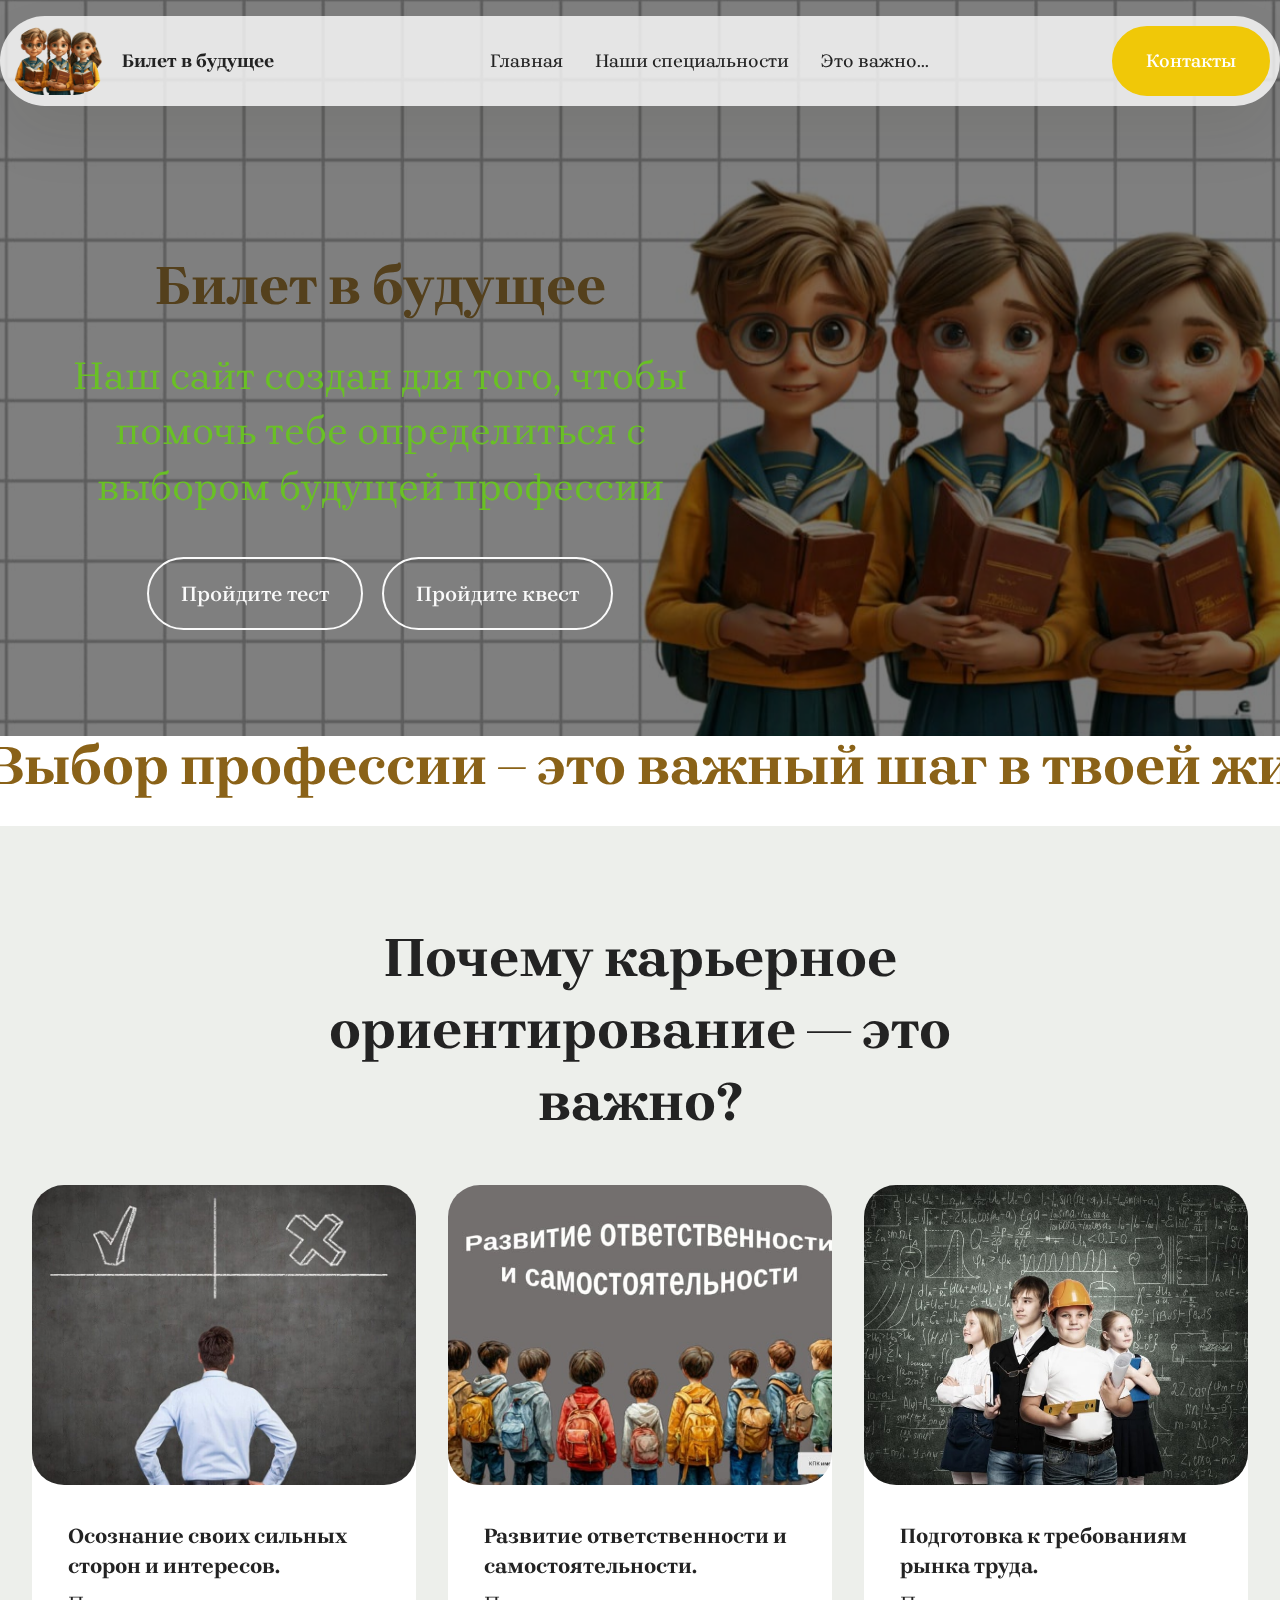
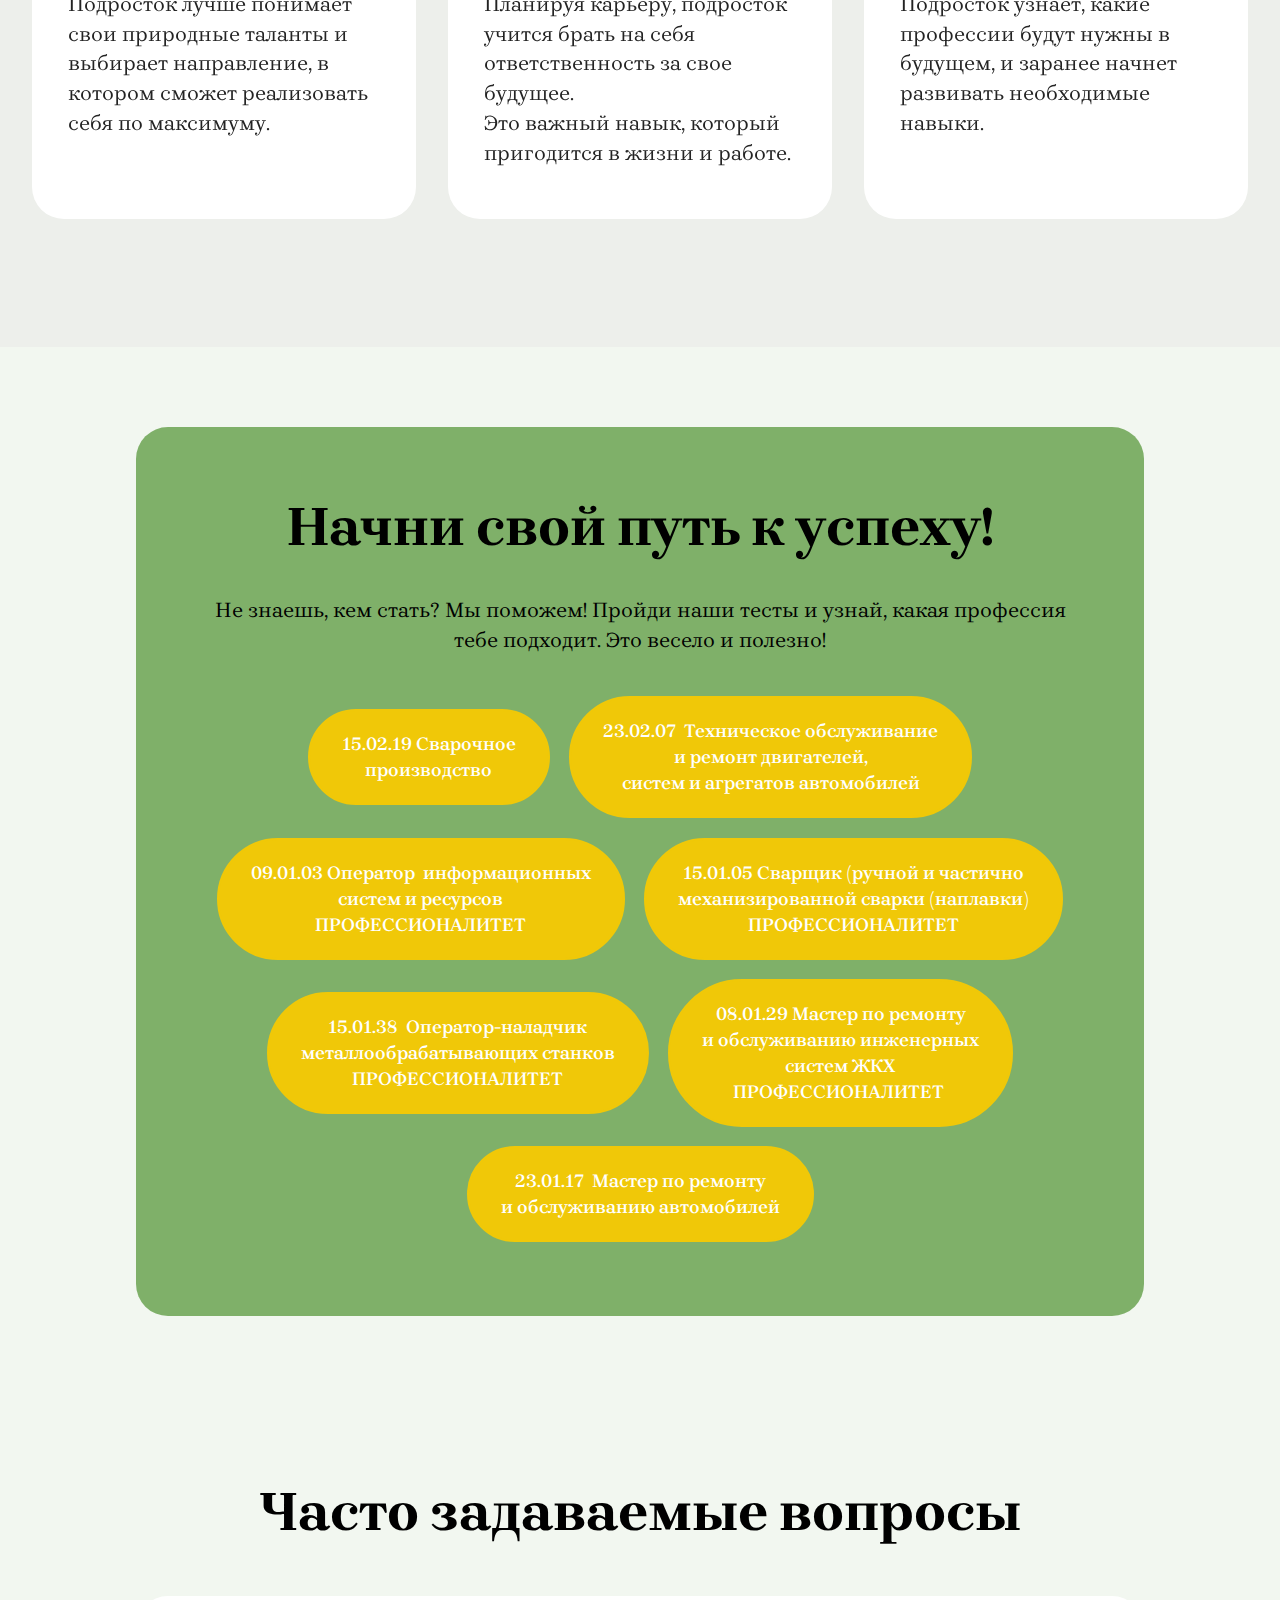
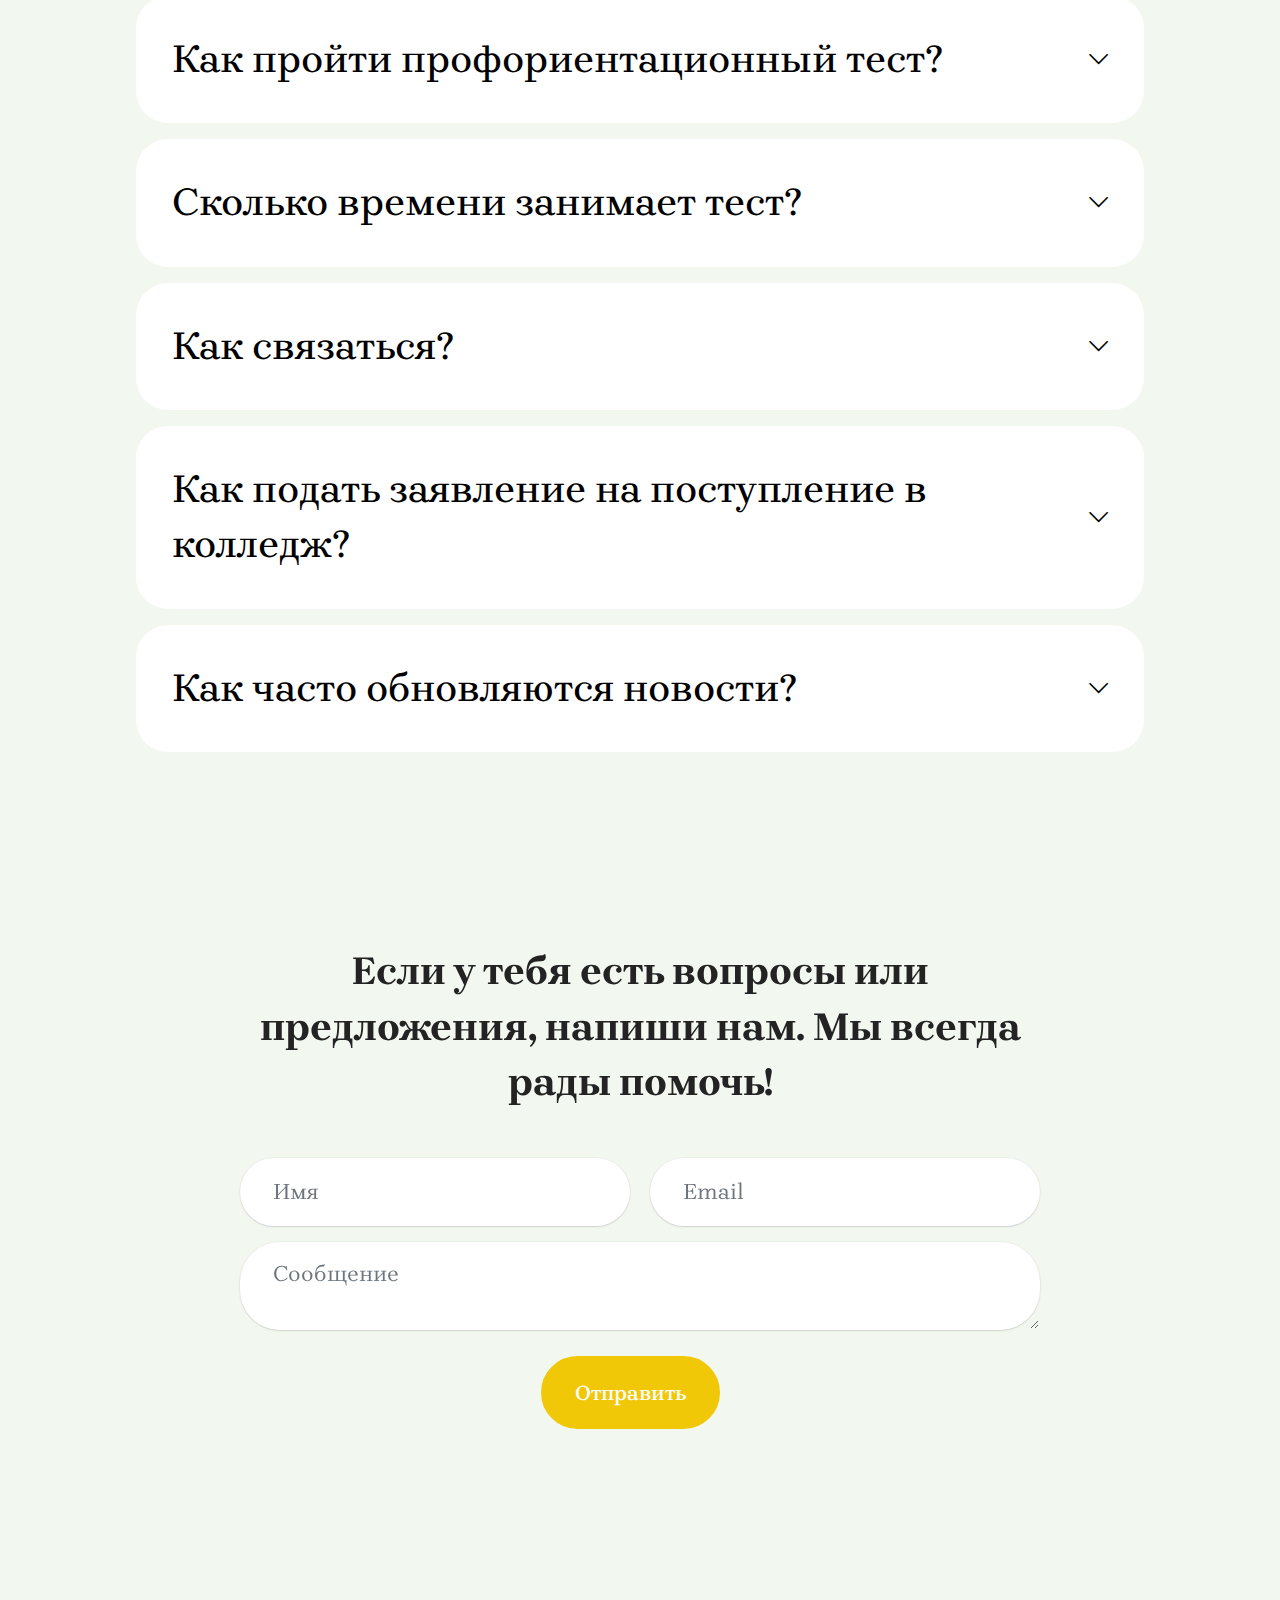
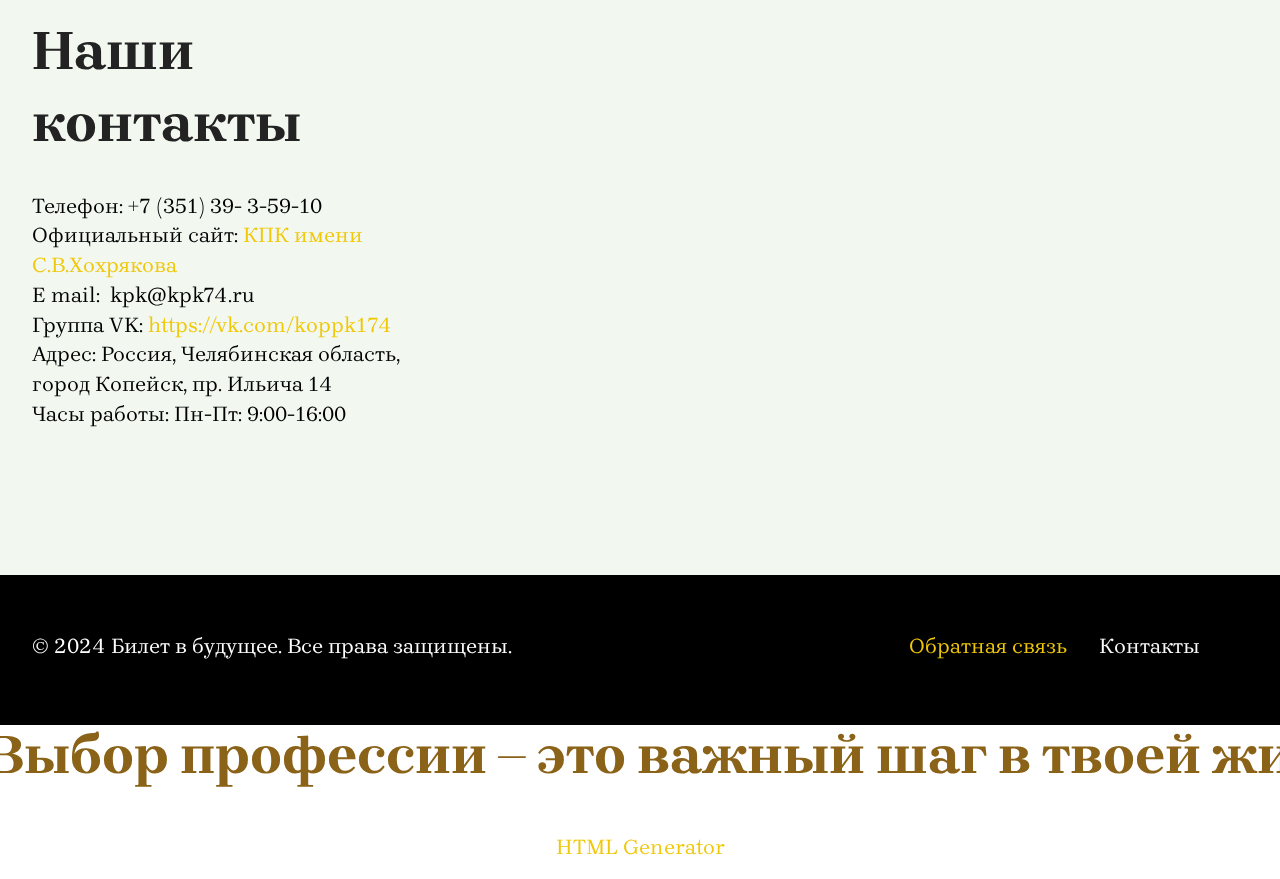
<file: index.html>
<!DOCTYPE html>
<html  >
<head>
  <!-- Site made with Mobirise Website Builder v5.9.27, https://mobirise.com -->
  <meta charset="UTF-8">
  <meta http-equiv="X-UA-Compatible" content="IE=edge">
  <meta name="generator" content="Mobirise v5.9.27, mobirise.com">
  <meta name="viewport" content="width=device-width, initial-scale=1, minimum-scale=1">
  <link rel="shortcut icon" href="assets/images/generated-image-beb889eea70011efa4e5eac5d837a6da-472x367.png" type="image/x-icon">
  <meta name="description" content="Сайт 'Билет в будущее' предлагает школьникам тесты по профориентации, актуальные новости и контактную информацию для обратной связи. Узнайте о своем будущем!">
  
  
  <title>Билет в будущее</title>
  <link rel="stylesheet" href="assets/web/assets/mobirise-icons2/mobirise2.css">
  <link rel="stylesheet" href="assets/bootstrap/css/bootstrap.min.css">
  <link rel="stylesheet" href="assets/bootstrap/css/bootstrap-grid.min.css">
  <link rel="stylesheet" href="assets/bootstrap/css/bootstrap-reboot.min.css">
  <link rel="stylesheet" href="assets/parallax/jarallax.css">
  <link rel="stylesheet" href="assets/dropdown/css/style.css">
  <link rel="stylesheet" href="assets/theme/css/style.css">
  <link rel="preload" href="https://fonts.googleapis.com/css2?family=Brygada+1918:wght@400;700&display=swap&display=swap" as="style" onload="this.onload=null;this.rel='stylesheet'">
  <noscript><link rel="stylesheet" href="https://fonts.googleapis.com/css2?family=Brygada+1918:wght@400;700&display=swap&display=swap"></noscript>
  <link rel="preload" as="style" href="assets/mobirise/css/mbr-additional.css?v=fMup3L"><link rel="stylesheet" href="assets/mobirise/css/mbr-additional.css?v=fMup3L" type="text/css">

  
  
  
</head>
<body>
  
  <section data-bs-version="5.1" class="menu menu2 cid-uuDJdisdGd" once="menu" id="menu-5-uuDJdisdGd">
	

	<nav class="navbar navbar-dropdown navbar-fixed-top navbar-expand-lg">
		<div class="container">
			<div class="navbar-brand">
				<span class="navbar-logo">
					<a href="https://mobiri.se">
						<img src="assets/images/generated-image-beb889eea70011efa4e5eac5d837a6da-472x367.png" alt="Mobirise Website Builder" style="height: 4.3rem;">
					</a>
				</span>
				<span class="navbar-caption-wrap"><a class="navbar-caption text-black display-4" href="https://mobiri.se">Билет в будущее</a></span>
			</div>
			<button class="navbar-toggler" type="button" data-toggle="collapse" data-bs-toggle="collapse" data-target="#navbarSupportedContent" data-bs-target="#navbarSupportedContent" aria-controls="navbarNavAltMarkup" aria-expanded="false" aria-label="Toggle navigation">
				<div class="hamburger">
					<span></span>
					<span></span>
					<span></span>
					<span></span>
				</div>
			</button>
			<div class="collapse navbar-collapse" id="navbarSupportedContent">
				<ul class="navbar-nav nav-dropdown" data-app-modern-menu="true"><li class="nav-item">
						<a class="nav-link link text-black text-primary display-4" href="index.html">Главная</a>
					</li>
					<li class="nav-item">
						<a class="nav-link link text-black text-primary display-4" href="index.html#call-to-action-5-uuDJdivXJx" aria-expanded="false">Наши специальности</a>
					</li>
					<li class="nav-item">
						<a class="nav-link link text-black text-primary display-4" href="index.html#features06-0">Это важно...</a>
					</li></ul>
				
				<div class="navbar-buttons mbr-section-btn"><a class="btn btn-primary display-4" href="index.html#contacts-11-uuDJdixCDB">Контакты</a></div>
			</div>
		</div>
	</nav>
</section>

<section data-bs-version="5.1" class="header18 cid-uuDJdiuCen mbr-parallax-background" id="hero-16-uuDJdiuCen">
  

  <div class="mbr-overlay" style="opacity: 0.5; background-color: rgb(0, 0, 0);"></div>
  <div class="container">
    <div class="row">
      <div class="content-wrap col-12 col-md-7">
        <h1 class="mbr-section-title mbr-fonts-style mbr-white mb-4 display-1">
          <strong>Билет в будущее</strong>
        </h1>
        <h2 class="mbr-section-subtitle mbr-fonts-style mbr-white mb-4 display-5">Наш сайт создан для того, чтобы помочь тебе определиться с выбором будущей профессии</h2>
        
        <div class="mbr-section-btn"><a class="btn btn-white-outline display-7" href="https://trudvsem.ru/proforientation/testing/profession-choice">Пройдите тест</a> <a class="btn btn-white-outline display-7" href="https://trudvsem.ru/proforientation/testing/profession-choice">Пройдите квест</a></div>
      </div>
    </div>
  </div>
</section>

<section data-bs-version="5.1" class="gallery10 cid-uuDJdiuFu9" id="features-61-uuDJdiuFu9">
  


  <div class="container-fluid">

      <div class="loop-container">
        <div class="item display-1" data-linewords="Выбор профессии – это важный шаг в твоей жизни. Правильный выбор поможет тебе достичь успеха и самореализации" data-direction="-1" data-speed="0.01">☁️ Best offers ☁️ Free delivery ☁️ Perfect design ☁️ Comfort ☁️ Support 24/7 ☁️ Vibes</div>

        <div class="item display-1" data-linewords="Выбор профессии – это важный шаг в твоей жизни. Правильный выбор поможет тебе достичь успеха и самореализации" data-direction="-1" data-speed="0.01">☁️ Best offers ☁️ Free delivery ☁️ Perfect design ☁️ Comfort ☁️ Support 24/7 ☁️ Vibes</div>
      </div>
    
  </div>
</section>

<section data-bs-version="5.1" class="features6 start cid-uuE7Gn4C8P" id="features06-0">
	
	
	<div class="container">
		<div class="row justify-content-center">
			<div class="col-12 content-head">
				<div class="mbr-section-head mb-5">
					<h4 class="mbr-section-title mbr-fonts-style align-center mb-0 display-2"><strong>Почему карьерное ориентирование — это важно?</strong></h4>
					
					
				</div>
			</div>
		</div>
		<div class="row">
			<div class="item features-image col-12 col-md-6 col-lg-4">
				<div class="item-wrapper">
					<div class="item-img">
						<img src="assets/images/d49e9b9b0a90602c3311101caa4a53ea-816x673.jpg" alt="Mobirise Website Builder">
					</div>
					<div class="item-content">
						<h5 class="item-title mbr-fonts-style display-7"><strong>Осознание своих сильных сторон и интересов.</strong></h5>
						<p class="mbr-text mbr-fonts-style display-7">Подросток лучше понимает свои природные таланты и выбирает направление, в котором сможет реализовать себя по максимуму.<br> 
						</p>
						
					</div>
				</div>
			</div>
			<div class="item features-image col-12 col-md-6 col-lg-4">
				<div class="item-wrapper">
					<div class="item-img">
						<img src="assets/images/image8-2-816x459.jpg" alt="Mobirise Website Builder">
					</div>
					<div class="item-content">
						<h5 class="item-title mbr-fonts-style display-7"><strong>Развитие ответственности и самостоятельности.</strong></h5>
						<p class="mbr-text mbr-fonts-style display-7">Планируя карьеру, подросток учится брать на себя ответственность за свое будущее.
<br>Это важный навык, который пригодится в жизни и работе.</p>
						
					</div>
				</div>
			</div>
			<div class="item features-image col-12 col-md-6 col-lg-4">
				<div class="item-wrapper">
					<div class="item-img">
						<img src="assets/images/86f2e75f-c4c0-57aa-82a5-e24a57dc7583-816x571.jpg" alt="Mobirise Website Builder">
					</div>
					<div class="item-content">
						<h5 class="item-title mbr-fonts-style display-7"><strong>Подготовка к требованиям рынка труда.&nbsp;</strong></h5>
						<p class="mbr-text mbr-fonts-style display-7">Подросток узнает, какие профессии будут нужны в будущем, и заранее начнет развивать необходимые навыки.<br>
						</p>
						
					</div>
				</div>
			</div>
		</div>
	</div>
</section>

<section data-bs-version="5.1" class="article13 cid-uuDJdivXJx" id="call-to-action-5-uuDJdivXJx">
    
    
    
    <div class="container">
        <div class="row justify-content-center">
            <div class="card col-md-12 col-lg-10">
                <div class="card-wrapper">
                    <div class="card-box align-center">
                        <h4 class="card-title mbr-fonts-style display-2">
                            <strong>Начни свой путь к успеху!</strong>
                        </h4>
                        <p class="mbr-text mbr-fonts-style mt-4 display-7">Не знаешь, кем стать? Мы поможем! Пройди наши тесты и узнай, какая профессия тебе подходит. Это весело и полезно!</p>
                        <div class="mbr-section-btn mt-4"><a class="btn btn-primary display-4" href="page1.html">15.02.19 Сварочное <br>производство</a> <a class="btn btn-primary display-4" href="page2.html">23.02.07&nbsp; Техническое обслуживание <br>и ремонт двигателей,<br> систем и агрегатов автомобилей</a> <a class="btn btn-primary display-4" href="page3.html">09.01.03 Оператор&nbsp; информационных<br>систем и ресурсов <br>ПРОФЕССИОНАЛИТЕТ</a> <a class="btn btn-primary display-4" href="page5.html">15.01.05 Сварщик (ручной и частично<br> механизированной сварки (наплавки) <br>ПРОФЕССИОНАЛИТЕТ</a> <a class="btn btn-primary display-4" href="page6.html">15.01.38&nbsp; Оператор-наладчик<br>металлообрабатывающих станков<br>ПРОФЕССИОНАЛИТЕТ<br></a> <a class="btn btn-primary display-4" href="page7.html">08.01.29 Мастер по ремонту<br> и обслуживанию инженерных<br>систем ЖКХ<br>ПРОФЕССИОНАЛИТЕТ&nbsp;</a> <a class="btn btn-primary display-4" href="page8.html">23.01.17&nbsp; Мастер по ремонту <br>и обслуживанию автомобилей</a></div>
                    </div>
                </div>
            </div>
        </div>
    </div>
</section>

<section data-bs-version="5.1" class="list1 cid-uuDJdiwaub" id="faq-1-uuDJdiwaub">
    
    
    <div class="container">
        <div class="row justify-content-center">
            <div class="col-12 col-md-12 col-lg-10 m-auto">
                <div class="content">
                    <div class="row justify-content-center mb-5">
                        <div class="col-12 content-head">
                            <div class="mbr-section-head">
                                <h4 class="mbr-section-title mbr-fonts-style align-center mb-0 display-2">
                                    <strong>Часто задаваемые вопросы</strong>
                                </h4>
                                
                            </div>
                        </div>
                    </div>
                    <div id="bootstrap-accordion_5" class="panel-group accordionStyles accordion" role="tablist" aria-multiselectable="true">
                        <div class="card">
                            <div class="card-header" role="tab" id="headingOne">
                                <a role="button" class="panel-title collapsed" data-toggle="collapse" data-bs-toggle="collapse" data-core="" href="#collapse1_5" aria-expanded="false" aria-controls="collapse1">
                                    <h6 class="panel-title-edit mbr-semibold mbr-fonts-style mb-0 display-5">Как пройти профориентационный тест?</h6>
                                    <span class="sign mbr-iconfont mobi-mbri-arrow-down"></span>
                                </a>
                            </div>
                            <div id="collapse1_5" class="panel-collapse noScroll collapse" role="tabpanel" aria-labelledby="headingOne" data-parent="#accordion" data-bs-parent="#bootstrap-accordion_5">
                                <div class="panel-body">
                                    <p class="mbr-fonts-style panel-text display-7">Просто нажмите на кнопку "Пройти тест"!</p>
                                </div>
                            </div>
                        </div>
                        <div class="card">
                            <div class="card-header" role="tab" id="headingOne">
                                <a role="button" class="panel-title collapsed" data-toggle="collapse" data-bs-toggle="collapse" data-core="" href="#collapse2_5" aria-expanded="false" aria-controls="collapse2">
                                    <h6 class="panel-title-edit mbr-semibold mbr-fonts-style mb-0 display-5">Сколько времени занимает тест?</h6>
                                    <span class="sign mbr-iconfont mobi-mbri-arrow-down"></span>
                                </a>
                            </div>
                            <div id="collapse2_5" class="panel-collapse noScroll collapse" role="tabpanel" aria-labelledby="headingOne" data-parent="#accordion" data-bs-parent="#bootstrap-accordion_5">
                                <div class="panel-body">
                                    <p class="mbr-fonts-style panel-text display-7">Тест занимает всего 10-15 минут, не больше!</p>
                                </div>
                            </div>
                        </div>
                        <div class="card">
                            <div class="card-header" role="tab" id="headingOne">
                                <a role="button" class="panel-title collapsed" data-toggle="collapse" data-bs-toggle="collapse" data-core="" href="#collapse3_5" aria-expanded="false" aria-controls="collapse3">
                                    <h6 class="panel-title-edit mbr-semibold mbr-fonts-style mb-0 display-5">Как связаться?</h6>
                                    <span class="sign mbr-iconfont mobi-mbri-arrow-down"></span>
                                </a>
                            </div>
                            <div id="collapse3_5" class="panel-collapse noScroll collapse" role="tabpanel" aria-labelledby="headingOne" data-parent="#accordion" data-bs-parent="#bootstrap-accordion_5">
                                <div class="panel-body">
                                    <p class="mbr-fonts-style panel-text display-7">Заполните форму обратной связи на странице 'Контакты'.</p>
                                </div>
                            </div>
                        </div>
                        <div class="card">
                            <div class="card-header" role="tab" id="headingOne">
                                <a role="button" class="panel-title collapsed" data-toggle="collapse" data-bs-toggle="collapse" data-core="" href="#collapse4_5" aria-expanded="false" aria-controls="collapse4">
                                    <h6 class="panel-title-edit mbr-semibold mbr-fonts-style mb-0 display-5">Как подать заявление на поступление в колледж?</h6>
                                    <span class="sign mbr-iconfont mobi-mbri-arrow-down"></span>
                                </a>
                            </div>
                            <div id="collapse4_5" class="panel-collapse noScroll collapse" role="tabpanel" aria-labelledby="headingOne" data-parent="#accordion" data-bs-parent="#bootstrap-accordion_5">
                                <div class="panel-body">
                                    <p class="mbr-fonts-style panel-text display-7">Заявление можно подать через гос.услуги!</p>
                                </div>
                            </div>
                        </div>
                        <div class="card">
                            <div class="card-header" role="tab" id="headingOne">
                                <a role="button" class="panel-title collapsed" data-toggle="collapse" data-bs-toggle="collapse" data-core="" href="#collapse5_5" aria-expanded="false" aria-controls="collapse5">
                                    <h6 class="panel-title-edit mbr-semibold mbr-fonts-style mb-0 display-5">Как часто обновляются новости?</h6>
                                    <span class="sign mbr-iconfont mobi-mbri-arrow-down"></span>
                                </a>
                            </div>
                            <div id="collapse5_5" class="panel-collapse noScroll collapse" role="tabpanel" aria-labelledby="headingOne" data-parent="#accordion" data-bs-parent="#bootstrap-accordion_5">
                                <div class="panel-body">
                                    <p class="mbr-fonts-style panel-text display-7">Новости обновляются каждую неделю, не пропустите!</p>
                                </div>
                            </div>
                        </div>
                        
                    </div>
                </div>
            </div>
        </div>
    </div>
</section>

<section data-bs-version="5.1" class="form5 cid-uuDJdixRXg" id="contact-form-3-uuDJdixRXg">
    
    
    <div class="container">
        <div class="row justify-content-center">
            <div class="col-12 content-head">
                <div class="mbr-section-head mb-5">
                    <h3 class="mbr-section-title mbr-fonts-style align-center mb-0 display-5"><strong>Если у тебя есть вопросы или предложения, напиши нам. Мы всегда рады помочь!</strong></h3>
                    
                </div>
            </div>
        </div>
        <div class="row justify-content-center">
            <div class="col-lg-8 mx-auto mbr-form" data-form-type="formoid">
                <form action="https://mobirise.eu/" method="POST" class="mbr-form form-with-styler" data-form-title="Form Name"><input type="hidden" name="email" data-form-email="true" value="QgXZB1KaYicZEl4Thc/O1d+Z43U9r0ZBJGEsiIrUtcKGop1c5h5FzknBh6MwYITJ0R0Irb6QDPdFedDvtw2qNMl5WeqsRnJBV5vcz/6Jh3zA+oW2OOJBmtQ9KnFLTPiP">
                    <div class="row">
                        <div hidden="hidden" data-form-alert="" class="alert alert-success col-12">спасибо за обращение, мы вам ответим в ближайшее время</div>
                        <div hidden="hidden" data-form-alert-danger="" class="alert alert-danger col-12">
                            Oops...! some problem!
                        </div>
                    </div>
                    <div class="dragArea row">
                        <div class="col-md col-sm-12 form-group mb-3" data-for="name">
                            <input type="text" name="name" placeholder="Имя" data-form-field="name" class="form-control" value="" id="name-contact-form-3-uuDJdixRXg">
                        </div>
                        <div class="col-md col-sm-12 form-group mb-3" data-for="email">
                            <input type="email" name="email" placeholder="Email" data-form-field="email" class="form-control" value="" id="email-contact-form-3-uuDJdixRXg">
                        </div>
                        
                        <div class="col-12 form-group mb-3" data-for="textarea">
                            <textarea name="textarea" placeholder="Сообщение" data-form-field="textarea" class="form-control" id="textarea-contact-form-3-uuDJdixRXg"></textarea>
                        </div>
                        <div class="col-lg-12 col-md-12 col-sm-12 align-center mbr-section-btn">
                            <button type="submit" class="btn btn-primary display-7">Отправить</button>
                        </div>
                    </div>
                </form>
            </div>
        </div>
    </div>
</section>

<section data-bs-version="5.1" class="contacts03 cid-uuDJdixCDB" id="contacts-11-uuDJdixCDB">
  

  
  <div class="container">
    <div class="row justify-content-center">
      <div class="col-lg-4">
        <div class="col-12 col-md-12">
          <h5 class="mbr-section-title mbr-fonts-style mt-0 mb-4 display-2">
            <strong>Наши контакты</strong>
          </h5>
          <p class="mbr-section-subtitle mbr-fonts-style mt-0 mb-4 display-7">
            Телефон: +7 (351) 39- 3-59-10<br>Официальный сайт: <a href="https://kpk74.ru/ru/" class="text-primary">КПК имени С.В.Хохрякова</a><br>Е mail:&nbsp; kpk@kpk74.ru<br>Группа VK:&nbsp;<a href="https://vk.com/koppk174" class="text-primary">https://vk.com/koppk174</a>&nbsp;<br>Адрес: Россия, Челябинская область, город Копейск, пр. Ильича 14<br>Часы работы: Пн-Пт: 9:00-16:00
          </p> 

          
        </div>
      </div>
        <div class="col-lg-8 side-features">
        <div class="google-map"><iframe frameborder="0" style="border:0" src="https://www.google.com/maps/embed?pb=!1m18!1m12!1m3!1d2282.2309533793436!2d61.611573477372474!3d55.109229372852745!2m3!1f0!2f0!3f0!3m2!1i1024!2i768!4f13.1!3m3!1m2!1s0x43c5f3fa3ab61075%3A0x1a6e6ae74b47624d!2z0JrQvtC_0LXQudGB0LrQuNC5INC_0L7Qu9C40YLQtdGF0L3QuNGH0LXRgdC60LjQuSDQutC-0LvQu9C10LTQtg!5e0!3m2!1sru!2sru!4v1732161109795!5m2!1sru!2sru" allowfullscreen=""></iframe></div>
      </div>
    </div>
  </div>
</section>

<section data-bs-version="5.1" class="footer2 cid-uuDJdixVuS" once="footers" id="footer-5-uuDJdixVuS">
    

    
    

    <div class="container">
        <div class="row">
            <div class="col-12 col-lg-6 center mt-2 mb-3">
                <p class="mbr-fonts-style copyright mb-0 display-7">© 2024 Билет в будущее. Все права защищены.</p>
            </div>
            <div class="col-12 col-lg-6 center">
                <div class="row-links mt-2 mb-3">
                    <ul class="row-links-soc">
                        
                        
                        
                        
                    <li class="row-links-soc-item mbr-fonts-style display-7"></li><li class="row-links-soc-item mbr-fonts-style display-7"><a href="index.html#bottom" class="text-primary">Обратная связь</a></li><li class="row-links-soc-item mbr-fonts-style display-7">
                            <a href="index.html#bottom" class="text-white text-primary">Контакты</a>
                        </li><li class="row-links-soc-item mbr-fonts-style display-7"></li></ul>
                </div>
            </div>
        </div>
    </div>
</section>

<section data-bs-version="5.1" class="gallery10 cid-uzQuE5rLGV" id="gallery10-18">
  


  <div class="container-fluid">

      <div class="loop-container">
        <div class="item display-1" data-linewords="Выбор профессии – это важный шаг в твоей жизни. Правильный выбор поможет тебе достичь успеха и самореализации" data-direction="-1" data-speed="0.01">☁️ Best offers ☁️ Free delivery ☁️ Perfect design ☁️ Comfort ☁️ Support 24/7 ☁️ Vibes</div>

        <div class="item display-1" data-linewords="Выбор профессии – это важный шаг в твоей жизни. Правильный выбор поможет тебе достичь успеха и самореализации" data-direction="-1" data-speed="0.01">☁️ Best offers ☁️ Free delivery ☁️ Perfect design ☁️ Comfort ☁️ Support 24/7 ☁️ Vibes</div>
      </div>
    
  </div>
</section><section class="display-7" style="padding: 0;align-items: center;justify-content: center;flex-wrap: wrap;    align-content: center;display: flex;position: relative;height: 4rem;"><a href="https://mobiri.se/3592774" style="flex: 1 1;height: 4rem;position: absolute;width: 100%;z-index: 1;"><img alt="" style="height: 4rem;" src="[data-uri]"></a><p style="margin: 0;text-align: center;" class="display-7">&#8204;</p><a style="z-index:1" href="https://mobirise.com/html-builder.html">HTML Generator</a></section><script src="assets/bootstrap/js/bootstrap.bundle.min.js"></script>  <script src="assets/parallax/jarallax.js"></script>  <script src="assets/smoothscroll/smooth-scroll.js"></script>  <script src="assets/ytplayer/index.js"></script>  <script src="assets/dropdown/js/navbar-dropdown.js"></script>  <script src="assets/mbr-switch-arrow/mbr-switch-arrow.js"></script>  <script src="assets/theme/js/script.js"></script>  <script src="assets/formoid/formoid.min.js"></script>  
  
  
</body>
</html>
</file>
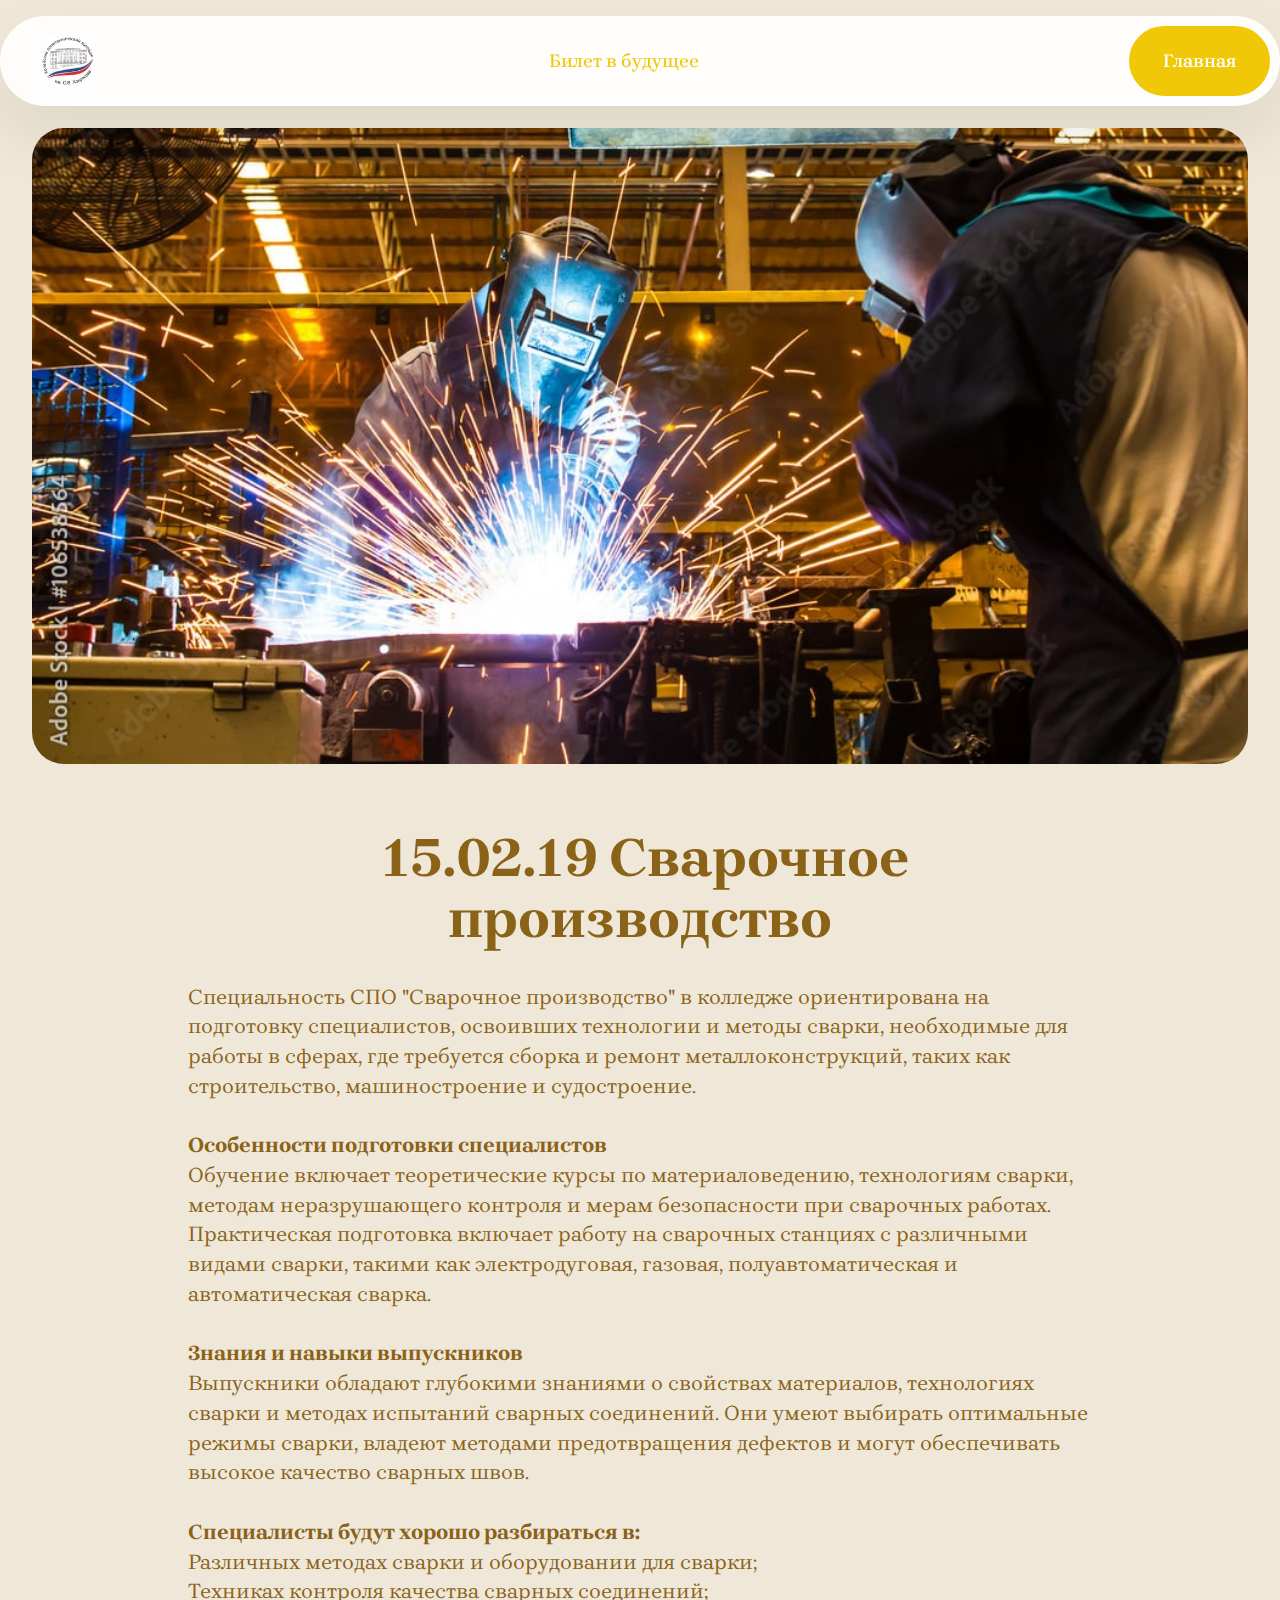
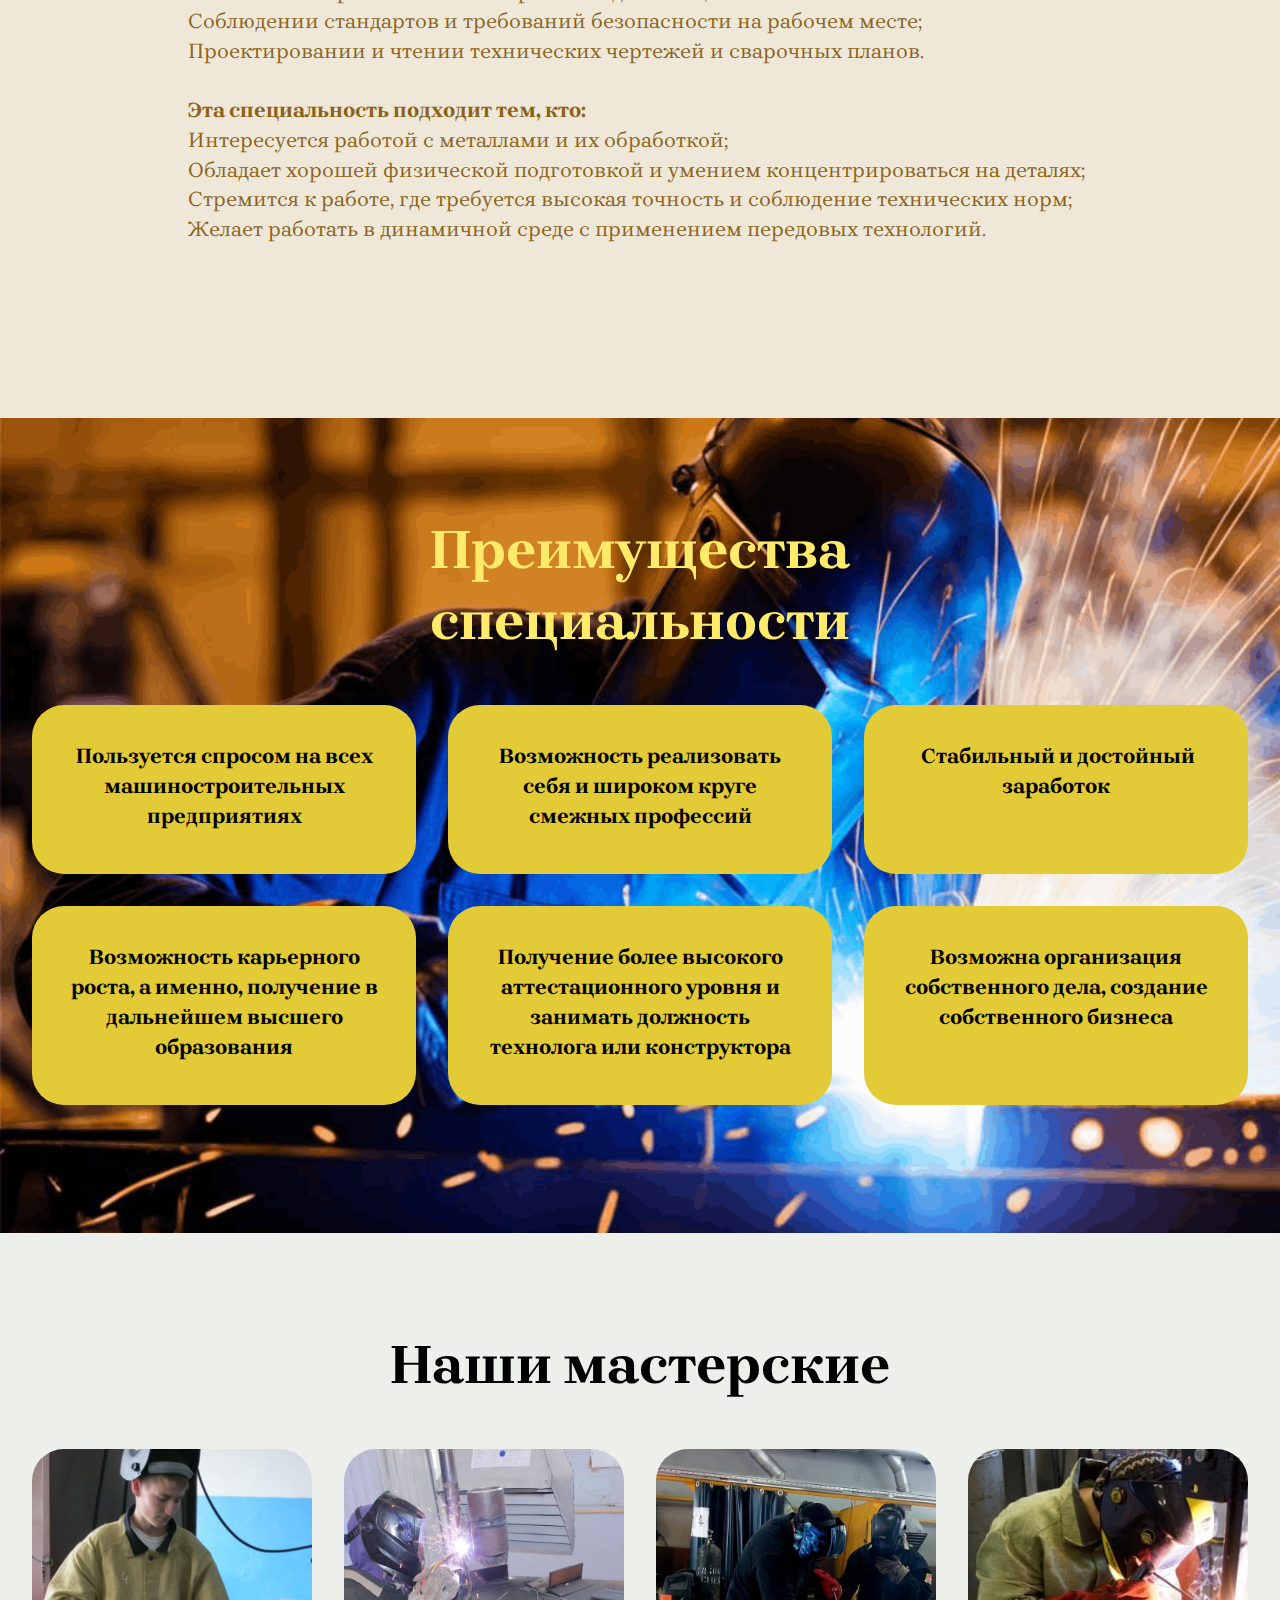
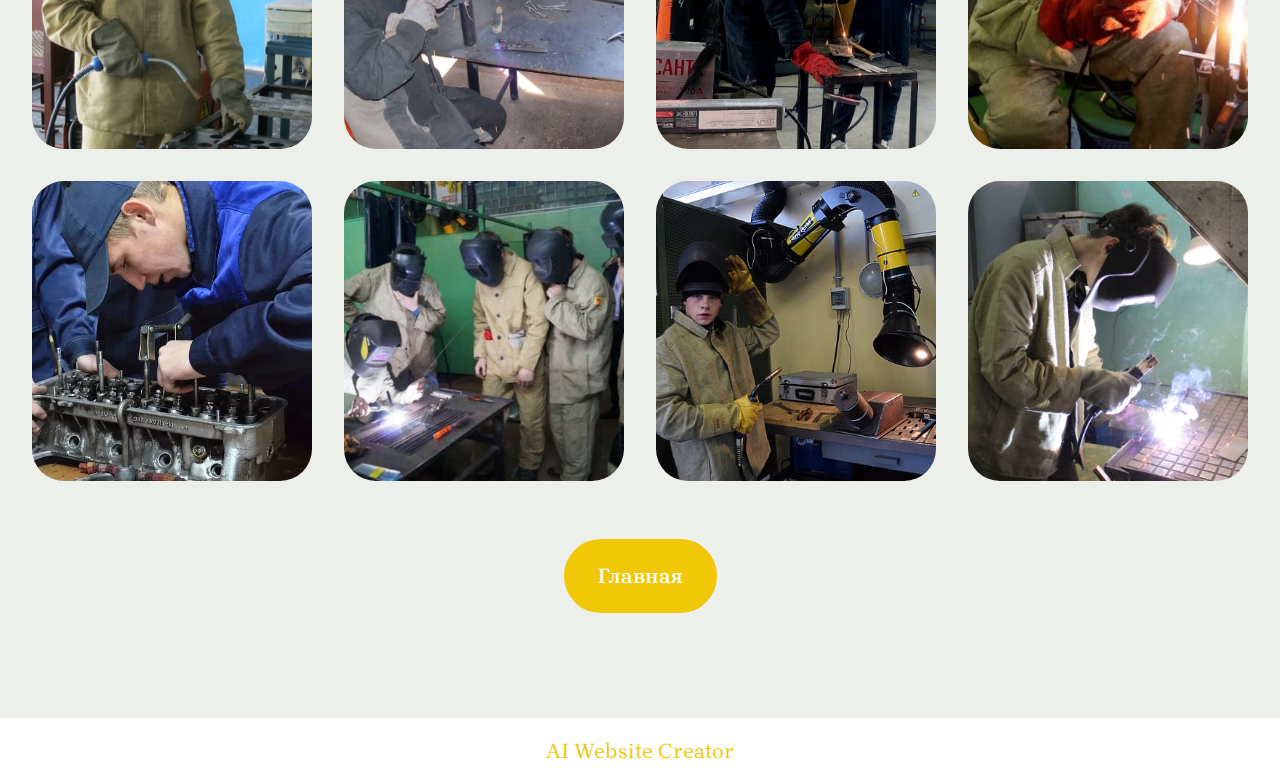
<file: page1.html>
<!DOCTYPE html>
<html  >
<head>
  <!-- Site made with Mobirise Website Builder v5.9.27, https://mobirise.com -->
  <meta charset="UTF-8">
  <meta http-equiv="X-UA-Compatible" content="IE=edge">
  <meta name="generator" content="Mobirise v5.9.27, mobirise.com">
  <meta name="viewport" content="width=device-width, initial-scale=1, minimum-scale=1">
  <link rel="shortcut icon" href="assets/images/generated-image-beb889eea70011efa4e5eac5d837a6da-472x367.png" type="image/x-icon">
  <meta name="description" content="">
  
  
  <title>15.02.19 Сварочное производство</title>
  <link rel="stylesheet" href="assets/web/assets/mobirise-icons2/mobirise2.css">
  <link rel="stylesheet" href="assets/bootstrap/css/bootstrap.min.css">
  <link rel="stylesheet" href="assets/bootstrap/css/bootstrap-grid.min.css">
  <link rel="stylesheet" href="assets/bootstrap/css/bootstrap-reboot.min.css">
  <link rel="stylesheet" href="assets/dropdown/css/style.css">
  <link rel="stylesheet" href="assets/theme/css/style.css">
  <link rel="preload" href="https://fonts.googleapis.com/css2?family=Brygada+1918:wght@400;700&display=swap&display=swap" as="style" onload="this.onload=null;this.rel='stylesheet'">
  <noscript><link rel="stylesheet" href="https://fonts.googleapis.com/css2?family=Brygada+1918:wght@400;700&display=swap&display=swap"></noscript>
  <link rel="preload" as="style" href="assets/mobirise/css/mbr-additional.css?v=2eMS2P"><link rel="stylesheet" href="assets/mobirise/css/mbr-additional.css?v=2eMS2P" type="text/css">

  
  
  
</head>
<body>
  
  <section data-bs-version="5.1" class="menu menu1 cid-tJGsCG1vVL" once="menu" id="menu01-1">
	

	<nav class="navbar navbar-dropdown navbar-fixed-top navbar-expand-lg">
		<div class="container">
			<div class="navbar-brand">
				<span class="navbar-logo">
					<a href="https://mobiri.se">
						<img src="assets/images/lefeowb-cb0-96x88.jpg" alt="Mobirise Website Builder" style="height: 3rem;">
					</a>
				</span>
				
			</div>
			<button class="navbar-toggler" type="button" data-toggle="collapse" data-bs-toggle="collapse" data-target="#navbarSupportedContent" data-bs-target="#navbarSupportedContent" aria-controls="navbarNavAltMarkup" aria-expanded="false" aria-label="Toggle navigation">
				<div class="hamburger">
					<span></span>
					<span></span>
					<span></span>
					<span></span>
				</div>
			</button>
			<div class="collapse navbar-collapse" id="navbarSupportedContent">
				<ul class="navbar-nav nav-dropdown" data-app-modern-menu="true"><li class="nav-item">
						<a class="nav-link link text-primary display-4" href="page1.html#top">Билет в будущее</a>
					</li></ul>
				
				<div class="navbar-buttons mbr-section-btn"><a class="btn btn-primary display-4" href="index.html">Главная</a></div>
			</div>
		</div>
	</nav>
</section>

<section data-bs-version="5.1" class="header16 cid-tJGs7X2OSn" id="header16-0">
  

  
  

  <div class="text-center container">
    <div class="row justify-content-center mb-4">
      <div class="col-12 col-lg-12">
        <div class="image-wrap">
          <img src="assets/images/1000-f-106538564-hcez7oetwd9oqt2ir8fm9e9r7geqiexp-1000x523.jpg" alt="Mobirise Website Builder">
        </div>
      </div>
    </div>
    <div class="row justify-content-center">
      <div class="col-md-12 col-lg-9">
        <h1 class="mbr-section-title mbr-fonts-style mt-4 display-1"><strong>&nbsp;15.02.19 Сварочное производство</strong></h1>
        <p class="mbr-text mbr-fonts-style mt-4 display-7">Специальность СПО "Сварочное производство" в колледже ориентирована на подготовку специалистов, освоивших технологии и методы сварки, необходимые для работы в сферах, где требуется сборка и ремонт металлоконструкций, таких как строительство, машиностроение и судостроение.<br><br><strong>Особенности подготовки специалистов
</strong><br>Обучение включает теоретические курсы по материаловедению, технологиям сварки, методам неразрушающего контроля и мерам безопасности при сварочных работах. Практическая подготовка включает работу на сварочных станциях с различными видами сварки, такими как электродуговая, газовая, полуавтоматическая и автоматическая сварка.<br><br><strong>Знания и навыки выпускников
</strong><br>Выпускники обладают глубокими знаниями о свойствах материалов, технологиях сварки и методах испытаний сварных соединений. Они умеют выбирать оптимальные режимы сварки, владеют методами предотвращения дефектов и могут обеспечивать высокое качество сварных швов.<br>
<br><strong>Специалисты будут хорошо разбираться в:
</strong><br>Различных методах сварки и оборудовании для сварки;
<br>Техниках контроля качества сварных соединений;
<br>Соблюдении стандартов и требований безопасности на рабочем месте;
<br>Проектировании и чтении технических чертежей и сварочных планов.<br><br><strong>Эта специальность подходит тем, кто:
</strong><br>Интересуется работой с металлами и их обработкой;
<br>Обладает хорошей физической подготовкой и умением концентрироваться на деталях;
<br>Стремится к работе, где требуется высокая точность и соблюдение технических норм;
<br>Желает работать в динамичной среде с применением передовых технологий.<br></p>
        <div class="row-links mt-4">
          <ul class="header-menu">
            
            
            
            
          <li class="header-menu-item mbr-fonts-style display-7"></li><li class="header-menu-item mbr-fonts-style display-7"><br><div>
</div><div>
</div></li><li class="header-menu-item mbr-fonts-style display-7"><div><br></div><div>
</div></li></ul>
        </div>
      </div>
    </div>
  </div>
</section>

<section data-bs-version="5.1" class="features032 cid-uuPnB4BbWR" id="features032-3">
  

  
  
  <div class="container">
    <div class="row justify-content-center">
      <div class="col-12 mb-5 content-head">
        <h3 class="mbr-section-title mbr-fonts-style align-center mb-0 display-2"><strong>Преимущества специальности</strong></h3>
        
      </div>
    </div>
    <div class="row">
      <div class="item features-without-image col-12 col-lg-4 active item-mb">
        <div class="item-wrapper">
          <div class="card-box align-left">
            
            <h5 class="card-title mbr-fonts-style display-7"><strong>Пользуется спросом на всех машиностроительных предприятиях</strong></h5>
            
          </div>
        </div>
      </div>
      <div class="item features-without-image col-12 col-lg-4 item-mb">
        <div class="item-wrapper">
          <div class="card-box align-left">
            
            <h5 class="card-title mbr-fonts-style display-7"><strong>Возможность реализовать себя и широком круге смежных профессий</strong></h5>
            
          </div>
        </div>
      </div>
      <div class="item features-without-image col-12 col-lg-4 item-mb">
        <div class="item-wrapper">
          <div class="card-box align-left">
            
            <h5 class="card-title mbr-fonts-style display-7"><strong>&nbsp;Стабильный и достойный заработок</strong></h5>
            
          </div>
        </div>
      </div>
      <div class="item features-without-image col-12 col-lg-4 item-mb">
        <div class="item-wrapper">
          <div class="card-box align-left">
            
            <h5 class="card-title mbr-fonts-style display-7"><strong>Возможность карьерного роста, а именно, получение в дальнейшем высшего образования</strong></h5>
            
          </div>
        </div>
      </div>
      
      <div class="item features-without-image col-12 col-lg-4 item-mb">
        <div class="item-wrapper">
          <div class="card-box align-left">
            
            <h5 class="card-title mbr-fonts-style display-7"><strong>Получение более высокого аттестационного уровня и занимать должность технолога или конструктора</strong></h5>
            
          </div>
        </div>
      </div><div class="item features-without-image col-12 col-lg-4 item-mb">
        <div class="item-wrapper">
          <div class="card-box align-left">
            
            <h5 class="card-title mbr-fonts-style display-7"><strong>Возможна организация собственного дела, создание собственного бизнеса</strong></h5>
            
          </div>
        </div>
      </div>
    </div>
  </div>
</section>

<section data-bs-version="5.1" class="gallery06 cid-uuPnaW4h9m" id="gallery06-2">
    
    
    <div class="container">
        <div class="row justify-content-center">
            <div class="col-12 content-head">
                <div class="mbr-section-head mb-5">
                    <h4 class="mbr-section-title mbr-fonts-style align-center mb-0 display-2"><strong>Наши мастерские</strong></h4>
                    
                </div>
            </div>
        </div>
        <div class="row">
            <div class="item features-image col-12 col-md-6 col-lg-3 active">
                <div class="item-wrapper">
                    <div class="item-img">
                        <img src="assets/images/1-596x447.jpg" alt="Mobirise Website Builder" title="" data-slide-to="0" data-bs-slide-to="0">
                    </div>
                </div>
            </div>
            <div class="item features-image col-12 col-md-6 col-lg-3">
                <div class="item-wrapper">
                    <div class="item-img">
                        <img src="assets/images/img-1614-596x398.jpg" alt="Mobirise Website Builder" title="" data-slide-to="1" data-bs-slide-to="1">
                    </div>
                </div>
            </div>
            <div class="item features-image col-12 col-md-6 col-lg-3">
                <div class="item-wrapper">
                    <div class="item-img">
                        <img src="assets/images/50zm1ta62a2fw0wmer59t5xe7nu7hr0c-596x384.jpg" alt="Mobirise Website Builder" title="" data-slide-to="2" data-bs-slide-to="2">
                    </div>
                </div>
            </div>
            <div class="item features-image col-12 col-md-6 col-lg-3">
                <div class="item-wrapper">
                    <div class="item-img">
                        <img src="assets/images/foto-5.14-596x331.jpg" alt="Mobirise Website Builder" title="" data-slide-to="3" data-bs-slide-to="3">
                    </div>
                </div>
            </div>
            <div class="item features-image col-12 col-md-6 col-lg-3">
                <div class="item-wrapper">
                    <div class="item-img">
                        <img src="assets/images/i-1.webp" alt="Mobirise Website Builder" title="" data-slide-to="4" data-bs-slide-to="4">
                    </div>
                </div>
            </div>
            <div class="item features-image col-12 col-md-6 col-lg-3">
                <div class="item-wrapper">
                    <div class="item-img">
                        <img src="assets/images/svarshchiki-1000-596x398.jpg" alt="Mobirise Website Builder" title="" data-slide-to="5" data-bs-slide-to="5">
                    </div>
                </div>
            </div>
            <div class="item features-image col-12 col-md-6 col-lg-3">
                <div class="item-wrapper">
                    <div class="item-img">
                        <img src="assets/images/9c5192961-6078003-550x412.jpg" alt="Mobirise Website Builder" title="" data-slide-to="6" data-bs-slide-to="6">
                    </div>
                </div>
            </div>
            <div class="item features-image col-12 col-md-6 col-lg-3">
                <div class="item-wrapper">
                    <div class="item-img">
                        <img src="assets/images/akm1xzblcqqwfr4sgs7rw51pu9yt4ew5-596x398.jpg" alt="Mobirise Website Builder" title="" data-slide-to="7" data-bs-slide-to="7">
                    </div>
                </div>
            </div>

        </div>
        <div class="mbr-section-btn mt-4"><a class="btn btn-primary display-7" href="index.html">Главная</a></div>
    </div>
</section><section class="display-7" style="padding: 0;align-items: center;justify-content: center;flex-wrap: wrap;    align-content: center;display: flex;position: relative;height: 4rem;"><a href="https://mobiri.se/3592774" style="flex: 1 1;height: 4rem;position: absolute;width: 100%;z-index: 1;"><img alt="" style="height: 4rem;" src="[data-uri]"></a><p style="margin: 0;text-align: center;" class="display-7">&#8204;</p><a style="z-index:1" href="https://mobirise.com/builder/ai-website-creator.html">AI Website Creator</a></section><script src="assets/bootstrap/js/bootstrap.bundle.min.js"></script>  <script src="assets/smoothscroll/smooth-scroll.js"></script>  <script src="assets/ytplayer/index.js"></script>  <script src="assets/dropdown/js/navbar-dropdown.js"></script>  <script src="assets/theme/js/script.js"></script>  
  
  
</body>
</html>
</file>
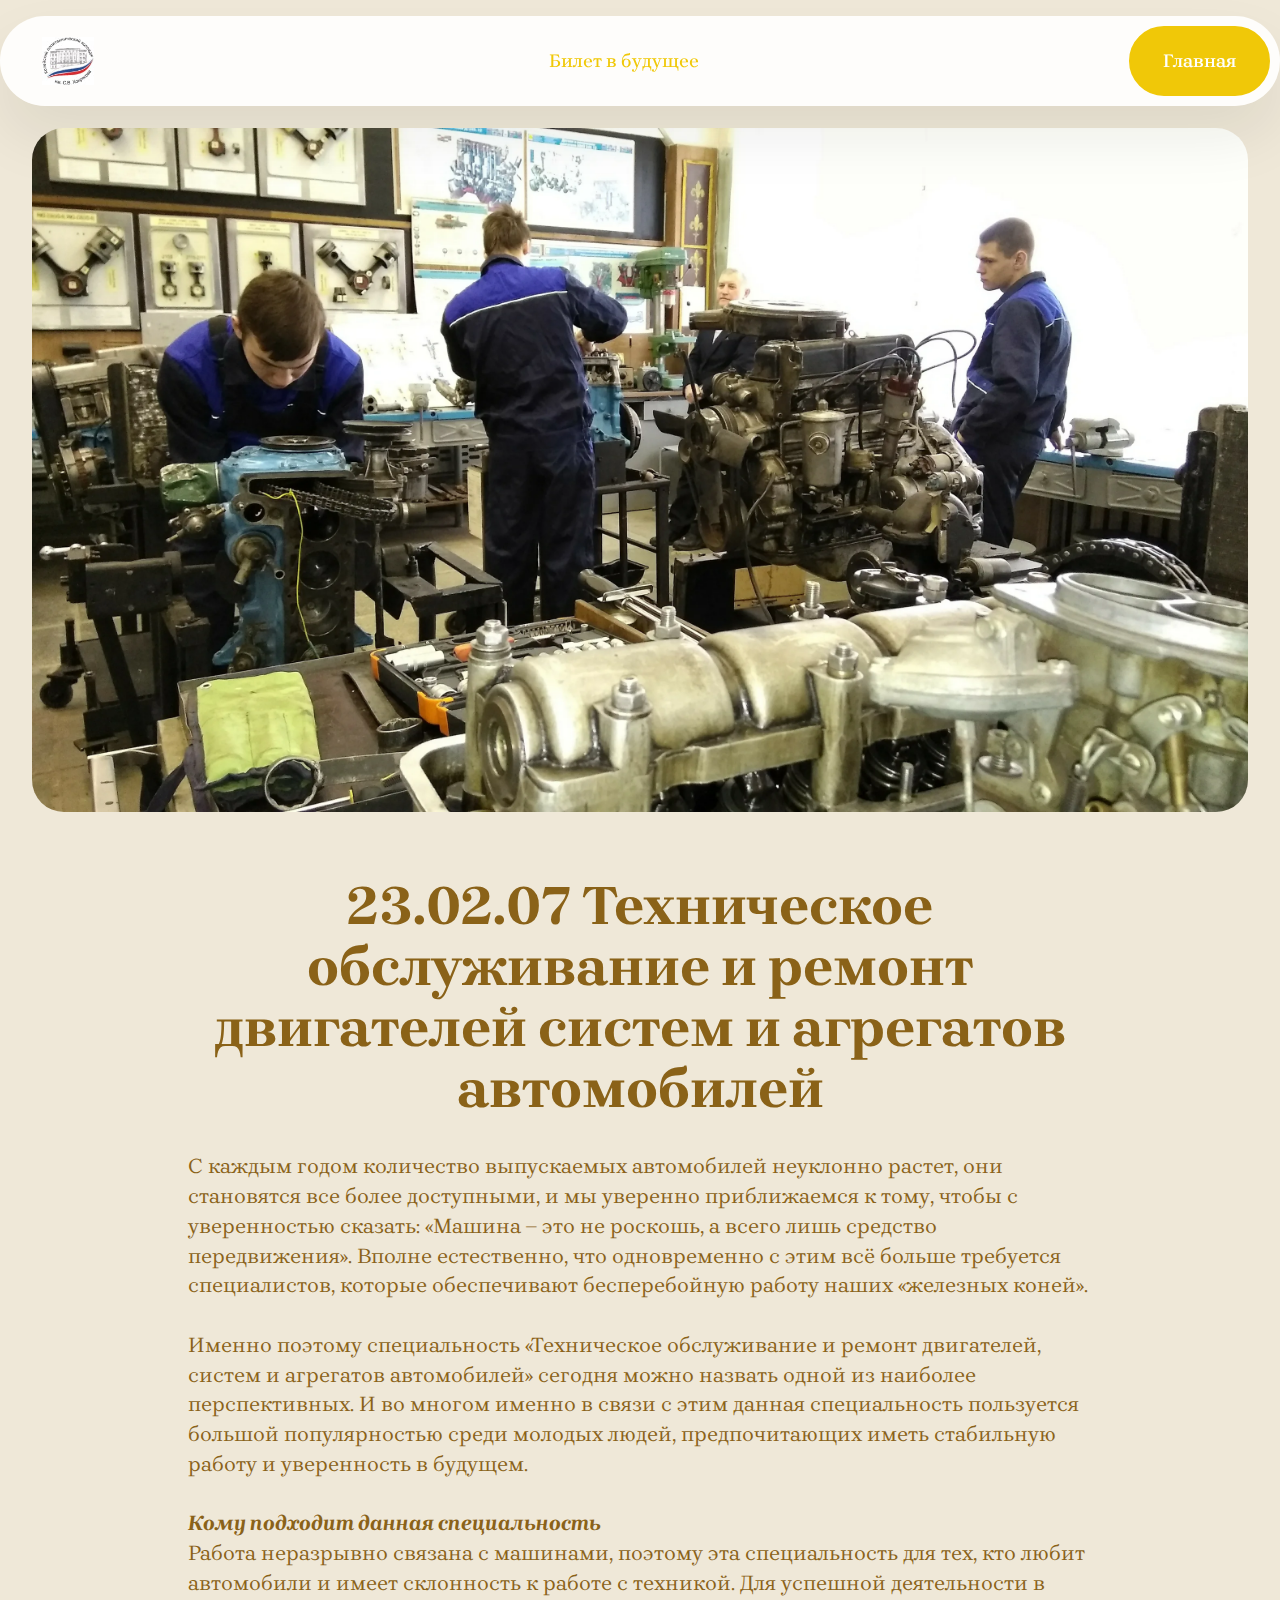
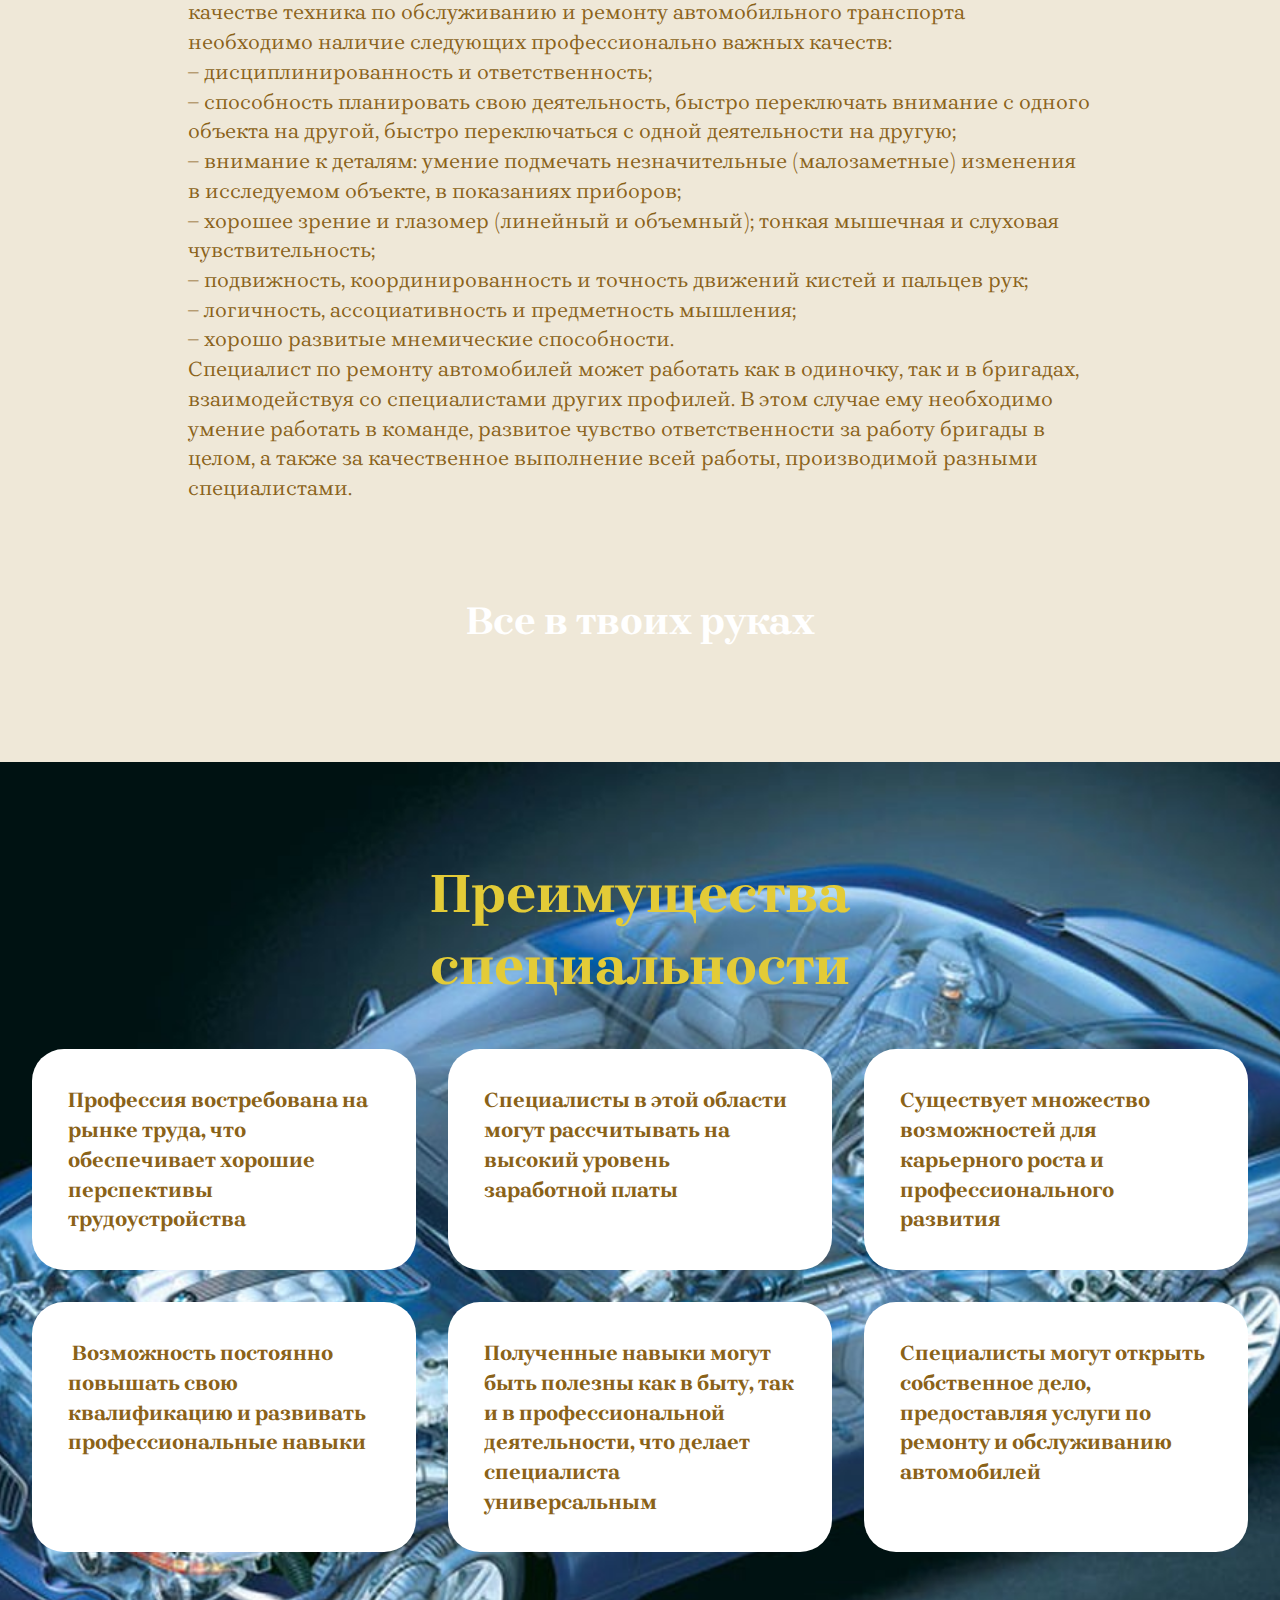
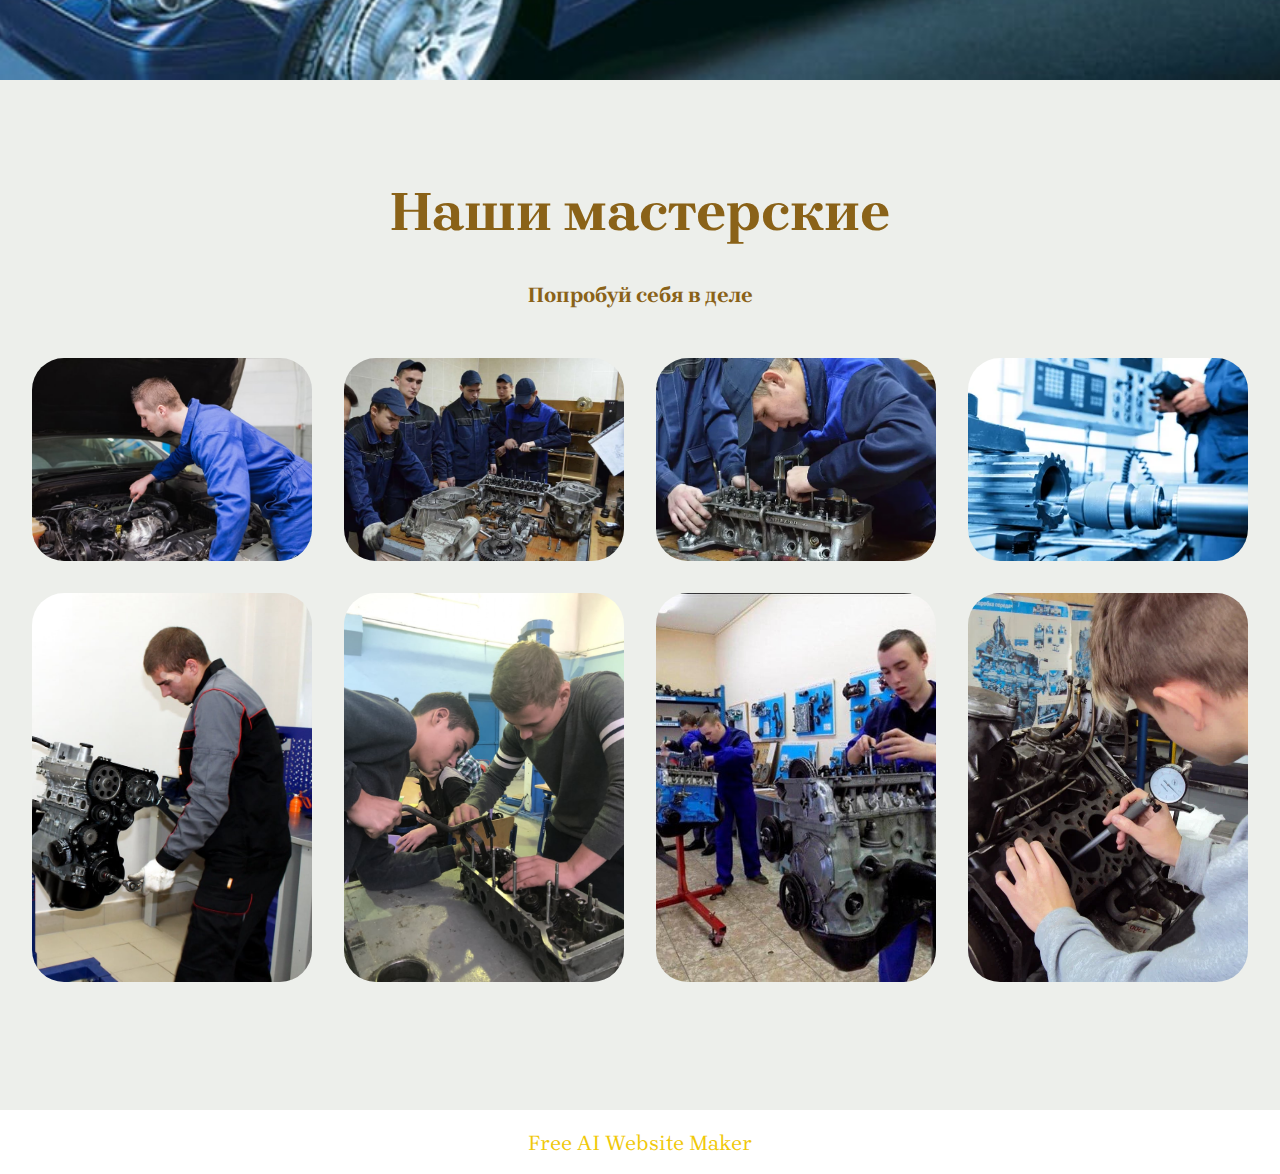
<file: page2.html>
<!DOCTYPE html>
<html  >
<head>
  <!-- Site made with Mobirise Website Builder v5.9.27, https://mobirise.com -->
  <meta charset="UTF-8">
  <meta http-equiv="X-UA-Compatible" content="IE=edge">
  <meta name="generator" content="Mobirise v5.9.27, mobirise.com">
  <meta name="viewport" content="width=device-width, initial-scale=1, minimum-scale=1">
  <link rel="shortcut icon" href="assets/images/generated-image-beb889eea70011efa4e5eac5d837a6da-472x367.png" type="image/x-icon">
  <meta name="description" content="">
  
  
  <title>23.02.07 Техническое обслуживание и ремонт двигателей систем и агрегатов автомобилей</title>
  <link rel="stylesheet" href="assets/web/assets/mobirise-icons2/mobirise2.css">
  <link rel="stylesheet" href="assets/bootstrap/css/bootstrap.min.css">
  <link rel="stylesheet" href="assets/bootstrap/css/bootstrap-grid.min.css">
  <link rel="stylesheet" href="assets/bootstrap/css/bootstrap-reboot.min.css">
  <link rel="stylesheet" href="assets/dropdown/css/style.css">
  <link rel="stylesheet" href="assets/theme/css/style.css">
  <link rel="preload" href="https://fonts.googleapis.com/css2?family=Brygada+1918:wght@400;700&display=swap&display=swap" as="style" onload="this.onload=null;this.rel='stylesheet'">
  <noscript><link rel="stylesheet" href="https://fonts.googleapis.com/css2?family=Brygada+1918:wght@400;700&display=swap&display=swap"></noscript>
  <link rel="preload" as="style" href="assets/mobirise/css/mbr-additional.css?v=NEhjPo"><link rel="stylesheet" href="assets/mobirise/css/mbr-additional.css?v=NEhjPo" type="text/css">

  
  
  
</head>
<body>
  
  <section data-bs-version="5.1" class="menu menu1 cid-tJGsCG1vVL" once="menu" id="menu01-1">
	

	<nav class="navbar navbar-dropdown navbar-fixed-top navbar-expand-lg">
		<div class="container">
			<div class="navbar-brand">
				<span class="navbar-logo">
					<a href="https://mobiri.se">
						<img src="assets/images/lefeowb-cb0-96x88.jpg" alt="Mobirise Website Builder" style="height: 3rem;">
					</a>
				</span>
				
			</div>
			<button class="navbar-toggler" type="button" data-toggle="collapse" data-bs-toggle="collapse" data-target="#navbarSupportedContent" data-bs-target="#navbarSupportedContent" aria-controls="navbarNavAltMarkup" aria-expanded="false" aria-label="Toggle navigation">
				<div class="hamburger">
					<span></span>
					<span></span>
					<span></span>
					<span></span>
				</div>
			</button>
			<div class="collapse navbar-collapse" id="navbarSupportedContent">
				<ul class="navbar-nav nav-dropdown" data-app-modern-menu="true"><li class="nav-item">
						<a class="nav-link link text-primary display-4" href="page1.html#top">Билет в будущее</a>
					</li></ul>
				
				<div class="navbar-buttons mbr-section-btn"><a class="btn btn-primary display-4" href="index.html">Главная</a></div>
			</div>
		</div>
	</nav>
</section>

<section data-bs-version="5.1" class="header16 cid-tJGs7X2OSn" id="header16-0">
  

  
  

  <div class="text-center container">
    <div class="row justify-content-center mb-4">
      <div class="col-12 col-lg-12">
        <div class="image-wrap">
          <img src="assets/images/2.webp" alt="Mobirise Website Builder">
        </div>
      </div>
    </div>
    <div class="row justify-content-center">
      <div class="col-md-12 col-lg-9">
        <h1 class="mbr-section-title mbr-fonts-style mt-4 display-1"><strong>23.02.07 Техническое обслуживание и ремонт двигателей систем и агрегатов автомобилей</strong></h1>
        <p class="mbr-text mbr-fonts-style mt-4 display-7">С каждым годом количество выпускаемых автомобилей неуклонно растет, они становятся все более доступными, и мы уверенно приближаемся к тому, чтобы с уверенностью сказать: «Машина – это не роскошь, а всего лишь средство передвижения». Вполне естественно, что одновременно с этим всё больше требуется специалистов, которые обеспечивают бесперебойную работу наших «железных коней».
<br>
<br>Именно поэтому специальность «Техническое обслуживание и ремонт двигателей, систем и агрегатов автомобилей» сегодня можно назвать одной из наиболее перспективных. И во многом именно в связи с этим данная специальность пользуется большой популярностью среди молодых людей, предпочитающих иметь стабильную работу и уверенность в будущем.<br><br><em style=""><strong>Кому подходит данная специальность</strong></em><br>Работа неразрывно связана с машинами, поэтому эта специальность для тех, кто любит автомобили и имеет склонность к работе с техникой. Для успешной деятельности в качестве техника по обслуживанию и ремонту автомобильного транспорта необходимо наличие следующих профессионально важных качеств:<br>– дисциплинированность и ответственность;<br>– способность  планировать свою деятельность, быстро переключать внимание с одного объекта на другой, быстро переключаться с одной деятельности на другую;<br>– внимание к деталям: умение подмечать незначительные (малозаметные) изменения в исследуемом объекте, в показаниях приборов;<br>– хорошее зрение и глазомер (линейный и объемный); тонкая мышечная и слуховая чувствительность;<br>– подвижность, координированность и точность движений кистей и пальцев рук;<br>– логичность, ассоциативность и предметность мышления;<br>– хорошо развитые мнемические способности.
<br>Специалист по ремонту автомобилей может работать как в одиночку, так и в бригадах, взаимодействуя со специалистами других профилей. В этом случае ему необходимо умение работать в команде, развитое чувство ответственности за работу бригады в целом, а также за качественное выполнение всей работы, производимой разными специалистами.<br><br><br></p>
        <div class="row-links mt-4">
          <ul class="header-menu">
            
            
            
            
          <li class="header-menu-item mbr-fonts-style display-5"><strong>Все в твоих руках</strong></li></ul>
        </div>
      </div>
    </div>
  </div>
</section>

<section data-bs-version="5.1" class="features032 cid-uwx4RcKUiS" id="features032-b">
  

  
  
  <div class="container">
    <div class="row justify-content-center">
      <div class="col-12 mb-5 content-head">
        <h3 class="mbr-section-title mbr-fonts-style align-center mb-0 display-2"><strong>Преимущества специальности</strong></h3>
        
      </div>
    </div>
    <div class="row">
      <div class="item features-without-image col-12 col-lg-4 active item-mb">
        <div class="item-wrapper">
          <div class="card-box align-left">
            
            
            <p class="card-text mbr-fonts-style display-7"><strong>
              Профессия востребована на рынке труда, что обеспечивает хорошие перспективы трудоустройства</strong></p>
          </div>
        </div>
      </div>
      <div class="item features-without-image col-12 col-lg-4 item-mb">
        <div class="item-wrapper">
          <div class="card-box align-left">
            
            
            <p class="card-text mbr-fonts-style display-7"><strong>Специалисты в этой области могут рассчитывать на высокий уровень заработной платы</strong></p>
          </div>
        </div>
      </div>
      <div class="item features-without-image col-12 col-lg-4 item-mb">
        <div class="item-wrapper">
          <div class="card-box align-left">
            
            
            <p class="card-text mbr-fonts-style display-7"><strong>Существует множество возможностей для карьерного роста и профессионального развития</strong></p>
          </div>
        </div>
      </div>
      <div class="item features-without-image col-12 col-lg-4 item-mb">
        <div class="item-wrapper">
          <div class="card-box align-left">
            
            
            <p class="card-text mbr-fonts-style display-7"><strong>&nbsp;Возможность постоянно повышать свою квалификацию и развивать профессиональные навыки</strong></p>
          </div>
        </div>
      </div>
      <div class="item features-without-image col-12 col-lg-4 item-mb">
        <div class="item-wrapper">
          <div class="card-box align-left">
            
            
            <p class="card-text mbr-fonts-style display-7"><strong>Полученные навыки могут быть полезны как в быту, так и в профессиональной деятельности, что делает специалиста универсальным</strong></p>
          </div>
        </div>
      </div>
      <div class="item features-without-image col-12 col-lg-4 item-mb">
        <div class="item-wrapper">
          <div class="card-box align-left">
            
            
            <p class="card-text mbr-fonts-style display-7"><strong>Специалисты могут открыть собственное дело, предоставляя услуги по ремонту и обслуживанию автомобилей</strong></p>
          </div>
        </div>
      </div>
    </div>
  </div>
</section>

<section data-bs-version="5.1" class="gallery1 mbr-gallery cid-uwCs2EzWry" id="gallery01-j">
    
    

    <div class="container-fluid">
        <div class="row justify-content-center">
            <div class="col-12 content-head">
                <div class="mb-5">
                    <h3 class="mbr-section-title mbr-fonts-style align-center m-0 display-2"><strong>Наши мастерские</strong></h3>
                    <h4 class="mbr-section-subtitle mbr-fonts-style align-center mb-0 mt-4 display-7"><strong>Попробуй себя в деле</strong></h4>
                </div>
            </div>
        </div>
        
        <div class="row mbr-gallery">
            <div class="col-12 col-md-6 col-lg-3 item gallery-image">
                <div class="item-wrapper mb-3" data-toggle="modal" data-bs-toggle="modal" data-target="#uBqz5CBQiW-modal" data-bs-target="#uBqz5CBQiW-modal">
                    <img class="w-100" src="assets/images/1497277163-cfcf7205ee449ac7aa843cd1028b90d8-838x560.jpg" alt="Mobirise Website Builder" data-slide-to="0" data-bs-slide-to="0" data-target="#lb-uBqz5CBQiW" data-bs-target="#lb-uBqz5CBQiW">
                    <div class="icon-wrapper">
                        <span class="mobi-mbri mobi-mbri-search mbr-iconfont mbr-iconfont-btn"></span>
                    </div>
                </div>
                
            </div>
            <div class="col-12 col-md-6 col-lg-3 item gallery-image">
                <div class="item-wrapper mb-3" data-toggle="modal" data-bs-toggle="modal" data-target="#uBqz5CBQiW-modal" data-bs-target="#uBqz5CBQiW-modal">
                    <img class="w-100" src="assets/images/17193408332-25-june-2024-i61330-specialnost-23-02-07-texniches-838x555.jpg" alt="Mobirise Website Builder" data-slide-to="1" data-bs-slide-to="1" data-target="#lb-uBqz5CBQiW" data-bs-target="#lb-uBqz5CBQiW">
                    <div class="icon-wrapper">
                        <span class="mobi-mbri mobi-mbri-search mbr-iconfont mbr-iconfont-btn"></span>
                    </div>
                </div>
                
            </div>
            <div class="col-12 col-md-6 col-lg-3 item gallery-image">
                <div class="item-wrapper mb-3" data-toggle="modal" data-bs-toggle="modal" data-target="#uBqz5CBQiW-modal" data-bs-target="#uBqz5CBQiW-modal">
                    <img class="w-100" src="assets/images/i-1.webp" alt="Mobirise Website Builder" data-slide-to="2" data-bs-slide-to="2" data-target="#lb-uBqz5CBQiW" data-bs-target="#lb-uBqz5CBQiW">
                    <div class="icon-wrapper">
                        <span class="mobi-mbri mobi-mbri-search mbr-iconfont mbr-iconfont-btn"></span>
                    </div>
                </div>
                
            </div>
            <div class="col-12 col-md-6 col-lg-3 item gallery-image">
                <div class="item-wrapper mb-3" data-toggle="modal" data-bs-toggle="modal" data-target="#uBqz5CBQiW-modal" data-bs-target="#uBqz5CBQiW-modal">
                    <img class="w-100" src="assets/images/i-2.webp" alt="Mobirise Website Builder" data-slide-to="3" data-bs-slide-to="3" data-target="#lb-uBqz5CBQiW" data-bs-target="#lb-uBqz5CBQiW">
                    <div class="icon-wrapper">
                        <span class="mobi-mbri mobi-mbri-search mbr-iconfont mbr-iconfont-btn"></span>
                    </div>
                </div>
                
            </div>
            <div class="col-12 col-md-6 col-lg-3 item gallery-image">
                <div class="item-wrapper mb-3" data-toggle="modal" data-bs-toggle="modal" data-target="#uBqz5CBQiW-modal" data-bs-target="#uBqz5CBQiW-modal">
                    <img class="w-100" src="assets/images/img-5426-800x939.jpg" alt="Mobirise Website Builder" data-slide-to="4" data-bs-slide-to="4" data-target="#lb-uBqz5CBQiW" data-bs-target="#lb-uBqz5CBQiW">
                    <div class="icon-wrapper">
                        <span class="mobi-mbri mobi-mbri-search mbr-iconfont mbr-iconfont-btn"></span>
                    </div>
                </div>
                
            </div>
            <div class="col-12 col-md-6 col-lg-3 item gallery-image">
                <div class="item-wrapper mb-3" data-toggle="modal" data-bs-toggle="modal" data-target="#uBqz5CBQiW-modal" data-bs-target="#uBqz5CBQiW-modal">
                    <img class="w-100" src="assets/images/img-7758-838x1117.jpg" alt="Mobirise Website Builder" data-slide-to="5" data-bs-slide-to="5" data-target="#lb-uBqz5CBQiW" data-bs-target="#lb-uBqz5CBQiW">
                    <div class="icon-wrapper">
                        <span class="mobi-mbri mobi-mbri-search mbr-iconfont mbr-iconfont-btn"></span>
                    </div>
                </div>
                
            </div>
            <div class="col-12 col-md-6 col-lg-3 item gallery-image">
                <div class="item-wrapper mb-3" data-toggle="modal" data-bs-toggle="modal" data-target="#uBqz5CBQiW-modal" data-bs-target="#uBqz5CBQiW-modal">
                    <img class="w-100" src="assets/images/service-813x587.jpg" alt="Mobirise Website Builder" data-slide-to="6" data-bs-slide-to="6" data-target="#lb-uBqz5CBQiW" data-bs-target="#lb-uBqz5CBQiW">
                    <div class="icon-wrapper">
                        <span class="mobi-mbri mobi-mbri-search mbr-iconfont mbr-iconfont-btn"></span>
                    </div>
                </div>
                
            </div>
            <div class="col-12 col-md-6 col-lg-3 item gallery-image">
                <div class="item-wrapper mb-3" data-toggle="modal" data-bs-toggle="modal" data-target="#uBqz5CBQiW-modal" data-bs-target="#uBqz5CBQiW-modal">
                    <img class="w-100" src="assets/images/xxl-height-1.webp" alt="Mobirise Website Builder" data-slide-to="7" data-bs-slide-to="7" data-target="#lb-uBqz5CBQiW" data-bs-target="#lb-uBqz5CBQiW">
                    <div class="icon-wrapper">
                        <span class="mobi-mbri mobi-mbri-search mbr-iconfont mbr-iconfont-btn"></span>
                    </div>
                </div>
                
            </div>
        </div>

        <div class="modal mbr-slider" tabindex="-1" role="dialog" aria-hidden="true" id="uBqz5CBQiW-modal">
            <div class="modal-dialog" role="document">
                <div class="modal-content">
                    <div class="modal-body">
                        <div class="carousel slide" data-pause="false" data-bs-pause="false" id="lb-uBqz5CBQiW" data-interval="5000" data-bs-interval="5000">
                            <div class="carousel-inner">
                                <div class="carousel-item active">
                                    <img class="d-block w-100" src="assets/images/1497277163-cfcf7205ee449ac7aa843cd1028b90d8-838x560.jpg" alt="Mobirise Website Builder">
                                </div>
                                <div class="carousel-item">
                                    <img class="d-block w-100" src="assets/images/17193408332-25-june-2024-i61330-specialnost-23-02-07-texniches-838x555.jpg" alt="Mobirise Website Builder">
                                </div>
                                <div class="carousel-item">
                                    <img class="d-block w-100" src="assets/images/i-1.webp" alt="Mobirise Website Builder">
                                </div>
                                <div class="carousel-item">
                                    <img class="d-block w-100" src="assets/images/i-2.webp" alt="Mobirise Website Builder">
                                </div>
                                <div class="carousel-item">
                                    <img class="d-block w-100" src="assets/images/img-5426-800x939.jpg" alt="Mobirise Website Builder">
                                </div>
                                <div class="carousel-item">
                                    <img class="d-block w-100" src="assets/images/img-7758-838x1117.jpg" alt="Mobirise Website Builder">
                                </div>
                                <div class="carousel-item">
                                    <img class="d-block w-100" src="assets/images/service-813x587.jpg" alt="Mobirise Website Builder">
                                </div>
                                <div class="carousel-item">
                                    <img class="d-block w-100" src="assets/images/xxl-height-1.webp" alt="Mobirise Website Builder">
                                </div>
                            </div>
                            <ol class="carousel-indicators">
                                <li data-slide-to="0" data-bs-slide-to="0" class="active" data-target="#lb-uBqz5CBQiW" data-bs-target="#lb-uBqz5CBQiW"></li>
                                <li data-slide-to="1" data-bs-slide-to="1" data-target="#lb-uBqz5CBQiW" data-bs-target="#lb-uBqz5CBQiW"></li>
                                <li data-slide-to="2" data-bs-slide-to="2" data-target="#lb-uBqz5CBQiW" data-bs-target="#lb-uBqz5CBQiW"></li>
                                <li data-slide-to="3" data-bs-slide-to="3" data-target="#lb-uBqz5CBQiW" data-bs-target="#lb-uBqz5CBQiW"></li>
                                <li data-slide-to="4" data-bs-slide-to="4" data-target="#lb-uBqz5CBQiW" data-bs-target="#lb-uBqz5CBQiW"></li>
                                <li data-slide-to="5" data-bs-slide-to="5" data-target="#lb-uBqz5CBQiW" data-bs-target="#lb-uBqz5CBQiW"></li>
                                <li data-slide-to="6" data-bs-slide-to="6" data-target="#lb-uBqz5CBQiW" data-bs-target="#lb-uBqz5CBQiW"></li>
                                <li data-slide-to="7" data-bs-slide-to="7" data-target="#lb-uBqz5CBQiW" data-bs-target="#lb-uBqz5CBQiW"></li>
                            </ol>
                            <a role="button" href="" class="close" data-dismiss="modal" data-bs-dismiss="modal" aria-label="Close">
                            </a>
                            <a class="carousel-control-prev carousel-control" role="button" data-slide="prev" data-bs-slide="prev" href="#lb-uBqz5CBQiW">
                                <span class="mobi-mbri mobi-mbri-arrow-prev" aria-hidden="true"></span>
                                <span class="sr-only visually-hidden">Previous</span>
                            </a>
                            <a class="carousel-control-next carousel-control" role="button" data-slide="next" data-bs-slide="next" href="#lb-uBqz5CBQiW">
                                <span class="mobi-mbri mobi-mbri-arrow-next" aria-hidden="true"></span>
                                <span class="sr-only visually-hidden">Next</span>
                            </a>
                        </div>
                    </div>
                </div>
            </div>
        </div>
    </div>
</section><section class="display-7" style="padding: 0;align-items: center;justify-content: center;flex-wrap: wrap;    align-content: center;display: flex;position: relative;height: 4rem;"><a href="https://mobiri.se/3592774" style="flex: 1 1;height: 4rem;position: absolute;width: 100%;z-index: 1;"><img alt="" style="height: 4rem;" src="[data-uri]"></a><p style="margin: 0;text-align: center;" class="display-7">&#8204;</p><a style="z-index:1" href="https://mobirise.com/builder/ai-website-maker.html">Free AI Website Maker</a></section><script src="assets/bootstrap/js/bootstrap.bundle.min.js"></script>  <script src="assets/smoothscroll/smooth-scroll.js"></script>  <script src="assets/ytplayer/index.js"></script>  <script src="assets/dropdown/js/navbar-dropdown.js"></script>  <script src="assets/theme/js/script.js"></script>  
  
  
</body>
</html>
</file>
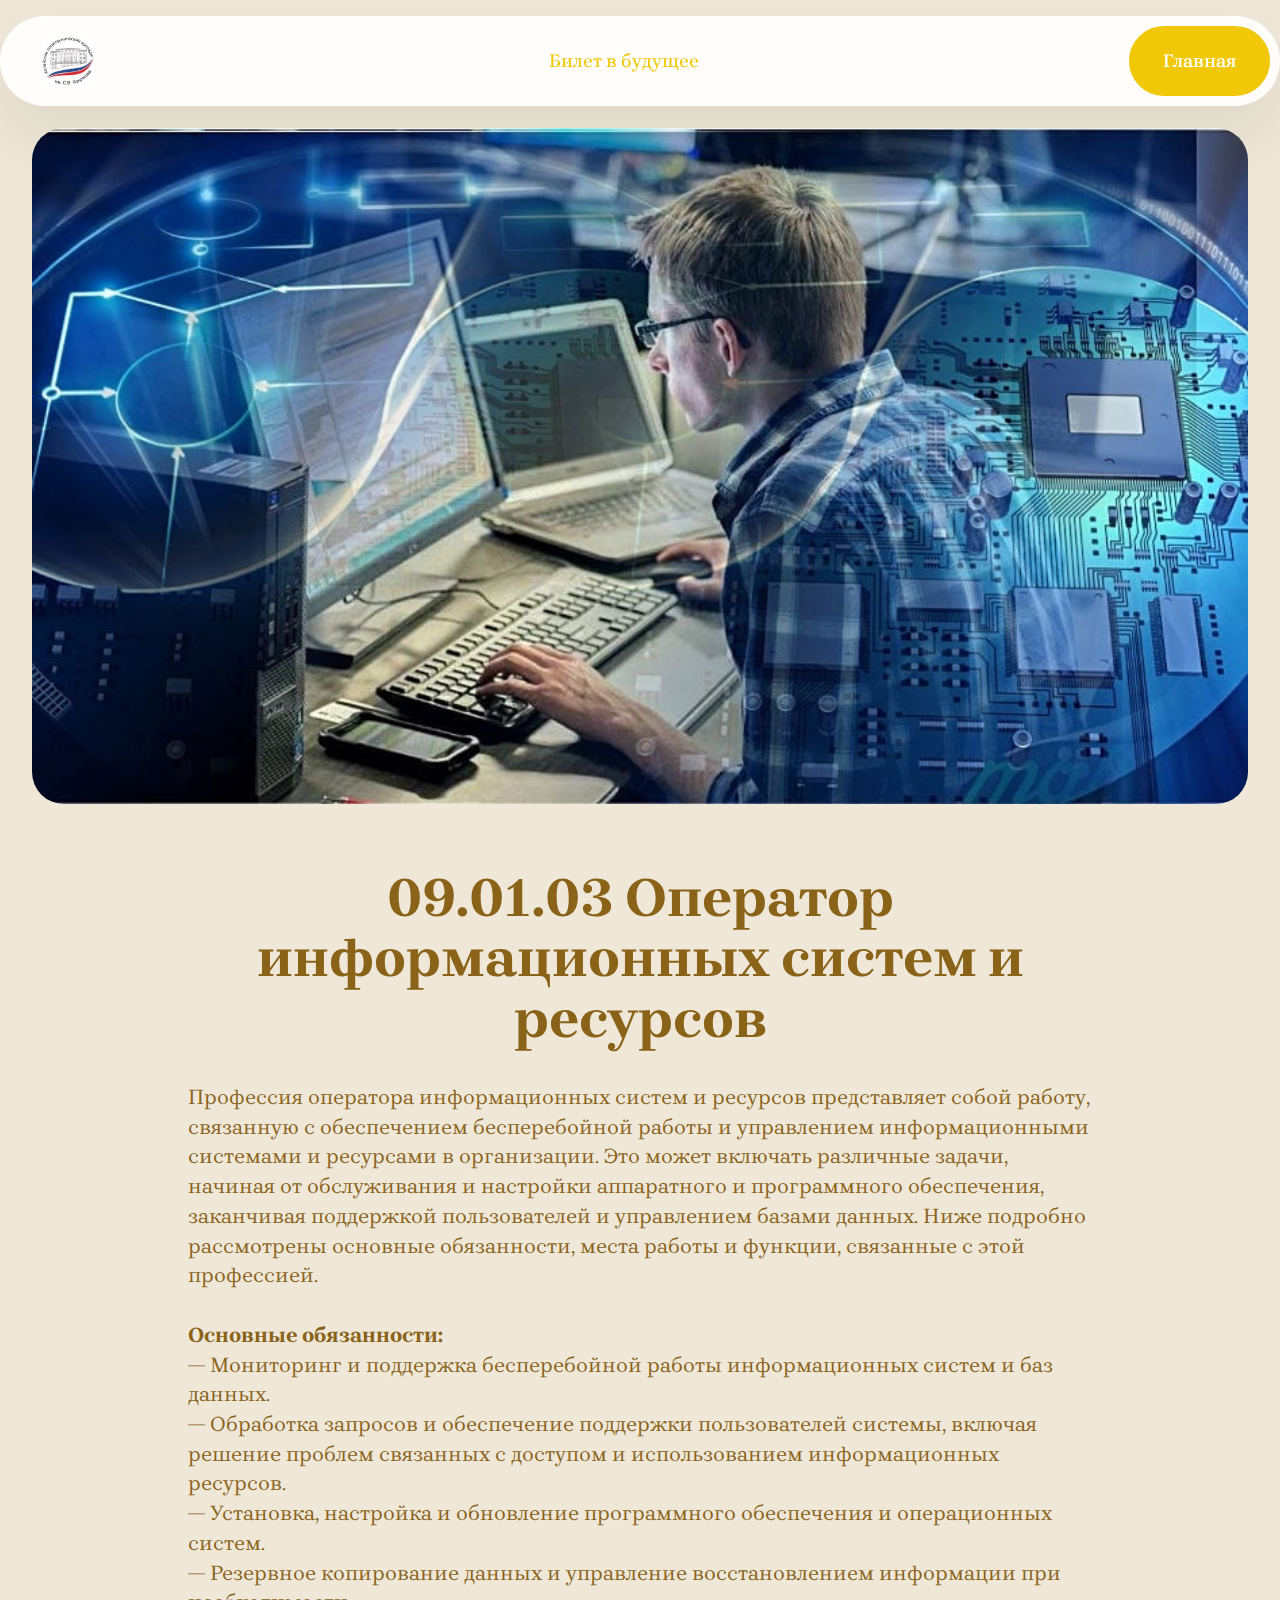
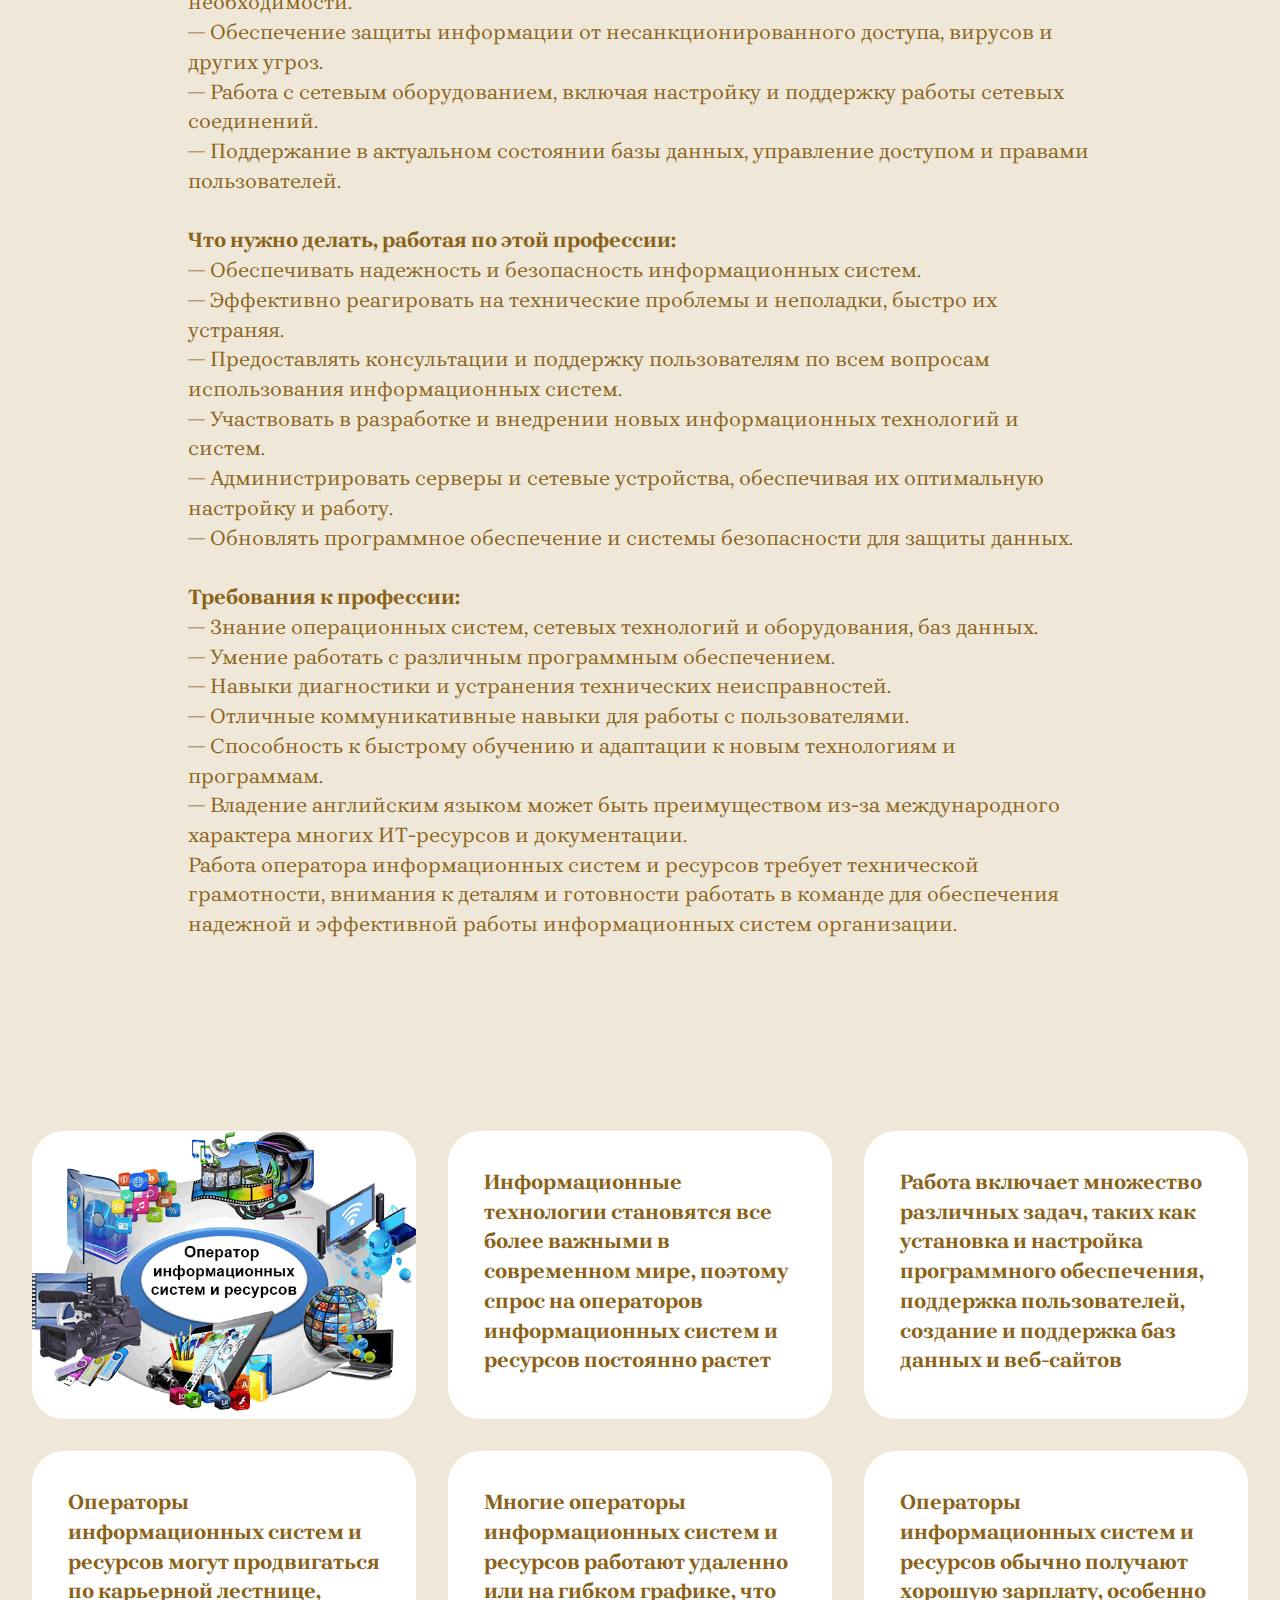
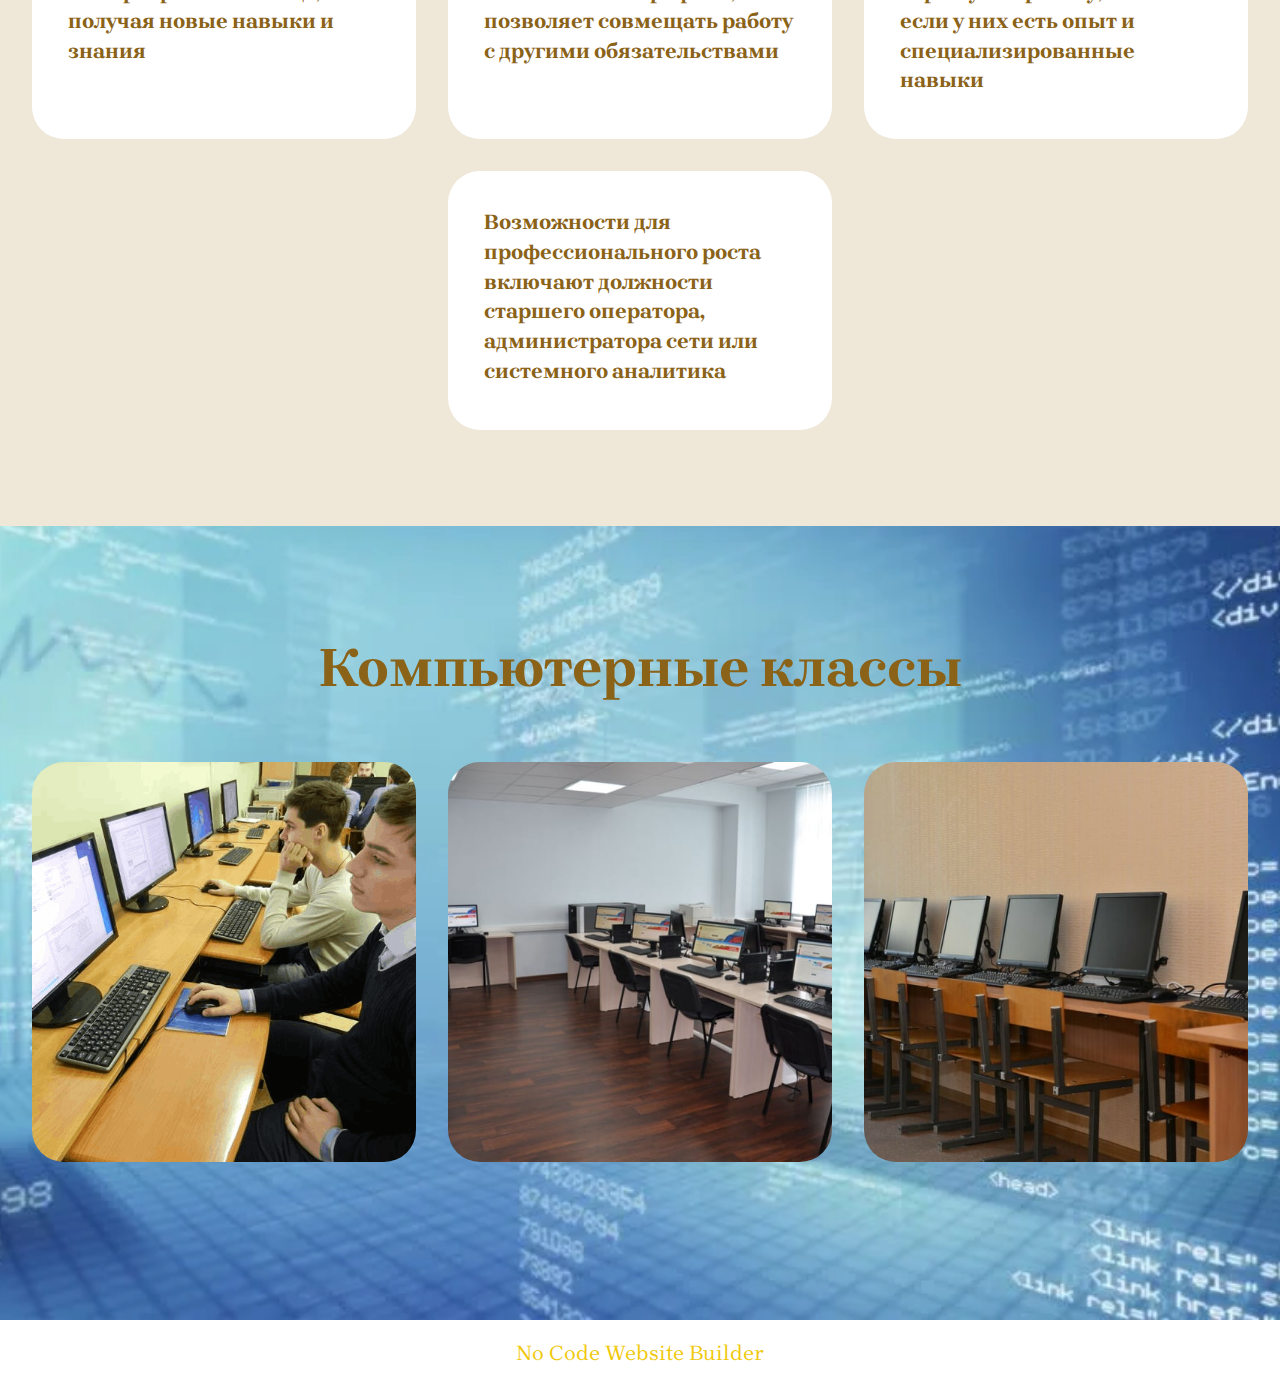
<file: page3.html>
<!DOCTYPE html>
<html  >
<head>
  <!-- Site made with Mobirise Website Builder v5.9.27, https://mobirise.com -->
  <meta charset="UTF-8">
  <meta http-equiv="X-UA-Compatible" content="IE=edge">
  <meta name="generator" content="Mobirise v5.9.27, mobirise.com">
  <meta name="viewport" content="width=device-width, initial-scale=1, minimum-scale=1">
  <link rel="shortcut icon" href="assets/images/generated-image-beb889eea70011efa4e5eac5d837a6da-472x367.png" type="image/x-icon">
  <meta name="description" content="">
  
  
  <title>09.01.03 Оператор информационных систем и ресурсов</title>
  <link rel="stylesheet" href="assets/web/assets/mobirise-icons2/mobirise2.css">
  <link rel="stylesheet" href="assets/bootstrap/css/bootstrap.min.css">
  <link rel="stylesheet" href="assets/bootstrap/css/bootstrap-grid.min.css">
  <link rel="stylesheet" href="assets/bootstrap/css/bootstrap-reboot.min.css">
  <link rel="stylesheet" href="assets/dropdown/css/style.css">
  <link rel="stylesheet" href="assets/theme/css/style.css">
  <link rel="preload" href="https://fonts.googleapis.com/css2?family=Brygada+1918:wght@400;700&display=swap&display=swap" as="style" onload="this.onload=null;this.rel='stylesheet'">
  <noscript><link rel="stylesheet" href="https://fonts.googleapis.com/css2?family=Brygada+1918:wght@400;700&display=swap&display=swap"></noscript>
  <link rel="preload" as="style" href="assets/mobirise/css/mbr-additional.css?v=fktIZi"><link rel="stylesheet" href="assets/mobirise/css/mbr-additional.css?v=fktIZi" type="text/css">

  
  
  
</head>
<body>
  
  <section data-bs-version="5.1" class="menu menu1 cid-tJGsCG1vVL" once="menu" id="menu01-1">
	

	<nav class="navbar navbar-dropdown navbar-fixed-top navbar-expand-lg">
		<div class="container">
			<div class="navbar-brand">
				<span class="navbar-logo">
					<a href="https://mobiri.se">
						<img src="assets/images/lefeowb-cb0-96x88.jpg" alt="Mobirise Website Builder" style="height: 3rem;">
					</a>
				</span>
				
			</div>
			<button class="navbar-toggler" type="button" data-toggle="collapse" data-bs-toggle="collapse" data-target="#navbarSupportedContent" data-bs-target="#navbarSupportedContent" aria-controls="navbarNavAltMarkup" aria-expanded="false" aria-label="Toggle navigation">
				<div class="hamburger">
					<span></span>
					<span></span>
					<span></span>
					<span></span>
				</div>
			</button>
			<div class="collapse navbar-collapse" id="navbarSupportedContent">
				<ul class="navbar-nav nav-dropdown" data-app-modern-menu="true"><li class="nav-item">
						<a class="nav-link link text-primary display-4" href="page1.html#top">Билет в будущее</a>
					</li></ul>
				
				<div class="navbar-buttons mbr-section-btn"><a class="btn btn-primary display-4" href="index.html">Главная</a></div>
			</div>
		</div>
	</nav>
</section>

<section data-bs-version="5.1" class="header16 cid-tJGs7X2OSn" id="header16-0">
  

  
  

  <div class="text-center container">
    <div class="row justify-content-center mb-4">
      <div class="col-12 col-lg-12">
        <div class="image-wrap">
          <img src="assets/images/3-900x500.jpg" alt="Mobirise Website Builder">
        </div>
      </div>
    </div>
    <div class="row justify-content-center">
      <div class="col-md-12 col-lg-9">
        <h1 class="mbr-section-title mbr-fonts-style mt-4 display-1"><strong>09.01.03 Оператор информационных систем и ресурсов</strong></h1>
        <p class="mbr-text mbr-fonts-style mt-4 display-7">Профессия оператора информационных систем и ресурсов представляет собой работу, связанную с обеспечением бесперебойной работы и управлением информационными системами и ресурсами в организации. Это может включать различные задачи, начиная от обслуживания и настройки аппаратного и программного обеспечения, заканчивая поддержкой пользователей и управлением базами данных. Ниже подробно рассмотрены основные обязанности, места работы и функции, связанные с этой профессией.
<br><br><strong>Основные обязанности:</strong><br>— Мониторинг и поддержка бесперебойной работы информационных систем и баз данных.<br>— Обработка запросов и обеспечение поддержки пользователей системы, включая решение проблем связанных с доступом и использованием информационных ресурсов.<br>— Установка, настройка и обновление программного обеспечения и операционных систем.<br>— Резервное копирование данных и управление восстановлением информации при необходимости.<br>— Обеспечение защиты информации от несанкционированного доступа, вирусов и других угроз.<br>— Работа с сетевым оборудованием, включая настройку и поддержку работы сетевых соединений.<br>— Поддержание в актуальном состоянии базы данных, управление доступом и правами пользователей.<br><br><strong>Что нужно делать, работая по этой профессии:</strong><br>— Обеспечивать надежность и безопасность информационных систем.<br>— Эффективно реагировать на технические проблемы и неполадки, быстро их устраняя.<br>— Предоставлять консультации и поддержку пользователям по всем вопросам использования информационных систем.<br>— Участвовать в разработке и внедрении новых информационных технологий и систем.<br>— Администрировать серверы и сетевые устройства, обеспечивая их оптимальную настройку и работу.<br>— Обновлять программное обеспечение и системы безопасности для защиты данных.
<br><br><strong>Требования к профессии:</strong><br>— Знание операционных систем, сетевых технологий и оборудования, баз данных.<br>— Умение работать с различным программным обеспечением.<br>— Навыки диагностики и устранения технических неисправностей.<br>— Отличные коммуникативные навыки для работы с пользователями.<br>— Способность к быстрому обучению и адаптации к новым технологиям и программам.<br>— Владение английским языком может быть преимуществом из-за международного характера многих ИТ-ресурсов и документации.<br>Работа оператора информационных систем и ресурсов требует технической грамотности, внимания к деталям и готовности работать в команде для обеспечения надежной и эффективной работы информационных систем организации.<br></p>
        
      </div>
    </div>
  </div>
</section>

<section data-bs-version="5.1" class="features036 cid-uwCuxvuraM" id="features036-l">
	

	
	

	<div class="container">
		


		<div class="row justify-content-center">
			<div class="item features-without-image col-12 col-md-12 col-lg-4 item-mb active">
				<div class="item-wrapper image-wrapper">
					<img class="w-100" src="assets/images/moci-2-600x424.png" alt="Mobirise Website Builder" data-slide-to="0" data-bs-slide-to="0">
				</div>
			</div>

			<div class="item features-without-image col-12 col-md-12 col-lg-4 item-mb">
				<div class="item-wrapper">
					<div class="align-left item-content">
						
						<h5 class="card-title mbr-fonts-style display-7"><strong>Информационные технологии становятся все более важными в современном мире, поэтому спрос на операторов информационных систем и ресурсов постоянно растет</strong></h5>
						<p class="card-text mbr-fonts-style display-7"></p>
						
					</div>

				</div>
			</div><div class="item features-without-image col-12 col-md-12 col-lg-4 item-mb">
				<div class="item-wrapper">
					<div class=" align-left item-content">
						
						<h5 class="card-title mbr-fonts-style display-7"><strong>Работа включает множество различных задач, таких как установка и настройка программного обеспечения, поддержка пользователей, создание и поддержка баз данных и веб-сайтов</strong></h5>
						<p class="card-text mbr-fonts-style display-7"></p>
						
					</div>

				</div>
			</div>
			
			<div class="item features-without-image col-12 col-md-12 col-lg-4 item-mb">
				<div class="item-wrapper">
					<div class="align-left item-content">
						
						<h5 class="card-title mbr-fonts-style display-7"><strong>Операторы информационных систем и ресурсов могут продвигаться по карьерной лестнице, получая новые навыки и знания</strong></h5>
						<p class="card-text mbr-fonts-style display-7"></p>
						
					</div>

				</div>
			</div>
			<div class="item features-without-image col-12 col-md-12 col-lg-4 item-mb">
				<div class="item-wrapper">
					<div class="align-left item-content">
						
						<h5 class="card-title mbr-fonts-style display-7"><strong>Многие операторы информационных систем и ресурсов работают удаленно или на гибком графике, что позволяет совмещать работу с другими обязательствами</strong></h5>
						<p class="card-text mbr-fonts-style display-7"></p>
						
					</div>

				</div>
			</div>
			<div class="item features-without-image col-12 col-md-12 col-lg-4 item-mb">
				<div class="item-wrapper">
					<div class="align-left item-content">
						
						<h5 class="card-title mbr-fonts-style display-7"><strong>Операторы информационных систем и ресурсов обычно получают хорошую зарплату, особенно если у них есть опыт и специализированные навыки</strong></h5>
						<p class="card-text mbr-fonts-style display-7"></p>
						
					</div>

				</div>
			</div><div class="item features-without-image col-12 col-md-12 col-lg-4 item-mb">
				<div class="item-wrapper">
					<div class="align-left item-content">
						
						<h5 class="card-title mbr-fonts-style display-7"><strong>Возможности для профессионального роста включают должности старшего оператора, администратора сети или системного аналитика</strong></h5>
						<p class="card-text mbr-fonts-style display-7"></p>
						
					</div>

				</div>
			</div>
		</div>
	</div>
</section>

<section data-bs-version="5.1" class="people3 cid-tJGQCkAyg1" id="people03-7">
	
	
	<div class="container">
		<div class="mbr-section-head mb-4">
			<h4 class="mbr-section-title mbr-fonts-style align-center mb-3 display-1"><strong>Компьютерные классы</strong></h4>
			
		</div>
		<div class="row">
			<div class="item features-image col-12 col-md-6 col-lg-4">
				<div class="item-wrapper">
					<div class="item-img mb-3">
						<img src="assets/images/8367c50dddc43f35041f51eaa61a6ff0-711x533.png" alt="Mobirise Website Builder" title="">
					</div>
					<div class="item-content align-left">
						
						<h6 class="item-subtitle mbr-fonts-style mb-3 display-5"></h6>
						<p class="mbr-text mbr-fonts-style mt-3 display-7"></p>
					</div>
					
				</div>
			</div>
			<div class="item features-image col-12 col-md-6 col-lg-4">
				<div class="item-wrapper">
					<div class="item-img mb-3">
						<img src="assets/images/3-4-6b-816x542.jpg" alt="Mobirise Website Builder" title="">
					</div>
					<div class="item-content align-left">
						
						<h6 class="item-subtitle mbr-fonts-style mb-3 display-5"></h6>
						<p class="mbr-text mbr-fonts-style mt-3 display-7"></p>
					</div>
					
				</div>
			</div>
			<div class="item features-image col-12 col-md-6 col-lg-4">
				<div class="item-wrapper">
					<div class="item-img mb-3">
						<img src="assets/images/kabinet-informatiki-816x540.jpg" alt="Mobirise Website Builder" title="">
					</div>
					<div class="item-content align-left">
						
						<h6 class="item-subtitle mbr-fonts-style mb-3 display-5"></h6>
						<p class="mbr-text mbr-fonts-style mt-3 display-7"><br>
						</p>
					</div>
					
				</div>
			</div>
		</div>
	</div>
</section><section class="display-7" style="padding: 0;align-items: center;justify-content: center;flex-wrap: wrap;    align-content: center;display: flex;position: relative;height: 4rem;"><a href="https://mobiri.se/3592774" style="flex: 1 1;height: 4rem;position: absolute;width: 100%;z-index: 1;"><img alt="" style="height: 4rem;" src="[data-uri]"></a><p style="margin: 0;text-align: center;" class="display-7">&#8204;</p><a style="z-index:1" href="https://mobirise.com/builder/no-code-website-builder.html">No Code Website Builder</a></section><script src="assets/bootstrap/js/bootstrap.bundle.min.js"></script>  <script src="assets/smoothscroll/smooth-scroll.js"></script>  <script src="assets/ytplayer/index.js"></script>  <script src="assets/dropdown/js/navbar-dropdown.js"></script>  <script src="assets/theme/js/script.js"></script>  
  
  
</body>
</html>
</file>
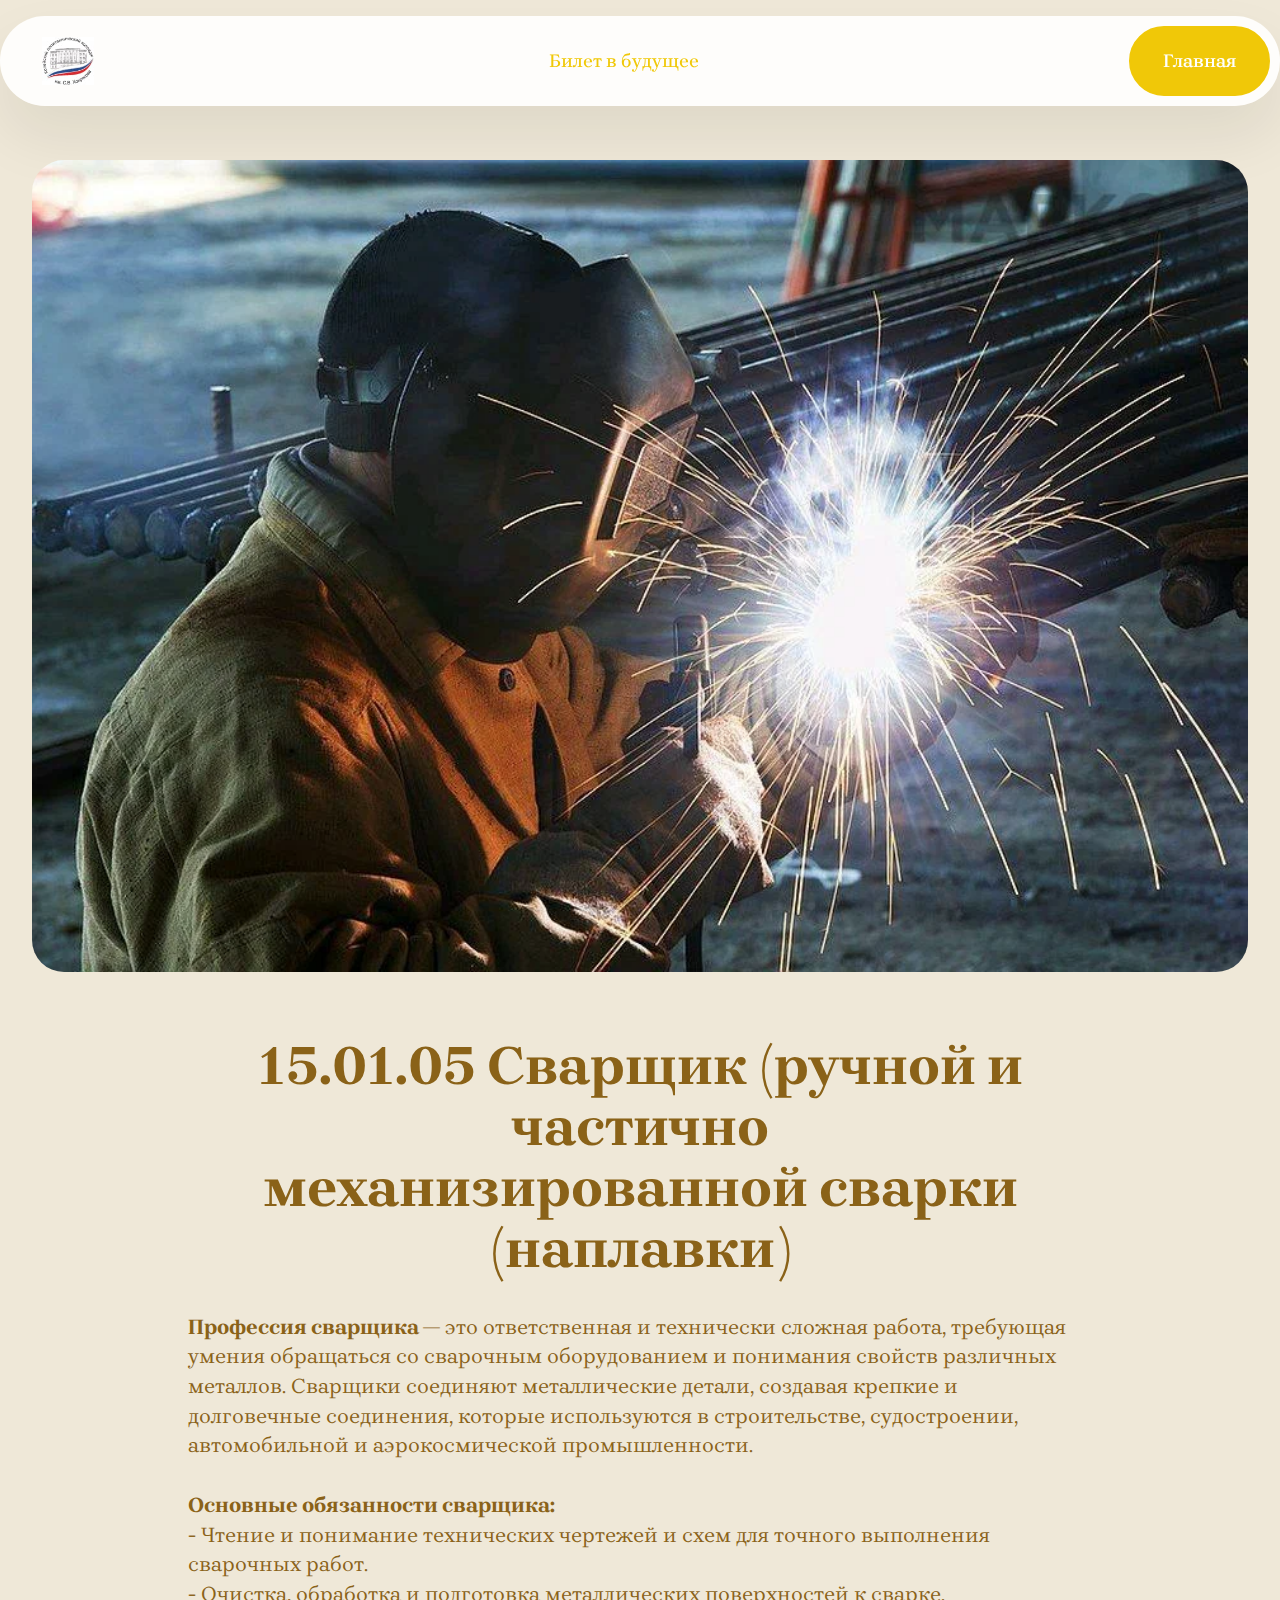
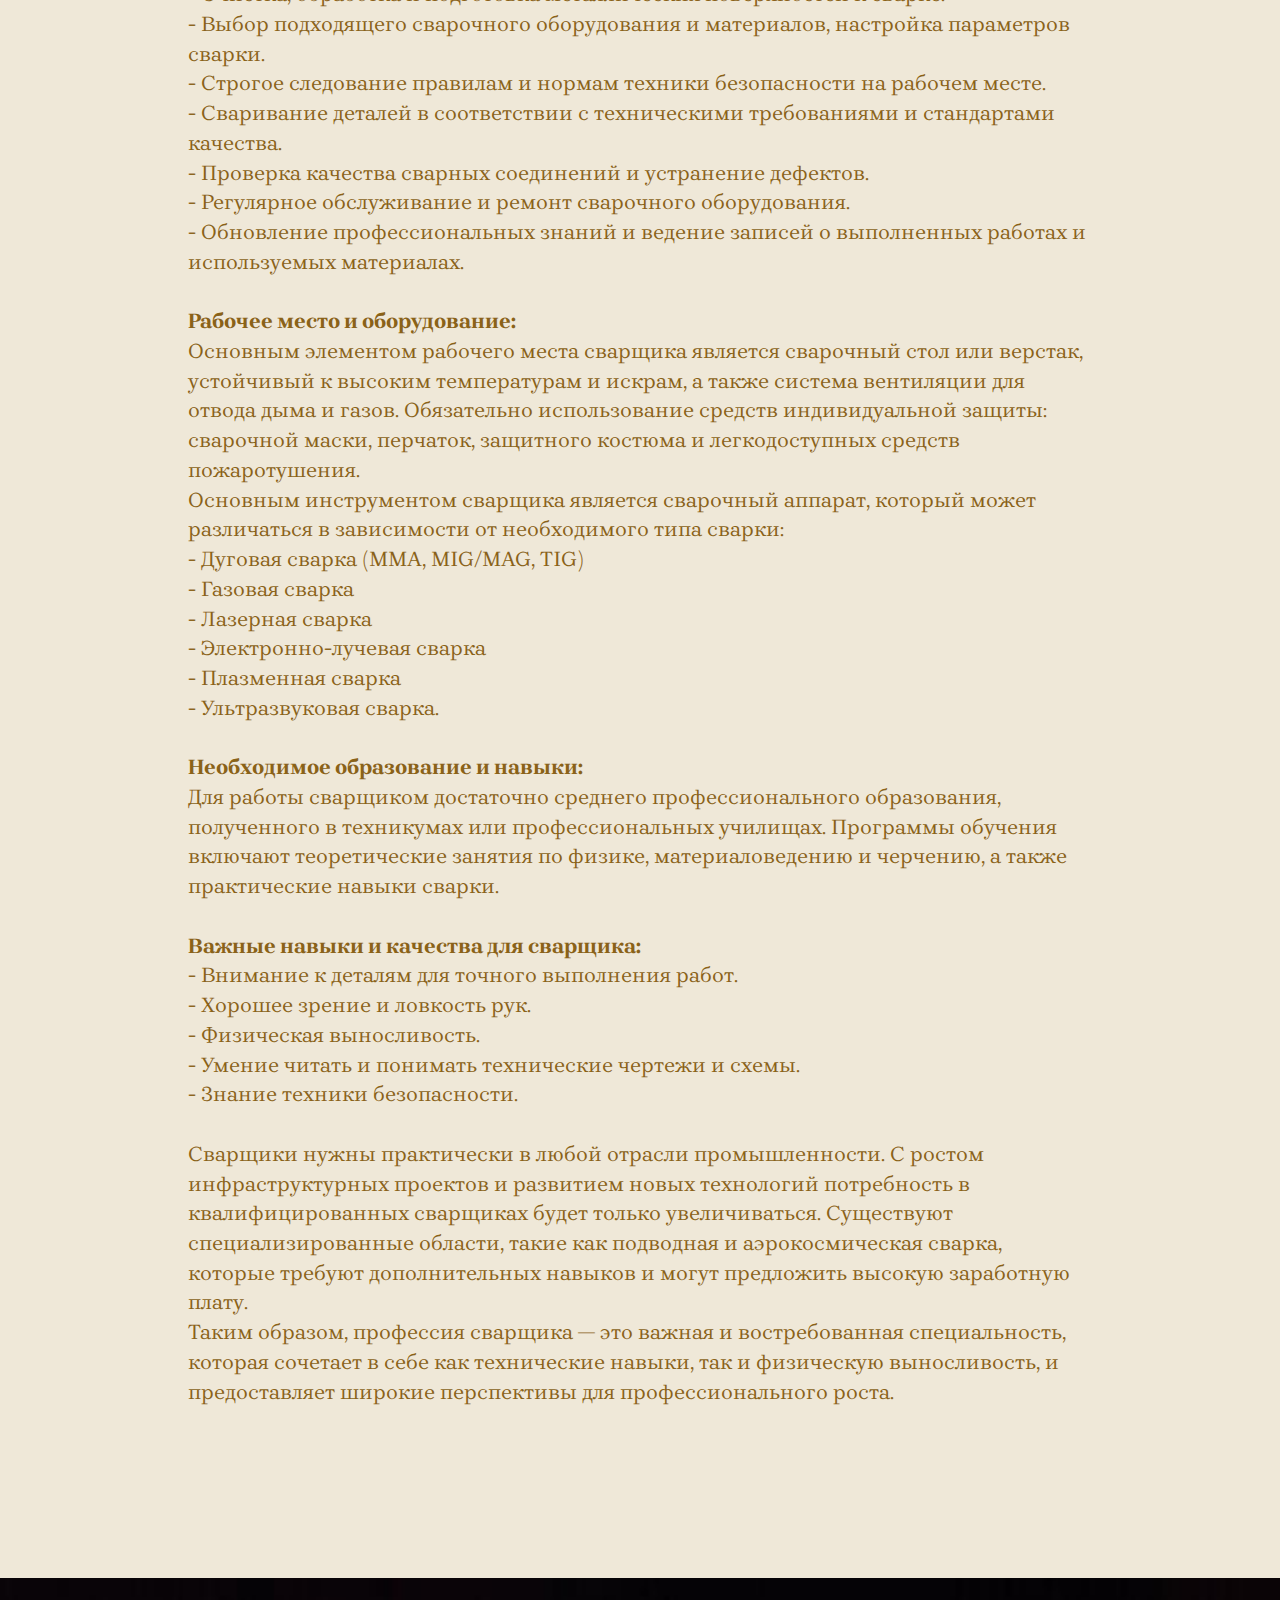
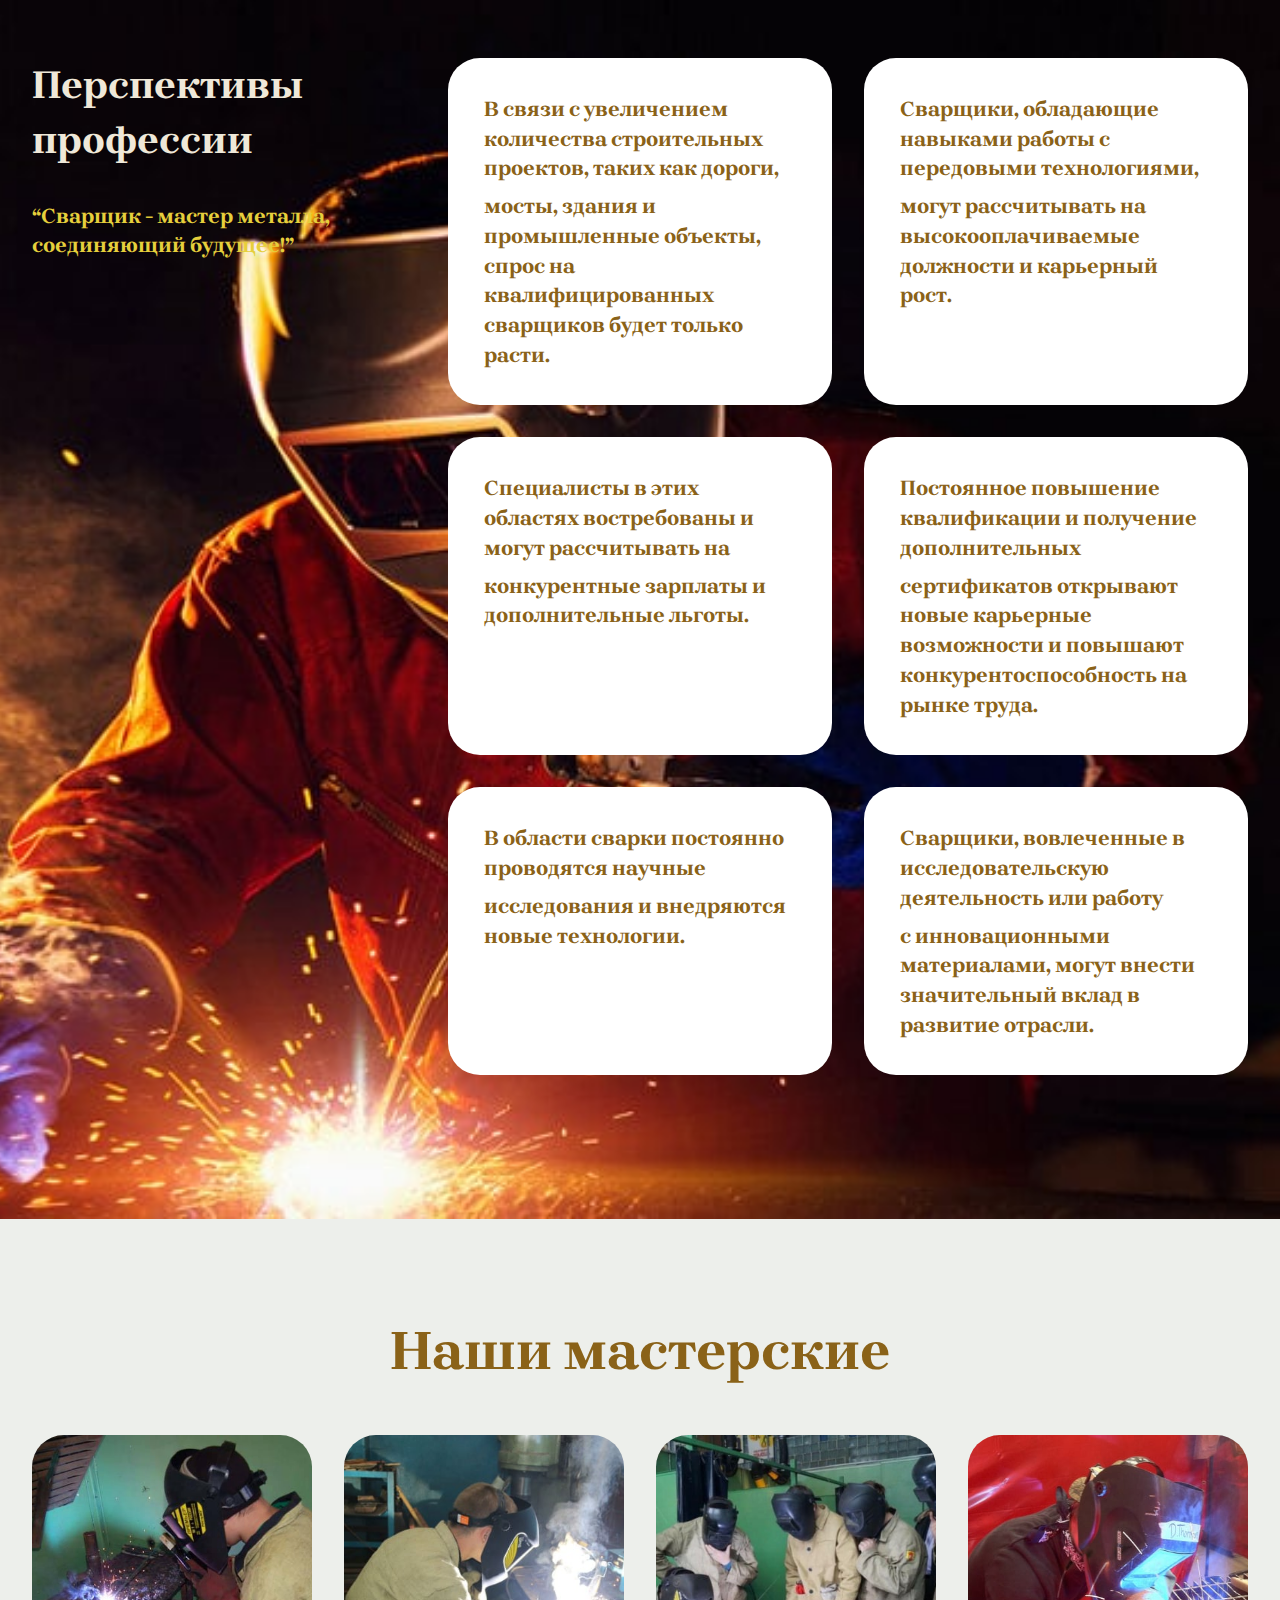
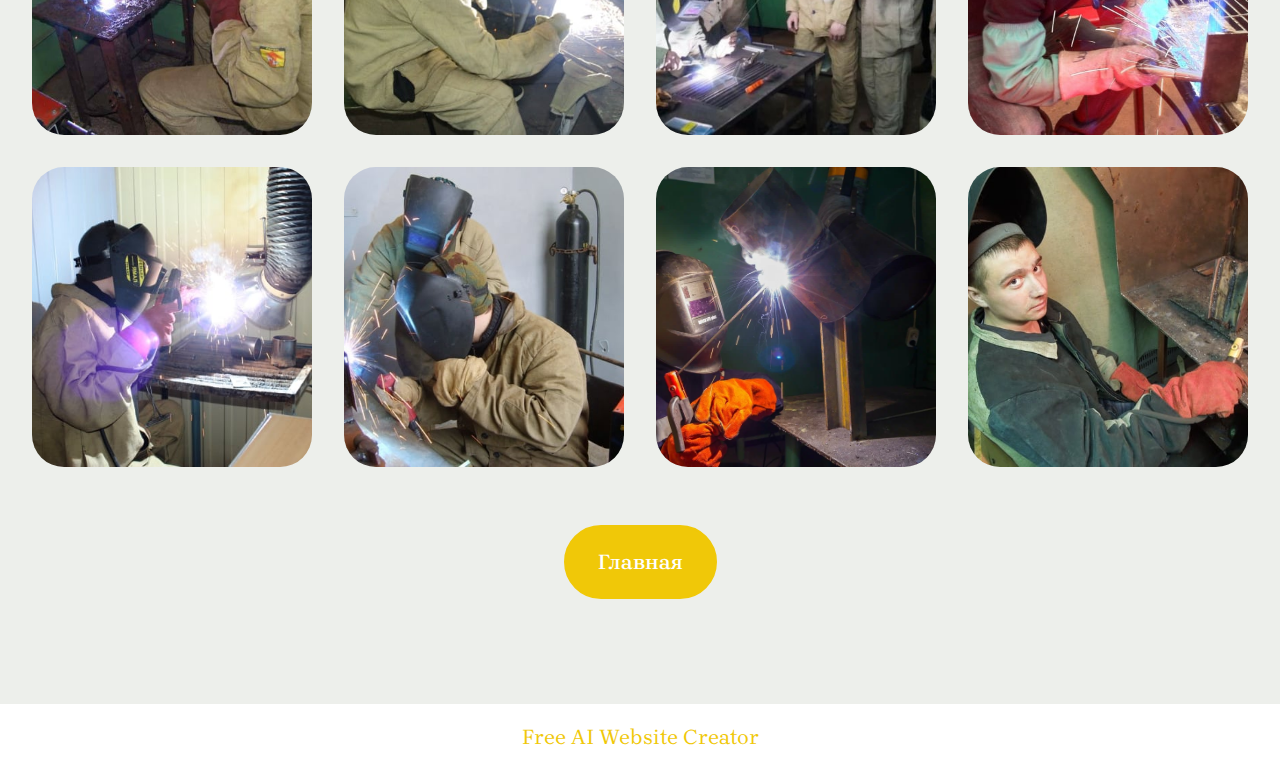
<file: page5.html>
<!DOCTYPE html>
<html  >
<head>
  <!-- Site made with Mobirise Website Builder v5.9.27, https://mobirise.com -->
  <meta charset="UTF-8">
  <meta http-equiv="X-UA-Compatible" content="IE=edge">
  <meta name="generator" content="Mobirise v5.9.27, mobirise.com">
  <meta name="viewport" content="width=device-width, initial-scale=1, minimum-scale=1">
  <link rel="shortcut icon" href="assets/images/generated-image-beb889eea70011efa4e5eac5d837a6da-472x367.png" type="image/x-icon">
  <meta name="description" content="">
  
  
  <title>15.01.05 Сварщик (ручной и частично механизированной сварки (наплавки))</title>
  <link rel="stylesheet" href="assets/web/assets/mobirise-icons2/mobirise2.css">
  <link rel="stylesheet" href="assets/bootstrap/css/bootstrap.min.css">
  <link rel="stylesheet" href="assets/bootstrap/css/bootstrap-grid.min.css">
  <link rel="stylesheet" href="assets/bootstrap/css/bootstrap-reboot.min.css">
  <link rel="stylesheet" href="assets/dropdown/css/style.css">
  <link rel="stylesheet" href="assets/theme/css/style.css">
  <link rel="preload" href="https://fonts.googleapis.com/css2?family=Brygada+1918:wght@400;700&display=swap&display=swap" as="style" onload="this.onload=null;this.rel='stylesheet'">
  <noscript><link rel="stylesheet" href="https://fonts.googleapis.com/css2?family=Brygada+1918:wght@400;700&display=swap&display=swap"></noscript>
  <link rel="preload" as="style" href="assets/mobirise/css/mbr-additional.css?v=NUXnw5"><link rel="stylesheet" href="assets/mobirise/css/mbr-additional.css?v=NUXnw5" type="text/css">

  
  
  
</head>
<body>
  
  <section data-bs-version="5.1" class="menu menu1 cid-uwIiC7vxid" once="menu" id="menu01-r">
	

	<nav class="navbar navbar-dropdown navbar-fixed-top navbar-expand-lg">
		<div class="container">
			<div class="navbar-brand">
				<span class="navbar-logo">
					<a href="https://mobiri.se">
						<img src="assets/images/lefeowb-cb0-96x88.jpg" alt="Mobirise Website Builder" style="height: 3rem;">
					</a>
				</span>
				
			</div>
			<button class="navbar-toggler" type="button" data-toggle="collapse" data-bs-toggle="collapse" data-target="#navbarSupportedContent" data-bs-target="#navbarSupportedContent" aria-controls="navbarNavAltMarkup" aria-expanded="false" aria-label="Toggle navigation">
				<div class="hamburger">
					<span></span>
					<span></span>
					<span></span>
					<span></span>
				</div>
			</button>
			<div class="collapse navbar-collapse" id="navbarSupportedContent">
				<ul class="navbar-nav nav-dropdown" data-app-modern-menu="true"><li class="nav-item">
						<a class="nav-link link text-primary display-4" href="page1.html#top">Билет в будущее</a>
					</li></ul>
				
				<div class="navbar-buttons mbr-section-btn"><a class="btn btn-primary display-4" href="index.html">Главная</a></div>
			</div>
		</div>
	</nav>
</section>

<section data-bs-version="5.1" class="header16 cid-uwIiC86oRe" id="header16-s">
  

  
  

  <div class="text-center container">
    <div class="row justify-content-center mb-4">
      <div class="col-12 col-lg-12">
        <div class="image-wrap">
          <img src="assets/images/4.webp" alt="Mobirise Website Builder">
        </div>
      </div>
    </div>
    <div class="row justify-content-center">
      <div class="col-md-12 col-lg-9">
        <h1 class="mbr-section-title mbr-fonts-style mt-4 display-1"><strong>15.01.05 Сварщик (ручной и частично
</strong><div><strong>механизированной сварки (наплавки)</strong></div></h1>
        <p class="mbr-text mbr-fonts-style mt-4 display-7"><strong>Профессия сварщика </strong>— это ответственная и технически сложная работа, требующая умения обращаться со сварочным оборудованием и понимания свойств различных металлов. Сварщики соединяют металлические детали, создавая крепкие и долговечные соединения, которые используются в строительстве, судостроении, автомобильной и аэрокосмической промышленности.<br>
<br><strong>Основные обязанности сварщика:
</strong><br>- Чтение и понимание технических чертежей и схем для точного выполнения сварочных работ.
<br>- Очистка, обработка и подготовка металлических поверхностей к сварке.
<br>- Выбор подходящего сварочного оборудования и материалов, настройка параметров сварки.
<br>- Строгое следование правилам и нормам техники безопасности на рабочем месте.
<br>- Сваривание деталей в соответствии с техническими требованиями и стандартами качества.
<br>- Проверка качества сварных соединений и устранение дефектов.
<br>- Регулярное обслуживание и ремонт сварочного оборудования.
<br>- Обновление профессиональных знаний и ведение записей о выполненных работах и используемых материалах.<br>
<br><strong>Рабочее место и оборудование:
</strong><br>Основным элементом рабочего места сварщика является сварочный стол или верстак, устойчивый к высоким температурам и искрам, а также система вентиляции для отвода дыма и газов. Обязательно использование средств индивидуальной защиты: сварочной маски, перчаток, защитного костюма и легкодоступных средств пожаротушения.
<br>Основным инструментом сварщика является сварочный аппарат, который может различаться в зависимости от необходимого типа сварки:
<br>- Дуговая сварка (MMA, MIG/MAG, TIG)
<br>- Газовая сварка
<br>- Лазерная сварка
<br>- Электронно-лучевая сварка
<br>- Плазменная сварка
<br>- Ультразвуковая сварка.<br><br><strong>Необходимое образование и навыки:
</strong><br>Для работы сварщиком достаточно среднего профессионального образования, полученного в техникумах или профессиональных училищах. Программы обучения включают теоретические занятия по физике, материаловедению и черчению, а также практические навыки сварки.<br>
<br><strong>Важные навыки и качества для сварщика:
</strong><br>- Внимание к деталям для точного выполнения работ.
<br>- Хорошее зрение и ловкость рук.
<br>- Физическая выносливость.
<br>- Умение читать и понимать технические чертежи и схемы.
<br>- Знание техники безопасности.<br><br>Сварщики нужны практически в любой отрасли промышленности. С ростом инфраструктурных проектов и развитием новых технологий потребность в квалифицированных сварщиках будет только увеличиваться. Существуют специализированные области, такие как подводная и аэрокосмическая сварка, которые требуют дополнительных навыков и могут предложить высокую заработную плату.
<br>Таким образом, профессия сварщика — это важная и востребованная специальность, которая сочетает в себе как технические навыки, так и физическую выносливость, и предоставляет широкие перспективы для профессионального роста.<br><br><strong><br></strong></p>
        
      </div>
    </div>
  </div>
</section>

<section data-bs-version="5.1" class="features037 cid-uwIiC8N7Qu" id="features037-t">
	
	
	
	<div class="container">
		<div class="row justify-content-center">
			<div class="col-lg-4">
				<div class="col-12 col-md-12">
					<h5 class="mbr-section-title mbr-fonts-style mt-0 mb-4 display-5"><strong>Перспективы профессии</strong></h5>
					<h6 class="mbr-section-subtitle mbr-fonts-style mt-0 mb-4 display-7"><strong>“Сварщик - мастер металла, соединяющий будущее!”</strong></h6>
					
				</div>
			</div>

			<div class="col-lg-8 side-features">
				<div class="item features-without-image col-12 col-md-12 col-lg-6 item-mb active">
					<div class="item-wrapper">
						<div class="item-content align-left">
							
							<h5 class="card-title mbr-fonts-style display-7"><strong>В связи с увеличением количества строительных проектов, таких как дороги,</strong></h5>
							<p class="card-text mbr-fonts-style display-7"><strong>мосты, здания и промышленные объекты, спрос на квалифицированных сварщиков будет только расти.</strong></p>
							
						</div>

					</div>
				</div>
				<div class="item features-without-image col-12 col-md-12 col-lg-6 item-mb">
					<div class="item-wrapper">
						<div class="item-content align-left">
							
							<h5 class="card-title mbr-fonts-style display-7"><strong>Сварщики, обладающие навыками работы с передовыми технологиями,&nbsp;</strong></h5>
							<p class="card-text mbr-fonts-style display-7"><strong>могут рассчитывать на высокооплачиваемые должности и карьерный рост.</strong></p>
							
						</div>

					</div>
				</div>
				<div class="item features-without-image col-12 col-md-12 col-lg-6 item-mb">
					<div class="item-wrapper">
						<div class="item-content align-left">
							
							<h5 class="card-title mbr-fonts-style display-7"><strong>Специалисты в этих областях востребованы и могут рассчитывать на</strong></h5>
							<p class="card-text mbr-fonts-style display-7"><strong>конкурентные зарплаты и дополнительные льготы.</strong></p>

							
						</div>

					</div>
				</div>
				<div class="item features-without-image col-12 col-md-12 col-lg-6 item-mb">
					<div class="item-wrapper">
						<div class="item-content align-left">
							
							<h5 class="card-title mbr-fonts-style display-7"><strong>Постоянное повышение квалификации и получение дополнительных</strong></h5>
							<p class="card-text mbr-fonts-style display-7"><strong>сертификатов открывают новые карьерные возможности и повышают конкурентоспособность на рынке труда.</strong></p>

							
						</div>

					</div>
				</div><div class="item features-without-image col-12 col-md-12 col-lg-6 item-mb">
					<div class="item-wrapper">
						<div class="item-content align-left">
							
							<h5 class="card-title mbr-fonts-style display-7"><strong>В области сварки постоянно проводятся научные&nbsp;</strong></h5>
							<p class="card-text mbr-fonts-style display-7"><strong>исследования и внедряются новые технологии.</strong></p>

							
						</div>

					</div>
				</div><div class="item features-without-image col-12 col-md-12 col-lg-6 item-mb">
					<div class="item-wrapper">
						<div class="item-content align-left">
							
							<h5 class="card-title mbr-fonts-style display-7"><strong>Сварщики, вовлеченные в исследовательскую деятельность или работу</strong></h5>
							<p class="card-text mbr-fonts-style display-7"><strong>с инновационными материалами, могут внести значительный вклад в развитие отрасли.</strong></p>

							
						</div>

					</div>
				</div>

			</div>
		</div>
	</div>
</section>

<section data-bs-version="5.1" class="gallery06 cid-uwIiC9qatu" id="gallery06-u">
    
    
    <div class="container">
        <div class="row justify-content-center">
            <div class="col-12 content-head">
                <div class="mbr-section-head mb-5">
                    <h4 class="mbr-section-title mbr-fonts-style align-center mb-0 display-2"><strong>Наши мастерские</strong></h4>
                    
                </div>
            </div>
        </div>
        <div class="row">
            <div class="item features-image col-12 col-md-6 col-lg-3 active">
                <div class="item-wrapper">
                    <div class="item-img">
                        <img src="assets/images/solot27111-596x468.jpg" alt="Mobirise Website Builder" title="" data-slide-to="0" data-bs-slide-to="0">
                    </div>
                </div>
            </div>
            <div class="item features-image col-12 col-md-6 col-lg-3">
                <div class="item-wrapper">
                    <div class="item-img">
                        <img src="assets/images/1161019-html-f189a5b03b20b3b-596x397.jpg" alt="Mobirise Website Builder" title="" data-slide-to="1" data-bs-slide-to="1">
                    </div>
                </div>
            </div>
            <div class="item features-image col-12 col-md-6 col-lg-3">
                <div class="item-wrapper">
                    <div class="item-img">
                        <img src="assets/images/svarshchiki-1000-596x398.jpg" alt="Mobirise Website Builder" title="" data-slide-to="2" data-bs-slide-to="2">
                    </div>
                </div>
            </div>
            <div class="item features-image col-12 col-md-6 col-lg-3">
                <div class="item-wrapper">
                    <div class="item-img">
                        <img src="assets/images/welder-training25-596x445.jpg" alt="Mobirise Website Builder" title="" data-slide-to="3" data-bs-slide-to="3">
                    </div>
                </div>
            </div>
            <div class="item features-image col-12 col-md-6 col-lg-3">
                <div class="item-wrapper">
                    <div class="item-img">
                        <img src="assets/images/img-8187-596x397.jpg" alt="Mobirise Website Builder" title="" data-slide-to="4" data-bs-slide-to="4">
                    </div>
                </div>
            </div>
            <div class="item features-image col-12 col-md-6 col-lg-3">
                <div class="item-wrapper">
                    <div class="item-img">
                        <img src="assets/images/4-min-596x437.jpg" alt="Mobirise Website Builder" title="" data-slide-to="5" data-bs-slide-to="5">
                    </div>
                </div>
            </div>
            <div class="item features-image col-12 col-md-6 col-lg-3">
                <div class="item-wrapper">
                    <div class="item-img">
                        <img src="assets/images/xxl-height-2.webp" alt="Mobirise Website Builder" title="" data-slide-to="6" data-bs-slide-to="6">
                    </div>
                </div>
            </div>
            <div class="item features-image col-12 col-md-6 col-lg-3">
                <div class="item-wrapper">
                    <div class="item-img">
                        <img src="assets/images/svarshhik-100417-16-596x447.jpg" alt="Mobirise Website Builder" title="" data-slide-to="7" data-bs-slide-to="7">
                    </div>
                </div>
            </div>

        </div>
        <div class="mbr-section-btn mt-4"><a class="btn btn-primary display-7" href="index.html">Главная</a></div>
    </div>
</section><section class="display-7" style="padding: 0;align-items: center;justify-content: center;flex-wrap: wrap;    align-content: center;display: flex;position: relative;height: 4rem;"><a href="https://mobiri.se/3592774" style="flex: 1 1;height: 4rem;position: absolute;width: 100%;z-index: 1;"><img alt="" style="height: 4rem;" src="[data-uri]"></a><p style="margin: 0;text-align: center;" class="display-7">&#8204;</p><a style="z-index:1" href="https://mobirise.com/builder/ai-website-creator.html">Free AI Website Creator</a></section><script src="assets/bootstrap/js/bootstrap.bundle.min.js"></script>  <script src="assets/smoothscroll/smooth-scroll.js"></script>  <script src="assets/ytplayer/index.js"></script>  <script src="assets/dropdown/js/navbar-dropdown.js"></script>  <script src="assets/theme/js/script.js"></script>  
  
  
</body>
</html>
</file>
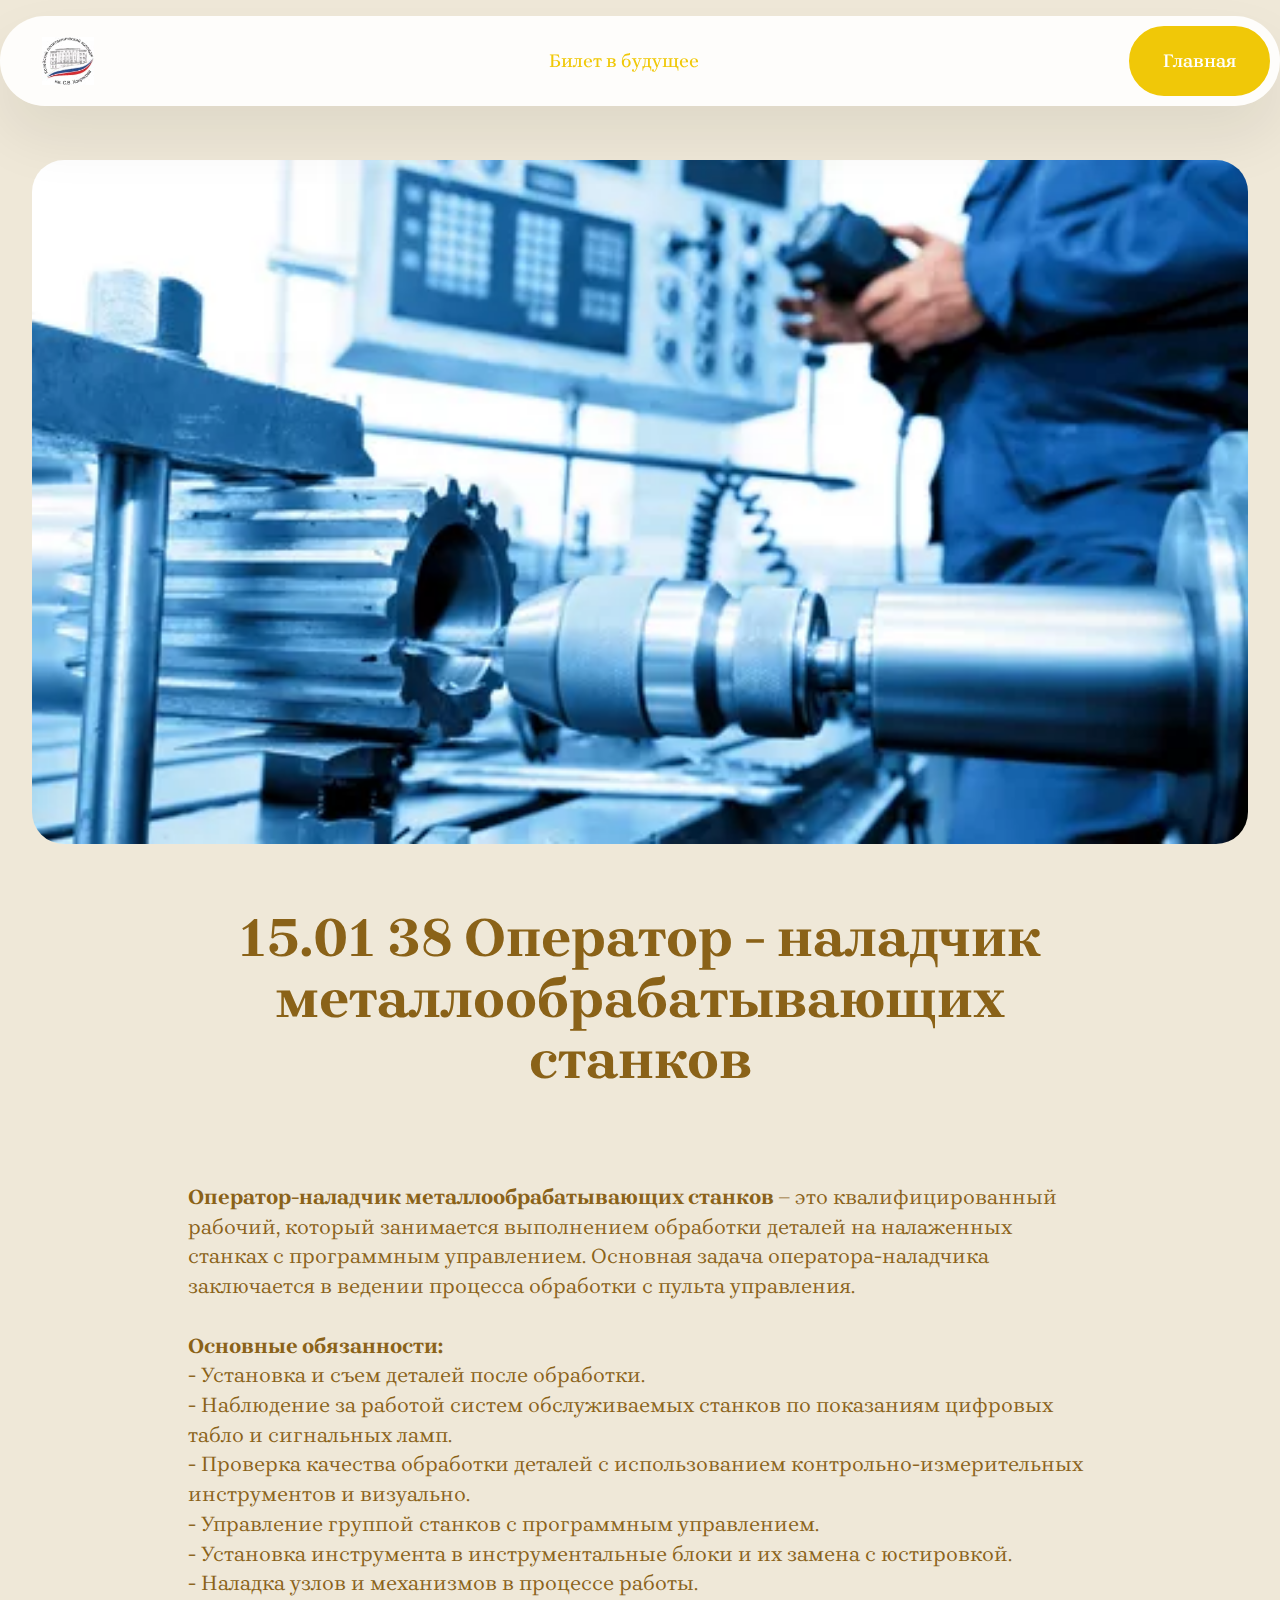
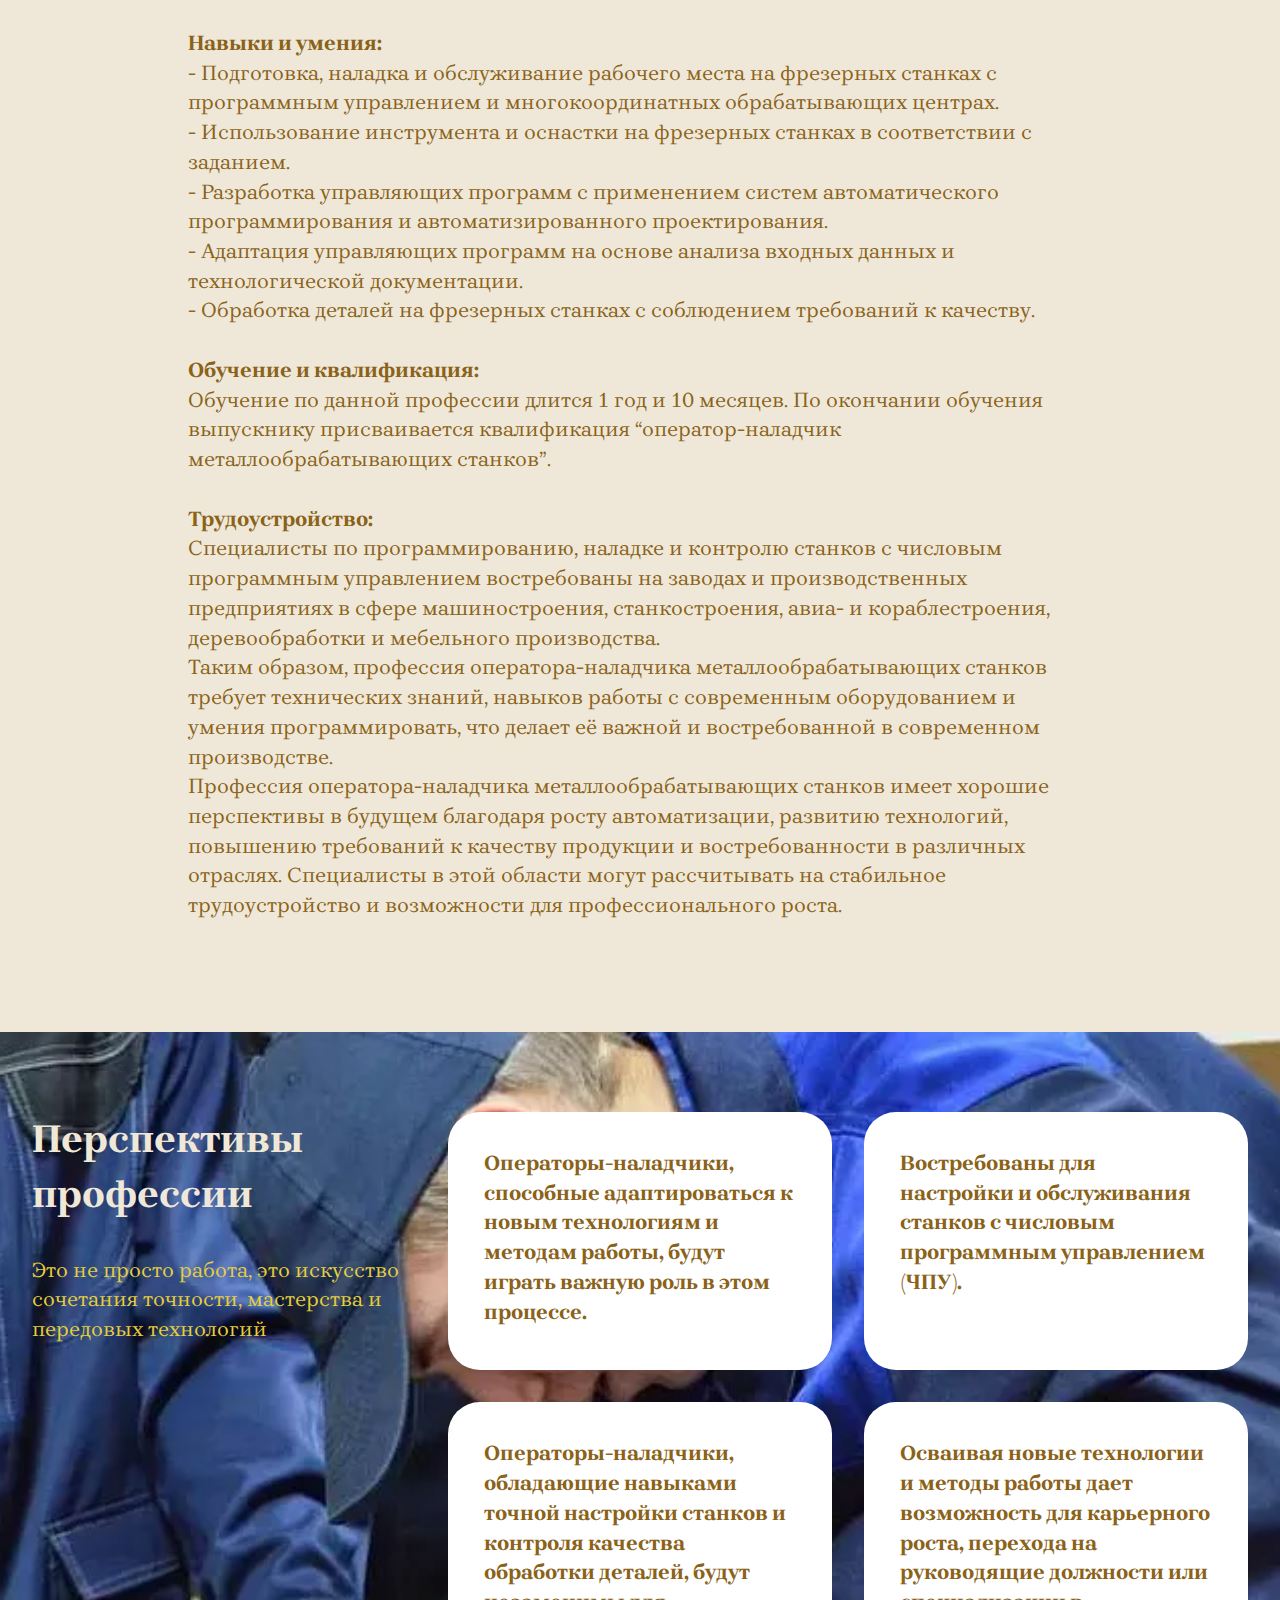
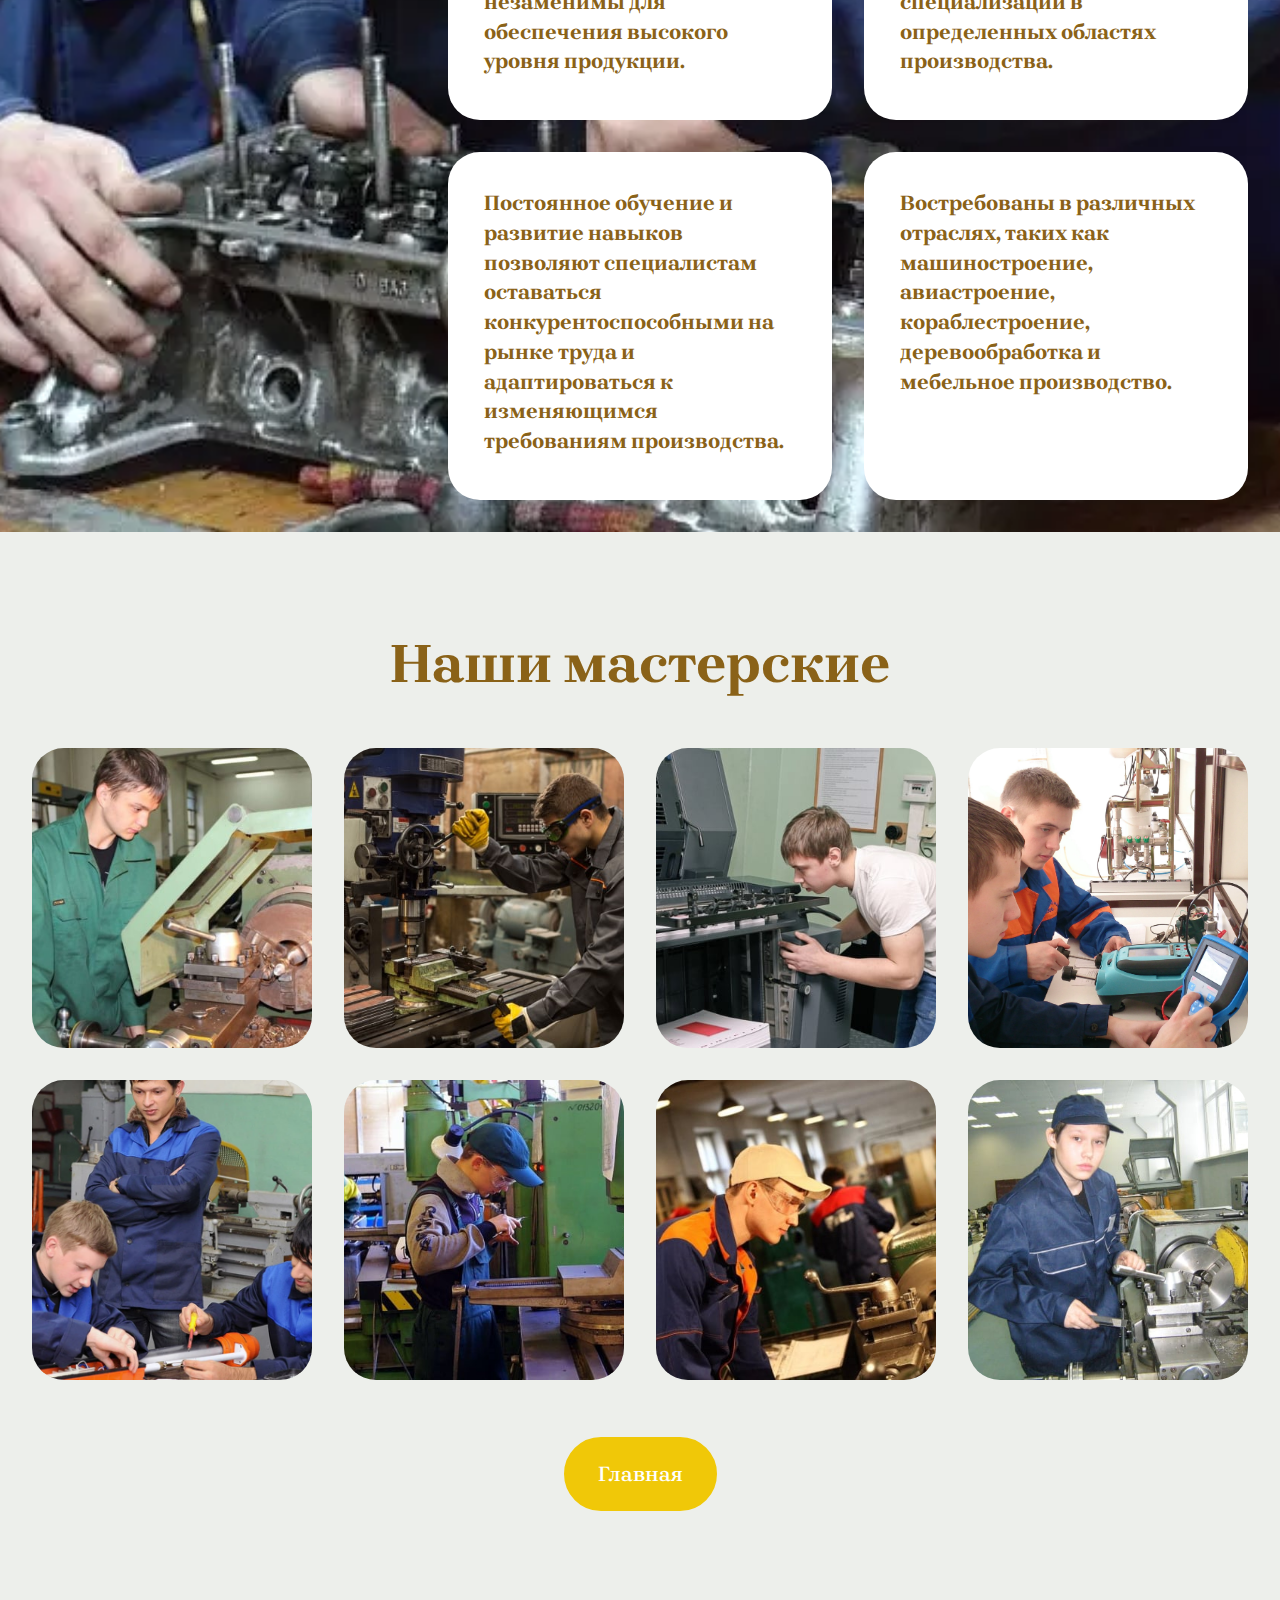
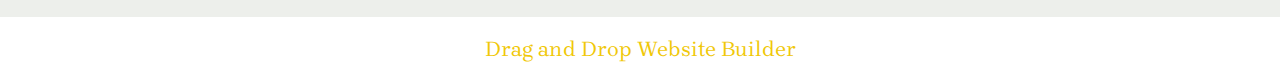
<file: page6.html>
<!DOCTYPE html>
<html  >
<head>
  <!-- Site made with Mobirise Website Builder v5.9.27, https://mobirise.com -->
  <meta charset="UTF-8">
  <meta http-equiv="X-UA-Compatible" content="IE=edge">
  <meta name="generator" content="Mobirise v5.9.27, mobirise.com">
  <meta name="viewport" content="width=device-width, initial-scale=1, minimum-scale=1">
  <link rel="shortcut icon" href="assets/images/generated-image-beb889eea70011efa4e5eac5d837a6da-472x367.png" type="image/x-icon">
  <meta name="description" content="15.01.38 Оператор - наладчик металлообрабатывающих станков">
  
  
  <title>15.01.38 Оператор - наладчик металлообрабатывающих станков</title>
  <link rel="stylesheet" href="assets/web/assets/mobirise-icons2/mobirise2.css">
  <link rel="stylesheet" href="assets/bootstrap/css/bootstrap.min.css">
  <link rel="stylesheet" href="assets/bootstrap/css/bootstrap-grid.min.css">
  <link rel="stylesheet" href="assets/bootstrap/css/bootstrap-reboot.min.css">
  <link rel="stylesheet" href="assets/dropdown/css/style.css">
  <link rel="stylesheet" href="assets/theme/css/style.css">
  <link rel="preload" href="https://fonts.googleapis.com/css2?family=Brygada+1918:wght@400;700&display=swap&display=swap" as="style" onload="this.onload=null;this.rel='stylesheet'">
  <noscript><link rel="stylesheet" href="https://fonts.googleapis.com/css2?family=Brygada+1918:wght@400;700&display=swap&display=swap"></noscript>
  <link rel="preload" as="style" href="assets/mobirise/css/mbr-additional.css?v=kP0RX0"><link rel="stylesheet" href="assets/mobirise/css/mbr-additional.css?v=kP0RX0" type="text/css">

  
  
  
</head>
<body>
  
  <section data-bs-version="5.1" class="menu menu1 cid-uwNINGKuaP" once="menu" id="menu01-v">
	

	<nav class="navbar navbar-dropdown navbar-fixed-top navbar-expand-lg">
		<div class="container">
			<div class="navbar-brand">
				<span class="navbar-logo">
					<a href="https://mobiri.se">
						<img src="assets/images/lefeowb-cb0-96x88.jpg" alt="Mobirise Website Builder" style="height: 3rem;">
					</a>
				</span>
				
			</div>
			<button class="navbar-toggler" type="button" data-toggle="collapse" data-bs-toggle="collapse" data-target="#navbarSupportedContent" data-bs-target="#navbarSupportedContent" aria-controls="navbarNavAltMarkup" aria-expanded="false" aria-label="Toggle navigation">
				<div class="hamburger">
					<span></span>
					<span></span>
					<span></span>
					<span></span>
				</div>
			</button>
			<div class="collapse navbar-collapse" id="navbarSupportedContent">
				<ul class="navbar-nav nav-dropdown" data-app-modern-menu="true"><li class="nav-item">
						<a class="nav-link link text-primary display-4" href="page1.html#top">Билет в будущее</a>
					</li></ul>
				
				<div class="navbar-buttons mbr-section-btn"><a class="btn btn-primary display-4" href="index.html">Главная</a></div>
			</div>
		</div>
	</nav>
</section>

<section data-bs-version="5.1" class="header16 cid-uwNINHiBe2" id="header16-w">
  

  
  

  <div class="text-center container">
    <div class="row justify-content-center mb-4">
      <div class="col-12 col-lg-12">
        <div class="image-wrap">
          <img src="assets/images/i-2.webp" alt="Mobirise Website Builder">
        </div>
      </div>
    </div>
    <div class="row justify-content-center">
      <div class="col-md-12 col-lg-9">
        <h1 class="mbr-section-title mbr-fonts-style mt-4 display-1"><strong>15.01 38 Оператор - наладчик металлообрабатывающих станков</strong></h1>
        <p class="mbr-text mbr-fonts-style mt-4 display-7"><br>
<br><strong>Оператор-наладчик металлообрабатывающих станков</strong> – это квалифицированный рабочий, который занимается выполнением обработки деталей на налаженных станках с программным управлением. Основная задача оператора-наладчика заключается в ведении процесса обработки с пульта управления.<br>
<br><strong>Основные обязанности:
</strong><br>- Установка и съем деталей после обработки.
<br>- Наблюдение за работой систем обслуживаемых станков по показаниям цифровых табло и сигнальных ламп.
<br>- Проверка качества обработки деталей с использованием контрольно-измерительных инструментов и визуально.
<br>- Управление группой станков с программным управлением.
<br>- Установка инструмента в инструментальные блоки и их замена с юстировкой.
<br>- Наладка узлов и механизмов в процессе работы.<br>
<br><strong>Навыки и умения:
</strong><br>- Подготовка, наладка и обслуживание рабочего места на фрезерных станках с программным управлением и многокоординатных обрабатывающих центрах.
<br>- Использование инструмента и оснастки на фрезерных станках в соответствии с заданием.
<br>- Разработка управляющих программ с применением систем автоматического программирования и автоматизированного проектирования.
<br>- Адаптация управляющих программ на основе анализа входных данных и технологической документации.
<br>- Обработка деталей на фрезерных станках с соблюдением требований к качеству.<br>
<br><strong>Обучение и квалификация:
</strong><br>Обучение по данной профессии длится 1 год и 10 месяцев. По окончании обучения выпускнику присваивается квалификация “оператор-наладчик металлообрабатывающих станков”.<br>
<br><strong>Трудоустройство:
</strong><br>Специалисты по программированию, наладке и контролю станков с числовым программным управлением востребованы на заводах и производственных предприятиях в сфере машиностроения, станкостроения, авиа- и кораблестроения, деревообработки и мебельного производства.
<br>Таким образом, профессия оператора-наладчика металлообрабатывающих станков требует технических знаний, навыков работы с современным оборудованием и умения программировать, что делает её важной и востребованной в современном производстве.<br>Профессия оператора-наладчика металлообрабатывающих станков имеет хорошие перспективы в будущем благодаря росту автоматизации, развитию технологий, повышению требований к качеству продукции и востребованности в различных отраслях. Специалисты в этой области могут рассчитывать на стабильное трудоустройство и возможности для профессионального роста.<br></p>
        
      </div>
    </div>
  </div>
</section>

<section data-bs-version="5.1" class="features037 cid-uwNINHN1b5" id="features037-x">
	
	
	
	<div class="container">
		<div class="row justify-content-center">
			<div class="col-lg-4">
				<div class="col-12 col-md-12">
					<h5 class="mbr-section-title mbr-fonts-style mt-0 mb-4 display-5"><strong>Перспективы профессии</strong></h5>
					<h6 class="mbr-section-subtitle mbr-fonts-style mt-0 mb-4 display-7">Это не просто работа, это искусство сочетания точности, мастерства и передовых технологий</h6>
					
				</div>
			</div>

			<div class="col-lg-8 side-features">
				<div class="item features-without-image col-12 col-md-12 col-lg-6 item-mb active">
					<div class="item-wrapper">
						<div class="item-content align-left">
							
							<h5 class="card-title mbr-fonts-style display-7"><strong>Операторы-наладчики, способные адаптироваться к новым технологиям и методам работы, будут играть важную роль в этом процессе.</strong></h5>
							<p class="card-text mbr-fonts-style display-7"></p>
							
						</div>

					</div>
				</div><div class="item features-without-image col-12 col-md-12 col-lg-6 item-mb">
					<div class="item-wrapper">
						<div class="item-content align-left">
							
							<h5 class="card-title mbr-fonts-style display-7"><strong>Востребованы для настройки и обслуживания станков с числовым программным управлением (ЧПУ).</strong></h5>
							<p class="card-text mbr-fonts-style display-7"></p>
							
						</div>

					</div>
				</div>
				
				<div class="item features-without-image col-12 col-md-12 col-lg-6 item-mb">
					<div class="item-wrapper">
						<div class="item-content align-left">
							
							<h5 class="card-title mbr-fonts-style display-7"><strong>Операторы-наладчики, обладающие навыками точной настройки станков и контроля качества обработки деталей, будут незаменимы для обеспечения высокого уровня продукции.</strong></h5>
							<p class="card-text mbr-fonts-style display-7"></p>

							
						</div>

					</div>
				</div>
				<div class="item features-without-image col-12 col-md-12 col-lg-6 item-mb">
					<div class="item-wrapper">
						<div class="item-content align-left">
							
							<h5 class="card-title mbr-fonts-style display-7"><strong>Осваивая новые технологии и методы работы дает возможность для карьерного роста, перехода на руководящие должности или специализации в определенных областях производства.</strong></h5>
							<p class="card-text mbr-fonts-style display-7"></p>

							
						</div>

					</div>
				</div><div class="item features-without-image col-12 col-md-12 col-lg-6 item-mb">
					<div class="item-wrapper">
						<div class="item-content align-left">
							
							<h5 class="card-title mbr-fonts-style display-7"><strong>Постоянное обучение и развитие навыков позволяют специалистам оставаться конкурентоспособными на рынке труда и адаптироваться к изменяющимся требованиям производства.</strong></h5>
							<p class="card-text mbr-fonts-style display-7"></p>

							
						</div>

					</div>
				</div><div class="item features-without-image col-12 col-md-12 col-lg-6 item-mb">
					<div class="item-wrapper">
						<div class="item-content align-left">
							
							<h5 class="card-title mbr-fonts-style display-7"><strong>Востребованы в различных отраслях, таких как машиностроение, авиастроение, кораблестроение, деревообработка и мебельное производство.&nbsp;</strong></h5>
							<p class="card-text mbr-fonts-style display-7"></p>

							
						</div>

					</div>
				</div>

			</div>
		</div>
	</div>
</section>

<section data-bs-version="5.1" class="gallery06 cid-uwNINIpifg" id="gallery06-y">
    
    
    <div class="container">
        <div class="row justify-content-center">
            <div class="col-12 content-head">
                <div class="mbr-section-head mb-5">
                    <h4 class="mbr-section-title mbr-fonts-style align-center mb-0 display-2"><strong>Наши мастерские</strong></h4>
                    
                </div>
            </div>
        </div>
        <div class="row">
            <div class="item features-image col-12 col-md-6 col-lg-3 active">
                <div class="item-wrapper">
                    <div class="item-img">
                        <img src="assets/images/scale-1200-596x397.jpg" alt="Mobirise Website Builder" title="" data-slide-to="0" data-bs-slide-to="0">
                    </div>
                </div>
            </div>
            <div class="item features-image col-12 col-md-6 col-lg-3">
                <div class="item-wrapper">
                    <div class="item-img">
                        <img src="assets/images/5f5a5741683ab849689559-596x397.jpg" alt="Mobirise Website Builder" title="" data-slide-to="1" data-bs-slide-to="1">
                    </div>
                </div>
            </div>
            <div class="item features-image col-12 col-md-6 col-lg-3">
                <div class="item-wrapper">
                    <div class="item-img">
                        <img src="assets/images/gzbtrw29jl0-596x397.jpg" alt="Mobirise Website Builder" title="" data-slide-to="2" data-bs-slide-to="2">
                    </div>
                </div>
            </div>
            <div class="item features-image col-12 col-md-6 col-lg-3">
                <div class="item-wrapper">
                    <div class="item-img">
                        <img src="assets/images/i-3.webp" alt="Mobirise Website Builder" title="" data-slide-to="3" data-bs-slide-to="3">
                    </div>
                </div>
            </div>
            <div class="item features-image col-12 col-md-6 col-lg-3">
                <div class="item-wrapper">
                    <div class="item-img">
                        <img src="assets/images/wr-960.webp" alt="Mobirise Website Builder" title="" data-slide-to="4" data-bs-slide-to="4">
                    </div>
                </div>
            </div>
            <div class="item features-image col-12 col-md-6 col-lg-3">
                <div class="item-wrapper">
                    <div class="item-img">
                        <img src="assets/images/9-image-25-596x395.jpg" alt="Mobirise Website Builder" title="" data-slide-to="5" data-bs-slide-to="5">
                    </div>
                </div>
            </div>
            <div class="item features-image col-12 col-md-6 col-lg-3">
                <div class="item-wrapper">
                    <div class="item-img">
                        <img src="assets/images/553ba8cf-5968-56de-b28f-4e686fb49b3e-596x397.jpg" alt="Mobirise Website Builder" title="" data-slide-to="6" data-bs-slide-to="6">
                    </div>
                </div>
            </div>
            <div class="item features-image col-12 col-md-6 col-lg-3">
                <div class="item-wrapper">
                    <div class="item-img">
                        <img src="assets/images/fc84e36f4538f6549a14c-596x447.jpg" alt="Mobirise Website Builder" title="" data-slide-to="7" data-bs-slide-to="7">
                    </div>
                </div>
            </div>

        </div>
        <div class="mbr-section-btn mt-4"><a class="btn btn-primary display-7" href="index.html">Главная</a></div>
    </div>
</section><section class="display-7" style="padding: 0;align-items: center;justify-content: center;flex-wrap: wrap;    align-content: center;display: flex;position: relative;height: 4rem;"><a href="https://mobiri.se/3592774" style="flex: 1 1;height: 4rem;position: absolute;width: 100%;z-index: 1;"><img alt="" style="height: 4rem;" src="[data-uri]"></a><p style="margin: 0;text-align: center;" class="display-7">&#8204;</p><a style="z-index:1" href="https://mobirise.com/drag-drop-website-builder.html">Drag and Drop Website Builder</a></section><script src="assets/bootstrap/js/bootstrap.bundle.min.js"></script>  <script src="assets/smoothscroll/smooth-scroll.js"></script>  <script src="assets/ytplayer/index.js"></script>  <script src="assets/dropdown/js/navbar-dropdown.js"></script>  <script src="assets/theme/js/script.js"></script>  
  
  
</body>
</html>
</file>
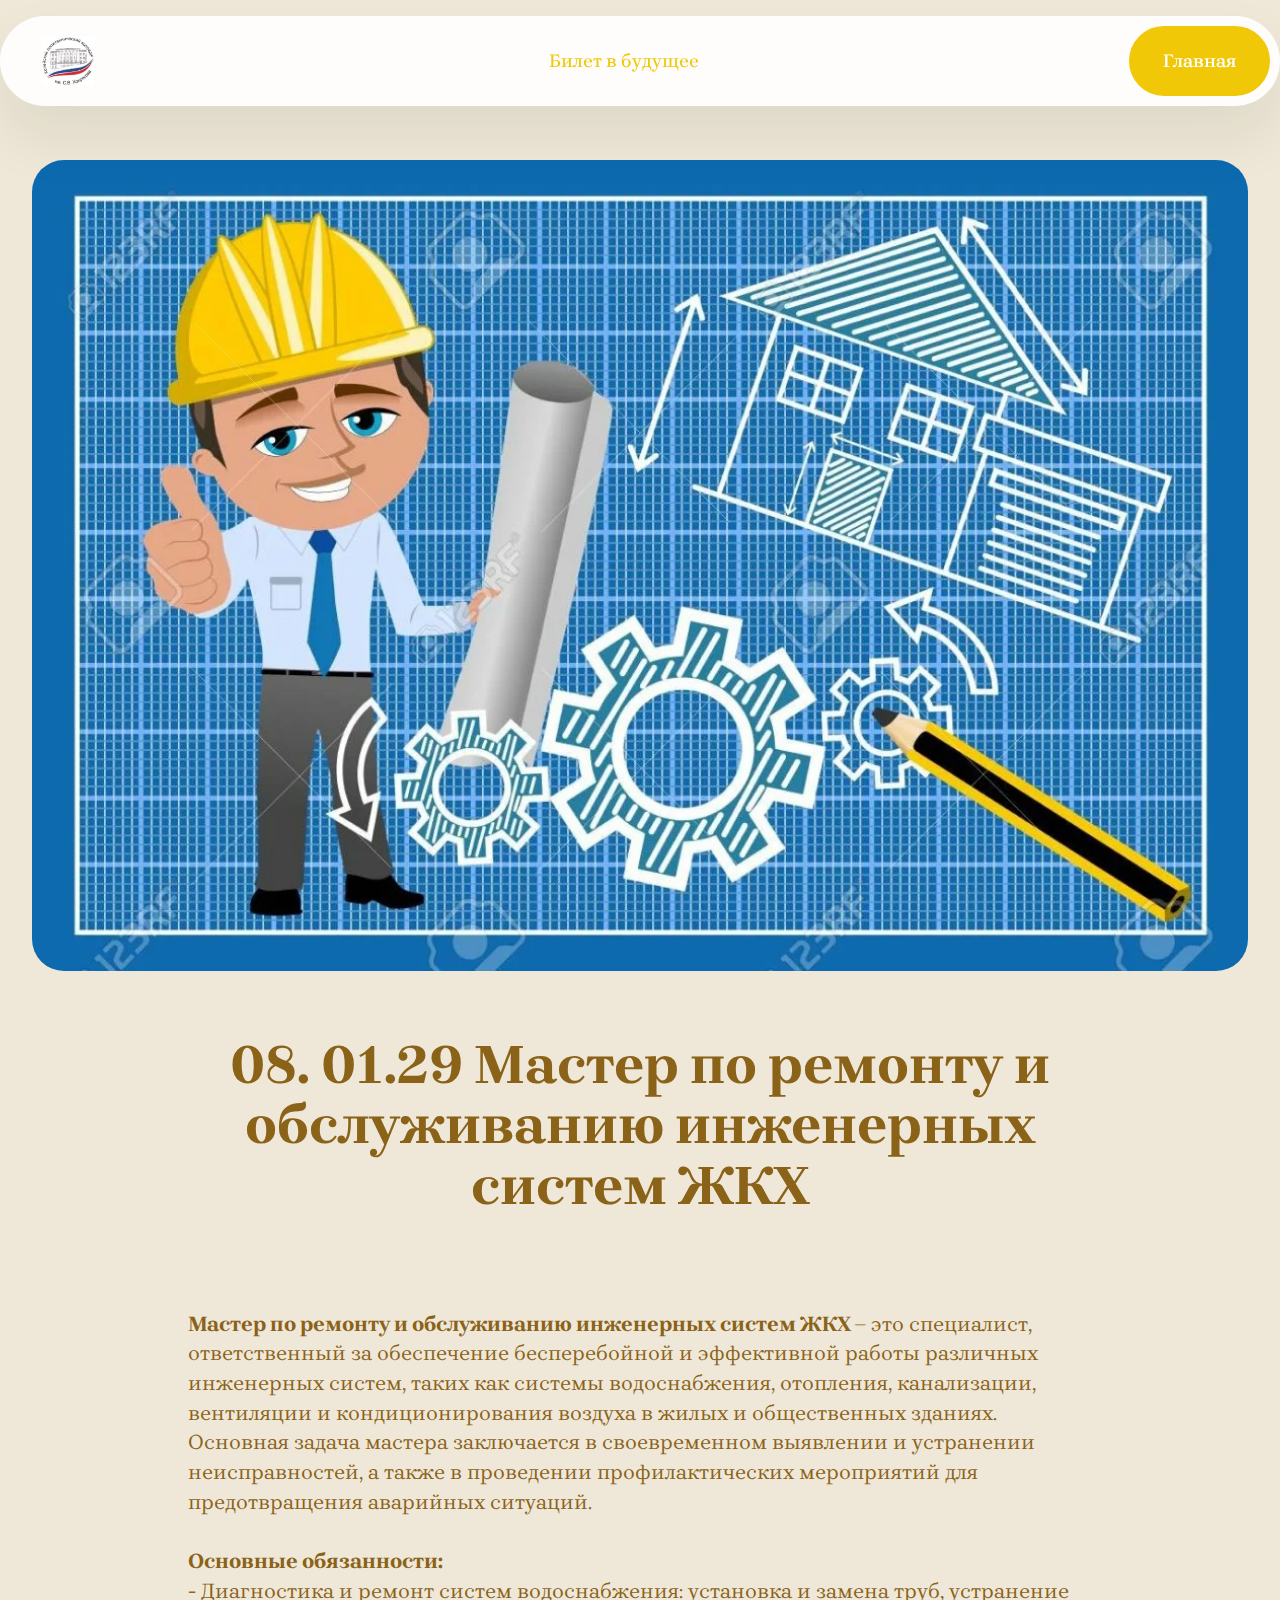
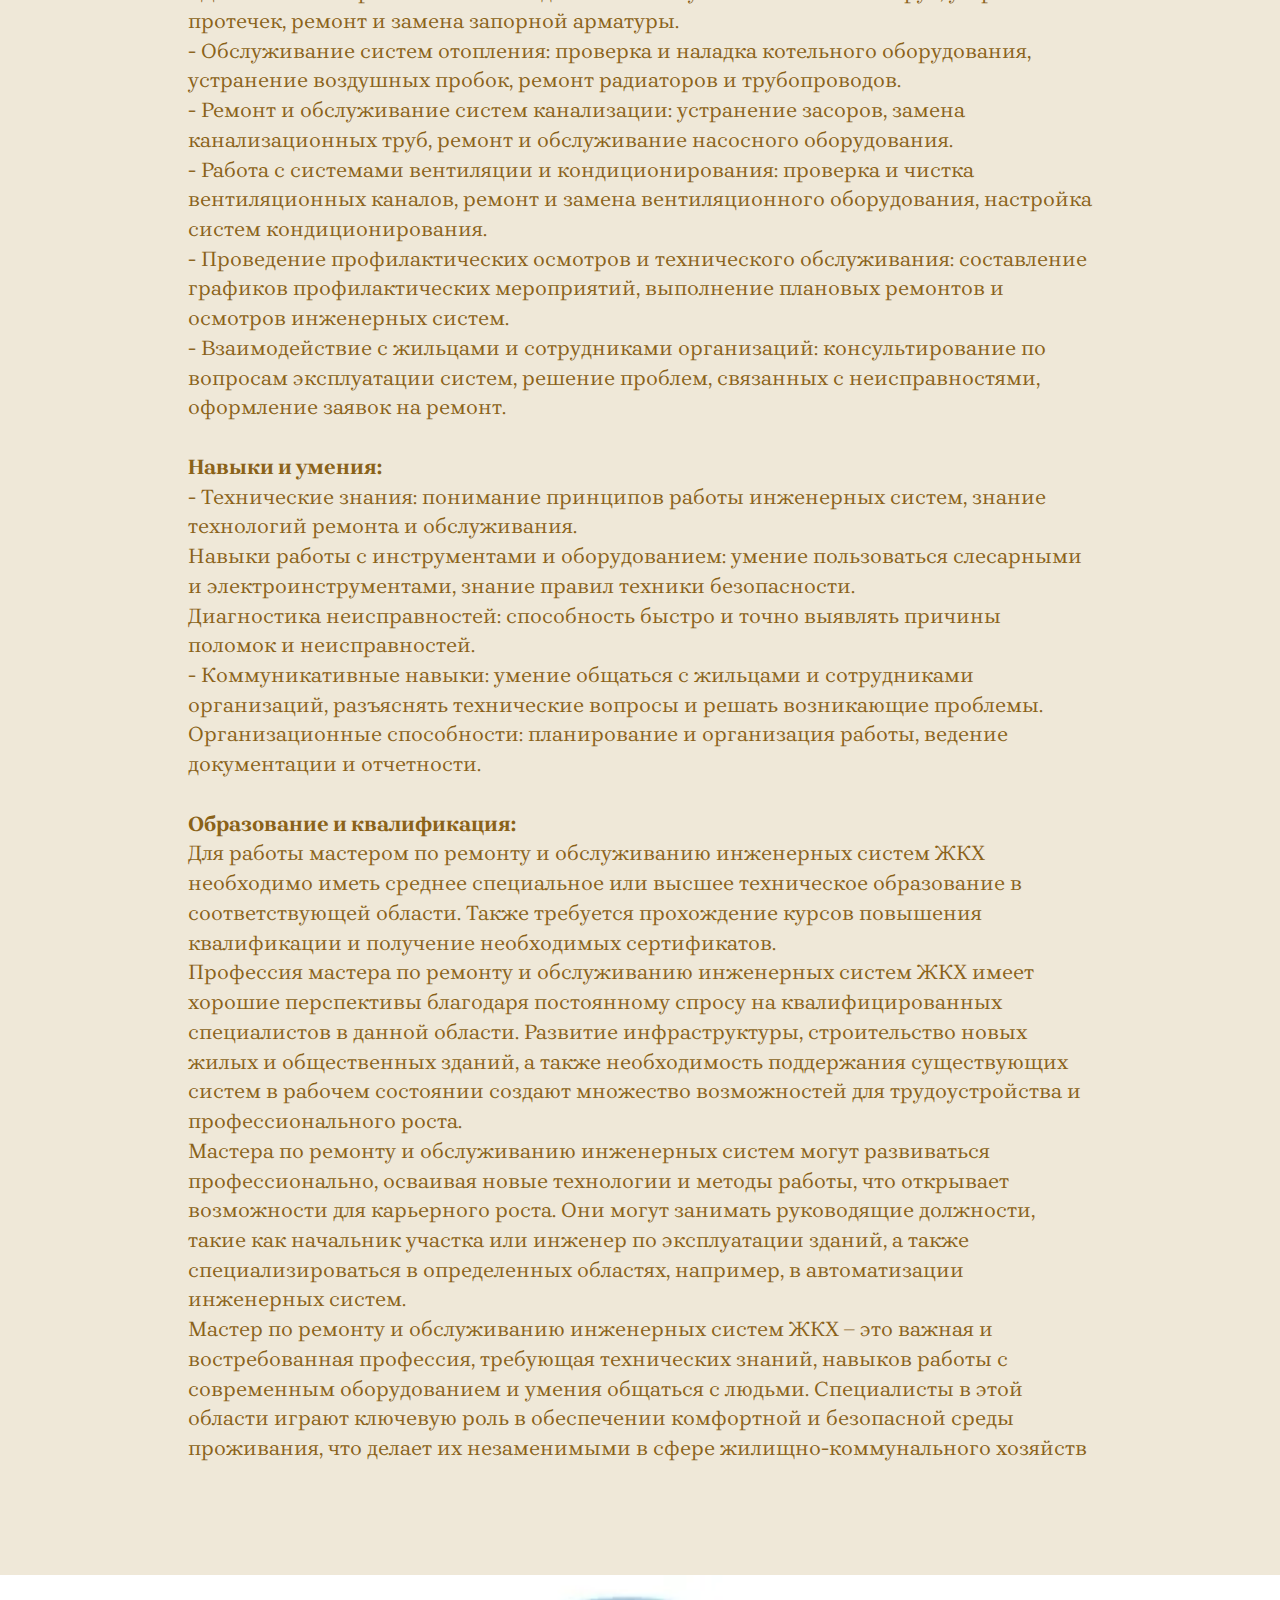
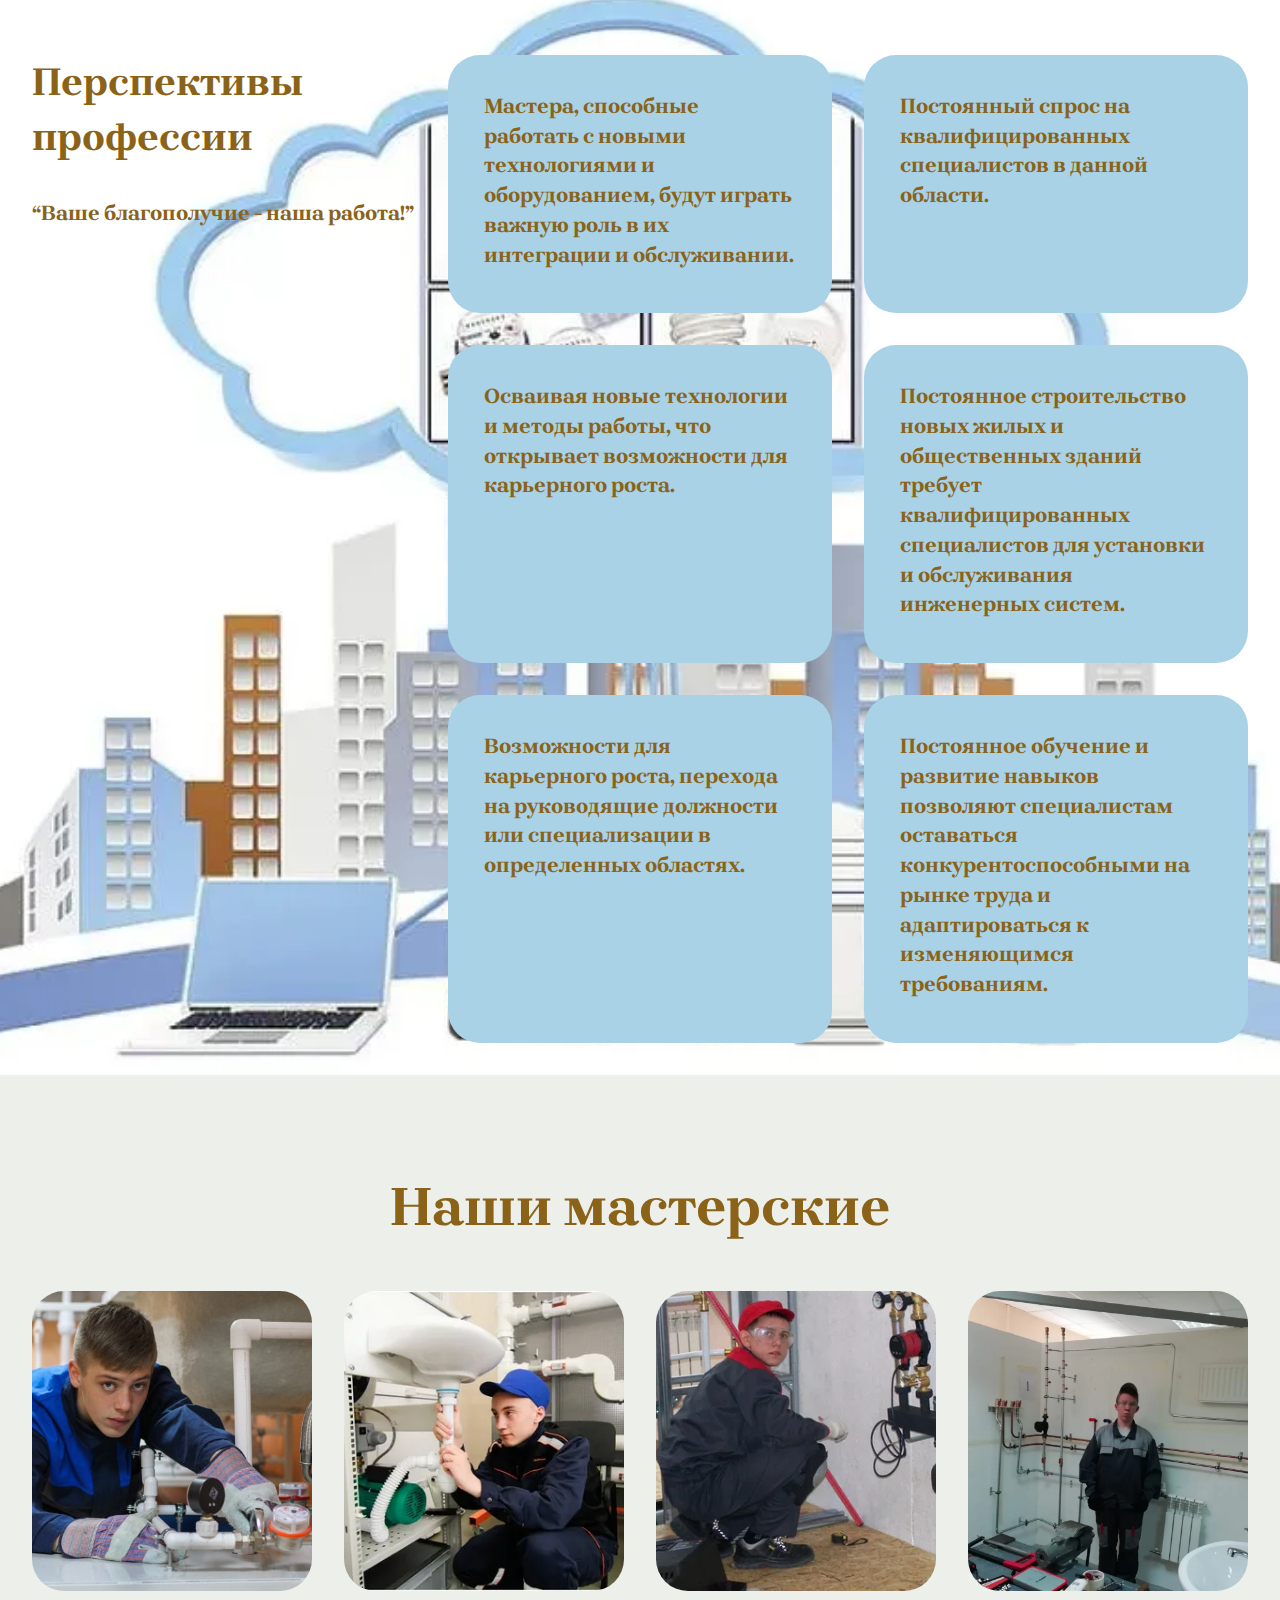
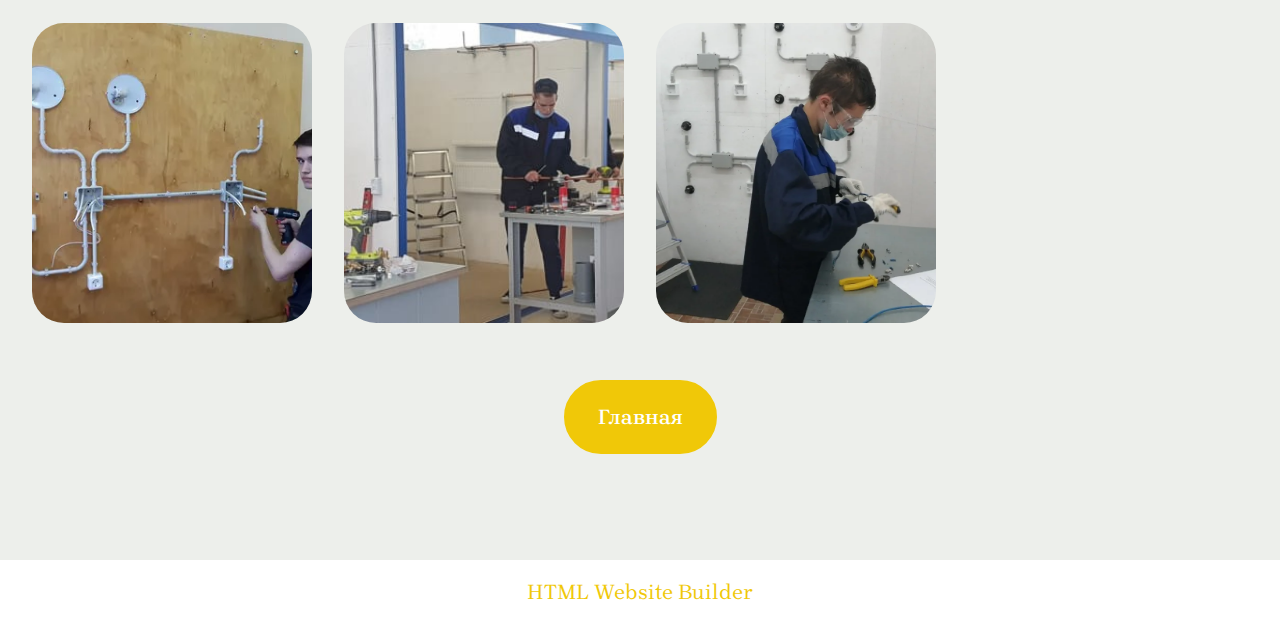
<file: page7.html>
<!DOCTYPE html>
<html  >
<head>
  <!-- Site made with Mobirise Website Builder v5.9.27, https://mobirise.com -->
  <meta charset="UTF-8">
  <meta http-equiv="X-UA-Compatible" content="IE=edge">
  <meta name="generator" content="Mobirise v5.9.27, mobirise.com">
  <meta name="viewport" content="width=device-width, initial-scale=1, minimum-scale=1">
  <link rel="shortcut icon" href="assets/images/generated-image-beb889eea70011efa4e5eac5d837a6da-472x367.png" type="image/x-icon">
  <meta name="description" content="15.01.38 Оператор - наладчик металлообрабатывающих станков">
  
  
  <title>08.01.29 Мастер по ремонту и обслуживанию инженерных систем ЖКХ</title>
  <link rel="stylesheet" href="assets/web/assets/mobirise-icons2/mobirise2.css">
  <link rel="stylesheet" href="assets/bootstrap/css/bootstrap.min.css">
  <link rel="stylesheet" href="assets/bootstrap/css/bootstrap-grid.min.css">
  <link rel="stylesheet" href="assets/bootstrap/css/bootstrap-reboot.min.css">
  <link rel="stylesheet" href="assets/dropdown/css/style.css">
  <link rel="stylesheet" href="assets/theme/css/style.css">
  <link rel="preload" href="https://fonts.googleapis.com/css2?family=Brygada+1918:wght@400;700&display=swap&display=swap" as="style" onload="this.onload=null;this.rel='stylesheet'">
  <noscript><link rel="stylesheet" href="https://fonts.googleapis.com/css2?family=Brygada+1918:wght@400;700&display=swap&display=swap"></noscript>
  <link rel="preload" as="style" href="assets/mobirise/css/mbr-additional.css?v=1XPYmj"><link rel="stylesheet" href="assets/mobirise/css/mbr-additional.css?v=1XPYmj" type="text/css">

  
  
  
</head>
<body>
  
  <section data-bs-version="5.1" class="menu menu1 cid-uwO1DwRdBG" once="menu" id="menu01-z">
	

	<nav class="navbar navbar-dropdown navbar-fixed-top navbar-expand-lg">
		<div class="container">
			<div class="navbar-brand">
				<span class="navbar-logo">
					<a href="https://mobiri.se">
						<img src="assets/images/lefeowb-cb0-96x88.jpg" alt="Mobirise Website Builder" style="height: 3rem;">
					</a>
				</span>
				
			</div>
			<button class="navbar-toggler" type="button" data-toggle="collapse" data-bs-toggle="collapse" data-target="#navbarSupportedContent" data-bs-target="#navbarSupportedContent" aria-controls="navbarNavAltMarkup" aria-expanded="false" aria-label="Toggle navigation">
				<div class="hamburger">
					<span></span>
					<span></span>
					<span></span>
					<span></span>
				</div>
			</button>
			<div class="collapse navbar-collapse" id="navbarSupportedContent">
				<ul class="navbar-nav nav-dropdown" data-app-modern-menu="true"><li class="nav-item">
						<a class="nav-link link text-primary display-4" href="page1.html#top">Билет в будущее</a>
					</li></ul>
				
				<div class="navbar-buttons mbr-section-btn"><a class="btn btn-primary display-4" href="index.html">Главная</a></div>
			</div>
		</div>
	</nav>
</section>

<section data-bs-version="5.1" class="header16 cid-uwO1DxApPQ" id="header16-10">
  

  
  

  <div class="text-center container">
    <div class="row justify-content-center mb-4">
      <div class="col-12 col-lg-12">
        <div class="image-wrap">
          <img src="assets/images/i-9.webp" alt="Mobirise Website Builder">
        </div>
      </div>
    </div>
    <div class="row justify-content-center">
      <div class="col-md-12 col-lg-9">
        <h1 class="mbr-section-title mbr-fonts-style mt-4 display-1"><strong>08. 01.29 Мастер по ремонту и обслуживанию инженерных систем ЖКХ</strong></h1>
        <p class="mbr-text mbr-fonts-style mt-4 display-7"><br>
<br><strong>Мастер по ремонту и обслуживанию инженерных систем ЖКХ </strong>– это специалист, ответственный за обеспечение бесперебойной и эффективной работы различных инженерных систем, таких как системы водоснабжения, отопления, канализации, вентиляции и кондиционирования воздуха в жилых и общественных зданиях. Основная задача мастера заключается в своевременном выявлении и устранении неисправностей, а также в проведении профилактических мероприятий для предотвращения аварийных ситуаций.<br>
<br><strong>Основные обязанности:
</strong><br>- Диагностика и ремонт систем водоснабжения: установка и замена труб, устранение протечек, ремонт и замена запорной арматуры.
<br>- Обслуживание систем отопления: проверка и наладка котельного оборудования, устранение воздушных пробок, ремонт радиаторов и трубопроводов.
<br>- Ремонт и обслуживание систем канализации: устранение засоров, замена канализационных труб, ремонт и обслуживание насосного оборудования.
<br>- Работа с системами вентиляции и кондиционирования: проверка и чистка вентиляционных каналов, ремонт и замена вентиляционного оборудования, настройка систем кондиционирования.
<br>- Проведение профилактических осмотров и технического обслуживания: составление графиков профилактических мероприятий, выполнение плановых ремонтов и осмотров инженерных систем.
<br>- Взаимодействие с жильцами и сотрудниками организаций: консультирование по вопросам эксплуатации систем, решение проблем, связанных с неисправностями, оформление заявок на ремонт.<br>
<br><strong>Навыки и умения:
</strong><br>- Технические знания: понимание принципов работы инженерных систем, знание технологий ремонта и обслуживания.
<br>Навыки работы с инструментами и оборудованием: умение пользоваться слесарными и электроинструментами, знание правил техники безопасности.
<br>Диагностика неисправностей: способность быстро и точно выявлять причины поломок и неисправностей.
<br>- Коммуникативные навыки: умение общаться с жильцами и сотрудниками организаций, разъяснять технические вопросы и решать возникающие проблемы.
<br>Организационные способности: планирование и организация работы, ведение документации и отчетности.<br>
<br><strong>Образование и квалификация:
</strong><br>Для работы мастером по ремонту и обслуживанию инженерных систем ЖКХ необходимо иметь среднее специальное или высшее техническое образование в соответствующей области. Также требуется прохождение курсов повышения квалификации и получение необходимых сертификатов.<br>Профессия мастера по ремонту и обслуживанию инженерных систем ЖКХ имеет хорошие перспективы благодаря постоянному спросу на квалифицированных специалистов в данной области. Развитие инфраструктуры, строительство новых жилых и общественных зданий, а также необходимость поддержания существующих систем в рабочем состоянии создают множество возможностей для трудоустройства и профессионального роста.<br>Мастера по ремонту и обслуживанию инженерных систем могут развиваться профессионально, осваивая новые технологии и методы работы, что открывает возможности для карьерного роста. Они могут занимать руководящие должности, такие как начальник участка или инженер по эксплуатации зданий, а также специализироваться в определенных областях, например, в автоматизации инженерных систем.<br>Мастер по ремонту и обслуживанию инженерных систем ЖКХ – это важная и востребованная профессия, требующая технических знаний, навыков работы с современным оборудованием и умения общаться с людьми. Специалисты в этой области играют ключевую роль в обеспечении комфортной и безопасной среды проживания, что делает их незаменимыми в сфере жилищно-коммунального хозяйств&nbsp;<br></p>
        
      </div>
    </div>
  </div>
</section>

<section data-bs-version="5.1" class="features037 cid-uwO1DyzCdz" id="features037-11">
	
	
	
	<div class="container">
		<div class="row justify-content-center">
			<div class="col-lg-4">
				<div class="col-12 col-md-12">
					<h5 class="mbr-section-title mbr-fonts-style mt-0 mb-4 display-5"><strong>Перспективы профессии</strong></h5>
					<h6 class="mbr-section-subtitle mbr-fonts-style mt-0 mb-4 display-7"><strong>“Ваше благополучие - наша работа!”</strong></h6>
					
				</div>
			</div>

			<div class="col-lg-8 side-features">
				<div class="item features-without-image col-12 col-md-12 col-lg-6 item-mb active">
					<div class="item-wrapper">
						<div class="item-content align-left">
							
							<h5 class="card-title mbr-fonts-style display-7"><strong>Мастера, способные работать с новыми технологиями и оборудованием, будут играть важную роль в их интеграции и обслуживании.</strong></h5>
							<p class="card-text mbr-fonts-style display-7"></p>
							
						</div>

					</div>
				</div><div class="item features-without-image col-12 col-md-12 col-lg-6 item-mb">
					<div class="item-wrapper">
						<div class="item-content align-left">
							
							<h5 class="card-title mbr-fonts-style display-7"><strong>Постоянный спрос на квалифицированных специалистов в данной области.</strong></h5>
							<p class="card-text mbr-fonts-style display-7"></p>
							
						</div>

					</div>
				</div>
				
				<div class="item features-without-image col-12 col-md-12 col-lg-6 item-mb">
					<div class="item-wrapper">
						<div class="item-content align-left">
							
							<h5 class="card-title mbr-fonts-style display-7"><strong>Осваивая новые технологии и методы работы, что открывает возможности для карьерного роста.</strong></h5>
							<p class="card-text mbr-fonts-style display-7"></p>

							
						</div>

					</div>
				</div>
				<div class="item features-without-image col-12 col-md-12 col-lg-6 item-mb">
					<div class="item-wrapper">
						<div class="item-content align-left">
							
							<h5 class="card-title mbr-fonts-style display-7"><strong>Постоянное строительство новых жилых и общественных зданий требует квалифицированных специалистов для установки и обслуживания инженерных систем.&nbsp;</strong></h5>
							<p class="card-text mbr-fonts-style display-7"></p>

							
						</div>

					</div>
				</div><div class="item features-without-image col-12 col-md-12 col-lg-6 item-mb">
					<div class="item-wrapper">
						<div class="item-content align-left">
							
							<h5 class="card-title mbr-fonts-style display-7"><strong>Возможности для карьерного роста, перехода на руководящие должности или специализации в определенных областях.</strong></h5>
							<p class="card-text mbr-fonts-style display-7"></p>

							
						</div>

					</div>
				</div><div class="item features-without-image col-12 col-md-12 col-lg-6 item-mb">
					<div class="item-wrapper">
						<div class="item-content align-left">
							
							<h5 class="card-title mbr-fonts-style display-7"><strong>Постоянное обучение и развитие навыков позволяют специалистам оставаться конкурентоспособными на рынке труда и адаптироваться к изменяющимся требованиям.</strong></h5>
							<p class="card-text mbr-fonts-style display-7"></p>

							
						</div>

					</div>
				</div>

			</div>
		</div>
	</div>
</section>

<section data-bs-version="5.1" class="gallery06 cid-uwO1Dzpnub" id="gallery06-12">
    
    
    <div class="container">
        <div class="row justify-content-center">
            <div class="col-12 content-head">
                <div class="mbr-section-head mb-5">
                    <h4 class="mbr-section-title mbr-fonts-style align-center mb-0 display-2"><strong>Наши мастерские</strong></h4>
                    
                </div>
            </div>
        </div>
        <div class="row">
            <div class="item features-image col-12 col-md-6 col-lg-3 active">
                <div class="item-wrapper">
                    <div class="item-img">
                        <img src="assets/images/1ozadx78zd4d89jfd2gev110wlphmdtl-596x447.jpg" alt="Mobirise Website Builder" title="" data-slide-to="0" data-bs-slide-to="0">
                    </div>
                </div>
            </div>
            
            <div class="item features-image col-12 col-md-6 col-lg-3">
                <div class="item-wrapper">
                    <div class="item-img">
                        <img src="assets/images/i-4.webp" alt="Mobirise Website Builder" title="" data-slide-to="2" data-bs-slide-to="2">
                    </div>
                </div>
            </div>
            <div class="item features-image col-12 col-md-6 col-lg-3">
                <div class="item-wrapper">
                    <div class="item-img">
                        <img src="assets/images/i-5.webp" alt="Mobirise Website Builder" title="" data-slide-to="3" data-bs-slide-to="3">
                    </div>
                </div>
            </div>
            <div class="item features-image col-12 col-md-6 col-lg-3">
                <div class="item-wrapper">
                    <div class="item-img">
                        <img src="assets/images/cz-lmlpy1fsqjvcpzsr-3nsztrisu1ynqmewu4cc5ms6ulxrnvkwphjrkg20mbw6irfvwkisfqwxfe1o81sndtb7.webp" alt="Mobirise Website Builder" title="" data-slide-to="4" data-bs-slide-to="4">
                    </div>
                </div>
            </div>
            <div class="item features-image col-12 col-md-6 col-lg-3">
                <div class="item-wrapper">
                    <div class="item-img">
                        <img src="assets/images/i-6.webp" alt="Mobirise Website Builder" title="" data-slide-to="5" data-bs-slide-to="5">
                    </div>
                </div>
            </div>
            <div class="item features-image col-12 col-md-6 col-lg-3">
                <div class="item-wrapper">
                    <div class="item-img">
                        <img src="assets/images/demoekzamen3-596x289.jpg" alt="Mobirise Website Builder" title="" data-slide-to="6" data-bs-slide-to="6">
                    </div>
                </div>
            </div>
            <div class="item features-image col-12 col-md-6 col-lg-3">
                <div class="item-wrapper">
                    <div class="item-img">
                        <img src="assets/images/i-8.webp" alt="Mobirise Website Builder" title="" data-slide-to="7" data-bs-slide-to="7">
                    </div>
                </div>
            </div>

        </div>
        <div class="mbr-section-btn mt-4"><a class="btn btn-primary display-7" href="index.html">Главная</a></div>
    </div>
</section><section class="display-7" style="padding: 0;align-items: center;justify-content: center;flex-wrap: wrap;    align-content: center;display: flex;position: relative;height: 4rem;"><a href="https://mobiri.se/3592774" style="flex: 1 1;height: 4rem;position: absolute;width: 100%;z-index: 1;"><img alt="" style="height: 4rem;" src="[data-uri]"></a><p style="margin: 0;text-align: center;" class="display-7">&#8204;</p><a style="z-index:1" href="https://mobirise.com/html-builder.html">HTML Website Builder</a></section><script src="assets/bootstrap/js/bootstrap.bundle.min.js"></script>  <script src="assets/smoothscroll/smooth-scroll.js"></script>  <script src="assets/ytplayer/index.js"></script>  <script src="assets/dropdown/js/navbar-dropdown.js"></script>  <script src="assets/theme/js/script.js"></script>  
  
  
</body>
</html>
</file>
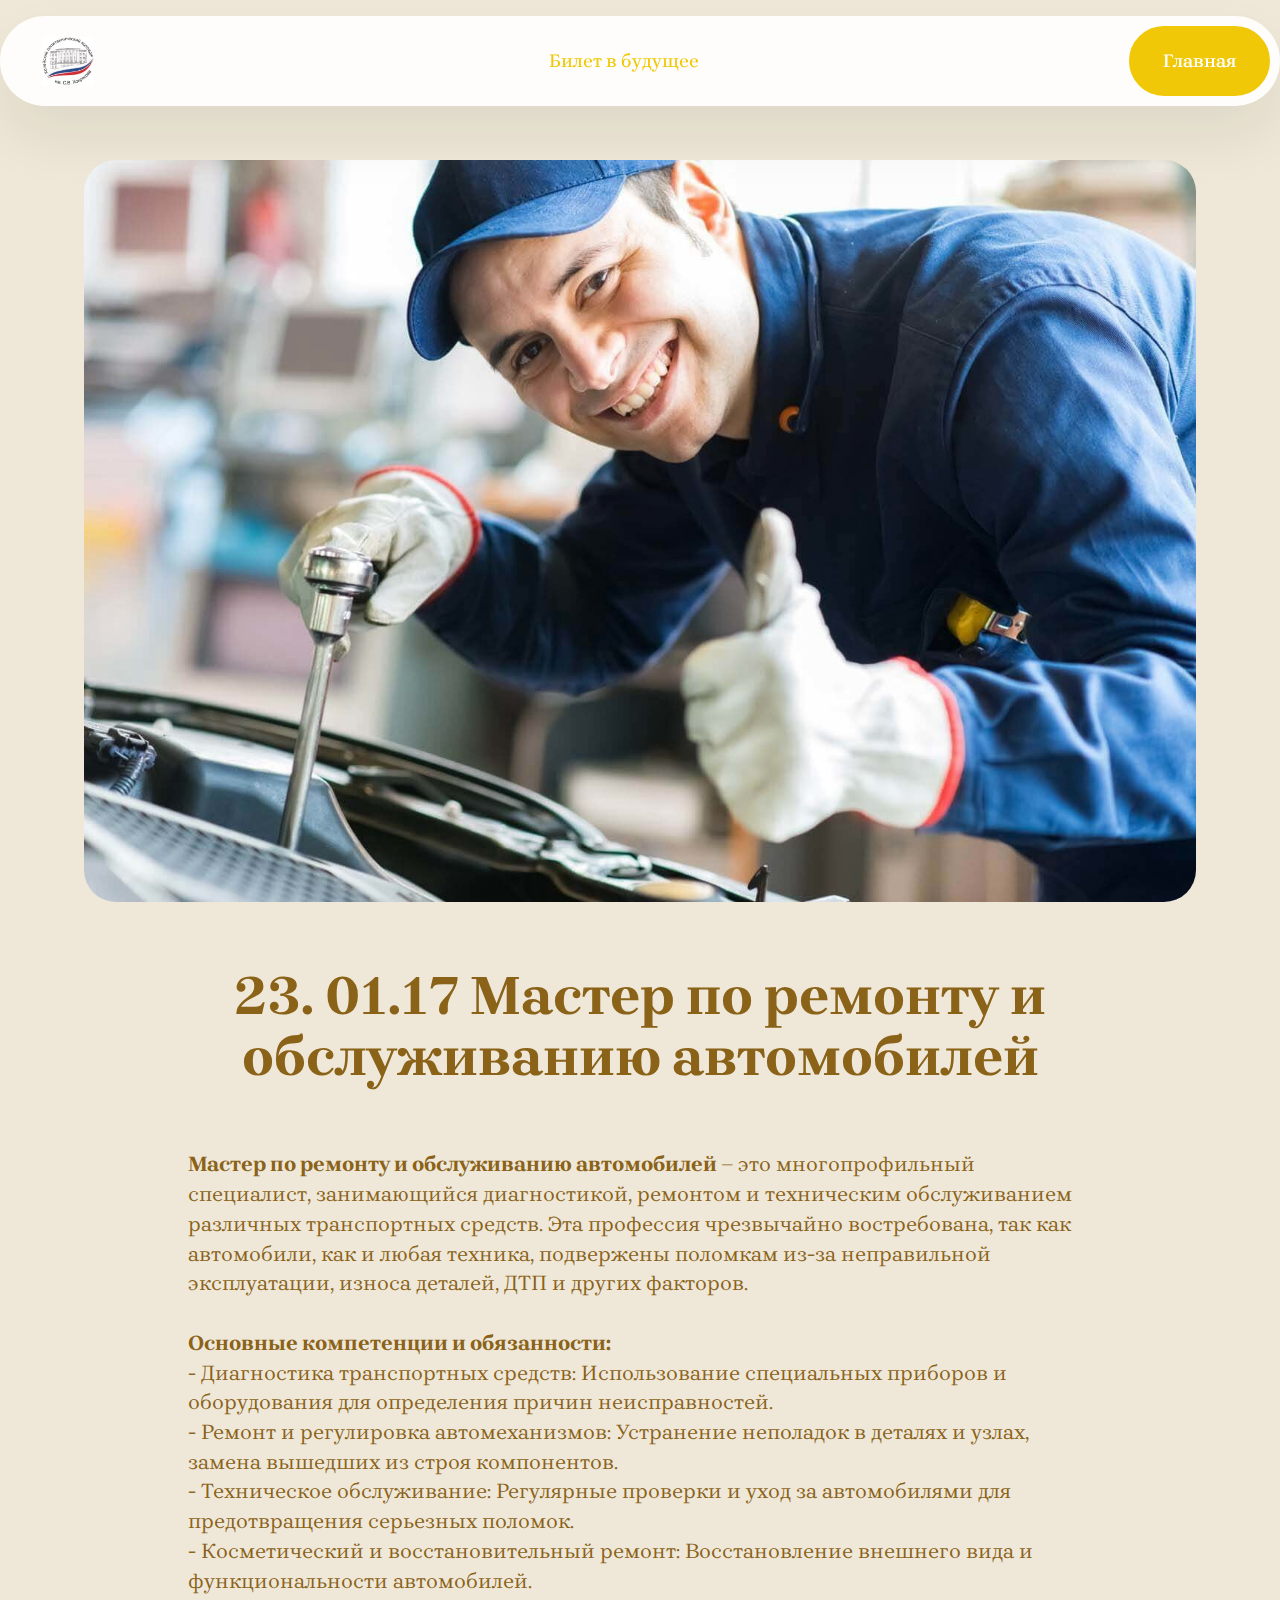
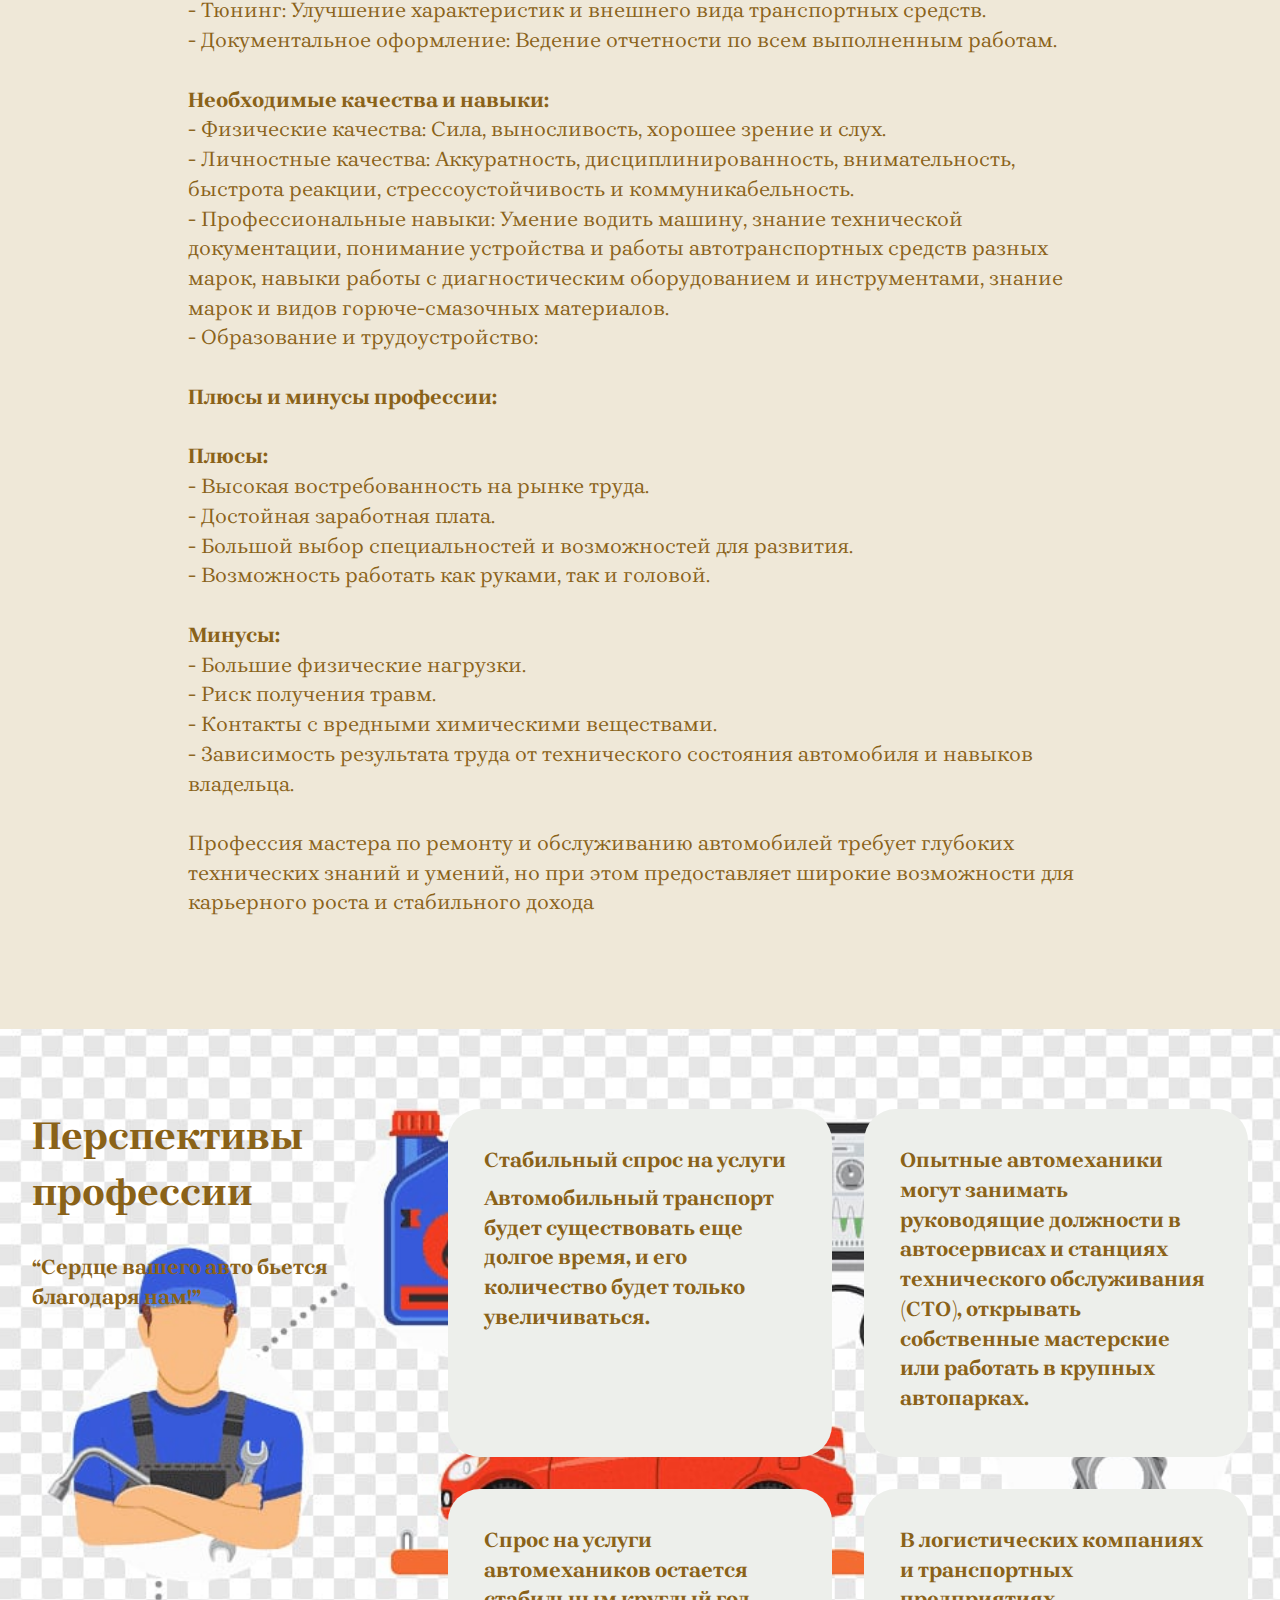
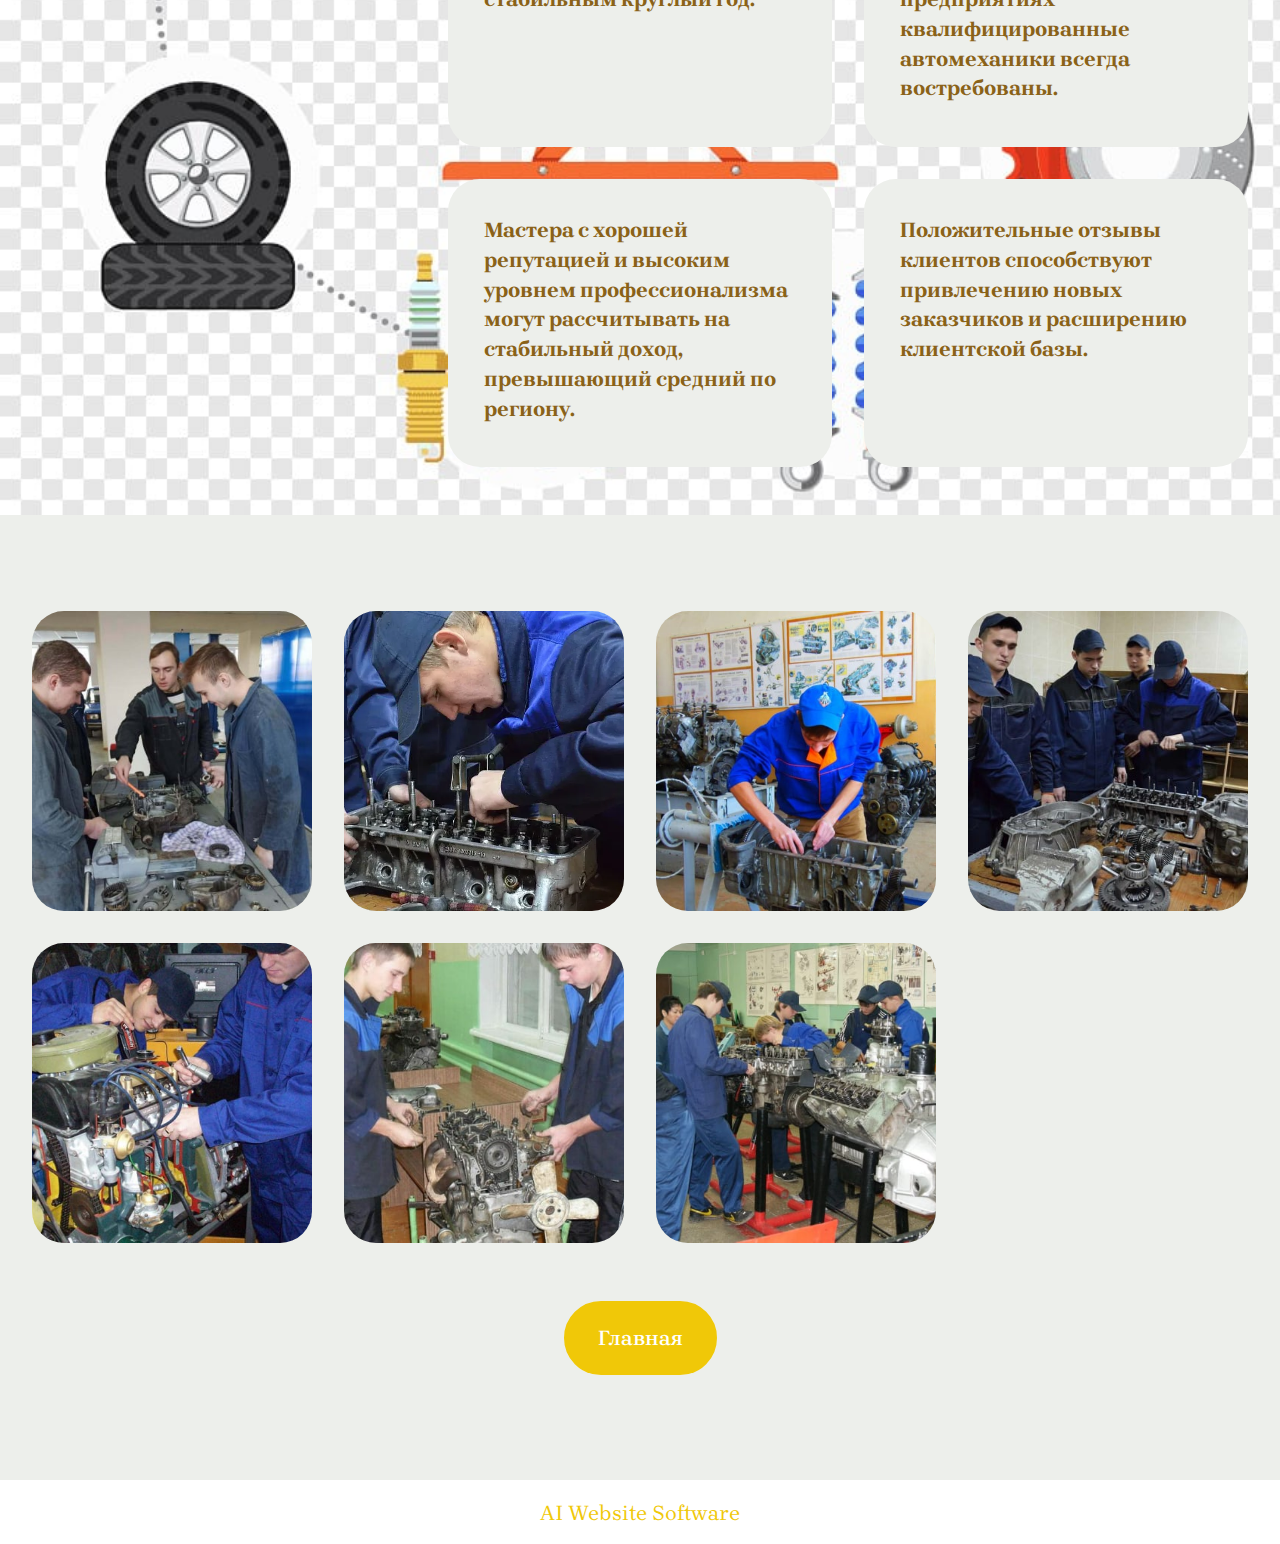
<file: page8.html>
<!DOCTYPE html>
<html  >
<head>
  <!-- Site made with Mobirise Website Builder v5.9.27, https://mobirise.com -->
  <meta charset="UTF-8">
  <meta http-equiv="X-UA-Compatible" content="IE=edge">
  <meta name="generator" content="Mobirise v5.9.27, mobirise.com">
  <meta name="viewport" content="width=device-width, initial-scale=1, minimum-scale=1">
  <link rel="shortcut icon" href="assets/images/generated-image-beb889eea70011efa4e5eac5d837a6da-472x367.png" type="image/x-icon">
  <meta name="description" content="15.01.38 Оператор - наладчик металлообрабатывающих станков">
  
  
  <title>23.01.17 Мастер по ремонту и обслуживанию автомобилей</title>
  <link rel="stylesheet" href="assets/web/assets/mobirise-icons2/mobirise2.css">
  <link rel="stylesheet" href="assets/bootstrap/css/bootstrap.min.css">
  <link rel="stylesheet" href="assets/bootstrap/css/bootstrap-grid.min.css">
  <link rel="stylesheet" href="assets/bootstrap/css/bootstrap-reboot.min.css">
  <link rel="stylesheet" href="assets/dropdown/css/style.css">
  <link rel="stylesheet" href="assets/theme/css/style.css">
  <link rel="preload" href="https://fonts.googleapis.com/css2?family=Brygada+1918:wght@400;700&display=swap&display=swap" as="style" onload="this.onload=null;this.rel='stylesheet'">
  <noscript><link rel="stylesheet" href="https://fonts.googleapis.com/css2?family=Brygada+1918:wght@400;700&display=swap&display=swap"></noscript>
  <link rel="preload" as="style" href="assets/mobirise/css/mbr-additional.css?v=t4m3nQ"><link rel="stylesheet" href="assets/mobirise/css/mbr-additional.css?v=t4m3nQ" type="text/css">

  
  
  
</head>
<body>
  
  <section data-bs-version="5.1" class="menu menu1 cid-uwOaii6FV9" once="menu" id="menu01-13">
	

	<nav class="navbar navbar-dropdown navbar-fixed-top navbar-expand-lg">
		<div class="container">
			<div class="navbar-brand">
				<span class="navbar-logo">
					<a href="https://mobiri.se">
						<img src="assets/images/lefeowb-cb0-96x88.jpg" alt="Mobirise Website Builder" style="height: 3rem;">
					</a>
				</span>
				
			</div>
			<button class="navbar-toggler" type="button" data-toggle="collapse" data-bs-toggle="collapse" data-target="#navbarSupportedContent" data-bs-target="#navbarSupportedContent" aria-controls="navbarNavAltMarkup" aria-expanded="false" aria-label="Toggle navigation">
				<div class="hamburger">
					<span></span>
					<span></span>
					<span></span>
					<span></span>
				</div>
			</button>
			<div class="collapse navbar-collapse" id="navbarSupportedContent">
				<ul class="navbar-nav nav-dropdown" data-app-modern-menu="true"><li class="nav-item">
						<a class="nav-link link text-primary display-4" href="page1.html#top">Билет в будущее</a>
					</li></ul>
				
				<div class="navbar-buttons mbr-section-btn"><a class="btn btn-primary display-4" href="index.html">Главная</a></div>
			</div>
		</div>
	</nav>
</section>

<section data-bs-version="5.1" class="header16 cid-uwOaiiO8Ws" id="header16-14">
  

  
  

  <div class="text-center container">
    <div class="row justify-content-center mb-4">
      <div class="col-12 col-lg-11">
        <div class="image-wrap">
          <img src="assets/images/5d4180eced6e4e6b9c0e325a-5d4825a20268b-1500x1001.jpg" alt="Mobirise Website Builder">
        </div>
      </div>
    </div>
    <div class="row justify-content-center">
      <div class="col-md-12 col-lg-9">
        <h1 class="mbr-section-title mbr-fonts-style mt-4 display-1"><strong>23. 01.17 Мастер по ремонту и обслуживанию автомобилей</strong></h1>
        <p class="mbr-text mbr-fonts-style mt-4 display-7"><br><strong>Мастер по ремонту и обслуживанию автомобилей</strong> – это многопрофильный специалист, занимающийся диагностикой, ремонтом и техническим обслуживанием различных транспортных средств. Эта профессия чрезвычайно востребована, так как автомобили, как и любая техника, подвержены поломкам из-за неправильной эксплуатации, износа деталей, ДТП и других факторов.
<br>
<br><strong>Основные компетенции и обязанности:
</strong><br>- Диагностика транспортных средств: Использование специальных приборов и оборудования для определения причин неисправностей.
<br>- Ремонт и регулировка автомеханизмов: Устранение неполадок в деталях и узлах, замена вышедших из строя компонентов.
<br>- Техническое обслуживание: Регулярные проверки и уход за автомобилями для предотвращения серьезных поломок.
<br>- Косметический и восстановительный ремонт: Восстановление внешнего вида и функциональности автомобилей.
<br>- Тюнинг: Улучшение характеристик и внешнего вида транспортных средств.
<br>- Документальное оформление: Ведение отчетности по всем выполненным работам.<br>
<br><strong>Необходимые качества и навыки:
</strong><br>- Физические качества: Сила, выносливость, хорошее зрение и слух.
<br>- Личностные качества: Аккуратность, дисциплинированность, внимательность, быстрота реакции, стрессоустойчивость и коммуникабельность.
<br>- Профессиональные навыки: Умение водить машину, знание технической документации, понимание устройства и работы автотранспортных средств разных марок, навыки работы с диагностическим оборудованием и инструментами, знание марок и видов горюче-смазочных материалов.
<br>- Образование и трудоустройство:
<br><br><strong>Плюсы и минусы профессии:</strong><br><strong>
</strong><br><strong>Плюсы:</strong><br>- Высокая востребованность на рынке труда.
<br>- Достойная заработная плата.
<br>- Большой выбор специальностей и возможностей для развития.
<br>- Возможность работать как руками, так и головой.<br>
<br><strong>Минусы:
</strong><br>- Большие физические нагрузки.
<br>- Риск получения травм.
<br>- Контакты с вредными химическими веществами.
<br>- Зависимость результата труда от технического состояния автомобиля и навыков владельца.<br>
<br>Профессия мастера по ремонту и обслуживанию автомобилей требует глубоких технических знаний и умений, но при этом предоставляет широкие возможности для карьерного роста и стабильного дохода<br></p>
        
      </div>
    </div>
  </div>
</section>

<section data-bs-version="5.1" class="features037 cid-uwOaijBU1M" id="features037-15">
	
	
	
	<div class="container">
		<div class="row justify-content-center">
			<div class="col-lg-4">
				<div class="col-12 col-md-12">
					<h5 class="mbr-section-title mbr-fonts-style mt-0 mb-4 display-5"><strong>Перспективы профессии</strong></h5>
					<h6 class="mbr-section-subtitle mbr-fonts-style mt-0 mb-4 display-7"><strong>“Сердце вашего авто бьется благодаря нам!”</strong></h6>
					
				</div>
			</div>

			<div class="col-lg-8 side-features">
				<div class="item features-without-image col-12 col-md-12 col-lg-6 item-mb active">
					<div class="item-wrapper">
						<div class="item-content align-left">
							
							<h5 class="card-title mbr-fonts-style display-7"><strong>Стабильный спрос на услуги</strong></h5>
							<p class="card-text mbr-fonts-style display-7"><strong>Автомобильный транспорт будет существовать еще долгое время, и его количество будет только увеличиваться.</strong></p>
							
						</div>

					</div>
				</div><div class="item features-without-image col-12 col-md-12 col-lg-6 item-mb">
					<div class="item-wrapper">
						<div class="item-content align-left">
							
							<h5 class="card-title mbr-fonts-style display-7"><strong>Опытные автомеханики могут занимать руководящие должности в автосервисах и станциях технического обслуживания (СТО), открывать собственные мастерские или работать в крупных автопарках.</strong>&nbsp;</h5>
							<p class="card-text mbr-fonts-style display-7"></p>
							
						</div>

					</div>
				</div>
				
				<div class="item features-without-image col-12 col-md-12 col-lg-6 item-mb">
					<div class="item-wrapper">
						<div class="item-content align-left">
							
							<h5 class="card-title mbr-fonts-style display-7"><strong>Спрос на услуги автомехаников остается стабильным круглый год.</strong></h5>
							<p class="card-text mbr-fonts-style display-7"></p>

							
						</div>

					</div>
				</div>
				<div class="item features-without-image col-12 col-md-12 col-lg-6 item-mb">
					<div class="item-wrapper">
						<div class="item-content align-left">
							
							<h5 class="card-title mbr-fonts-style display-7"><strong>В логистических компаниях и транспортных предприятиях квалифицированные автомеханики всегда востребованы.</strong></h5>
							<p class="card-text mbr-fonts-style display-7"></p>

							
						</div>

					</div>
				</div><div class="item features-without-image col-12 col-md-12 col-lg-6 item-mb">
					<div class="item-wrapper">
						<div class="item-content align-left">
							
							<h5 class="card-title mbr-fonts-style display-7"><strong>Мастера с хорошей репутацией и высоким уровнем профессионализма могут рассчитывать на стабильный доход, превышающий средний по региону.</strong></h5>
							<p class="card-text mbr-fonts-style display-7"></p>

							
						</div>

					</div>
				</div><div class="item features-without-image col-12 col-md-12 col-lg-6 item-mb">
					<div class="item-wrapper">
						<div class="item-content align-left">
							
							<h5 class="card-title mbr-fonts-style display-7"><strong>Положительные отзывы клиентов способствуют привлечению новых заказчиков и расширению клиентской базы.</strong></h5>
							<p class="card-text mbr-fonts-style display-7"></p>

							
						</div>

					</div>
				</div>

			</div>
		</div>
	</div>
</section>

<section data-bs-version="5.1" class="gallery06 cid-uwOaikoOnq" id="gallery06-16">
    
    
    <div class="container">
        <div class="row justify-content-center">
            <div class="col-12 content-head">
                
            </div>
        </div>
        <div class="row">
            
            <div class="item features-image col-12 col-md-6 col-lg-3 active">
                <div class="item-wrapper">
                    <div class="item-img">
                        <img src="assets/images/professiya-avtomexanika3-596x406.jpg" alt="Mobirise Website Builder" title="" data-slide-to="1" data-bs-slide-to="1">
                    </div>
                </div>
            </div>
            <div class="item features-image col-12 col-md-6 col-lg-3">
                <div class="item-wrapper">
                    <div class="item-img">
                        <img src="assets/images/i-1.webp" alt="Mobirise Website Builder" title="" data-slide-to="2" data-bs-slide-to="2">
                    </div>
                </div>
            </div>
            <div class="item features-image col-12 col-md-6 col-lg-3">
                <div class="item-wrapper">
                    <div class="item-img">
                        <img src="assets/images/6c565d9591f39a5445abfbb41b767658-596x447.jpg" alt="Mobirise Website Builder" title="" data-slide-to="3" data-bs-slide-to="3">
                    </div>
                </div>
            </div>
            <div class="item features-image col-12 col-md-6 col-lg-3">
                <div class="item-wrapper">
                    <div class="item-img">
                        <img src="assets/images/17193408332-25-june-2024-i61330-specialnost-23-02-07-texniches-596x395.jpg" alt="Mobirise Website Builder" title="" data-slide-to="4" data-bs-slide-to="4">
                    </div>
                </div>
            </div>
            <div class="item features-image col-12 col-md-6 col-lg-3">
                <div class="item-wrapper">
                    <div class="item-img">
                        <img src="assets/images/55549f0140c08864448ba9ae-5a77bad7a6c0e-596x447.jpg" alt="Mobirise Website Builder" title="" data-slide-to="5" data-bs-slide-to="5">
                    </div>
                </div>
            </div>
            <div class="item features-image col-12 col-md-6 col-lg-3">
                <div class="item-wrapper">
                    <div class="item-img">
                        <img src="assets/images/22a89e174a04c3fdd3979be5a682daa1-big-596x397.jpg" alt="Mobirise Website Builder" title="" data-slide-to="6" data-bs-slide-to="6">
                    </div>
                </div>
            </div>
            <div class="item features-image col-12 col-md-6 col-lg-3">
                <div class="item-wrapper">
                    <div class="item-img">
                        <img src="assets/images/c5b8eaae8b4b92314714a63fb14567d4-596x397.jpg" alt="Mobirise Website Builder" title="" data-slide-to="7" data-bs-slide-to="7">
                    </div>
                </div>
            </div>

        </div>
        <div class="mbr-section-btn mt-4"><a class="btn btn-primary display-7" href="index.html">Главная</a></div>
    </div>
</section><section class="display-7" style="padding: 0;align-items: center;justify-content: center;flex-wrap: wrap;    align-content: center;display: flex;position: relative;height: 4rem;"><a href="https://mobiri.se/3592774" style="flex: 1 1;height: 4rem;position: absolute;width: 100%;z-index: 1;"><img alt="" style="height: 4rem;" src="[data-uri]"></a><p style="margin: 0;text-align: center;" class="display-7">&#8204;</p><a style="z-index:1" href="https://mobirise.com/builder/ai-website-builder.html">AI Website Software</a></section><script src="assets/bootstrap/js/bootstrap.bundle.min.js"></script>  <script src="assets/smoothscroll/smooth-scroll.js"></script>  <script src="assets/ytplayer/index.js"></script>  <script src="assets/dropdown/js/navbar-dropdown.js"></script>  <script src="assets/theme/js/script.js"></script>  
  
  
</body>
</html>
</file>
<file: assets/web/assets/mobirise-icons2/mobirise2.css>
@font-face {
  font-family: 'Moririse2';
  font-display: swap;
  src:  url('mobirise2.eot?f2bix4');
  src:  url('mobirise2.eot?f2bix4#iefix') format('embedded-opentype'),
    url('mobirise2.ttf?f2bix4') format('truetype'),
    url('mobirise2.woff?f2bix4') format('woff'),
    url('mobirise2.svg?f2bix4#mobirise2') format('svg');
  font-weight: normal;
  font-style: normal;
}

[class^="mobi-"], [class*=" mobi-"] {
  /* use !important to prevent issues with browser extensions that change fonts */
  font-family: 'Moririse2' !important;
  speak: none;
  font-style: normal;
  font-weight: normal;
  font-variant: normal;
  text-transform: none;
  line-height: 1;

  /* Better Font Rendering =========== */
  -webkit-font-smoothing: antialiased;
  -moz-osx-font-smoothing: grayscale;
}

.mobi-mbri-add-submenu:before {
  content: "\e900";
}
.mobi-mbri-alert:before {
  content: "\e901";
}
.mobi-mbri-align-center:before {
  content: "\e902";
}
.mobi-mbri-align-justify:before {
  content: "\e903";
}
.mobi-mbri-align-left:before {
  content: "\e904";
}
.mobi-mbri-align-right:before {
  content: "\e905";
}
.mobi-mbri-android:before {
  content: "\e906";
}
.mobi-mbri-apple:before {
  content: "\e907";
}
.mobi-mbri-arrow-down:before {
  content: "\e908";
}
.mobi-mbri-arrow-next:before {
  content: "\e909";
}
.mobi-mbri-arrow-prev:before {
  content: "\e90a";
}
.mobi-mbri-arrow-up:before {
  content: "\e90b";
}
.mobi-mbri-bold:before {
  content: "\e90c";
}
.mobi-mbri-bookmark:before {
  content: "\e90d";
}
.mobi-mbri-bootstrap:before {
  content: "\e90e";
}
.mobi-mbri-briefcase:before {
  content: "\e90f";
}
.mobi-mbri-browse:before {
  content: "\e910";
}
.mobi-mbri-bulleted-list:before {
  content: "\e911";
}
.mobi-mbri-calendar:before {
  content: "\e912";
}
.mobi-mbri-camera:before {
  content: "\e913";
}
.mobi-mbri-cart-add:before {
  content: "\e914";
}
.mobi-mbri-cart-full:before {
  content: "\e915";
}
.mobi-mbri-cash:before {
  content: "\e916";
}
.mobi-mbri-change-style:before {
  content: "\e917";
}
.mobi-mbri-chat:before {
  content: "\e918";
}
.mobi-mbri-clock:before {
  content: "\e919";
}
.mobi-mbri-close:before {
  content: "\e91a";
}
.mobi-mbri-cloud:before {
  content: "\e91b";
}
.mobi-mbri-code:before {
  content: "\e91c";
}
.mobi-mbri-contact-form:before {
  content: "\e91d";
}
.mobi-mbri-credit-card:before {
  content: "\e91e";
}
.mobi-mbri-cursor-click:before {
  content: "\e91f";
}
.mobi-mbri-cust-feedback:before {
  content: "\e920";
}
.mobi-mbri-database:before {
  content: "\e921";
}
.mobi-mbri-delivery:before {
  content: "\e922";
}
.mobi-mbri-desktop:before {
  content: "\e923";
}
.mobi-mbri-devices:before {
  content: "\e924";
}
.mobi-mbri-down:before {
  content: "\e925";
}
.mobi-mbri-download-2:before {
  content: "\e926";
}
.mobi-mbri-download:before {
  content: "\e927";
}
.mobi-mbri-drag-n-drop-2:before {
  content: "\e928";
}
.mobi-mbri-drag-n-drop:before {
  content: "\e929";
}
.mobi-mbri-edit-2:before {
  content: "\e92a";
}
.mobi-mbri-edit:before {
  content: "\e92b";
}
.mobi-mbri-error:before {
  content: "\e92c";
}
.mobi-mbri-extension:before {
  content: "\e92d";
}
.mobi-mbri-features:before {
  content: "\e92e";
}
.mobi-mbri-file:before {
  content: "\e92f";
}
.mobi-mbri-flag:before {
  content: "\e930";
}
.mobi-mbri-folder:before {
  content: "\e931";
}
.mobi-mbri-gift:before {
  content: "\e932";
}
.mobi-mbri-github:before {
  content: "\e933";
}
.mobi-mbri-globe-2:before {
  content: "\e934";
}
.mobi-mbri-globe:before {
  content: "\e935";
}
.mobi-mbri-growing-chart:before {
  content: "\e936";
}
.mobi-mbri-hearth:before {
  content: "\e937";
}
.mobi-mbri-help:before {
  content: "\e938";
}
.mobi-mbri-home:before {
  content: "\e939";
}
.mobi-mbri-hot-cup:before {
  content: "\e93a";
}
.mobi-mbri-idea:before {
  content: "\e93b";
}
.mobi-mbri-image-gallery:before {
  content: "\e93c";
}
.mobi-mbri-image-slider:before {
  content: "\e93d";
}
.mobi-mbri-info:before {
  content: "\e93e";
}
.mobi-mbri-italic:before {
  content: "\e93f";
}
.mobi-mbri-key:before {
  content: "\e940";
}
.mobi-mbri-laptop:before {
  content: "\e941";
}
.mobi-mbri-layers:before {
  content: "\e942";
}
.mobi-mbri-left-right:before {
  content: "\e943";
}
.mobi-mbri-left:before {
  content: "\e944";
}
.mobi-mbri-letter:before {
  content: "\e945";
}
.mobi-mbri-like:before {
  content: "\e946";
}
.mobi-mbri-link:before {
  content: "\e947";
}
.mobi-mbri-lock:before {
  content: "\e948";
}
.mobi-mbri-login:before {
  content: "\e949";
}
.mobi-mbri-logout:before {
  content: "\e94a";
}
.mobi-mbri-magic-stick:before {
  content: "\e94b";
}
.mobi-mbri-map-pin:before {
  content: "\e94c";
}
.mobi-mbri-menu:before {
  content: "\e94d";
}
.mobi-mbri-mobile-2:before {
  content: "\e94e";
}
.mobi-mbri-mobile-horizontal:before {
  content: "\e94f";
}
.mobi-mbri-mobile:before {
  content: "\e950";
}
.mobi-mbri-mobirise:before {
  content: "\e951";
}
.mobi-mbri-more-horizontal:before {
  content: "\e952";
}
.mobi-mbri-more-vertical:before {
  content: "\e953";
}
.mobi-mbri-music:before {
  content: "\e954";
}
.mobi-mbri-new-file:before {
  content: "\e955";
}
.mobi-mbri-numbered-list:before {
  content: "\e956";
}
.mobi-mbri-opened-folder:before {
  content: "\e957";
}
.mobi-mbri-pages:before {
  content: "\e958";
}
.mobi-mbri-paper-plane:before {
  content: "\e959";
}
.mobi-mbri-paperclip:before {
  content: "\e95a";
}
.mobi-mbri-phone:before {
  content: "\e95b";
}
.mobi-mbri-photo:before {
  content: "\e95c";
}
.mobi-mbri-photos:before {
  content: "\e95d";
}
.mobi-mbri-pin:before {
  content: "\e95e";
}
.mobi-mbri-play:before {
  content: "\e95f";
}
.mobi-mbri-plus:before {
  content: "\e960";
}
.mobi-mbri-preview:before {
  content: "\e961";
}
.mobi-mbri-print:before {
  content: "\e962";
}
.mobi-mbri-protect:before {
  content: "\e963";
}
.mobi-mbri-question:before {
  content: "\e964";
}
.mobi-mbri-quote-left:before {
  content: "\e965";
}
.mobi-mbri-quote-right:before {
  content: "\e966";
}
.mobi-mbri-redo:before {
  content: "\e967";
}
.mobi-mbri-refresh:before {
  content: "\e968";
}
.mobi-mbri-responsive-2:before {
  content: "\e969";
}
.mobi-mbri-responsive:before {
  content: "\e96a";
}
.mobi-mbri-right:before {
  content: "\e96b";
}
.mobi-mbri-rocket:before {
  content: "\e96c";
}
.mobi-mbri-sad-face:before {
  content: "\e96d";
}
.mobi-mbri-sale:before {
  content: "\e96e";
}
.mobi-mbri-save:before {
  content: "\e96f";
}
.mobi-mbri-search:before {
  content: "\e970";
}
.mobi-mbri-setting-2:before {
  content: "\e971";
}
.mobi-mbri-setting-3:before {
  content: "\e972";
}
.mobi-mbri-setting:before {
  content: "\e973";
}
.mobi-mbri-share:before {
  content: "\e974";
}
.mobi-mbri-shopping-bag:before {
  content: "\e975";
}
.mobi-mbri-shopping-basket:before {
  content: "\e976";
}
.mobi-mbri-shopping-cart:before {
  content: "\e977";
}
.mobi-mbri-sites:before {
  content: "\e978";
}
.mobi-mbri-smile-face:before {
  content: "\e979";
}
.mobi-mbri-speed:before {
  content: "\e97a";
}
.mobi-mbri-star:before {
  content: "\e97b";
}
.mobi-mbri-success:before {
  content: "\e97c";
}
.mobi-mbri-sun:before {
  content: "\e97d";
}
.mobi-mbri-sun2:before {
  content: "\e97e";
}
.mobi-mbri-tablet-vertical:before {
  content: "\e97f";
}
.mobi-mbri-tablet:before {
  content: "\e980";
}
.mobi-mbri-target:before {
  content: "\e981";
}
.mobi-mbri-timer:before {
  content: "\e982";
}
.mobi-mbri-to-ftp:before {
  content: "\e983";
}
.mobi-mbri-to-local-drive:before {
  content: "\e984";
}
.mobi-mbri-touch-swipe:before {
  content: "\e985";
}
.mobi-mbri-touch:before {
  content: "\e986";
}
.mobi-mbri-trash:before {
  content: "\e987";
}
.mobi-mbri-underline:before {
  content: "\e988";
}
.mobi-mbri-undo:before {
  content: "\e989";
}
.mobi-mbri-unlink:before {
  content: "\e98a";
}
.mobi-mbri-unlock:before {
  content: "\e98b";
}
.mobi-mbri-up-down:before {
  content: "\e98c";
}
.mobi-mbri-up:before {
  content: "\e98d";
}
.mobi-mbri-update:before {
  content: "\e98e";
}
.mobi-mbri-upload-2:before {
  content: "\e98f";
}
.mobi-mbri-upload:before {
  content: "\e990";
}
.mobi-mbri-user-2:before {
  content: "\e991";
}
.mobi-mbri-user:before {
  content: "\e992";
}
.mobi-mbri-users:before {
  content: "\e993";
}
.mobi-mbri-video-play:before {
  content: "\e994";
}
.mobi-mbri-video:before {
  content: "\e995";
}
.mobi-mbri-watch:before {
  content: "\e996";
}
.mobi-mbri-website-theme-2:before {
  content: "\e997";
}
.mobi-mbri-website-theme:before {
  content: "\e998";
}
.mobi-mbri-wifi:before {
  content: "\e999";
}
.mobi-mbri-windows:before {
  content: "\e99a";
}
.mobi-mbri-zoom-in:before {
  content: "\e99b";
}
.mobi-mbri-zoom-out:before {
  content: "\e99c";
}
</file>
<file: assets/parallax/jarallax.css>
.jarallax {
    position: relative;
    z-index: 0;
}
.jarallax > .jarallax-img {
    position: absolute;
    object-fit: cover;
    /* support for plugin https://github.com/bfred-it/object-fit-images */
    font-family: 'object-fit: cover;';
    top: 0;
    left: 0;
    width: 100%;
    height: 100%;
    z-index: -1;
}
</file>
<file: assets/dropdown/css/style.css>
.navbar-dropdown {
  left: 0;
  padding: 0;
  position: absolute;
  right: 0;
  top: 0;
  transition: all 0.45s ease;
  z-index: 1030;
  background: #282828; }
  .navbar-dropdown .navbar-logo {
    margin-right: 0.8rem;
    transition: margin 0.3s ease-in-out;
    vertical-align: middle; }
    .navbar-dropdown .navbar-logo img {
      height: 3.125rem;
      transition: all 0.3s ease-in-out; }
    .navbar-dropdown .navbar-logo.mbr-iconfont {
      font-size: 3.125rem;
      line-height: 3.125rem; }
  .navbar-dropdown .navbar-caption {
    font-weight: 700;
    white-space: normal;
    vertical-align: -4px;
    line-height: 3.125rem !important; }
    .navbar-dropdown .navbar-caption, .navbar-dropdown .navbar-caption:hover {
      color: inherit;
      text-decoration: none; }
  .navbar-dropdown .mbr-iconfont + .navbar-caption {
    vertical-align: -1px; }
  .navbar-dropdown.navbar-fixed-top {
    position: fixed; }
  .navbar-dropdown .navbar-brand span {
    vertical-align: -4px; }
  .navbar-dropdown.bg-color.transparent {
    background: none; }
  .navbar-dropdown.navbar-short .navbar-brand {
    padding: 0.625rem 0; }
    .navbar-dropdown.navbar-short .navbar-brand span {
      vertical-align: -1px; }
  .navbar-dropdown.navbar-short .navbar-caption {
    line-height: 2.375rem !important;
    vertical-align: -2px; }
  .navbar-dropdown.navbar-short .navbar-logo {
    margin-right: 0.5rem; }
    .navbar-dropdown.navbar-short .navbar-logo img {
      height: 2.375rem; }
    .navbar-dropdown.navbar-short .navbar-logo.mbr-iconfont {
      font-size: 2.375rem;
      line-height: 2.375rem; }
  .navbar-dropdown.navbar-short .mbr-table-cell {
    height: 3.625rem; }
  .navbar-dropdown .navbar-close {
    left: 0.6875rem;
    position: fixed;
    top: 0.75rem;
    z-index: 1000; }
  .navbar-dropdown .hamburger-icon {
    content: "";
    display: inline-block;
    vertical-align: middle;
    width: 16px;
    -webkit-box-shadow: 0 -6px 0 1px #282828,0 0 0 1px #282828,0 6px 0 1px #282828;
    -moz-box-shadow: 0 -6px 0 1px #282828,0 0 0 1px #282828,0 6px 0 1px #282828;
    box-shadow: 0 -6px 0 1px #282828,0 0 0 1px #282828,0 6px 0 1px #282828; }

.dropdown-menu .dropdown-toggle[data-toggle="dropdown-submenu"]::after {
  border-bottom: 0.35em solid transparent;
  border-left: 0.35em solid;
  border-right: 0;
  border-top: 0.35em solid transparent;
  margin-left: 0.3rem; }

.dropdown-menu .dropdown-item:focus {
  outline: 0; }

.nav-dropdown {
  font-size: 0.75rem;
  font-weight: 500;
  height: auto !important; }
  .nav-dropdown .nav-btn {
    padding-left: 1rem; }
  .nav-dropdown .link {
    margin: .667em 1.667em;
    font-weight: 500;
    padding: 0;
    transition: color .2s ease-in-out; }
    .nav-dropdown .link.dropdown-toggle {
      margin-right: 2.583em; }
      .nav-dropdown .link.dropdown-toggle::after {
        margin-left: .25rem;
        border-top: 0.35em solid;
        border-right: 0.35em solid transparent;
        border-left: 0.35em solid transparent;
        border-bottom: 0; }
      .nav-dropdown .link.dropdown-toggle[aria-expanded="true"] {
        margin: 0;
        padding: 0.667em 3.263em  0.667em 1.667em; }
  .nav-dropdown .link::after,
  .nav-dropdown .dropdown-item::after {
    color: inherit; }
  .nav-dropdown .btn {
    font-size: 0.75rem;
    font-weight: 700;
    letter-spacing: 0;
    margin-bottom: 0;
    padding-left: 1.25rem;
    padding-right: 1.25rem; }
  .nav-dropdown .dropdown-menu {
    border-radius: 0;
    border: 0;
    left: 0;
    margin: 0;
    padding-bottom: 1.25rem;
    padding-top: 1.25rem;
    position: relative; }
  .nav-dropdown .dropdown-submenu {
    margin-left: 0.125rem;
    top: 0; }
  .nav-dropdown .dropdown-item {
    font-weight: 500;
    line-height: 2;
    padding: 0.3846em 4.615em 0.3846em 1.5385em;
    position: relative;
    transition: color .2s ease-in-out, background-color .2s ease-in-out; }
    .nav-dropdown .dropdown-item::after {
      margin-top: -0.3077em;
      position: absolute;
      right: 1.1538em;
      top: 50%; }
    .nav-dropdown .dropdown-item:focus, .nav-dropdown .dropdown-item:hover {
      background: none; }

@media (max-width: 767px) {
  .nav-dropdown.navbar-toggleable-sm {
    bottom: 0;
    display: none;
    left: 0;
    overflow-x: hidden;
    position: fixed;
    top: 0;
    transform: translateX(-100%);
    -ms-transform: translateX(-100%);
    -webkit-transform: translateX(-100%);
    width: 18.75rem;
    z-index: 999; } }
.nav-dropdown.navbar-toggleable-xl {
  bottom: 0;
  display: none;
  left: 0;
  overflow-x: hidden;
  position: fixed;
  top: 0;
  transform: translateX(-100%);
  -ms-transform: translateX(-100%);
  -webkit-transform: translateX(-100%);
  width: 18.75rem;
  z-index: 999; }

.nav-dropdown-sm {
  display: block !important;
  overflow-x: hidden;
  overflow: auto;
  padding-top: 3.875rem; }
  .nav-dropdown-sm::after {
    content: "";
    display: block;
    height: 3rem;
    width: 100%; }
  .nav-dropdown-sm.collapse.in ~ .navbar-close {
    display: block !important; }
  .nav-dropdown-sm.collapsing, .nav-dropdown-sm.collapse.in {
    transform: translateX(0);
    -ms-transform: translateX(0);
    -webkit-transform: translateX(0);
    transition: all 0.25s ease-out;
    -webkit-transition: all 0.25s ease-out;
    background: #282828; }
  .nav-dropdown-sm.collapsing[aria-expanded="false"] {
    transform: translateX(-100%);
    -ms-transform: translateX(-100%);
    -webkit-transform: translateX(-100%); }
  .nav-dropdown-sm .nav-item {
    display: block;
    margin-left: 0 !important;
    padding-left: 0; }
  .nav-dropdown-sm .link,
  .nav-dropdown-sm .dropdown-item {
    border-top: 1px dotted rgba(255, 255, 255, 0.1);
    font-size: 0.8125rem;
    line-height: 1.6;
    margin: 0 !important;
    padding: 0.875rem 2.4rem 0.875rem 1.5625rem !important;
    position: relative;
    white-space: normal; }
    .nav-dropdown-sm .link:focus, .nav-dropdown-sm .link:hover,
    .nav-dropdown-sm .dropdown-item:focus,
    .nav-dropdown-sm .dropdown-item:hover {
      background: rgba(0, 0, 0, 0.2) !important;
      color: #c0a375; }
  .nav-dropdown-sm .nav-btn {
    position: relative;
    padding: 1.5625rem 1.5625rem 0 1.5625rem; }
    .nav-dropdown-sm .nav-btn::before {
      border-top: 1px dotted rgba(255, 255, 255, 0.1);
      content: "";
      left: 0;
      position: absolute;
      top: 0;
      width: 100%; }
    .nav-dropdown-sm .nav-btn + .nav-btn {
      padding-top: 0.625rem; }
      .nav-dropdown-sm .nav-btn + .nav-btn::before {
        display: none; }
  .nav-dropdown-sm .btn {
    padding: 0.625rem 0; }
  .nav-dropdown-sm .dropdown-toggle[data-toggle="dropdown-submenu"]::after {
    margin-left: .25rem;
    border-top: 0.35em solid;
    border-right: 0.35em solid transparent;
    border-left: 0.35em solid transparent;
    border-bottom: 0; }
  .nav-dropdown-sm .dropdown-toggle[data-toggle="dropdown-submenu"][aria-expanded="true"]::after {
    border-top: 0;
    border-right: 0.35em solid transparent;
    border-left: 0.35em solid transparent;
    border-bottom: 0.35em solid; }
  .nav-dropdown-sm .dropdown-menu {
    margin: 0;
    padding: 0;
    position: relative;
    top: 0;
    left: 0;
    width: 100%;
    border: 0;
    float: none;
    border-radius: 0;
    background: none; }
  .nav-dropdown-sm .dropdown-submenu {
    left: 100%;
    margin-left: 0.125rem;
    margin-top: -1.25rem;
    top: 0; }

.navbar-toggleable-sm .nav-dropdown .dropdown-menu {
  position: absolute; }

.navbar-toggleable-sm .nav-dropdown .dropdown-submenu {
  left: 100%;
  margin-left: 0.125rem;
  margin-top: -1.25rem;
  top: 0; }

.navbar-toggleable-sm.opened .nav-dropdown .dropdown-menu {
  position: relative; }

.navbar-toggleable-sm.opened .nav-dropdown .dropdown-submenu {
  left: 0;
  margin-left: 00rem;
  margin-top: 0rem;
  top: 0; }

.is-builder .nav-dropdown.collapsing {
  transition: none !important; }
</file>
<file: assets/theme/css/style.css>
@charset "UTF-8";
section {
  background-color: #ffffff;
}

body {
  font-style: normal;
  line-height: 1.5;
  font-weight: 400;
  color: #232323;
  position: relative;
}

button {
  background-color: transparent;
  border-color: transparent;
}

.embla__button,
.carousel-control {
  background-color: #edefea !important;
  opacity: 0.8 !important;
  color: #464845 !important;
  border-color: #edefea !important;
}

.carousel .close,
.modalWindow .close {
  background-color: #edefea !important;
  color: #464845 !important;
  border-color: #edefea !important;
  opacity: 0.8 !important;
}

.carousel .close:hover,
.modalWindow .close:hover {
  opacity: 1 !important;
}

.carousel-indicators li {
  background-color: #edefea !important;
  border: 2px solid #464845 !important;
}

.carousel-indicators li:hover,
.carousel-indicators li:active {
  opacity: 0.8 !important;
}

.embla__button:hover,
.carousel-control:hover {
  background-color: #edefea !important;
  opacity: 1 !important;
}

.modalWindow-video-container {
  height: 80%;
}

section,
.container,
.container-fluid {
  position: relative;
  word-wrap: break-word;
}

a.mbr-iconfont:hover {
  text-decoration: none;
}

.article .lead p,
.article .lead ul,
.article .lead ol,
.article .lead pre,
.article .lead blockquote {
  margin-bottom: 0;
}

a {
  font-style: normal;
  font-weight: 400;
  cursor: pointer;
}
a, a:hover {
  text-decoration: none;
}

.mbr-section-title {
  font-style: normal;
  line-height: 1.3;
}

.mbr-section-subtitle {
  line-height: 1.3;
}

.mbr-text {
  font-style: normal;
  line-height: 1.7;
}

h1,
h2,
h3,
h4,
h5,
h6,
.display-1,
.display-2,
.display-4,
.display-5,
.display-7,
span,
p,
a {
  line-height: 1;
  word-break: break-word;
  word-wrap: break-word;
  font-weight: 400;
}

b,
strong {
  font-weight: bold;
}

input:-webkit-autofill, input:-webkit-autofill:hover, input:-webkit-autofill:focus, input:-webkit-autofill:active {
  transition-delay: 9999s;
  -webkit-transition-property: background-color, color;
  transition-property: background-color, color;
}

textarea[type=hidden] {
  display: none;
}

section {
  background-position: 50% 50%;
  background-repeat: no-repeat;
  background-size: cover;
}
section .mbr-background-video,
section .mbr-background-video-preview {
  position: absolute;
  bottom: 0;
  left: 0;
  right: 0;
  top: 0;
}

.hidden {
  visibility: hidden;
}

.mbr-z-index20 {
  z-index: 20;
}

/*! Base colors */
.mbr-white {
  color: #ffffff;
}

.mbr-black {
  color: #111111;
}

.mbr-bg-white {
  background-color: #ffffff;
}

.mbr-bg-black {
  background-color: #000000;
}

/*! Text-aligns */
.align-left {
  text-align: left;
}

.align-center {
  text-align: center;
}

.align-right {
  text-align: right;
}

/*! Font-weight  */
.mbr-light {
  font-weight: 300;
}

.mbr-regular {
  font-weight: 400;
}

.mbr-semibold {
  font-weight: 500;
}

.mbr-bold {
  font-weight: 700;
}

/*! Media  */
.media-content {
  flex-basis: 100%;
}

.media-container-row {
  display: flex;
  flex-direction: row;
  flex-wrap: wrap;
  justify-content: center;
  align-content: center;
  align-items: start;
}
.media-container-row .media-size-item {
  width: 400px;
}

.media-container-column {
  display: flex;
  flex-direction: column;
  flex-wrap: wrap;
  justify-content: center;
  align-content: center;
  align-items: stretch;
}
.media-container-column > * {
  width: 100%;
}

@media (min-width: 992px) {
  .media-container-row {
    flex-wrap: nowrap;
  }
}
figure {
  margin-bottom: 0;
  overflow: hidden;
}

figure[mbr-media-size] {
  transition: width 0.1s;
}

img,
iframe {
  display: block;
  width: 100%;
}

.card {
  background-color: transparent;
  border: none;
}

.card-box {
  width: 100%;
}

.card-img {
  text-align: center;
  flex-shrink: 0;
  -webkit-flex-shrink: 0;
}

.media {
  max-width: 100%;
  margin: 0 auto;
}

.mbr-figure {
  align-self: center;
}

.media-container > div {
  max-width: 100%;
}

.mbr-figure img,
.card-img img {
  width: 100%;
}

@media (max-width: 991px) {
  .media-size-item {
    width: auto !important;
  }
  .media {
    width: auto;
  }
  .mbr-figure {
    width: 100% !important;
  }
}
/*! Buttons */
.mbr-section-btn {
  margin-left: -0.6rem;
  margin-right: -0.6rem;
  font-size: 0;
}

.btn {
  font-weight: 600;
  border-width: 1px;
  font-style: normal;
  margin: 0.6rem 0.6rem;
  white-space: normal;
  transition: all 0.2s ease-in-out;
  display: inline-flex;
  align-items: center;
  justify-content: center;
  word-break: break-word;
}

.btn-sm {
  font-weight: 600;
  letter-spacing: 0px;
  transition: all 0.3s ease-in-out;
}

.btn-md {
  font-weight: 600;
  letter-spacing: 0px;
  transition: all 0.3s ease-in-out;
}

.btn-lg {
  font-weight: 600;
  letter-spacing: 0px;
  transition: all 0.3s ease-in-out;
}

.btn-form {
  margin: 0;
}
.btn-form:hover {
  cursor: pointer;
}

nav .mbr-section-btn {
  margin-left: 0rem;
  margin-right: 0rem;
}

/*! Btn icon margin */
.btn .mbr-iconfont,
.btn.btn-sm .mbr-iconfont {
  order: 1;
  cursor: pointer;
  margin-left: 0.5rem;
  vertical-align: sub;
}

.btn.btn-md .mbr-iconfont,
.btn.btn-md .mbr-iconfont {
  margin-left: 0.8rem;
}

.mbr-regular {
  font-weight: 400;
}

.mbr-semibold {
  font-weight: 500;
}

.mbr-bold {
  font-weight: 700;
}

[type=submit] {
  -webkit-appearance: none;
}

/*! Full-screen */
.mbr-fullscreen .mbr-overlay {
  min-height: 100vh;
}

.mbr-fullscreen {
  display: flex;
  display: -moz-flex;
  display: -ms-flex;
  display: -o-flex;
  align-items: center;
  min-height: 100vh;
  padding-top: 3rem;
  padding-bottom: 3rem;
}

/*! Map */
.map {
  height: 25rem;
  position: relative;
}
.map iframe {
  width: 100%;
  height: 100%;
}

/*! Scroll to top arrow */
.mbr-arrow-up {
  bottom: 25px;
  right: 90px;
  position: fixed;
  text-align: right;
  z-index: 5000;
  color: #ffffff;
  font-size: 22px;
}

.mbr-arrow-up a {
  background: rgba(0, 0, 0, 0.2);
  border-radius: 50%;
  color: #fff;
  display: inline-block;
  height: 60px;
  width: 60px;
  border: 2px solid #fff;
  outline-style: none !important;
  position: relative;
  text-decoration: none;
  transition: all 0.3s ease-in-out;
  cursor: pointer;
  text-align: center;
}
.mbr-arrow-up a:hover {
  background-color: rgba(0, 0, 0, 0.4);
}
.mbr-arrow-up a i {
  line-height: 60px;
}

.mbr-arrow-up-icon {
  display: block;
  color: #fff;
}

.mbr-arrow-up-icon::before {
  content: "›";
  display: inline-block;
  font-family: serif;
  font-size: 22px;
  line-height: 1;
  font-style: normal;
  position: relative;
  top: 6px;
  left: -4px;
  transform: rotate(-90deg);
}

/*! Arrow Down */
.mbr-arrow {
  position: absolute;
  bottom: 45px;
  left: 50%;
  width: 60px;
  height: 60px;
  cursor: pointer;
  background-color: rgba(80, 80, 80, 0.5);
  border-radius: 50%;
  transform: translateX(-50%);
}
@media (max-width: 767px) {
  .mbr-arrow {
    display: none;
  }
}
.mbr-arrow > a {
  display: inline-block;
  text-decoration: none;
  outline-style: none;
  animation: arrowdown 1.7s ease-in-out infinite;
  color: #ffffff;
}
.mbr-arrow > a > i {
  position: absolute;
  top: -2px;
  left: 15px;
  font-size: 2rem;
}

#scrollToTop a i::before {
  content: "";
  position: absolute;
  display: block;
  border-bottom: 2.5px solid #fff;
  border-left: 2.5px solid #fff;
  width: 27.8%;
  height: 27.8%;
  left: 50%;
  top: 51%;
  transform: translateY(-30%) translateX(-50%) rotate(135deg);
}

@keyframes arrowdown {
  0% {
    transform: translateY(0px);
  }
  50% {
    transform: translateY(-5px);
  }
  100% {
    transform: translateY(0px);
  }
}
@media (max-width: 500px) {
  .mbr-arrow-up {
    left: 0;
    right: 0;
    text-align: center;
  }
}
/*Gradients animation*/
@keyframes gradient-animation {
  from {
    background-position: 0% 100%;
    animation-timing-function: ease-in-out;
  }
  to {
    background-position: 100% 0%;
    animation-timing-function: ease-in-out;
  }
}
.bg-gradient {
  background-size: 200% 200%;
  animation: gradient-animation 5s infinite alternate;
  -webkit-animation: gradient-animation 5s infinite alternate;
}

.menu .navbar-brand {
  display: -webkit-flex;
}
.menu .navbar-brand span {
  display: flex;
  display: -webkit-flex;
}
.menu .navbar-brand .navbar-caption-wrap {
  display: -webkit-flex;
}
.menu .navbar-brand .navbar-logo img {
  display: -webkit-flex;
  width: auto;
}
@media (min-width: 768px) and (max-width: 991px) {
  .menu .navbar-toggleable-sm .navbar-nav {
    display: -ms-flexbox;
  }
}
@media (max-width: 991px) {
  .menu .navbar-collapse {
    max-height: 93.5vh;
  }
  .menu .navbar-collapse.show {
    overflow: auto;
  }
}
@media (min-width: 992px) {
  .menu .navbar-nav.nav-dropdown {
    display: -webkit-flex;
  }
  .menu .navbar-toggleable-sm .navbar-collapse {
    display: -webkit-flex !important;
  }
  .menu .collapsed .navbar-collapse {
    max-height: 93.5vh;
  }
  .menu .collapsed .navbar-collapse.show {
    overflow: auto;
  }
}
@media (max-width: 767px) {
  .menu .navbar-collapse {
    max-height: 80vh;
  }
}

.nav-link .mbr-iconfont {
  margin-right: 0.5rem;
}

.navbar {
  display: -webkit-flex;
  -webkit-flex-wrap: wrap;
  -webkit-align-items: center;
  -webkit-justify-content: space-between;
}

.navbar-collapse {
  -webkit-flex-basis: 100%;
  -webkit-flex-grow: 1;
  -webkit-align-items: center;
}

.nav-dropdown .link {
  padding: 0.667em 1.667em !important;
  margin: 0 !important;
}

.nav {
  display: -webkit-flex;
  -webkit-flex-wrap: wrap;
}

.row {
  display: -webkit-flex;
  -webkit-flex-wrap: wrap;
}

.justify-content-center {
  -webkit-justify-content: center;
}

.form-inline {
  display: -webkit-flex;
}

.card-wrapper {
  -webkit-flex: 1;
}

.carousel-control {
  z-index: 10;
  display: -webkit-flex;
}

.carousel-controls {
  display: -webkit-flex;
}

.media {
  display: -webkit-flex;
}

.form-group:focus {
  outline: none;
}

.jq-selectbox__select {
  padding: 7px 0;
  position: relative;
}

.jq-selectbox__dropdown {
  overflow: hidden;
  border-radius: 10px;
  position: absolute;
  top: 100%;
  left: 0 !important;
  width: 100% !important;
}

.jq-selectbox__trigger-arrow {
  right: 0;
  transform: translateY(-50%);
}

.jq-selectbox li {
  padding: 1.07em 0.5em;
}

input[type=range] {
  padding-left: 0 !important;
  padding-right: 0 !important;
}

.modal-dialog,
.modal-content {
  height: 100%;
}

.modal-dialog .carousel-inner {
  height: calc(100vh - 1.75rem);
}
@media (max-width: 575px) {
  .modal-dialog .carousel-inner {
    height: calc(100vh - 1rem);
  }
}

.carousel-item {
  text-align: center;
}

.carousel-item img {
  margin: auto;
}

.navbar-toggler {
  align-self: flex-start;
  padding: 0.25rem 0.75rem;
  font-size: 1.25rem;
  line-height: 1;
  background: transparent;
  border: 1px solid transparent;
  border-radius: 0.25rem;
}

.navbar-toggler:focus,
.navbar-toggler:hover {
  text-decoration: none;
  box-shadow: none;
}

.navbar-toggler-icon {
  display: inline-block;
  width: 1.5em;
  height: 1.5em;
  vertical-align: middle;
  content: "";
  background: no-repeat center center;
  background-size: 100% 100%;
}

.navbar-toggler-left {
  position: absolute;
  left: 1rem;
}

.navbar-toggler-right {
  position: absolute;
  right: 1rem;
}

.card-img {
  width: auto;
}

.menu .navbar.collapsed:not(.beta-menu) {
  flex-direction: column;
}

.carousel-item.active,
.carousel-item-next,
.carousel-item-prev {
  display: flex;
}

.note-air-layout .dropup .dropdown-menu,
.note-air-layout .navbar-fixed-bottom .dropdown .dropdown-menu {
  bottom: initial !important;
}

html,
body {
  height: auto;
  min-height: 100vh;
}

.dropup .dropdown-toggle::after {
  display: none;
}

.form-asterisk {
  font-family: initial;
  position: absolute;
  top: -2px;
  font-weight: normal;
}

.form-control-label {
  position: relative;
  cursor: pointer;
  margin-bottom: 0.357em;
  padding: 0;
}

.alert {
  color: #ffffff;
  border-radius: 0;
  border: 0;
  font-size: 1.1rem;
  line-height: 1.5;
  margin-bottom: 1.875rem;
  padding: 1.25rem;
  position: relative;
  text-align: center;
}
.alert.alert-form::after {
  background-color: inherit;
  bottom: -7px;
  content: "";
  display: block;
  height: 14px;
  left: 50%;
  margin-left: -7px;
  position: absolute;
  transform: rotate(45deg);
  width: 14px;
}

.form-control {
  background-color: #ffffff;
  background-clip: border-box;
  color: #232323;
  line-height: 1rem !important;
  height: auto;
  padding: 1.2rem 2rem;
  transition: border-color 0.25s ease 0s;
  border: 1px solid transparent !important;
  border-radius: 4px;
  box-shadow: rgba(0, 0, 0, 0.07) 0px 1px 1px 0px, rgba(0, 0, 0, 0.07) 0px 1px 3px 0px, rgba(0, 0, 0, 0.03) 0px 0px 0px 1px;
}
.form-active .form-control:invalid {
  border-color: red;
}

.row > * {
  padding-right: 1rem;
  padding-left: 1rem;
}

form .row {
  margin-left: -0.6rem;
  margin-right: -0.6rem;
}
form .row [class*=col] {
  padding-left: 0.6rem;
  padding-right: 0.6rem;
}

form .mbr-section-btn {
  padding-left: 0.6rem;
  padding-right: 0.6rem;
}

form .form-check-input {
  margin-top: 0.5;
}

textarea.form-control {
  line-height: 1.5rem !important;
}

.form-group {
  margin-bottom: 1.2rem;
}

.form-control,
form .btn {
  min-height: 48px;
}

.gdpr-block label span.textGDPR input[name=gdpr] {
  top: 7px;
}

.form-control:focus {
  box-shadow: none;
}

:focus {
  outline: none;
}

.mbr-overlay {
  background-color: #000;
  bottom: 0;
  left: 0;
  opacity: 0.5;
  position: absolute;
  right: 0;
  top: 0;
  z-index: 0;
  pointer-events: none;
}

blockquote {
  font-style: italic;
  padding: 3rem;
  font-size: 1.09rem;
  position: relative;
  border-left: 3px solid;
}

ul,
ol,
pre,
blockquote {
  margin-bottom: 2.3125rem;
}

.mt-4 {
  margin-top: 2rem !important;
}

.mb-4 {
  margin-bottom: 2rem !important;
}

.container,
.container-fluid {
  padding-left: 16px;
  padding-right: 16px;
}

.row {
  margin-left: -16px;
  margin-right: -16px;
}
.row > [class*=col] {
  padding-left: 16px;
  padding-right: 16px;
}

@media (min-width: 992px) {
  .container-fluid {
    padding-left: 32px;
    padding-right: 32px;
  }
}
@media (max-width: 991px) {
  .mbr-container {
    padding-left: 16px;
    padding-right: 16px;
  }
}
.app-video-wrapper > img {
  opacity: 1;
}

.app-video-wrapper {
  background: transparent;
}

.item {
  position: relative;
}

.dropdown-menu .dropdown-menu {
  left: 100%;
}

.dropdown-item + .dropdown-menu {
  display: none;
}

.dropdown-item:hover + .dropdown-menu,
.dropdown-menu:hover {
  display: block;
}

@media (min-aspect-ratio: 16/9) {
  .mbr-video-foreground {
    height: 300% !important;
    top: -100% !important;
  }
}
@media (max-aspect-ratio: 16/9) {
  .mbr-video-foreground {
    width: 300% !important;
    left: -100% !important;
  }
}.engine {
	position: absolute;
	text-indent: -2400px;
	text-align: center;
	padding: 0;
	top: 0;
	left: -2400px;
}
</file>
<file: assets/mobirise/css/mbr-additional.css>
.btn {
  border-width: 2px;
}
img,
.card-wrap,
.card-wrapper,
.video-wrapper,
.mbr-figure iframe,
.google-map iframe,
.slide-content,
.plan,
.card,
.item-wrapper {
  border-radius: 2rem !important;
}
.video-wrapper {
  overflow: hidden;
}
body {
  background-color: #f2f7f0;
}
body {
  font-family: Brygada 1918;
}
.display-1 {
  font-family: 'Brygada 1918', sans-serif;
  font-size: 4rem;
  line-height: 1;
}
.display-1 > .mbr-iconfont {
  font-size: 5rem;
}
.display-2 {
  font-family: 'Brygada 1918', sans-serif;
  font-size: 4rem;
  line-height: 1;
}
.display-2 > .mbr-iconfont {
  font-size: 5rem;
}
.display-4 {
  font-family: 'Brygada 1918', sans-serif;
  font-size: 1.2rem;
  line-height: 1.5;
}
.display-4 > .mbr-iconfont {
  font-size: 1.5rem;
}
.display-5 {
  font-family: 'Brygada 1918', sans-serif;
  font-size: 2.8rem;
  line-height: 1.5;
}
.display-5 > .mbr-iconfont {
  font-size: 3.5rem;
}
.display-7 {
  font-family: 'Brygada 1918', sans-serif;
  font-size: 1.4rem;
  line-height: 1.3;
}
.display-7 > .mbr-iconfont {
  font-size: 1.75rem;
}
/* ---- Fluid typography for mobile devices ---- */
/* 1.4 - font scale ratio ( bootstrap == 1.42857 ) */
/* 100vw - current viewport width */
/* (48 - 20)  48 == 48rem == 768px, 20 == 20rem == 320px(minimal supported viewport) */
/* 0.65 - min scale variable, may vary */
@media (max-width: 992px) {
  .display-1 {
    font-size: 3.2rem;
  }
}
@media (max-width: 768px) {
  .display-1 {
    font-size: 2.8rem;
    font-size: calc( 2.05rem + (4 - 2.05) * ((100vw - 20rem) / (48 - 20)));
    line-height: calc( 1.1 * (2.05rem + (4 - 2.05) * ((100vw - 20rem) / (48 - 20))));
  }
  .display-2 {
    font-size: 3.2rem;
    font-size: calc( 2.05rem + (4 - 2.05) * ((100vw - 20rem) / (48 - 20)));
    line-height: calc( 1.3 * (2.05rem + (4 - 2.05) * ((100vw - 20rem) / (48 - 20))));
  }
  .display-4 {
    font-size: 0.96rem;
    font-size: calc( 1.07rem + (1.2 - 1.07) * ((100vw - 20rem) / (48 - 20)));
    line-height: calc( 1.4 * (1.07rem + (1.2 - 1.07) * ((100vw - 20rem) / (48 - 20))));
  }
  .display-5 {
    font-size: 2.24rem;
    font-size: calc( 1.63rem + (2.8 - 1.63) * ((100vw - 20rem) / (48 - 20)));
    line-height: calc( 1.4 * (1.63rem + (2.8 - 1.63) * ((100vw - 20rem) / (48 - 20))));
  }
  .display-7 {
    font-size: 1.12rem;
    font-size: calc( 1.14rem + (1.4 - 1.14) * ((100vw - 20rem) / (48 - 20)));
    line-height: calc( 1.4 * (1.14rem + (1.4 - 1.14) * ((100vw - 20rem) / (48 - 20))));
  }
}
@media (min-width: 992px) and (max-width: 1400px) {
  .display-1 {
    font-size: 2.8rem;
    font-size: calc( 2.05rem + (4 - 2.05) * ((100vw - 62rem) / (87 - 62)));
    line-height: calc( 1.1 * (2.05rem + (4 - 2.05) * ((100vw - 62rem) / (87 - 62))));
  }
  .display-2 {
    font-size: 3.2rem;
    font-size: calc( 2.05rem + (4 - 2.05) * ((100vw - 62rem) / (87 - 62)));
    line-height: calc( 1.3 * (2.05rem + (4 - 2.05) * ((100vw - 62rem) / (87 - 62))));
  }
  .display-4 {
    font-size: 0.96rem;
    font-size: calc( 1.07rem + (1.2 - 1.07) * ((100vw - 62rem) / (87 - 62)));
    line-height: calc( 1.4 * (1.07rem + (1.2 - 1.07) * ((100vw - 62rem) / (87 - 62))));
  }
  .display-5 {
    font-size: 2.24rem;
    font-size: calc( 1.63rem + (2.8 - 1.63) * ((100vw - 62rem) / (87 - 62)));
    line-height: calc( 1.4 * (1.63rem + (2.8 - 1.63) * ((100vw - 62rem) / (87 - 62))));
  }
  .display-7 {
    font-size: 1.12rem;
    font-size: calc( 1.14rem + (1.4 - 1.14) * ((100vw - 62rem) / (87 - 62)));
    line-height: calc( 1.4 * (1.14rem + (1.4 - 1.14) * ((100vw - 62rem) / (87 - 62))));
  }
}
/* Buttons */
.btn {
  padding: 1.25rem 2rem;
  border-radius: 4px;
}
@media (max-width: 767px) {
  .btn {
    padding: 0.75rem 1.5rem;
  }
}
.btn-sm {
  padding: 0.6rem 1.2rem;
  border-radius: 4px;
}
.btn-md {
  padding: 0.6rem 1.2rem;
  border-radius: 4px;
}
.btn-lg {
  padding: 1.25rem 2rem;
  border-radius: 4px;
}
.bg-primary {
  background-color: #f0c808 !important;
}
.bg-success {
  background-color: #20ac6b !important;
}
.bg-info {
  background-color: #0aa3c2 !important;
}
.bg-warning {
  background-color: #8a6218 !important;
}
.bg-danger {
  background-color: #ae1e2c !important;
}
.btn-primary,
.btn-primary:active {
  background-color: #f0c808 !important;
  border-color: #f0c808 !important;
  color: #ffffff !important;
  box-shadow: none;
}
.btn-primary:hover,
.btn-primary:focus,
.btn-primary.focus,
.btn-primary.active {
  color: inherit;
  background-color: #f8d633 !important;
  border-color: #f8d633 !important;
  box-shadow: none;
}
.btn-primary.disabled,
.btn-primary:disabled {
  color: #ffffff !important;
  background-color: #f8d633 !important;
  border-color: #f8d633 !important;
}
.btn-secondary,
.btn-secondary:active {
  background-color: #4d5e85 !important;
  border-color: #4d5e85 !important;
  color: #ffffff !important;
  box-shadow: none;
}
.btn-secondary:hover,
.btn-secondary:focus,
.btn-secondary.focus,
.btn-secondary.active {
  color: inherit;
  background-color: #6175a4 !important;
  border-color: #6175a4 !important;
  box-shadow: none;
}
.btn-secondary.disabled,
.btn-secondary:disabled {
  color: #ffffff !important;
  background-color: #6175a4 !important;
  border-color: #6175a4 !important;
}
.btn-info,
.btn-info:active {
  background-color: #0aa3c2 !important;
  border-color: #0aa3c2 !important;
  color: #ffffff !important;
  box-shadow: none;
}
.btn-info:hover,
.btn-info:focus,
.btn-info.focus,
.btn-info.active {
  color: inherit;
  background-color: #0dccf3 !important;
  border-color: #0dccf3 !important;
  box-shadow: none;
}
.btn-info.disabled,
.btn-info:disabled {
  color: #ffffff !important;
  background-color: #0dccf3 !important;
  border-color: #0dccf3 !important;
}
.btn-success,
.btn-success:active {
  background-color: #20ac6b !important;
  border-color: #20ac6b !important;
  color: #ffffff !important;
  box-shadow: none;
}
.btn-success:hover,
.btn-success:focus,
.btn-success.focus,
.btn-success.active {
  color: inherit;
  background-color: #28d786 !important;
  border-color: #28d786 !important;
  box-shadow: none;
}
.btn-success.disabled,
.btn-success:disabled {
  color: #ffffff !important;
  background-color: #28d786 !important;
  border-color: #28d786 !important;
}
.btn-warning,
.btn-warning:active {
  background-color: #8a6218 !important;
  border-color: #8a6218 !important;
  color: #ffffff !important;
  box-shadow: none;
}
.btn-warning:hover,
.btn-warning:focus,
.btn-warning.focus,
.btn-warning.active {
  color: inherit;
  background-color: #b58120 !important;
  border-color: #b58120 !important;
  box-shadow: none;
}
.btn-warning.disabled,
.btn-warning:disabled {
  color: #ffffff !important;
  background-color: #b58120 !important;
  border-color: #b58120 !important;
}
.btn-danger,
.btn-danger:active {
  background-color: #ae1e2c !important;
  border-color: #ae1e2c !important;
  color: #ffffff !important;
  box-shadow: none;
}
.btn-danger:hover,
.btn-danger:focus,
.btn-danger.focus,
.btn-danger.active {
  color: inherit;
  background-color: #da2637 !important;
  border-color: #da2637 !important;
  box-shadow: none;
}
.btn-danger.disabled,
.btn-danger:disabled {
  color: #ffffff !important;
  background-color: #da2637 !important;
  border-color: #da2637 !important;
}
.btn-white,
.btn-white:active {
  background-color: #eff0ec !important;
  border-color: #eff0ec !important;
  color: #757b62 !important;
  box-shadow: none;
}
.btn-white:hover,
.btn-white:focus,
.btn-white.focus,
.btn-white.active {
  color: inherit;
  background-color: #ffffff !important;
  border-color: #ffffff !important;
  box-shadow: none;
}
.btn-white.disabled,
.btn-white:disabled {
  color: #757b62 !important;
  background-color: #ffffff !important;
  border-color: #ffffff !important;
}
.btn-black,
.btn-black:active {
  background-color: #232323 !important;
  border-color: #232323 !important;
  color: #ffffff !important;
  box-shadow: none;
}
.btn-black:hover,
.btn-black:focus,
.btn-black.focus,
.btn-black.active {
  color: inherit;
  background-color: #3d3d3d !important;
  border-color: #3d3d3d !important;
  box-shadow: none;
}
.btn-black.disabled,
.btn-black:disabled {
  color: #ffffff !important;
  background-color: #3d3d3d !important;
  border-color: #3d3d3d !important;
}
.btn-primary-outline,
.btn-primary-outline:active {
  background-color: transparent !important;
  border-color: #f0c808;
  color: #f0c808;
}
.btn-primary-outline:hover,
.btn-primary-outline:focus,
.btn-primary-outline.focus,
.btn-primary-outline.active {
  color: #9c8205 !important;
  background-color: transparent !important;
  border-color: #9c8205 !important;
  box-shadow: none !important;
}
.btn-primary-outline.disabled,
.btn-primary-outline:disabled {
  color: #ffffff !important;
  background-color: #f0c808 !important;
  border-color: #f0c808 !important;
}
.btn-secondary-outline,
.btn-secondary-outline:active {
  background-color: transparent !important;
  border-color: #4d5e85;
  color: #4d5e85;
}
.btn-secondary-outline:hover,
.btn-secondary-outline:focus,
.btn-secondary-outline.focus,
.btn-secondary-outline.active {
  color: #2d374e !important;
  background-color: transparent !important;
  border-color: #2d374e !important;
  box-shadow: none !important;
}
.btn-secondary-outline.disabled,
.btn-secondary-outline:disabled {
  color: #ffffff !important;
  background-color: #4d5e85 !important;
  border-color: #4d5e85 !important;
}
.btn-info-outline,
.btn-info-outline:active {
  background-color: transparent !important;
  border-color: #0aa3c2;
  color: #0aa3c2;
}
.btn-info-outline:hover,
.btn-info-outline:focus,
.btn-info-outline.focus,
.btn-info-outline.active {
  color: #065e70 !important;
  background-color: transparent !important;
  border-color: #065e70 !important;
  box-shadow: none !important;
}
.btn-info-outline.disabled,
.btn-info-outline:disabled {
  color: #ffffff !important;
  background-color: #0aa3c2 !important;
  border-color: #0aa3c2 !important;
}
.btn-success-outline,
.btn-success-outline:active {
  background-color: transparent !important;
  border-color: #20ac6b;
  color: #20ac6b;
}
.btn-success-outline:hover,
.btn-success-outline:focus,
.btn-success-outline.focus,
.btn-success-outline.active {
  color: #12633e !important;
  background-color: transparent !important;
  border-color: #12633e !important;
  box-shadow: none !important;
}
.btn-success-outline.disabled,
.btn-success-outline:disabled {
  color: #ffffff !important;
  background-color: #20ac6b !important;
  border-color: #20ac6b !important;
}
.btn-warning-outline,
.btn-warning-outline:active {
  background-color: transparent !important;
  border-color: #8a6218;
  color: #8a6218;
}
.btn-warning-outline:hover,
.btn-warning-outline:focus,
.btn-warning-outline.focus,
.btn-warning-outline.active {
  color: #402e0b !important;
  background-color: transparent !important;
  border-color: #402e0b !important;
  box-shadow: none !important;
}
.btn-warning-outline.disabled,
.btn-warning-outline:disabled {
  color: #ffffff !important;
  background-color: #8a6218 !important;
  border-color: #8a6218 !important;
}
.btn-danger-outline,
.btn-danger-outline:active {
  background-color: transparent !important;
  border-color: #ae1e2c;
  color: #ae1e2c;
}
.btn-danger-outline:hover,
.btn-danger-outline:focus,
.btn-danger-outline.focus,
.btn-danger-outline.active {
  color: #641119 !important;
  background-color: transparent !important;
  border-color: #641119 !important;
  box-shadow: none !important;
}
.btn-danger-outline.disabled,
.btn-danger-outline:disabled {
  color: #ffffff !important;
  background-color: #ae1e2c !important;
  border-color: #ae1e2c !important;
}
.btn-black-outline,
.btn-black-outline:active {
  background-color: transparent !important;
  border-color: #232323;
  color: #232323;
}
.btn-black-outline:hover,
.btn-black-outline:focus,
.btn-black-outline.focus,
.btn-black-outline.active {
  color: #000000 !important;
  background-color: transparent !important;
  border-color: #000000 !important;
  box-shadow: none !important;
}
.btn-black-outline.disabled,
.btn-black-outline:disabled {
  color: #ffffff !important;
  background-color: #232323 !important;
  border-color: #232323 !important;
}
.btn-white-outline,
.btn-white-outline:active {
  background-color: transparent !important;
  border-color: #fafafa;
  color: #fafafa;
}
.btn-white-outline:hover,
.btn-white-outline:focus,
.btn-white-outline.focus,
.btn-white-outline.active {
  color: #cfcfcf !important;
  background-color: transparent !important;
  border-color: #cfcfcf !important;
  box-shadow: none !important;
}
.btn-white-outline.disabled,
.btn-white-outline:disabled {
  color: #7a7a7a !important;
  background-color: #fafafa !important;
  border-color: #fafafa !important;
}
.text-primary {
  color: #f0c808 !important;
}
.text-secondary {
  color: #4d5e85 !important;
}
.text-success {
  color: #20ac6b !important;
}
.text-info {
  color: #0aa3c2 !important;
}
.text-warning {
  color: #8a6218 !important;
}
.text-danger {
  color: #ae1e2c !important;
}
.text-white {
  color: #fafafa !important;
}
.text-black {
  color: #232323 !important;
}
a.text-primary:hover,
a.text-primary:focus,
a.text-primary.active {
  color: #8d7605 !important;
}
a.text-secondary:hover,
a.text-secondary:focus,
a.text-secondary.active {
  color: #283044 !important;
}
a.text-success:hover,
a.text-success:focus,
a.text-success.active {
  color: #105636 !important;
}
a.text-info:hover,
a.text-info:focus,
a.text-info.active {
  color: #055161 !important;
}
a.text-warning:hover,
a.text-warning:focus,
a.text-warning.active {
  color: #332409 !important;
}
a.text-danger:hover,
a.text-danger:focus,
a.text-danger.active {
  color: #570f16 !important;
}
a.text-white:hover,
a.text-white:focus,
a.text-white.active {
  color: #c7c7c7 !important;
}
a.text-black:hover,
a.text-black:focus,
a.text-black.active {
  color: #000000 !important;
}
a[class*="text-"]:not(.nav-link):not(.dropdown-item):not([role]):not(.navbar-caption) {
  position: relative;
  background-image: transparent;
  background-size: 10000px 2px;
  background-repeat: no-repeat;
  background-position: 0px 1.2em;
  background-position: -10000px 1.2em;
}
a[class*="text-"]:not(.nav-link):not(.dropdown-item):not([role]):not(.navbar-caption):hover {
  transition: background-position 2s ease-in-out;
  background-image: linear-gradient(currentColor 50%, currentColor 50%);
  background-position: 0px 1.2em;
}
.nav-tabs .nav-link.active {
  color: #f0c808;
}
.nav-tabs .nav-link:not(.active) {
  color: #232323;
}
.alert-success {
  background-color: #70c770;
}
.alert-info {
  background-color: #0aa3c2;
}
.alert-warning {
  background-color: #8a6218;
}
.alert-danger {
  background-color: #ae1e2c;
}
.mbr-section-btn .btn:not(.btn-form) {
  border-radius: 100px;
}
.mbr-gallery-filter li a {
  border-radius: 100px !important;
}
.mbr-gallery-filter li.active .btn {
  background-color: #f0c808;
  border-color: #f0c808;
  color: #ffffff;
}
.mbr-gallery-filter li.active .btn:focus {
  box-shadow: none;
}
.nav-tabs .nav-link {
  border-radius: 100px !important;
}
a,
a:hover {
  color: #f0c808;
}
.mbr-plan-header.bg-primary .mbr-plan-subtitle,
.mbr-plan-header.bg-primary .mbr-plan-price-desc {
  color: #fdf4c7;
}
.mbr-plan-header.bg-success .mbr-plan-subtitle,
.mbr-plan-header.bg-success .mbr-plan-price-desc {
  color: #68e3aa;
}
.mbr-plan-header.bg-info .mbr-plan-subtitle,
.mbr-plan-header.bg-info .mbr-plan-price-desc {
  color: #55dbf6;
}
.mbr-plan-header.bg-warning .mbr-plan-subtitle,
.mbr-plan-header.bg-warning .mbr-plan-price-desc {
  color: #dea843;
}
.mbr-plan-header.bg-danger .mbr-plan-subtitle,
.mbr-plan-header.bg-danger .mbr-plan-price-desc {
  color: #e56773;
}
/* Scroll to top button*/
.scrollToTop_wraper {
  display: none;
}
.form-control {
  font-family: 'Brygada 1918', sans-serif;
  font-size: 1.4rem;
  line-height: 1.3;
  font-weight: 400;
  border-radius: 40px !important;
}
.form-control > .mbr-iconfont {
  font-size: 1.75rem;
}
.form-control:hover,
.form-control:focus {
  box-shadow: rgba(0, 0, 0, 0.07) 0px 1px 1px 0px, rgba(0, 0, 0, 0.07) 0px 1px 3px 0px, rgba(0, 0, 0, 0.03) 0px 0px 0px 1px;
  border-color: #f0c808 !important;
}
.form-control:-webkit-input-placeholder {
  font-family: 'Brygada 1918', sans-serif;
  font-size: 1.4rem;
  line-height: 1.3;
  font-weight: 400;
}
.form-control:-webkit-input-placeholder > .mbr-iconfont {
  font-size: 1.75rem;
}
blockquote {
  border-color: #f0c808;
}
/* Forms */
.mbr-form .input-group-btn .btn {
  border-radius: 100px !important;
}
.mbr-form .input-group-btn .btn:hover {
  box-shadow: 0 10px 40px 0 rgba(0, 0, 0, 0.2);
}
.mbr-form .input-group-btn button[type="submit"] {
  border-radius: 100px !important;
  padding: 1rem 3rem;
}
.mbr-form .input-group-btn button[type="submit"]:hover {
  box-shadow: 0 10px 40px 0 rgba(0, 0, 0, 0.2);
}
.jq-selectbox li:hover,
.jq-selectbox li.selected {
  background-color: #f0c808;
  color: #ffffff;
}
.jq-number__spin {
  transition: 0.25s ease;
}
.jq-number__spin:hover {
  border-color: #f0c808;
}
.jq-selectbox .jq-selectbox__trigger-arrow,
.jq-number__spin.minus:after,
.jq-number__spin.plus:after {
  transition: 0.4s;
  border-top-color: #232323;
  border-bottom-color: #232323;
}
.jq-selectbox:hover .jq-selectbox__trigger-arrow,
.jq-number__spin.minus:hover:after,
.jq-number__spin.plus:hover:after {
  border-top-color: #f0c808;
  border-bottom-color: #f0c808;
}
.xdsoft_datetimepicker .xdsoft_calendar td.xdsoft_default,
.xdsoft_datetimepicker .xdsoft_calendar td.xdsoft_current,
.xdsoft_datetimepicker .xdsoft_timepicker .xdsoft_time_box > div > div.xdsoft_current {
  color: #000000 !important;
  background-color: #f0c808 !important;
  box-shadow: none !important;
}
.xdsoft_datetimepicker .xdsoft_calendar td:hover,
.xdsoft_datetimepicker .xdsoft_timepicker .xdsoft_time_box > div > div:hover {
  color: #ffffff !important;
  background: #4d5e85 !important;
  box-shadow: none !important;
}
.lazy-bg {
  background-image: none !important;
}
.lazy-placeholder:not(section),
.lazy-none {
  display: block;
  position: relative;
  padding-bottom: 56.25%;
  width: 100%;
  height: auto;
}
iframe.lazy-placeholder,
.lazy-placeholder:after {
  content: '';
  position: absolute;
  width: 200px;
  height: 200px;
  background: transparent no-repeat center;
  background-size: contain;
  top: 50%;
  left: 50%;
  transform: translateX(-50%) translateY(-50%);
  background-image: url("data:image/svg+xml;charset=UTF-8,%3csvg width='32' height='32' viewBox='0 0 64 64' xmlns='http://www.w3.org/2000/svg' stroke='%23f0c808' %3e%3cg fill='none' fill-rule='evenodd'%3e%3cg transform='translate(16 16)' stroke-width='2'%3e%3ccircle stroke-opacity='.5' cx='16' cy='16' r='16'/%3e%3cpath d='M32 16c0-9.94-8.06-16-16-16'%3e%3canimateTransform attributeName='transform' type='rotate' from='0 16 16' to='360 16 16' dur='1s' repeatCount='indefinite'/%3e%3c/path%3e%3c/g%3e%3c/g%3e%3c/svg%3e");
}
section.lazy-placeholder:after {
  opacity: 0.5;
}
body {
  overflow-x: hidden;
}
a {
  transition: color 0.6s;
}
@media (max-width: 1400px) {
  .container {
    max-width: 100%;
  }
}
@media (max-width: 1400px) and (min-width: 768px) {
  .container {
    padding-left: 32px;
    padding-right: 32px;
  }
}
@media (max-width: 1400px) and (min-width: 768px) {
  .container-fluid {
    padding-left: 32px;
    padding-right: 32px;
  }
}
@media (max-width: 767px) {
  .container-fluid {
    padding-left: 16px;
    padding-right: 16px;
  }
}
.cid-uuDJdisdGd {
  z-index: 1000;
  width: 100%;
  position: relative;
}
.cid-uuDJdisdGd .dropdown-item:before {
  font-family: Moririse2 !important;
  content: "\e966";
  display: inline-block;
  width: 0;
  position: absolute;
  left: 1rem;
  top: 0.5rem;
  margin-right: 0.5rem;
  line-height: 1;
  font-size: inherit;
  vertical-align: middle;
  text-align: center;
  overflow: hidden;
  transform: scale(0, 1);
  transition: all 0.25s ease-in-out;
}
@media (max-width: 767px) {
  .cid-uuDJdisdGd .navbar-toggler {
    transform: scale(0.8);
  }
}
.cid-uuDJdisdGd .navbar-brand {
  flex-shrink: 0;
  align-items: center;
  margin-right: 0;
  padding: 10px 0;
  transition: all 0.3s;
  word-break: break-word;
  z-index: 1;
}
.cid-uuDJdisdGd .navbar-brand img {
  max-width: 100%;
  max-height: 100%;
}
.cid-uuDJdisdGd .navbar-brand .navbar-caption {
  line-height: inherit !important;
}
.cid-uuDJdisdGd .navbar-brand .navbar-logo a {
  outline: none;
}
.cid-uuDJdisdGd .navbar-nav {
  margin: auto;
  margin-left: 0;
  margin-left: auto;
}
.cid-uuDJdisdGd .navbar-nav .nav-item {
  padding: 0 !important;
  transition: 0.3s all !important;
}
.cid-uuDJdisdGd .navbar-nav .nav-item .nav-link {
  padding: 16px !important;
  margin: 0 !important;
  border-radius: 1rem !important;
  transition: 0.3s all !important;
}
.cid-uuDJdisdGd .navbar-nav .nav-item .nav-link:hover {
  background-color: rgba(27, 31, 10, 0.06);
}
.cid-uuDJdisdGd .navbar-nav .open .nav-link::after {
  transform: rotate(180deg);
}
@media (min-width: 992px) {
  .cid-uuDJdisdGd .navbar-nav .open .nav-link::before {
    content: "";
    width: 100%;
    height: 20px;
    top: 100%;
    background: transparent;
    position: absolute;
  }
}
.cid-uuDJdisdGd .navbar-nav .dropdown-item {
  padding: 12px !important;
  border-radius: 0.5rem !important;
  margin: 0 8px !important;
  transition: 0.3s all !important;
}
.cid-uuDJdisdGd .navbar-nav .dropdown-item:hover {
  background-color: rgba(27, 31, 10, 0.06);
}
@media (min-width: 992px) {
  .cid-uuDJdisdGd .navbar-nav {
    padding-left: 1.5rem;
  }
}
.cid-uuDJdisdGd .nav-link {
  width: fit-content;
  position: relative;
}
.cid-uuDJdisdGd .navbar-logo {
  margin: 0 !important;
}
@media (max-width: 767px) {
  .cid-uuDJdisdGd .navbar-logo {
    padding-left: 0;
  }
}
.cid-uuDJdisdGd .navbar-caption {
  padding-left: 1rem;
  padding-right: 0.5rem;
}
@media (max-width: 767px) {
  .cid-uuDJdisdGd .nav-dropdown {
    padding-bottom: 0.5rem;
  }
}
.cid-uuDJdisdGd .nav-dropdown .link.dropdown-toggle::after {
  margin-left: 0.5rem;
  margin-top: 0.2rem;
  transition: 0.3s all;
}
.cid-uuDJdisdGd .container {
  display: flex;
  height: 90px;
  padding: 0.5rem 0.6rem;
  flex-wrap: nowrap;
  background: rgba(255, 255, 255, 0.8) !important;
  left: 0;
  right: 0;
  -webkit-box-pack: justify;
  -ms-flex-pack: justify;
  justify-content: flex-end;
  -webkit-box-align: center;
  -webkit-align-items: center;
  -ms-flex-align: center;
  align-items: center;
  border-radius: 100vw;
  margin-top: 1rem;
  background-color: #ffffff;
  box-shadow: 0 30px 60px 0 rgba(27, 31, 10, 0.08);
}
@media (max-width: 992px) {
  .cid-uuDJdisdGd .container {
    padding-right: 2rem;
  }
}
@media (max-width: 767px) {
  .cid-uuDJdisdGd .container {
    width: 95%;
    height: 56px !important;
    padding-right: 1rem;
    margin-top: 0rem;
  }
}
.cid-uuDJdisdGd .iconfont-wrapper {
  color: #000000 !important;
  font-size: 1.5rem;
  padding-right: 0.5rem;
}
.cid-uuDJdisdGd .dropdown-menu {
  flex-wrap: wrap;
  flex-direction: column;
  max-width: 100%;
  padding: 12px 4px !important;
  border-radius: 1.5rem;
  transition: 0.3s all !important;
  min-width: auto;
  background: #ffffff;
  background: rgba(255, 255, 255, 0.8) !important;
}
.cid-uuDJdisdGd .nav-item:focus,
.cid-uuDJdisdGd .nav-link:focus {
  outline: none;
}
.cid-uuDJdisdGd .dropdown .dropdown-menu .dropdown-item {
  width: auto;
  transition: all 0.25s ease-in-out;
}
.cid-uuDJdisdGd .dropdown .dropdown-menu .dropdown-item::after {
  right: 0.5rem;
}
.cid-uuDJdisdGd .dropdown .dropdown-menu .dropdown-item .mbr-iconfont {
  margin-right: 0.5rem;
  vertical-align: sub;
}
.cid-uuDJdisdGd .dropdown .dropdown-menu .dropdown-item .mbr-iconfont:before {
  display: inline-block;
  transform: scale(1, 1);
  transition: all 0.25s ease-in-out;
}
.cid-uuDJdisdGd .collapsed .dropdown-menu .dropdown-item:before {
  display: none;
}
.cid-uuDJdisdGd .collapsed .dropdown .dropdown-menu .dropdown-item {
  padding: 0.235em 1.5em 0.235em 1.5em !important;
  transition: none;
  margin: 0 !important;
}
.cid-uuDJdisdGd .navbar {
  min-height: 90px;
  transition: all 0.3s;
  border-bottom: 1px solid transparent;
  background: transparent !important;
  padding: 0 !important;
  border: none !important;
  box-shadow: none !important;
  border-radius: 0 !important;
}
.cid-uuDJdisdGd .navbar.opened {
  transition: all 0.3s;
}
.cid-uuDJdisdGd .navbar .dropdown-item {
  padding: 0.5rem 1.8rem;
}
.cid-uuDJdisdGd .navbar .navbar-logo img {
  min-width: 6rem;
  object-fit: cover;
}
.cid-uuDJdisdGd .navbar .navbar-collapse {
  z-index: 1;
  justify-content: flex-end;
}
.cid-uuDJdisdGd .navbar.collapsed {
  justify-content: center;
}
.cid-uuDJdisdGd .navbar.collapsed .nav-item .nav-link::before {
  display: none;
}
.cid-uuDJdisdGd .navbar.collapsed.opened .dropdown-menu {
  top: 0;
}
@media (min-width: 992px) {
  .cid-uuDJdisdGd .navbar.collapsed.opened:not(.navbar-short) .navbar-collapse {
    max-height: calc(98.5vh - 4.3rem);
  }
}
.cid-uuDJdisdGd .navbar.collapsed .dropdown-menu .dropdown-submenu {
  left: 0 !important;
}
.cid-uuDJdisdGd .navbar.collapsed .dropdown-menu .dropdown-item:after {
  right: auto;
}
.cid-uuDJdisdGd .navbar.collapsed .dropdown-menu .dropdown-toggle[data-toggle="dropdown-submenu"]:after {
  margin-left: 0.5rem;
  margin-top: 0.2rem;
  border-top: 0.35em solid;
  border-right: 0.35em solid transparent;
  border-left: 0.35em solid transparent;
  border-bottom: 0;
  top: 41%;
}
.cid-uuDJdisdGd .navbar.collapsed ul.navbar-nav li {
  margin: auto;
}
.cid-uuDJdisdGd .navbar.collapsed .dropdown-menu .dropdown-item {
  padding: 0.25rem 1.5rem;
  text-align: center;
}
.cid-uuDJdisdGd .navbar.collapsed .icons-menu {
  padding-left: 0;
  padding-right: 0;
  padding-top: 0.5rem;
  padding-bottom: 0.5rem;
}
@media (max-width: 767px) {
  .cid-uuDJdisdGd .navbar {
    min-height: 72px;
  }
  .cid-uuDJdisdGd .navbar .navbar-logo img {
    height: 2.5rem !important;
    min-width: 2.5rem !important;
  }
}
@media (max-width: 991px) {
  .cid-uuDJdisdGd .navbar .nav-item .nav-link::before {
    display: none;
  }
  .cid-uuDJdisdGd .navbar.opened .dropdown-menu {
    top: 0;
  }
  .cid-uuDJdisdGd .navbar .dropdown-menu .dropdown-submenu {
    left: 0 !important;
  }
  .cid-uuDJdisdGd .navbar .dropdown-menu .dropdown-item:after {
    right: auto;
  }
  .cid-uuDJdisdGd .navbar .dropdown-menu .dropdown-toggle[data-toggle="dropdown-submenu"]:after {
    margin-left: 0.5rem;
    margin-top: 0.2rem;
    border-top: 0.35em solid;
    border-right: 0.35em solid transparent;
    border-left: 0.35em solid transparent;
    border-bottom: 0;
    top: 40%;
  }
  .cid-uuDJdisdGd .navbar .dropdown-menu .dropdown-item {
    padding: 0.25rem 1.5rem !important;
    text-align: center;
  }
  .cid-uuDJdisdGd .navbar .navbar-brand {
    flex-shrink: initial;
    flex-basis: auto;
    word-break: break-word;
    padding-right: 10px;
  }
  .cid-uuDJdisdGd .navbar .navbar-toggler {
    flex-basis: auto;
  }
  .cid-uuDJdisdGd .navbar .icons-menu {
    padding-left: 0;
    padding-top: 0.5rem;
    padding-bottom: 0.5rem;
  }
}
.cid-uuDJdisdGd .navbar.navbar-short .navbar-logo img {
  height: 2rem;
}
.cid-uuDJdisdGd .dropdown-item.active,
.cid-uuDJdisdGd .dropdown-item:active {
  background-color: transparent;
}
.cid-uuDJdisdGd .navbar-expand-lg .navbar-nav .nav-link {
  padding: 0;
}
.cid-uuDJdisdGd .nav-dropdown .link.dropdown-toggle {
  margin-right: 1.667em;
}
.cid-uuDJdisdGd .nav-dropdown .link.dropdown-toggle[aria-expanded="true"] {
  margin-right: 0;
  padding: 0.667em 1.667em;
}
.cid-uuDJdisdGd .navbar.navbar-expand-lg .dropdown .dropdown-menu {
  background: #ffffff;
}
.cid-uuDJdisdGd .navbar.navbar-expand-lg .dropdown .dropdown-menu .dropdown-submenu {
  margin: 0;
  left: 105%;
  transform: none;
  top: -12px;
}
.cid-uuDJdisdGd .navbar .dropdown.open > .dropdown-menu {
  display: flex;
}
.cid-uuDJdisdGd ul.navbar-nav {
  flex-wrap: wrap;
}
.cid-uuDJdisdGd .navbar-buttons {
  text-align: center;
  min-width: 140px;
}
@media (max-width: 992px) {
  .cid-uuDJdisdGd .navbar-buttons {
    text-align: left;
  }
}
.cid-uuDJdisdGd button.navbar-toggler {
  outline: none;
  width: 31px;
  height: 20px;
  cursor: pointer;
  transition: all 0.2s;
  position: relative;
  align-self: center;
}
.cid-uuDJdisdGd button.navbar-toggler .hamburger span {
  position: absolute;
  right: 0;
  width: 30px;
  height: 2px;
  border-right: 5px;
  background-color: #000000;
}
.cid-uuDJdisdGd button.navbar-toggler .hamburger span:nth-child(1) {
  top: 0;
  transition: all 0.2s;
}
.cid-uuDJdisdGd button.navbar-toggler .hamburger span:nth-child(2) {
  top: 8px;
  transition: all 0.15s;
}
.cid-uuDJdisdGd button.navbar-toggler .hamburger span:nth-child(3) {
  top: 8px;
  transition: all 0.15s;
}
.cid-uuDJdisdGd button.navbar-toggler .hamburger span:nth-child(4) {
  top: 16px;
  transition: all 0.2s;
}
.cid-uuDJdisdGd nav.opened .hamburger span:nth-child(1) {
  top: 8px;
  width: 0;
  opacity: 0;
  right: 50%;
  transition: all 0.2s;
}
.cid-uuDJdisdGd nav.opened .hamburger span:nth-child(2) {
  transform: rotate(45deg);
  transition: all 0.25s;
}
.cid-uuDJdisdGd nav.opened .hamburger span:nth-child(3) {
  transform: rotate(-45deg);
  transition: all 0.25s;
}
.cid-uuDJdisdGd nav.opened .hamburger span:nth-child(4) {
  top: 8px;
  width: 0;
  opacity: 0;
  right: 50%;
  transition: all 0.2s;
}
.cid-uuDJdisdGd .navbar-dropdown {
  padding: 0 1rem;
}
.cid-uuDJdisdGd a.nav-link {
  display: flex;
  align-items: center;
  justify-content: center;
}
.cid-uuDJdisdGd .icons-menu {
  flex-wrap: nowrap;
  display: flex;
  justify-content: center;
  padding-left: 1rem;
  padding-right: 1rem;
  padding-top: 0.3rem;
  text-align: center;
}
@media (max-width: 992px) {
  .cid-uuDJdisdGd .icons-menu {
    justify-content: flex-start;
    margin-bottom: 0.5rem;
  }
}
@media screen and (-ms-high-contrast: active), (-ms-high-contrast: none) {
  .cid-uuDJdisdGd .navbar {
    height: 70px;
  }
  .cid-uuDJdisdGd .navbar.opened {
    height: auto;
  }
  .cid-uuDJdisdGd .nav-item .nav-link:hover::before {
    width: 175%;
    max-width: calc(100% + 2rem);
    left: -1rem;
  }
}
.cid-uuDJdisdGd .navbar .dropdown > .dropdown-menu {
  display: none;
  width: max-content;
  max-width: 500px !important;
  transform: translateX(-50%);
  top: calc(100% + 20px);
  left: 50%;
}
.cid-uuDJdisdGd .navbar .dropdown > .dropdown-menu .dropdown-item {
  line-height: 1 !important;
}
.cid-uuDJdisdGd .navbar .dropdown > .dropdown-menu .dropdown .dropdown-item {
  align-items: center;
  display: flex;
  height: max-content !important;
  min-height: max-content !important;
}
.cid-uuDJdisdGd .navbar .dropdown > .dropdown-menu .dropdown .dropdown-item::after {
  display: inline-block;
  position: static;
  margin-left: 0.5rem;
  margin-top: 0;
  margin-right: 0;
  margin-bottom: 0;
  transition: 0.3s all;
  transform: rotate(-90deg);
}
.cid-uuDJdisdGd .navbar .dropdown > .dropdown-menu .dropdown.open .dropdown-item::after {
  transform: rotate(0deg);
}
.cid-uuDJdisdGd .mbr-section-btn {
  margin: -0.6rem -0.6rem;
}
.cid-uuDJdisdGd .navbar-toggler {
  margin-left: 12px;
  margin-right: 8px;
  order: 1000;
}
@media (max-width: 991px) {
  .cid-uuDJdisdGd .navbar-brand {
    margin-right: auto;
  }
  .cid-uuDJdisdGd .navbar-collapse {
    z-index: -1 !important;
    position: absolute;
    top: 110%;
    left: 0;
    width: 100%;
    padding: 1rem;
    border-radius: 1.5rem;
    background: #ffffff;
    opacity: 1;
    border-color: rgba(255, 255, 255, 0.8) !important;
    background: rgba(255, 255, 255, 0.8) !important;
    backdrop-filter: blur(8px);
  }
  .cid-uuDJdisdGd .navbar-nav .nav-item .nav-link::after {
    margin-left: 10px;
  }
  .cid-uuDJdisdGd .navbar-nav .dropdown-item:hover {
    background-color: rgba(27, 31, 10, 0.06);
  }
  .cid-uuDJdisdGd .navbar .dropdown > .dropdown-menu {
    max-width: 100% !important;
    transform: translateX(0);
    top: 10px;
    left: 0;
    padding: 8px !important;
    border-radius: 1rem;
    background-color: rgba(27, 31, 10, 0.04) !important;
  }
  .cid-uuDJdisdGd .navbar .dropdown > .dropdown-menu .dropdown-item {
    padding: 8px !important;
    line-height: 1 !important;
    margin-bottom: 4px !important;
  }
  .cid-uuDJdisdGd .navbar .dropdown > .dropdown-menu .dropdown .dropdown-item {
    align-items: center;
    display: flex;
    height: max-content !important;
    min-height: max-content !important;
  }
  .cid-uuDJdisdGd .navbar .dropdown > .dropdown-menu .dropdown .dropdown-item::after {
    display: inline-block;
    position: static;
    margin-left: 0.5rem;
    margin-top: 0;
    margin-right: 0;
    margin-bottom: 0;
    transition: 0.3s all;
    transform: rotate(0deg);
  }
  .cid-uuDJdisdGd .navbar .dropdown > .dropdown-menu .dropdown.open .dropdown-item::after {
    transform: rotate(180deg);
  }
  .cid-uuDJdisdGd .navbar .dropdown > .dropdown-menu .dropdown-submenu {
    position: static;
    width: 100%;
    max-width: 100% !important;
    transform: translateX(0) !important;
    top: 0;
    left: 0;
    padding: 8px !important;
    border-radius: 1rem;
    background-color: rgba(27, 31, 10, 0.04) !important;
  }
  .cid-uuDJdisdGd .navbar .dropdown.open > .dropdown-menu {
    display: flex !important;
    flex-direction: column;
    align-items: flex-start;
  }
}
@media (max-width: 575px) {
  .cid-uuDJdisdGd .navbar-collapse {
    padding: 1rem;
  }
}
.cid-uuDJdiuCen {
  display: flex;
  padding-top: 15rem;
  padding-bottom: 5rem;
  background-image: url("../../../assets/images/image6-1280x720.jpg");
}
.cid-uuDJdiuCen .mbr-overlay {
  background-color: #000000;
  opacity: 0.5;
}
@media (min-width: 768px) {
  .cid-uuDJdiuCen {
    align-items: flex-end;
  }
  .cid-uuDJdiuCen .row {
    justify-content: flex-start;
  }
  .cid-uuDJdiuCen .content-wrap {
    padding: 1rem 3rem;
  }
}
@media (max-width: 991px) and (min-width: 768px) {
  .cid-uuDJdiuCen .content-wrap {
    min-width: 50%;
  }
}
@media (max-width: 767px) {
  .cid-uuDJdiuCen {
    -webkit-align-items: center;
    align-items: flex-end;
  }
  .cid-uuDJdiuCen .mbr-row {
    -webkit-justify-content: center;
    justify-content: center;
  }
  .cid-uuDJdiuCen .content-wrap {
    width: 100%;
  }
}
.cid-uuDJdiuCen .mbr-fallback-image.disabled {
  display: none;
}
.cid-uuDJdiuCen .mbr-fallback-image {
  display: block;
  background-size: cover;
  background-position: center center;
  width: 100%;
  height: 100%;
  position: absolute;
  top: 0;
}
.cid-uuDJdiuCen .mbr-section-title,
.cid-uuDJdiuCen .mbr-section-subtitle {
  text-align: center;
  color: #ffc091;
}
.cid-uuDJdiuCen .mbr-text,
.cid-uuDJdiuCen .mbr-section-btn {
  text-align: center;
}
.cid-uuDJdiuCen .mbr-section-title {
  color: #54401c;
}
.cid-uuDJdiuCen .mbr-section-subtitle {
  color: #69c025;
}
.cid-uuDJdiuFu9 {
  padding-top: 0rem;
  padding-bottom: 0rem;
  background-color: #ffffff;
}
.cid-uuDJdiuFu9 .item:focus,
.cid-uuDJdiuFu9 span:focus {
  outline: none;
}
.cid-uuDJdiuFu9 .container-fluid {
  padding-left: 0;
  padding-right: 0;
  overflow: hidden;
}
.cid-uuDJdiuFu9 .content-head {
  max-width: 800px;
}
.cid-uuDJdiuFu9 .item {
  color: #8a6218;
  min-height: 90px;
  font-weight: bold;
}
@media (max-width: 768px) {
  .cid-uuDJdiuFu9 .item {
    min-height: 45px;
  }
}
.cid-uuE7Gn4C8P {
  padding-top: 6rem;
  padding-bottom: 6rem;
  background-color: #edefeb;
}
.cid-uuE7Gn4C8P img,
.cid-uuE7Gn4C8P .item-img {
  width: 100%;
  height: 100%;
  height: 300px;
  object-fit: cover;
}
.cid-uuE7Gn4C8P .item:focus,
.cid-uuE7Gn4C8P span:focus {
  outline: none;
}
.cid-uuE7Gn4C8P .item {
  margin-bottom: 2rem;
}
@media (max-width: 767px) {
  .cid-uuE7Gn4C8P .item {
    margin-bottom: 1rem;
  }
}
.cid-uuE7Gn4C8P .item-wrapper {
  position: relative;
  background: #ffffff;
  height: 100%;
  display: flex;
  flex-flow: column nowrap;
}
.cid-uuE7Gn4C8P .item-wrapper .item-content {
  display: flex;
  flex-direction: column;
  height: 100%;
}
.cid-uuE7Gn4C8P .item-wrapper .item-footer {
  margin-top: auto;
}
.cid-uuE7Gn4C8P .item-wrapper .item-content {
  padding: 2.25rem;
}
@media (min-width: 992px) and (max-width: 1200px) {
  .cid-uuE7Gn4C8P .item-wrapper .item-content {
    padding: 1.5rem;
  }
}
@media (max-width: 767px) {
  .cid-uuE7Gn4C8P .item-wrapper .item-content {
    padding: 1.5rem;
  }
}
.cid-uuE7Gn4C8P .mbr-section-title {
  color: #232323;
}
.cid-uuE7Gn4C8P .mbr-text,
.cid-uuE7Gn4C8P .mbr-section-btn {
  text-align: center;
}
.cid-uuE7Gn4C8P .item-title {
  text-align: left;
}
.cid-uuE7Gn4C8P .content-head {
  max-width: 800px;
}
.cid-uuE7Gn4C8P .mbr-text,
.cid-uuE7Gn4C8P .item-wrapper .mbr-section-btn {
  text-align: left;
}
.cid-uuDJdivXJx {
  padding-top: 5rem;
  padding-bottom: 5rem;
  background-color: transparent;
}
.cid-uuDJdivXJx .mbr-fallback-image.disabled {
  display: none;
}
.cid-uuDJdivXJx .mbr-fallback-image {
  display: block;
  background-size: cover;
  background-position: center center;
  width: 100%;
  height: 100%;
  position: absolute;
  top: 0;
}
.cid-uuDJdivXJx .card-wrapper {
  background: #7fb069;
}
@media (max-width: 767px) {
  .cid-uuDJdivXJx .card-wrapper {
    padding: 1.5rem;
  }
}
@media (min-width: 768px) and (max-width: 991px) {
  .cid-uuDJdivXJx .card-wrapper {
    padding: 2.25rem;
  }
}
@media (min-width: 992px) {
  .cid-uuDJdivXJx .card-wrapper {
    padding: 4rem;
  }
}
.cid-uuDJdivXJx .mbr-text,
.cid-uuDJdivXJx .mbr-section-btn {
  color: #000000;
}
.cid-uuDJdivXJx .card-title,
.cid-uuDJdivXJx .card-box {
  text-align: center;
  color: #000000;
}
.cid-uuDJdiwaub {
  padding-top: 5rem;
  padding-bottom: 5rem;
  background-color: transparent;
}
.cid-uuDJdiwaub .mbr-iconfont {
  font-size: 1.2rem !important;
  font-family: 'Moririse2' !important;
  color: white;
  transition: all 0.3s;
  transform: rotate(180deg);
  padding-left: 0.5rem;
}
.cid-uuDJdiwaub .panel-group {
  border: none;
}
.cid-uuDJdiwaub .card-header {
  padding: 0rem;
}
@media (max-width: 767px) {
  .cid-uuDJdiwaub .card-header {
    padding: 0rem;
  }
}
.cid-uuDJdiwaub .panel-body {
  padding: 0rem;
  padding-bottom: 0.5rem;
  margin-top: 1rem;
}
.cid-uuDJdiwaub .img-col {
  padding: 0;
}
.cid-uuDJdiwaub .img-item {
  height: 100%;
}
.cid-uuDJdiwaub img {
  height: 100%;
  object-fit: cover;
}
.cid-uuDJdiwaub .collapsed span {
  transform: rotate(0deg);
}
.cid-uuDJdiwaub .panel-title {
  display: flex;
  align-items: center;
  justify-content: space-between;
}
.cid-uuDJdiwaub p {
  margin-bottom: 0.3rem;
}
.cid-uuDJdiwaub .panel-title-edit {
  color: #000000;
}
.cid-uuDJdiwaub .card .card-header {
  background-color: transparent;
  margin-bottom: 0;
  border: 0;
  border-radius: 2rem;
}
.cid-uuDJdiwaub .card {
  background: #ffffff;
  padding: 2.25rem;
  border-radius: 2rem;
  margin-bottom: 1rem;
}
@media (max-width: 767px) {
  .cid-uuDJdiwaub .card {
    padding: 2rem 1.5rem;
    margin-bottom: 1rem;
  }
}
@media (min-width: 992px) and (max-width: 1200px) {
  .cid-uuDJdiwaub .card {
    margin-bottom: 1rem;
    padding: 2rem 1.5rem;
  }
}
.cid-uuDJdiwaub .panel-text {
  color: #000000;
}
.cid-uuDJdiwaub .mbr-section-title {
  text-align: center;
  color: #000000;
}
.cid-uuDJdiwaub .mbr-section-subtitle {
  color: #000000;
  text-align: center;
}
.cid-uuDJdiwaub .panel-title-edit,
.cid-uuDJdiwaub .mbr-iconfont {
  color: #000000;
}
.cid-uuDJdixRXg {
  padding-top: 6rem;
  padding-bottom: 6rem;
  background-color: transparent;
}
.cid-uuDJdixRXg .mbr-overlay {
  background-color: #ffffff;
  opacity: 0.4;
}
.cid-uuDJdixRXg form .mbr-section-btn {
  text-align: center;
  width: 100%;
}
.cid-uuDJdixRXg form .mbr-section-btn .btn {
  display: inline-flex;
}
@media (max-width: 991px) {
  .cid-uuDJdixRXg form .mbr-section-btn .btn {
    width: 100%;
  }
}
.cid-uuDJdixRXg .content-head {
  max-width: 800px;
}
.cid-uuDJdixCDB {
  padding-top: 5rem;
  padding-bottom: 5rem;
  background-color: transparent;
}
.cid-uuDJdixCDB .mbr-fallback-image.disabled {
  display: none;
}
.cid-uuDJdixCDB .mbr-fallback-image {
  display: block;
  background-size: cover;
  background-position: center center;
  width: 100%;
  height: 100%;
  position: absolute;
  top: 0;
}
.cid-uuDJdixCDB .mbr-text {
  color: #000000;
}
.cid-uuDJdixCDB .mbr-section-subtitle {
  color: #ffffff;
  text-align: left;
}
.cid-uuDJdixCDB .main-button {
  margin-bottom: 2rem;
}
@media (max-width: 767px) {
  .cid-uuDJdixCDB .main-button {
    margin-bottom: 2rem;
  }
}
.cid-uuDJdixCDB .mbr-section-subtitle,
.cid-uuDJdixCDB .main-button {
  color: #000000;
}
.cid-uuDJdixCDB .google-map {
  height: 30rem;
  position: relative;
  border-radius: 2rem;
}
.cid-uuDJdixCDB .google-map iframe {
  height: 100%;
  width: 100%;
  border-radius: 2rem;
}
.cid-uuDJdixCDB .google-map [data-state-details] {
  color: #6b6763;
  height: 1.5em;
  margin-top: -0.75em;
  padding-left: 1.25rem;
  padding-right: 1.25rem;
  position: absolute;
  text-align: center;
  top: 50%;
  width: 100%;
}
.cid-uuDJdixCDB .google-map[data-state] {
  background: #e9e5dc;
}
.cid-uuDJdixCDB .google-map[data-state="loading"] [data-state-details] {
  display: none;
}
.cid-uuDJdixVuS {
  padding-top: 3rem;
  padding-bottom: 3rem;
  background-color: #000000;
}
.cid-uuDJdixVuS .mbr-fallback-image.disabled {
  display: none;
}
.cid-uuDJdixVuS .mbr-fallback-image {
  display: block;
  background-size: cover;
  background-position: center center;
  width: 100%;
  height: 100%;
  position: absolute;
  top: 0;
}
.cid-uuDJdixVuS .copyright {
  color: #ffffff;
  text-align: left;
}
.cid-uuDJdixVuS .center {
  display: flex;
  flex-direction: column;
  justify-content: center;
}
@media (max-width: 991px) {
  .cid-uuDJdixVuS .row {
    flex-direction: column-reverse !important;
  }
  .cid-uuDJdixVuS .row .copyright {
    margin: 1rem 0 0 0;
  }
}
.cid-uuDJdixVuS .row-links {
  width: 100%;
  justify-content: center;
}
.cid-uuDJdixVuS .row-links .row-links-soc {
  list-style: none;
  display: flex;
  justify-content: right;
  flex-wrap: wrap;
  padding: 0;
  margin-bottom: 0;
}
@media (max-width: 991px) {
  .cid-uuDJdixVuS .row-links .row-links-soc {
    justify-content: center;
  }
}
.cid-uuDJdixVuS .row-links .row-links-soc li {
  padding: 0 1rem 0rem 1rem;
}
@media (max-width: 767px) {
  .cid-uuDJdixVuS .row-links .row-links-soc li {
    padding: 0 1rem 1rem 1rem;
  }
}
.cid-uuDJdixVuS .row-links .row-links-soc li p {
  margin: 0;
}
@media (max-width: 991px) {
  .cid-uuDJdixVuS .copyright {
    text-align: center;
  }
}
.cid-uzQuE5rLGV {
  padding-top: 0rem;
  padding-bottom: 0rem;
  background-color: #ffffff;
}
.cid-uzQuE5rLGV .item:focus,
.cid-uzQuE5rLGV span:focus {
  outline: none;
}
.cid-uzQuE5rLGV .container-fluid {
  padding-left: 0;
  padding-right: 0;
  overflow: hidden;
}
.cid-uzQuE5rLGV .content-head {
  max-width: 800px;
}
.cid-uzQuE5rLGV .item {
  color: #8a6218;
  min-height: 90px;
  font-weight: bold;
}
@media (max-width: 768px) {
  .cid-uzQuE5rLGV .item {
    min-height: 45px;
  }
}
.cid-tJGsCG1vVL {
  z-index: 1000;
  width: 100%;
  position: relative;
}
.cid-tJGsCG1vVL .dropdown-item:before {
  font-family: Moririse2 !important;
  content: "\e966";
  display: inline-block;
  width: 0;
  position: absolute;
  left: 1rem;
  top: 0.5rem;
  margin-right: 0.5rem;
  line-height: 1;
  font-size: inherit;
  vertical-align: middle;
  text-align: center;
  overflow: hidden;
  transform: scale(0, 1);
  transition: all 0.25s ease-in-out;
}
@media (max-width: 767px) {
  .cid-tJGsCG1vVL .navbar-toggler {
    transform: scale(0.8);
  }
}
.cid-tJGsCG1vVL .navbar-brand {
  flex-shrink: 0;
  align-items: center;
  margin-right: 0;
  padding: 10px 0;
  transition: all 0.3s;
  word-break: break-word;
  z-index: 1;
}
.cid-tJGsCG1vVL .navbar-brand img {
  max-width: 100%;
  max-height: 100%;
  border-radius: 0px !important;
}
.cid-tJGsCG1vVL .navbar-brand .navbar-caption {
  line-height: inherit !important;
}
.cid-tJGsCG1vVL .navbar-brand .navbar-logo a {
  outline: none;
}
.cid-tJGsCG1vVL .navbar-nav {
  margin: auto;
  margin-left: 0;
  margin-left: auto;
}
.cid-tJGsCG1vVL .navbar-nav .nav-item {
  padding: 0 !important;
  transition: .3s all !important;
}
.cid-tJGsCG1vVL .navbar-nav .nav-item .nav-link {
  padding: 16px !important;
  margin: 0 !important;
  border-radius: 1rem !important;
  transition: .3s all !important;
}
.cid-tJGsCG1vVL .navbar-nav .nav-item .nav-link:hover {
  background-color: rgba(27, 31, 10, 0.06);
}
.cid-tJGsCG1vVL .navbar-nav .open .nav-link::after {
  transform: rotate(180deg);
}
@media (min-width: 992px) {
  .cid-tJGsCG1vVL .navbar-nav .open .nav-link::before {
    content: "";
    width: 100%;
    height: 20px;
    top: 100%;
    background: transparent;
    position: absolute;
  }
}
.cid-tJGsCG1vVL .navbar-nav .dropdown-item {
  padding: 12px !important;
  border-radius: 0.5rem !important;
  margin: 0 8px !important;
  transition: .3s all !important;
}
.cid-tJGsCG1vVL .navbar-nav .dropdown-item:hover {
  background-color: rgba(27, 31, 10, 0.06);
}
@media (min-width: 992px) {
  .cid-tJGsCG1vVL .navbar-nav {
    padding-left: 1.5rem;
  }
}
.cid-tJGsCG1vVL .nav-link {
  width: fit-content;
  position: relative;
}
.cid-tJGsCG1vVL .navbar-logo {
  padding-left: 2rem;
  margin: 0 !important;
}
@media (max-width: 767px) {
  .cid-tJGsCG1vVL .navbar-logo {
    padding-left: 1rem;
  }
}
.cid-tJGsCG1vVL .navbar-caption {
  padding-left: 1rem;
  padding-right: .5rem;
}
@media (max-width: 767px) {
  .cid-tJGsCG1vVL .nav-dropdown {
    padding-bottom: 0.5rem;
  }
}
.cid-tJGsCG1vVL .nav-dropdown .link.dropdown-toggle::after {
  margin-left: 0.5rem;
  margin-top: 0.2rem;
  transition: .3s all;
}
.cid-tJGsCG1vVL .container {
  display: flex;
  height: 90px;
  padding: 0.5rem 0.6rem;
  flex-wrap: nowrap;
  background: rgba(255, 255, 255, 0.9) !important;
  left: 0;
  right: 0;
  -webkit-box-pack: justify;
  -ms-flex-pack: justify;
  justify-content: flex-end;
  -webkit-box-align: center;
  -webkit-align-items: center;
  -ms-flex-align: center;
  align-items: center;
  border-radius: 100vw;
  margin-top: 1rem;
  background-color: #ffffff;
  box-shadow: 0 30px 60px 0 rgba(27, 31, 10, 0.08);
}
@media (max-width: 992px) {
  .cid-tJGsCG1vVL .container {
    padding-right: 2rem;
  }
}
@media (max-width: 767px) {
  .cid-tJGsCG1vVL .container {
    width: 95%;
    height: 56px !important;
    padding-right: 1rem;
    margin-top: 0rem;
  }
}
.cid-tJGsCG1vVL .iconfont-wrapper {
  color: #ff4552 !important;
  font-size: 1.5rem;
  padding-right: 0.5rem;
}
.cid-tJGsCG1vVL .dropdown-menu {
  flex-wrap: wrap;
  flex-direction: column;
  max-width: 100%;
  padding: 12px 4px !important;
  border-radius: 1.5rem;
  transition: .3s all !important;
  min-width: auto;
  background: #ffffff;
  background: rgba(255, 255, 255, 0.9) !important;
}
.cid-tJGsCG1vVL .nav-item:focus,
.cid-tJGsCG1vVL .nav-link:focus {
  outline: none;
}
.cid-tJGsCG1vVL .dropdown .dropdown-menu .dropdown-item {
  width: auto;
  transition: all 0.25s ease-in-out;
}
.cid-tJGsCG1vVL .dropdown .dropdown-menu .dropdown-item::after {
  right: 0.5rem;
}
.cid-tJGsCG1vVL .dropdown .dropdown-menu .dropdown-item .mbr-iconfont {
  margin-right: 0.5rem;
  vertical-align: sub;
}
.cid-tJGsCG1vVL .dropdown .dropdown-menu .dropdown-item .mbr-iconfont:before {
  display: inline-block;
  transform: scale(1, 1);
  transition: all 0.25s ease-in-out;
}
.cid-tJGsCG1vVL .collapsed .dropdown-menu .dropdown-item:before {
  display: none;
}
.cid-tJGsCG1vVL .collapsed .dropdown .dropdown-menu .dropdown-item {
  padding: 0.235em 1.5em 0.235em 1.5em !important;
  transition: none;
  margin: 0 !important;
}
.cid-tJGsCG1vVL .navbar {
  min-height: 90px;
  transition: all 0.3s;
  border-bottom: 1px solid transparent;
  background: transparent !important;
  padding: 0 !important;
  border: none !important;
  box-shadow: none !important;
  border-radius: 0 !important;
}
.cid-tJGsCG1vVL .navbar.opened {
  transition: all 0.3s;
}
.cid-tJGsCG1vVL .navbar .dropdown-item {
  padding: 0.5rem 1.8rem;
}
.cid-tJGsCG1vVL .navbar .navbar-logo img {
  width: auto;
}
.cid-tJGsCG1vVL .navbar .navbar-collapse {
  z-index: 1;
  justify-content: flex-end;
}
.cid-tJGsCG1vVL .navbar.collapsed {
  justify-content: center;
}
.cid-tJGsCG1vVL .navbar.collapsed .nav-item .nav-link::before {
  display: none;
}
.cid-tJGsCG1vVL .navbar.collapsed.opened .dropdown-menu {
  top: 0;
}
@media (min-width: 992px) {
  .cid-tJGsCG1vVL .navbar.collapsed.opened:not(.navbar-short) .navbar-collapse {
    max-height: calc(98.5vh - 3rem);
  }
}
.cid-tJGsCG1vVL .navbar.collapsed .dropdown-menu .dropdown-submenu {
  left: 0 !important;
}
.cid-tJGsCG1vVL .navbar.collapsed .dropdown-menu .dropdown-item:after {
  right: auto;
}
.cid-tJGsCG1vVL .navbar.collapsed .dropdown-menu .dropdown-toggle[data-toggle="dropdown-submenu"]:after {
  margin-left: 0.5rem;
  margin-top: 0.2rem;
  border-top: 0.35em solid;
  border-right: 0.35em solid transparent;
  border-left: 0.35em solid transparent;
  border-bottom: 0;
  top: 41%;
}
.cid-tJGsCG1vVL .navbar.collapsed ul.navbar-nav li {
  margin: auto;
}
.cid-tJGsCG1vVL .navbar.collapsed .dropdown-menu .dropdown-item {
  padding: 0.25rem 1.5rem;
  text-align: center;
}
.cid-tJGsCG1vVL .navbar.collapsed .icons-menu {
  padding-left: 0;
  padding-right: 0;
  padding-top: 0.5rem;
  padding-bottom: 0.5rem;
}
@media (max-width: 767px) {
  .cid-tJGsCG1vVL .navbar {
    min-height: 72px;
  }
  .cid-tJGsCG1vVL .navbar .navbar-logo img {
    height: 2rem !important;
  }
}
@media (max-width: 991px) {
  .cid-tJGsCG1vVL .navbar .nav-item .nav-link::before {
    display: none;
  }
  .cid-tJGsCG1vVL .navbar.opened .dropdown-menu {
    top: 0;
  }
  .cid-tJGsCG1vVL .navbar .dropdown-menu .dropdown-submenu {
    left: 0 !important;
  }
  .cid-tJGsCG1vVL .navbar .dropdown-menu .dropdown-item:after {
    right: auto;
  }
  .cid-tJGsCG1vVL .navbar .dropdown-menu .dropdown-toggle[data-toggle="dropdown-submenu"]:after {
    margin-left: 0.5rem;
    margin-top: 0.2rem;
    border-top: 0.35em solid;
    border-right: 0.35em solid transparent;
    border-left: 0.35em solid transparent;
    border-bottom: 0;
    top: 40%;
  }
  .cid-tJGsCG1vVL .navbar .dropdown-menu .dropdown-item {
    padding: 0.25rem 1.5rem !important;
    text-align: center;
  }
  .cid-tJGsCG1vVL .navbar .navbar-brand {
    flex-shrink: initial;
    flex-basis: auto;
    word-break: break-word;
    padding-right: 10px;
  }
  .cid-tJGsCG1vVL .navbar .navbar-toggler {
    flex-basis: auto;
  }
  .cid-tJGsCG1vVL .navbar .icons-menu {
    padding-left: 0;
    padding-top: 0.5rem;
    padding-bottom: 0.5rem;
  }
}
.cid-tJGsCG1vVL .navbar.navbar-short .navbar-logo img {
  height: 2rem;
}
.cid-tJGsCG1vVL .dropdown-item.active,
.cid-tJGsCG1vVL .dropdown-item:active {
  background-color: transparent;
}
.cid-tJGsCG1vVL .navbar-expand-lg .navbar-nav .nav-link {
  padding: 0;
}
.cid-tJGsCG1vVL .nav-dropdown .link.dropdown-toggle {
  margin-right: 1.667em;
}
.cid-tJGsCG1vVL .nav-dropdown .link.dropdown-toggle[aria-expanded="true"] {
  margin-right: 0;
  padding: 0.667em 1.667em;
}
.cid-tJGsCG1vVL .navbar.navbar-expand-lg .dropdown .dropdown-menu {
  background: #ffffff;
}
.cid-tJGsCG1vVL .navbar.navbar-expand-lg .dropdown .dropdown-menu .dropdown-submenu {
  margin: 0;
  left: 105%;
  transform: none;
  top: -12px;
}
.cid-tJGsCG1vVL .navbar .dropdown.open > .dropdown-menu {
  display: flex;
}
.cid-tJGsCG1vVL ul.navbar-nav {
  flex-wrap: wrap;
}
.cid-tJGsCG1vVL .navbar-buttons {
  text-align: center;
  min-width: 140px;
}
@media (max-width: 992px) {
  .cid-tJGsCG1vVL .navbar-buttons {
    text-align: left;
  }
}
.cid-tJGsCG1vVL button.navbar-toggler {
  outline: none;
  width: 31px;
  height: 20px;
  cursor: pointer;
  transition: all 0.2s;
  position: relative;
  align-self: center;
}
.cid-tJGsCG1vVL button.navbar-toggler .hamburger span {
  position: absolute;
  right: 0;
  width: 30px;
  height: 2px;
  border-right: 5px;
  background-color: #000000;
}
.cid-tJGsCG1vVL button.navbar-toggler .hamburger span:nth-child(1) {
  top: 0;
  transition: all 0.2s;
}
.cid-tJGsCG1vVL button.navbar-toggler .hamburger span:nth-child(2) {
  top: 8px;
  transition: all 0.15s;
}
.cid-tJGsCG1vVL button.navbar-toggler .hamburger span:nth-child(3) {
  top: 8px;
  transition: all 0.15s;
}
.cid-tJGsCG1vVL button.navbar-toggler .hamburger span:nth-child(4) {
  top: 16px;
  transition: all 0.2s;
}
.cid-tJGsCG1vVL nav.opened .hamburger span:nth-child(1) {
  top: 8px;
  width: 0;
  opacity: 0;
  right: 50%;
  transition: all 0.2s;
}
.cid-tJGsCG1vVL nav.opened .hamburger span:nth-child(2) {
  transform: rotate(45deg);
  transition: all 0.25s;
}
.cid-tJGsCG1vVL nav.opened .hamburger span:nth-child(3) {
  transform: rotate(-45deg);
  transition: all 0.25s;
}
.cid-tJGsCG1vVL nav.opened .hamburger span:nth-child(4) {
  top: 8px;
  width: 0;
  opacity: 0;
  right: 50%;
  transition: all 0.2s;
}
.cid-tJGsCG1vVL .navbar-dropdown {
  padding: 0 1rem;
}
.cid-tJGsCG1vVL a.nav-link {
  display: flex;
  align-items: center;
  justify-content: center;
}
.cid-tJGsCG1vVL .icons-menu {
  flex-wrap: nowrap;
  display: flex;
  justify-content: center;
  padding-left: 1rem;
  padding-right: 1rem;
  padding-top: 0.3rem;
  text-align: center;
}
@media (max-width: 992px) {
  .cid-tJGsCG1vVL .icons-menu {
    justify-content: flex-start;
    margin-bottom: .5rem;
  }
}
@media screen and (-ms-high-contrast: active), (-ms-high-contrast: none) {
  .cid-tJGsCG1vVL .navbar {
    height: 70px;
  }
  .cid-tJGsCG1vVL .navbar.opened {
    height: auto;
  }
  .cid-tJGsCG1vVL .nav-item .nav-link:hover::before {
    width: 175%;
    max-width: calc(100% + 2rem);
    left: -1rem;
  }
}
.cid-tJGsCG1vVL .navbar .dropdown > .dropdown-menu {
  display: none;
  width: max-content;
  max-width: 500px !important;
  transform: translateX(-50%);
  top: calc(100% + 20px);
  left: 50%;
}
.cid-tJGsCG1vVL .navbar .dropdown > .dropdown-menu .dropdown-item {
  line-height: 1 !important;
}
.cid-tJGsCG1vVL .navbar .dropdown > .dropdown-menu .dropdown .dropdown-item {
  align-items: center;
  display: flex;
  height: max-content !important;
  min-height: max-content !important;
}
.cid-tJGsCG1vVL .navbar .dropdown > .dropdown-menu .dropdown .dropdown-item::after {
  display: inline-block;
  position: static;
  margin-left: 0.5rem;
  margin-top: 0;
  margin-right: 0;
  margin-bottom: 0;
  transition: .3s all;
  transform: rotate(-90deg);
}
.cid-tJGsCG1vVL .navbar .dropdown > .dropdown-menu .dropdown.open .dropdown-item::after {
  transform: rotate(0deg);
}
.cid-tJGsCG1vVL .mbr-section-btn {
  margin: -0.6rem -0.6rem;
}
.cid-tJGsCG1vVL .navbar-toggler {
  margin-left: 12px;
  margin-right: 8px;
  order: 1000;
}
@media (max-width: 991px) {
  .cid-tJGsCG1vVL .navbar-brand {
    margin-right: auto;
  }
  .cid-tJGsCG1vVL .navbar-collapse {
    z-index: -1 !important;
    position: absolute;
    top: 110%;
    left: 0;
    width: 100%;
    padding: 1rem;
    border-radius: 1.5rem;
    background: #ffffff;
    opacity: 1;
    border-color: rgba(255, 255, 255, 0.9) !important;
    background: rgba(255, 255, 255, 0.9) !important;
    backdrop-filter: blur(8px);
  }
  .cid-tJGsCG1vVL .navbar-nav .nav-item .nav-link::after {
    margin-left: 10px;
  }
  .cid-tJGsCG1vVL .navbar-nav .dropdown-item:hover {
    background-color: rgba(27, 31, 10, 0.06);
  }
  .cid-tJGsCG1vVL .navbar .dropdown > .dropdown-menu {
    max-width: 100% !important;
    transform: translateX(0);
    top: 10px;
    left: 0;
    padding: 8px !important;
    border-radius: 1rem;
    background-color: rgba(27, 31, 10, 0.04) !important;
  }
  .cid-tJGsCG1vVL .navbar .dropdown > .dropdown-menu .dropdown-item {
    padding: 8px !important;
    line-height: 1 !important;
    margin-bottom: 4px !important;
  }
  .cid-tJGsCG1vVL .navbar .dropdown > .dropdown-menu .dropdown .dropdown-item {
    align-items: center;
    display: flex;
    height: max-content !important;
    min-height: max-content !important;
  }
  .cid-tJGsCG1vVL .navbar .dropdown > .dropdown-menu .dropdown .dropdown-item::after {
    display: inline-block;
    position: static;
    margin-left: 0.5rem;
    margin-top: 0;
    margin-right: 0;
    margin-bottom: 0;
    transition: .3s all;
    transform: rotate(0deg);
  }
  .cid-tJGsCG1vVL .navbar .dropdown > .dropdown-menu .dropdown.open .dropdown-item::after {
    transform: rotate(180deg);
  }
  .cid-tJGsCG1vVL .navbar .dropdown > .dropdown-menu .dropdown-submenu {
    position: static;
    width: 100%;
    max-width: 100% !important;
    transform: translateX(0) !important;
    top: 0;
    left: 0;
    padding: 8px !important;
    border-radius: 1rem;
    background-color: rgba(27, 31, 10, 0.04) !important;
  }
  .cid-tJGsCG1vVL .navbar .dropdown.open > .dropdown-menu {
    display: flex !important;
    flex-direction: column;
    align-items: flex-start;
  }
}
@media (max-width: 575px) {
  .cid-tJGsCG1vVL .navbar-collapse {
    padding: 1rem;
  }
}
.cid-tJGs7X2OSn {
  padding-top: 8rem;
  padding-bottom: 6rem;
  background-color: #efe8d8;
}
.cid-tJGs7X2OSn .mbr-fallback-image.disabled {
  display: none;
}
.cid-tJGs7X2OSn .mbr-fallback-image {
  display: block;
  background-size: cover;
  background-position: center center;
  width: 100%;
  height: 100%;
  position: absolute;
  top: 0;
}
.cid-tJGs7X2OSn .image-wrap img {
  width: 100%;
}
@media (min-width: 992px) {
  .cid-tJGs7X2OSn .image-wrap img {
    display: block;
    margin: auto;
  }
}
.cid-tJGs7X2OSn .row-links {
  width: 100%;
  justify-content: center;
}
.cid-tJGs7X2OSn .header-menu {
  list-style: none;
  display: flex;
  justify-content: center;
  flex-wrap: wrap;
  padding: 0;
  margin-bottom: 0;
}
.cid-tJGs7X2OSn .header-menu li {
  padding: 0 1rem 1rem 1rem;
}
.cid-tJGs7X2OSn .header-menu li p {
  margin: 0;
}
.cid-tJGs7X2OSn .mbr-section-title {
  color: #8a6218;
}
.cid-tJGs7X2OSn .header-menu-item {
  color: #ffffff;
}
.cid-tJGs7X2OSn .mbr-text,
.cid-tJGs7X2OSn .mbr-section-btn {
  color: #8a6218;
  text-align: left;
}
.cid-tJGs7X2OSn header-menu-item DIV {
  color: #8a6218;
  text-align: right;
}
.cid-uuPnB4BbWR {
  padding-top: 6rem;
  padding-bottom: 6rem;
  background-image: url("../../../assets/images/1-1024x680.png");
}
.cid-uuPnB4BbWR .item-wrapper img {
  width: 80px;
  height: 80px;
  object-fit: cover;
  border-radius: 50% !important;
}
.cid-uuPnB4BbWR .mbr-fallback-image.disabled {
  display: none;
}
.cid-uuPnB4BbWR .mbr-fallback-image {
  display: block;
  background-size: cover;
  background-position: center center;
  width: 100%;
  height: 100%;
  position: absolute;
  top: 0;
}
.cid-uuPnB4BbWR .item-wrapper {
  background: #e3cb37;
  padding: 2.25rem;
  height: 100%;
}
@media (max-width: 767px) {
  .cid-uuPnB4BbWR .item-wrapper {
    padding: 1.5rem;
    margin-bottom: 1rem;
  }
}
@media (min-width: 992px) and (max-width: 1200px) {
  .cid-uuPnB4BbWR .item-wrapper {
    padding: 2rem 1.5rem;
    margin-bottom: 1rem;
  }
}
.cid-uuPnB4BbWR .card-title,
.cid-uuPnB4BbWR .iconfont-wrapper {
  color: #000000;
  text-align: center;
}
.cid-uuPnB4BbWR .content-head {
  max-width: 800px;
}
.cid-uuPnB4BbWR .mbr-section-title {
  color: #ffeb69;
  text-align: center;
}
.cid-uuPnB4BbWR .mbr-section-subtitle {
  color: #000000;
}
.cid-uuPnB4BbWR .card-text {
  color: #000000;
}
.cid-uuPnB4BbWR .item-mb {
  margin-bottom: 2rem;
}
@media (max-width: 767px) {
  .cid-uuPnB4BbWR .item-mb {
    margin-bottom: 1rem;
  }
}
.cid-uuPnaW4h9m {
  padding-top: 6rem;
  padding-bottom: 6rem;
  background-color: #edefeb;
}
.cid-uuPnaW4h9m h6 {
  line-height: 1.2;
}
.cid-uuPnaW4h9m img,
.cid-uuPnaW4h9m .item-img {
  width: 100%;
  height: 100%;
  height: 300px;
  object-fit: cover;
}
.cid-uuPnaW4h9m .item:focus,
.cid-uuPnaW4h9m span:focus {
  outline: none;
}
.cid-uuPnaW4h9m .item-img a {
  cursor: pointer;
}
.cid-uuPnaW4h9m .item-wrapper {
  position: relative;
  display: flex;
  flex-flow: column nowrap;
  margin-bottom: 2rem;
}
.cid-uuPnaW4h9m .mbr-section-btn {
  margin-top: 1rem !important;
  text-align: center;
}
.cid-uuPnaW4h9m .mbr-section-title {
  color: #000000;
}
.cid-uuPnaW4h9m .mbr-text,
.cid-uuPnaW4h9m .mbr-section-btn {
  color: #000000;
}
.cid-uuPnaW4h9m .item-title {
  color: #000000;
  text-align: center;
}
.cid-uuPnaW4h9m .item-subtitle {
  color: #000000;
  text-align: center;
}
.cid-uuPnaW4h9m .item-text {
  color: #000000;
  text-align: center;
}
.cid-uuPnaW4h9m .content-head {
  max-width: 800px;
}
@media (max-width: 767px) {
  .cid-uuPnaW4h9m .item-wrapper {
    margin-bottom: 1rem;
    padding: 0;
  }
}
.cid-tJGsCG1vVL {
  z-index: 1000;
  width: 100%;
  position: relative;
}
.cid-tJGsCG1vVL .dropdown-item:before {
  font-family: Moririse2 !important;
  content: "\e966";
  display: inline-block;
  width: 0;
  position: absolute;
  left: 1rem;
  top: 0.5rem;
  margin-right: 0.5rem;
  line-height: 1;
  font-size: inherit;
  vertical-align: middle;
  text-align: center;
  overflow: hidden;
  transform: scale(0, 1);
  transition: all 0.25s ease-in-out;
}
@media (max-width: 767px) {
  .cid-tJGsCG1vVL .navbar-toggler {
    transform: scale(0.8);
  }
}
.cid-tJGsCG1vVL .navbar-brand {
  flex-shrink: 0;
  align-items: center;
  margin-right: 0;
  padding: 10px 0;
  transition: all 0.3s;
  word-break: break-word;
  z-index: 1;
}
.cid-tJGsCG1vVL .navbar-brand img {
  max-width: 100%;
  max-height: 100%;
  border-radius: 0px !important;
}
.cid-tJGsCG1vVL .navbar-brand .navbar-caption {
  line-height: inherit !important;
}
.cid-tJGsCG1vVL .navbar-brand .navbar-logo a {
  outline: none;
}
.cid-tJGsCG1vVL .navbar-nav {
  margin: auto;
  margin-left: 0;
  margin-left: auto;
}
.cid-tJGsCG1vVL .navbar-nav .nav-item {
  padding: 0 !important;
  transition: .3s all !important;
}
.cid-tJGsCG1vVL .navbar-nav .nav-item .nav-link {
  padding: 16px !important;
  margin: 0 !important;
  border-radius: 1rem !important;
  transition: .3s all !important;
}
.cid-tJGsCG1vVL .navbar-nav .nav-item .nav-link:hover {
  background-color: rgba(27, 31, 10, 0.06);
}
.cid-tJGsCG1vVL .navbar-nav .open .nav-link::after {
  transform: rotate(180deg);
}
@media (min-width: 992px) {
  .cid-tJGsCG1vVL .navbar-nav .open .nav-link::before {
    content: "";
    width: 100%;
    height: 20px;
    top: 100%;
    background: transparent;
    position: absolute;
  }
}
.cid-tJGsCG1vVL .navbar-nav .dropdown-item {
  padding: 12px !important;
  border-radius: 0.5rem !important;
  margin: 0 8px !important;
  transition: .3s all !important;
}
.cid-tJGsCG1vVL .navbar-nav .dropdown-item:hover {
  background-color: rgba(27, 31, 10, 0.06);
}
@media (min-width: 992px) {
  .cid-tJGsCG1vVL .navbar-nav {
    padding-left: 1.5rem;
  }
}
.cid-tJGsCG1vVL .nav-link {
  width: fit-content;
  position: relative;
}
.cid-tJGsCG1vVL .navbar-logo {
  padding-left: 2rem;
  margin: 0 !important;
}
@media (max-width: 767px) {
  .cid-tJGsCG1vVL .navbar-logo {
    padding-left: 1rem;
  }
}
.cid-tJGsCG1vVL .navbar-caption {
  padding-left: 1rem;
  padding-right: .5rem;
}
@media (max-width: 767px) {
  .cid-tJGsCG1vVL .nav-dropdown {
    padding-bottom: 0.5rem;
  }
}
.cid-tJGsCG1vVL .nav-dropdown .link.dropdown-toggle::after {
  margin-left: 0.5rem;
  margin-top: 0.2rem;
  transition: .3s all;
}
.cid-tJGsCG1vVL .container {
  display: flex;
  height: 90px;
  padding: 0.5rem 0.6rem;
  flex-wrap: nowrap;
  background: rgba(255, 255, 255, 0.9) !important;
  left: 0;
  right: 0;
  -webkit-box-pack: justify;
  -ms-flex-pack: justify;
  justify-content: flex-end;
  -webkit-box-align: center;
  -webkit-align-items: center;
  -ms-flex-align: center;
  align-items: center;
  border-radius: 100vw;
  margin-top: 1rem;
  background-color: #ffffff;
  box-shadow: 0 30px 60px 0 rgba(27, 31, 10, 0.08);
}
@media (max-width: 992px) {
  .cid-tJGsCG1vVL .container {
    padding-right: 2rem;
  }
}
@media (max-width: 767px) {
  .cid-tJGsCG1vVL .container {
    width: 95%;
    height: 56px !important;
    padding-right: 1rem;
    margin-top: 0rem;
  }
}
.cid-tJGsCG1vVL .iconfont-wrapper {
  color: #ff4552 !important;
  font-size: 1.5rem;
  padding-right: 0.5rem;
}
.cid-tJGsCG1vVL .dropdown-menu {
  flex-wrap: wrap;
  flex-direction: column;
  max-width: 100%;
  padding: 12px 4px !important;
  border-radius: 1.5rem;
  transition: .3s all !important;
  min-width: auto;
  background: #ffffff;
  background: rgba(255, 255, 255, 0.9) !important;
}
.cid-tJGsCG1vVL .nav-item:focus,
.cid-tJGsCG1vVL .nav-link:focus {
  outline: none;
}
.cid-tJGsCG1vVL .dropdown .dropdown-menu .dropdown-item {
  width: auto;
  transition: all 0.25s ease-in-out;
}
.cid-tJGsCG1vVL .dropdown .dropdown-menu .dropdown-item::after {
  right: 0.5rem;
}
.cid-tJGsCG1vVL .dropdown .dropdown-menu .dropdown-item .mbr-iconfont {
  margin-right: 0.5rem;
  vertical-align: sub;
}
.cid-tJGsCG1vVL .dropdown .dropdown-menu .dropdown-item .mbr-iconfont:before {
  display: inline-block;
  transform: scale(1, 1);
  transition: all 0.25s ease-in-out;
}
.cid-tJGsCG1vVL .collapsed .dropdown-menu .dropdown-item:before {
  display: none;
}
.cid-tJGsCG1vVL .collapsed .dropdown .dropdown-menu .dropdown-item {
  padding: 0.235em 1.5em 0.235em 1.5em !important;
  transition: none;
  margin: 0 !important;
}
.cid-tJGsCG1vVL .navbar {
  min-height: 90px;
  transition: all 0.3s;
  border-bottom: 1px solid transparent;
  background: transparent !important;
  padding: 0 !important;
  border: none !important;
  box-shadow: none !important;
  border-radius: 0 !important;
}
.cid-tJGsCG1vVL .navbar.opened {
  transition: all 0.3s;
}
.cid-tJGsCG1vVL .navbar .dropdown-item {
  padding: 0.5rem 1.8rem;
}
.cid-tJGsCG1vVL .navbar .navbar-logo img {
  width: auto;
}
.cid-tJGsCG1vVL .navbar .navbar-collapse {
  z-index: 1;
  justify-content: flex-end;
}
.cid-tJGsCG1vVL .navbar.collapsed {
  justify-content: center;
}
.cid-tJGsCG1vVL .navbar.collapsed .nav-item .nav-link::before {
  display: none;
}
.cid-tJGsCG1vVL .navbar.collapsed.opened .dropdown-menu {
  top: 0;
}
@media (min-width: 992px) {
  .cid-tJGsCG1vVL .navbar.collapsed.opened:not(.navbar-short) .navbar-collapse {
    max-height: calc(98.5vh - 3rem);
  }
}
.cid-tJGsCG1vVL .navbar.collapsed .dropdown-menu .dropdown-submenu {
  left: 0 !important;
}
.cid-tJGsCG1vVL .navbar.collapsed .dropdown-menu .dropdown-item:after {
  right: auto;
}
.cid-tJGsCG1vVL .navbar.collapsed .dropdown-menu .dropdown-toggle[data-toggle="dropdown-submenu"]:after {
  margin-left: 0.5rem;
  margin-top: 0.2rem;
  border-top: 0.35em solid;
  border-right: 0.35em solid transparent;
  border-left: 0.35em solid transparent;
  border-bottom: 0;
  top: 41%;
}
.cid-tJGsCG1vVL .navbar.collapsed ul.navbar-nav li {
  margin: auto;
}
.cid-tJGsCG1vVL .navbar.collapsed .dropdown-menu .dropdown-item {
  padding: 0.25rem 1.5rem;
  text-align: center;
}
.cid-tJGsCG1vVL .navbar.collapsed .icons-menu {
  padding-left: 0;
  padding-right: 0;
  padding-top: 0.5rem;
  padding-bottom: 0.5rem;
}
@media (max-width: 767px) {
  .cid-tJGsCG1vVL .navbar {
    min-height: 72px;
  }
  .cid-tJGsCG1vVL .navbar .navbar-logo img {
    height: 2rem !important;
  }
}
@media (max-width: 991px) {
  .cid-tJGsCG1vVL .navbar .nav-item .nav-link::before {
    display: none;
  }
  .cid-tJGsCG1vVL .navbar.opened .dropdown-menu {
    top: 0;
  }
  .cid-tJGsCG1vVL .navbar .dropdown-menu .dropdown-submenu {
    left: 0 !important;
  }
  .cid-tJGsCG1vVL .navbar .dropdown-menu .dropdown-item:after {
    right: auto;
  }
  .cid-tJGsCG1vVL .navbar .dropdown-menu .dropdown-toggle[data-toggle="dropdown-submenu"]:after {
    margin-left: 0.5rem;
    margin-top: 0.2rem;
    border-top: 0.35em solid;
    border-right: 0.35em solid transparent;
    border-left: 0.35em solid transparent;
    border-bottom: 0;
    top: 40%;
  }
  .cid-tJGsCG1vVL .navbar .dropdown-menu .dropdown-item {
    padding: 0.25rem 1.5rem !important;
    text-align: center;
  }
  .cid-tJGsCG1vVL .navbar .navbar-brand {
    flex-shrink: initial;
    flex-basis: auto;
    word-break: break-word;
    padding-right: 10px;
  }
  .cid-tJGsCG1vVL .navbar .navbar-toggler {
    flex-basis: auto;
  }
  .cid-tJGsCG1vVL .navbar .icons-menu {
    padding-left: 0;
    padding-top: 0.5rem;
    padding-bottom: 0.5rem;
  }
}
.cid-tJGsCG1vVL .navbar.navbar-short .navbar-logo img {
  height: 2rem;
}
.cid-tJGsCG1vVL .dropdown-item.active,
.cid-tJGsCG1vVL .dropdown-item:active {
  background-color: transparent;
}
.cid-tJGsCG1vVL .navbar-expand-lg .navbar-nav .nav-link {
  padding: 0;
}
.cid-tJGsCG1vVL .nav-dropdown .link.dropdown-toggle {
  margin-right: 1.667em;
}
.cid-tJGsCG1vVL .nav-dropdown .link.dropdown-toggle[aria-expanded="true"] {
  margin-right: 0;
  padding: 0.667em 1.667em;
}
.cid-tJGsCG1vVL .navbar.navbar-expand-lg .dropdown .dropdown-menu {
  background: #ffffff;
}
.cid-tJGsCG1vVL .navbar.navbar-expand-lg .dropdown .dropdown-menu .dropdown-submenu {
  margin: 0;
  left: 105%;
  transform: none;
  top: -12px;
}
.cid-tJGsCG1vVL .navbar .dropdown.open > .dropdown-menu {
  display: flex;
}
.cid-tJGsCG1vVL ul.navbar-nav {
  flex-wrap: wrap;
}
.cid-tJGsCG1vVL .navbar-buttons {
  text-align: center;
  min-width: 140px;
}
@media (max-width: 992px) {
  .cid-tJGsCG1vVL .navbar-buttons {
    text-align: left;
  }
}
.cid-tJGsCG1vVL button.navbar-toggler {
  outline: none;
  width: 31px;
  height: 20px;
  cursor: pointer;
  transition: all 0.2s;
  position: relative;
  align-self: center;
}
.cid-tJGsCG1vVL button.navbar-toggler .hamburger span {
  position: absolute;
  right: 0;
  width: 30px;
  height: 2px;
  border-right: 5px;
  background-color: #000000;
}
.cid-tJGsCG1vVL button.navbar-toggler .hamburger span:nth-child(1) {
  top: 0;
  transition: all 0.2s;
}
.cid-tJGsCG1vVL button.navbar-toggler .hamburger span:nth-child(2) {
  top: 8px;
  transition: all 0.15s;
}
.cid-tJGsCG1vVL button.navbar-toggler .hamburger span:nth-child(3) {
  top: 8px;
  transition: all 0.15s;
}
.cid-tJGsCG1vVL button.navbar-toggler .hamburger span:nth-child(4) {
  top: 16px;
  transition: all 0.2s;
}
.cid-tJGsCG1vVL nav.opened .hamburger span:nth-child(1) {
  top: 8px;
  width: 0;
  opacity: 0;
  right: 50%;
  transition: all 0.2s;
}
.cid-tJGsCG1vVL nav.opened .hamburger span:nth-child(2) {
  transform: rotate(45deg);
  transition: all 0.25s;
}
.cid-tJGsCG1vVL nav.opened .hamburger span:nth-child(3) {
  transform: rotate(-45deg);
  transition: all 0.25s;
}
.cid-tJGsCG1vVL nav.opened .hamburger span:nth-child(4) {
  top: 8px;
  width: 0;
  opacity: 0;
  right: 50%;
  transition: all 0.2s;
}
.cid-tJGsCG1vVL .navbar-dropdown {
  padding: 0 1rem;
}
.cid-tJGsCG1vVL a.nav-link {
  display: flex;
  align-items: center;
  justify-content: center;
}
.cid-tJGsCG1vVL .icons-menu {
  flex-wrap: nowrap;
  display: flex;
  justify-content: center;
  padding-left: 1rem;
  padding-right: 1rem;
  padding-top: 0.3rem;
  text-align: center;
}
@media (max-width: 992px) {
  .cid-tJGsCG1vVL .icons-menu {
    justify-content: flex-start;
    margin-bottom: .5rem;
  }
}
@media screen and (-ms-high-contrast: active), (-ms-high-contrast: none) {
  .cid-tJGsCG1vVL .navbar {
    height: 70px;
  }
  .cid-tJGsCG1vVL .navbar.opened {
    height: auto;
  }
  .cid-tJGsCG1vVL .nav-item .nav-link:hover::before {
    width: 175%;
    max-width: calc(100% + 2rem);
    left: -1rem;
  }
}
.cid-tJGsCG1vVL .navbar .dropdown > .dropdown-menu {
  display: none;
  width: max-content;
  max-width: 500px !important;
  transform: translateX(-50%);
  top: calc(100% + 20px);
  left: 50%;
}
.cid-tJGsCG1vVL .navbar .dropdown > .dropdown-menu .dropdown-item {
  line-height: 1 !important;
}
.cid-tJGsCG1vVL .navbar .dropdown > .dropdown-menu .dropdown .dropdown-item {
  align-items: center;
  display: flex;
  height: max-content !important;
  min-height: max-content !important;
}
.cid-tJGsCG1vVL .navbar .dropdown > .dropdown-menu .dropdown .dropdown-item::after {
  display: inline-block;
  position: static;
  margin-left: 0.5rem;
  margin-top: 0;
  margin-right: 0;
  margin-bottom: 0;
  transition: .3s all;
  transform: rotate(-90deg);
}
.cid-tJGsCG1vVL .navbar .dropdown > .dropdown-menu .dropdown.open .dropdown-item::after {
  transform: rotate(0deg);
}
.cid-tJGsCG1vVL .mbr-section-btn {
  margin: -0.6rem -0.6rem;
}
.cid-tJGsCG1vVL .navbar-toggler {
  margin-left: 12px;
  margin-right: 8px;
  order: 1000;
}
@media (max-width: 991px) {
  .cid-tJGsCG1vVL .navbar-brand {
    margin-right: auto;
  }
  .cid-tJGsCG1vVL .navbar-collapse {
    z-index: -1 !important;
    position: absolute;
    top: 110%;
    left: 0;
    width: 100%;
    padding: 1rem;
    border-radius: 1.5rem;
    background: #ffffff;
    opacity: 1;
    border-color: rgba(255, 255, 255, 0.9) !important;
    background: rgba(255, 255, 255, 0.9) !important;
    backdrop-filter: blur(8px);
  }
  .cid-tJGsCG1vVL .navbar-nav .nav-item .nav-link::after {
    margin-left: 10px;
  }
  .cid-tJGsCG1vVL .navbar-nav .dropdown-item:hover {
    background-color: rgba(27, 31, 10, 0.06);
  }
  .cid-tJGsCG1vVL .navbar .dropdown > .dropdown-menu {
    max-width: 100% !important;
    transform: translateX(0);
    top: 10px;
    left: 0;
    padding: 8px !important;
    border-radius: 1rem;
    background-color: rgba(27, 31, 10, 0.04) !important;
  }
  .cid-tJGsCG1vVL .navbar .dropdown > .dropdown-menu .dropdown-item {
    padding: 8px !important;
    line-height: 1 !important;
    margin-bottom: 4px !important;
  }
  .cid-tJGsCG1vVL .navbar .dropdown > .dropdown-menu .dropdown .dropdown-item {
    align-items: center;
    display: flex;
    height: max-content !important;
    min-height: max-content !important;
  }
  .cid-tJGsCG1vVL .navbar .dropdown > .dropdown-menu .dropdown .dropdown-item::after {
    display: inline-block;
    position: static;
    margin-left: 0.5rem;
    margin-top: 0;
    margin-right: 0;
    margin-bottom: 0;
    transition: .3s all;
    transform: rotate(0deg);
  }
  .cid-tJGsCG1vVL .navbar .dropdown > .dropdown-menu .dropdown.open .dropdown-item::after {
    transform: rotate(180deg);
  }
  .cid-tJGsCG1vVL .navbar .dropdown > .dropdown-menu .dropdown-submenu {
    position: static;
    width: 100%;
    max-width: 100% !important;
    transform: translateX(0) !important;
    top: 0;
    left: 0;
    padding: 8px !important;
    border-radius: 1rem;
    background-color: rgba(27, 31, 10, 0.04) !important;
  }
  .cid-tJGsCG1vVL .navbar .dropdown.open > .dropdown-menu {
    display: flex !important;
    flex-direction: column;
    align-items: flex-start;
  }
}
@media (max-width: 575px) {
  .cid-tJGsCG1vVL .navbar-collapse {
    padding: 1rem;
  }
}
.cid-tJGs7X2OSn {
  padding-top: 8rem;
  padding-bottom: 6rem;
  background-color: #efe8d8;
}
.cid-tJGs7X2OSn .mbr-fallback-image.disabled {
  display: none;
}
.cid-tJGs7X2OSn .mbr-fallback-image {
  display: block;
  background-size: cover;
  background-position: center center;
  width: 100%;
  height: 100%;
  position: absolute;
  top: 0;
}
.cid-tJGs7X2OSn .image-wrap img {
  width: 100%;
}
@media (min-width: 992px) {
  .cid-tJGs7X2OSn .image-wrap img {
    display: block;
    margin: auto;
  }
}
.cid-tJGs7X2OSn .row-links {
  width: 100%;
  justify-content: center;
}
.cid-tJGs7X2OSn .header-menu {
  list-style: none;
  display: flex;
  justify-content: center;
  flex-wrap: wrap;
  padding: 0;
  margin-bottom: 0;
}
.cid-tJGs7X2OSn .header-menu li {
  padding: 0 1rem 1rem 1rem;
}
.cid-tJGs7X2OSn .header-menu li p {
  margin: 0;
}
.cid-tJGs7X2OSn .mbr-section-title {
  color: #8a6218;
}
.cid-tJGs7X2OSn .header-menu-item {
  color: #ffffff;
}
.cid-tJGs7X2OSn .mbr-text,
.cid-tJGs7X2OSn .mbr-section-btn {
  color: #8a6218;
  text-align: left;
}
.cid-uwx4RcKUiS {
  padding-top: 6rem;
  padding-bottom: 6rem;
  background-image: url("../../../assets/images/og-og-1510272843236570600-1200x628.jpg");
}
.cid-uwx4RcKUiS .item-wrapper img {
  width: 80px;
  height: 80px;
  object-fit: cover;
  border-radius: 50% !important;
}
.cid-uwx4RcKUiS .mbr-fallback-image.disabled {
  display: none;
}
.cid-uwx4RcKUiS .mbr-fallback-image {
  display: block;
  background-size: cover;
  background-position: center center;
  width: 100%;
  height: 100%;
  position: absolute;
  top: 0;
}
.cid-uwx4RcKUiS .item-wrapper {
  background: #ffffff;
  padding: 2.25rem;
  height: 100%;
}
@media (max-width: 767px) {
  .cid-uwx4RcKUiS .item-wrapper {
    padding: 1.5rem;
    margin-bottom: 1rem;
  }
}
@media (min-width: 992px) and (max-width: 1200px) {
  .cid-uwx4RcKUiS .item-wrapper {
    padding: 2rem 1.5rem;
    margin-bottom: 1rem;
  }
}
.cid-uwx4RcKUiS .card-title,
.cid-uwx4RcKUiS .iconfont-wrapper {
  color: #000000;
}
.cid-uwx4RcKUiS .content-head {
  max-width: 800px;
}
.cid-uwx4RcKUiS .mbr-section-title {
  color: #e3cb37;
}
.cid-uwx4RcKUiS .mbr-section-subtitle {
  color: #000000;
}
.cid-uwx4RcKUiS .card-text {
  color: #8a6218;
}
.cid-uwx4RcKUiS .item-mb {
  margin-bottom: 2rem;
}
@media (max-width: 767px) {
  .cid-uwx4RcKUiS .item-mb {
    margin-bottom: 1rem;
  }
}
.cid-uwCs2EzWry {
  padding-top: 6rem;
  padding-bottom: 6rem;
  background-color: #edefeb;
}
.cid-uwCs2EzWry .item {
  margin-bottom: 2rem;
}
@media (max-width: 767px) {
  .cid-uwCs2EzWry .item {
    margin-bottom: 1rem;
  }
}
.cid-uwCs2EzWry .item-wrapper {
  height: 100%;
  position: relative;
}
.cid-uwCs2EzWry .item-wrapper img {
  height: 100%;
  object-fit: cover;
}
.cid-uwCs2EzWry .item-wrapper .icon-wrapper {
  pointer-events: none;
  position: absolute;
  width: 60px;
  height: 60px;
  font-size: 22px;
  left: 50%;
  top: 50%;
  display: flex;
  align-items: center;
  justify-content: center;
  border: 2px solid transparent;
  border-radius: 50%;
  opacity: 0;
  color: #464845 !important;
  transform: translateX(-50%) translateY(-50%);
  background-color: #edefea !important;
  transition: 0.2s;
}
.cid-uwCs2EzWry .item-wrapper:hover .icon-wrapper {
  opacity: 1;
}
.cid-uwCs2EzWry .carousel-control,
.cid-uwCs2EzWry .close {
  background: #1b1b1b;
}
.cid-uwCs2EzWry .carousel-control-prev {
  margin-left: 2.5rem;
}
.cid-uwCs2EzWry .carousel-control-prev span {
  margin-right: 5px;
}
.cid-uwCs2EzWry .carousel-control-next {
  margin-right: 2.5rem;
}
.cid-uwCs2EzWry .carousel-control-next span {
  margin-left: 5px;
}
.cid-uwCs2EzWry .close {
  position: fixed;
  opacity: 0.5;
  font-size: 22px;
  font-weight: 300;
  width: 60px;
  height: 60px;
  border-radius: 50%;
  color: #fff;
  top: 2.5rem;
  right: 2.5rem;
  border: 2px solid #fff;
  text-shadow: none;
  z-index: 5;
  transition: opacity 0.3s ease;
  font-family: 'Moririse2';
  align-items: center;
  justify-content: center;
  display: flex;
}
.cid-uwCs2EzWry .close::before {
  content: '\e91a';
}
.cid-uwCs2EzWry .close:hover {
  opacity: 1;
  background: #000;
  color: #fff;
}
.cid-uwCs2EzWry .carousel-control {
  display: flex;
  top: 50%;
  width: 60px;
  height: 60px;
  margin-top: -1.5rem;
  font-size: 22px;
  background-color: rgba(0, 0, 0, 0.5);
  border: 2px solid #fff;
  border-radius: 50%;
  transition: all 0.3s;
}
.cid-uwCs2EzWry .carousel-control.carousel-control-prev {
  left: 0;
  margin-left: 2.5rem;
}
.cid-uwCs2EzWry .carousel-control.carousel-control-next {
  right: 0;
  margin-right: 2.5rem;
}
@media (max-width: 767px) {
  .cid-uwCs2EzWry .carousel-control {
    top: auto;
    bottom: 1rem;
  }
}
.cid-uwCs2EzWry .carousel-indicators {
  position: absolute;
  bottom: 0;
  margin-bottom: 3px;
}
.cid-uwCs2EzWry .carousel-indicators li {
  max-width: 15px;
  height: 15px;
  width: 15px;
  max-height: 15px;
  margin: 3px;
  background-color: rgba(0, 0, 0, 0.5);
  border: 2px solid #fff;
  border-radius: 50%;
  opacity: 0.5;
  transition: all 0.3s;
}
.cid-uwCs2EzWry .carousel-indicators li.active,
.cid-uwCs2EzWry .carousel-indicators li:hover {
  opacity: 0.9;
}
.cid-uwCs2EzWry .carousel-indicators li::after,
.cid-uwCs2EzWry .carousel-indicators li::before {
  content: none;
}
.cid-uwCs2EzWry .carousel-indicators.ie-fix {
  left: 50%;
  display: block;
  width: 60%;
  margin-left: -30%;
  text-align: center;
}
@media (max-width: 768px) {
  .cid-uwCs2EzWry .carousel-indicators {
    display: none !important;
  }
}
@media (max-width: 991px) {
  .cid-uwCs2EzWry .carousel-indicators {
    margin-bottom: 3.625rem !important;
    padding-left: 2.5rem;
    padding-right: 2.5rem;
  }
}
@media (max-width: 767px) {
  .cid-uwCs2EzWry .carousel-indicators {
    display: none;
  }
}
.cid-uwCs2EzWry .carousel-inner {
  display: flex;
  align-items: center;
}
.cid-uwCs2EzWry .carousel-inner > .active {
  display: block;
}
.cid-uwCs2EzWry .carousel-control.left {
  left: 0;
  margin-left: 2.5rem;
}
.cid-uwCs2EzWry .carousel-control.right {
  right: 0;
  margin-right: 2.5rem;
}
.cid-uwCs2EzWry .carousel-control:hover {
  background: #1b1b1b;
  color: #fff;
  opacity: 1;
}
@media (max-width: 768px) {
  .cid-uwCs2EzWry .carousel-control,
  .cid-uwCs2EzWry .carousel-indicators,
  .cid-uwCs2EzWry .modal .close {
    position: fixed;
  }
}
@media (max-width: 767px) {
  .cid-uwCs2EzWry .mbr-slider .carousel-control {
    top: auto;
    bottom: 20px;
  }
  .cid-uwCs2EzWry .mbr-slider > .container .carousel-control {
    margin-bottom: 0;
  }
}
.cid-uwCs2EzWry .carousel-indicators .active,
.cid-uwCs2EzWry .carousel-indicators li {
  width: 7px;
  height: 7px;
  margin: 3px;
  background: #000000;
  opacity: 0.5;
  border: 4px solid #000000;
}
.cid-uwCs2EzWry .carousel-indicators .active {
  background: #fff;
}
.cid-uwCs2EzWry .carousel-indicators li {
  max-width: 15px;
  max-height: 15px;
  border-radius: 50%;
}
.cid-uwCs2EzWry .modal {
  padding-left: 0 !important;
  position: fixed;
  overflow: hidden;
  padding-right: 0 !important;
}
.cid-uwCs2EzWry .modal-dialog {
  margin: 0 auto;
  max-width: 100%;
  padding-left: 1rem;
  padding-right: 1rem;
}
.cid-uwCs2EzWry .modal-content {
  border-radius: 0;
  border: none;
  background: transparent;
}
.cid-uwCs2EzWry .modal-body {
  padding: 0;
  display: flex;
  align-items: center;
}
.cid-uwCs2EzWry .modal-body img {
  width: 100%;
  object-fit: contain;
  max-height: calc(100vh - 1.75rem);
}
.cid-uwCs2EzWry .carousel {
  width: 100%;
}
.cid-uwCs2EzWry .modal-backdrop.in {
  opacity: 0.8;
}
.cid-uwCs2EzWry .modal.fade .modal-dialog {
  transition: margin-top 0.3s ease-out;
}
.cid-uwCs2EzWry .modal.fade .modal-dialog,
.cid-uwCs2EzWry .modal.in .modal-dialog {
  transform: none;
}
.cid-uwCs2EzWry .mbr-gallery .item-wrapper {
  cursor: pointer;
}
.cid-uwCs2EzWry .content-head {
  max-width: 800px;
}
.cid-uwCs2EzWry H3 {
  color: #8a6218;
}
.cid-uwCs2EzWry H4 {
  color: #8a6218;
}
.cid-tJGsCG1vVL {
  z-index: 1000;
  width: 100%;
  position: relative;
}
.cid-tJGsCG1vVL .dropdown-item:before {
  font-family: Moririse2 !important;
  content: "\e966";
  display: inline-block;
  width: 0;
  position: absolute;
  left: 1rem;
  top: 0.5rem;
  margin-right: 0.5rem;
  line-height: 1;
  font-size: inherit;
  vertical-align: middle;
  text-align: center;
  overflow: hidden;
  transform: scale(0, 1);
  transition: all 0.25s ease-in-out;
}
@media (max-width: 767px) {
  .cid-tJGsCG1vVL .navbar-toggler {
    transform: scale(0.8);
  }
}
.cid-tJGsCG1vVL .navbar-brand {
  flex-shrink: 0;
  align-items: center;
  margin-right: 0;
  padding: 10px 0;
  transition: all 0.3s;
  word-break: break-word;
  z-index: 1;
}
.cid-tJGsCG1vVL .navbar-brand img {
  max-width: 100%;
  max-height: 100%;
  border-radius: 0px !important;
}
.cid-tJGsCG1vVL .navbar-brand .navbar-caption {
  line-height: inherit !important;
}
.cid-tJGsCG1vVL .navbar-brand .navbar-logo a {
  outline: none;
}
.cid-tJGsCG1vVL .navbar-nav {
  margin: auto;
  margin-left: 0;
  margin-left: auto;
}
.cid-tJGsCG1vVL .navbar-nav .nav-item {
  padding: 0 !important;
  transition: .3s all !important;
}
.cid-tJGsCG1vVL .navbar-nav .nav-item .nav-link {
  padding: 16px !important;
  margin: 0 !important;
  border-radius: 1rem !important;
  transition: .3s all !important;
}
.cid-tJGsCG1vVL .navbar-nav .nav-item .nav-link:hover {
  background-color: rgba(27, 31, 10, 0.06);
}
.cid-tJGsCG1vVL .navbar-nav .open .nav-link::after {
  transform: rotate(180deg);
}
@media (min-width: 992px) {
  .cid-tJGsCG1vVL .navbar-nav .open .nav-link::before {
    content: "";
    width: 100%;
    height: 20px;
    top: 100%;
    background: transparent;
    position: absolute;
  }
}
.cid-tJGsCG1vVL .navbar-nav .dropdown-item {
  padding: 12px !important;
  border-radius: 0.5rem !important;
  margin: 0 8px !important;
  transition: .3s all !important;
}
.cid-tJGsCG1vVL .navbar-nav .dropdown-item:hover {
  background-color: rgba(27, 31, 10, 0.06);
}
@media (min-width: 992px) {
  .cid-tJGsCG1vVL .navbar-nav {
    padding-left: 1.5rem;
  }
}
.cid-tJGsCG1vVL .nav-link {
  width: fit-content;
  position: relative;
}
.cid-tJGsCG1vVL .navbar-logo {
  padding-left: 2rem;
  margin: 0 !important;
}
@media (max-width: 767px) {
  .cid-tJGsCG1vVL .navbar-logo {
    padding-left: 1rem;
  }
}
.cid-tJGsCG1vVL .navbar-caption {
  padding-left: 1rem;
  padding-right: .5rem;
}
@media (max-width: 767px) {
  .cid-tJGsCG1vVL .nav-dropdown {
    padding-bottom: 0.5rem;
  }
}
.cid-tJGsCG1vVL .nav-dropdown .link.dropdown-toggle::after {
  margin-left: 0.5rem;
  margin-top: 0.2rem;
  transition: .3s all;
}
.cid-tJGsCG1vVL .container {
  display: flex;
  height: 90px;
  padding: 0.5rem 0.6rem;
  flex-wrap: nowrap;
  background: rgba(255, 255, 255, 0.9) !important;
  left: 0;
  right: 0;
  -webkit-box-pack: justify;
  -ms-flex-pack: justify;
  justify-content: flex-end;
  -webkit-box-align: center;
  -webkit-align-items: center;
  -ms-flex-align: center;
  align-items: center;
  border-radius: 100vw;
  margin-top: 1rem;
  background-color: #ffffff;
  box-shadow: 0 30px 60px 0 rgba(27, 31, 10, 0.08);
}
@media (max-width: 992px) {
  .cid-tJGsCG1vVL .container {
    padding-right: 2rem;
  }
}
@media (max-width: 767px) {
  .cid-tJGsCG1vVL .container {
    width: 95%;
    height: 56px !important;
    padding-right: 1rem;
    margin-top: 0rem;
  }
}
.cid-tJGsCG1vVL .iconfont-wrapper {
  color: #ff4552 !important;
  font-size: 1.5rem;
  padding-right: 0.5rem;
}
.cid-tJGsCG1vVL .dropdown-menu {
  flex-wrap: wrap;
  flex-direction: column;
  max-width: 100%;
  padding: 12px 4px !important;
  border-radius: 1.5rem;
  transition: .3s all !important;
  min-width: auto;
  background: #ffffff;
  background: rgba(255, 255, 255, 0.9) !important;
}
.cid-tJGsCG1vVL .nav-item:focus,
.cid-tJGsCG1vVL .nav-link:focus {
  outline: none;
}
.cid-tJGsCG1vVL .dropdown .dropdown-menu .dropdown-item {
  width: auto;
  transition: all 0.25s ease-in-out;
}
.cid-tJGsCG1vVL .dropdown .dropdown-menu .dropdown-item::after {
  right: 0.5rem;
}
.cid-tJGsCG1vVL .dropdown .dropdown-menu .dropdown-item .mbr-iconfont {
  margin-right: 0.5rem;
  vertical-align: sub;
}
.cid-tJGsCG1vVL .dropdown .dropdown-menu .dropdown-item .mbr-iconfont:before {
  display: inline-block;
  transform: scale(1, 1);
  transition: all 0.25s ease-in-out;
}
.cid-tJGsCG1vVL .collapsed .dropdown-menu .dropdown-item:before {
  display: none;
}
.cid-tJGsCG1vVL .collapsed .dropdown .dropdown-menu .dropdown-item {
  padding: 0.235em 1.5em 0.235em 1.5em !important;
  transition: none;
  margin: 0 !important;
}
.cid-tJGsCG1vVL .navbar {
  min-height: 90px;
  transition: all 0.3s;
  border-bottom: 1px solid transparent;
  background: transparent !important;
  padding: 0 !important;
  border: none !important;
  box-shadow: none !important;
  border-radius: 0 !important;
}
.cid-tJGsCG1vVL .navbar.opened {
  transition: all 0.3s;
}
.cid-tJGsCG1vVL .navbar .dropdown-item {
  padding: 0.5rem 1.8rem;
}
.cid-tJGsCG1vVL .navbar .navbar-logo img {
  width: auto;
}
.cid-tJGsCG1vVL .navbar .navbar-collapse {
  z-index: 1;
  justify-content: flex-end;
}
.cid-tJGsCG1vVL .navbar.collapsed {
  justify-content: center;
}
.cid-tJGsCG1vVL .navbar.collapsed .nav-item .nav-link::before {
  display: none;
}
.cid-tJGsCG1vVL .navbar.collapsed.opened .dropdown-menu {
  top: 0;
}
@media (min-width: 992px) {
  .cid-tJGsCG1vVL .navbar.collapsed.opened:not(.navbar-short) .navbar-collapse {
    max-height: calc(98.5vh - 3rem);
  }
}
.cid-tJGsCG1vVL .navbar.collapsed .dropdown-menu .dropdown-submenu {
  left: 0 !important;
}
.cid-tJGsCG1vVL .navbar.collapsed .dropdown-menu .dropdown-item:after {
  right: auto;
}
.cid-tJGsCG1vVL .navbar.collapsed .dropdown-menu .dropdown-toggle[data-toggle="dropdown-submenu"]:after {
  margin-left: 0.5rem;
  margin-top: 0.2rem;
  border-top: 0.35em solid;
  border-right: 0.35em solid transparent;
  border-left: 0.35em solid transparent;
  border-bottom: 0;
  top: 41%;
}
.cid-tJGsCG1vVL .navbar.collapsed ul.navbar-nav li {
  margin: auto;
}
.cid-tJGsCG1vVL .navbar.collapsed .dropdown-menu .dropdown-item {
  padding: 0.25rem 1.5rem;
  text-align: center;
}
.cid-tJGsCG1vVL .navbar.collapsed .icons-menu {
  padding-left: 0;
  padding-right: 0;
  padding-top: 0.5rem;
  padding-bottom: 0.5rem;
}
@media (max-width: 767px) {
  .cid-tJGsCG1vVL .navbar {
    min-height: 72px;
  }
  .cid-tJGsCG1vVL .navbar .navbar-logo img {
    height: 2rem !important;
  }
}
@media (max-width: 991px) {
  .cid-tJGsCG1vVL .navbar .nav-item .nav-link::before {
    display: none;
  }
  .cid-tJGsCG1vVL .navbar.opened .dropdown-menu {
    top: 0;
  }
  .cid-tJGsCG1vVL .navbar .dropdown-menu .dropdown-submenu {
    left: 0 !important;
  }
  .cid-tJGsCG1vVL .navbar .dropdown-menu .dropdown-item:after {
    right: auto;
  }
  .cid-tJGsCG1vVL .navbar .dropdown-menu .dropdown-toggle[data-toggle="dropdown-submenu"]:after {
    margin-left: 0.5rem;
    margin-top: 0.2rem;
    border-top: 0.35em solid;
    border-right: 0.35em solid transparent;
    border-left: 0.35em solid transparent;
    border-bottom: 0;
    top: 40%;
  }
  .cid-tJGsCG1vVL .navbar .dropdown-menu .dropdown-item {
    padding: 0.25rem 1.5rem !important;
    text-align: center;
  }
  .cid-tJGsCG1vVL .navbar .navbar-brand {
    flex-shrink: initial;
    flex-basis: auto;
    word-break: break-word;
    padding-right: 10px;
  }
  .cid-tJGsCG1vVL .navbar .navbar-toggler {
    flex-basis: auto;
  }
  .cid-tJGsCG1vVL .navbar .icons-menu {
    padding-left: 0;
    padding-top: 0.5rem;
    padding-bottom: 0.5rem;
  }
}
.cid-tJGsCG1vVL .navbar.navbar-short .navbar-logo img {
  height: 2rem;
}
.cid-tJGsCG1vVL .dropdown-item.active,
.cid-tJGsCG1vVL .dropdown-item:active {
  background-color: transparent;
}
.cid-tJGsCG1vVL .navbar-expand-lg .navbar-nav .nav-link {
  padding: 0;
}
.cid-tJGsCG1vVL .nav-dropdown .link.dropdown-toggle {
  margin-right: 1.667em;
}
.cid-tJGsCG1vVL .nav-dropdown .link.dropdown-toggle[aria-expanded="true"] {
  margin-right: 0;
  padding: 0.667em 1.667em;
}
.cid-tJGsCG1vVL .navbar.navbar-expand-lg .dropdown .dropdown-menu {
  background: #ffffff;
}
.cid-tJGsCG1vVL .navbar.navbar-expand-lg .dropdown .dropdown-menu .dropdown-submenu {
  margin: 0;
  left: 105%;
  transform: none;
  top: -12px;
}
.cid-tJGsCG1vVL .navbar .dropdown.open > .dropdown-menu {
  display: flex;
}
.cid-tJGsCG1vVL ul.navbar-nav {
  flex-wrap: wrap;
}
.cid-tJGsCG1vVL .navbar-buttons {
  text-align: center;
  min-width: 140px;
}
@media (max-width: 992px) {
  .cid-tJGsCG1vVL .navbar-buttons {
    text-align: left;
  }
}
.cid-tJGsCG1vVL button.navbar-toggler {
  outline: none;
  width: 31px;
  height: 20px;
  cursor: pointer;
  transition: all 0.2s;
  position: relative;
  align-self: center;
}
.cid-tJGsCG1vVL button.navbar-toggler .hamburger span {
  position: absolute;
  right: 0;
  width: 30px;
  height: 2px;
  border-right: 5px;
  background-color: #000000;
}
.cid-tJGsCG1vVL button.navbar-toggler .hamburger span:nth-child(1) {
  top: 0;
  transition: all 0.2s;
}
.cid-tJGsCG1vVL button.navbar-toggler .hamburger span:nth-child(2) {
  top: 8px;
  transition: all 0.15s;
}
.cid-tJGsCG1vVL button.navbar-toggler .hamburger span:nth-child(3) {
  top: 8px;
  transition: all 0.15s;
}
.cid-tJGsCG1vVL button.navbar-toggler .hamburger span:nth-child(4) {
  top: 16px;
  transition: all 0.2s;
}
.cid-tJGsCG1vVL nav.opened .hamburger span:nth-child(1) {
  top: 8px;
  width: 0;
  opacity: 0;
  right: 50%;
  transition: all 0.2s;
}
.cid-tJGsCG1vVL nav.opened .hamburger span:nth-child(2) {
  transform: rotate(45deg);
  transition: all 0.25s;
}
.cid-tJGsCG1vVL nav.opened .hamburger span:nth-child(3) {
  transform: rotate(-45deg);
  transition: all 0.25s;
}
.cid-tJGsCG1vVL nav.opened .hamburger span:nth-child(4) {
  top: 8px;
  width: 0;
  opacity: 0;
  right: 50%;
  transition: all 0.2s;
}
.cid-tJGsCG1vVL .navbar-dropdown {
  padding: 0 1rem;
}
.cid-tJGsCG1vVL a.nav-link {
  display: flex;
  align-items: center;
  justify-content: center;
}
.cid-tJGsCG1vVL .icons-menu {
  flex-wrap: nowrap;
  display: flex;
  justify-content: center;
  padding-left: 1rem;
  padding-right: 1rem;
  padding-top: 0.3rem;
  text-align: center;
}
@media (max-width: 992px) {
  .cid-tJGsCG1vVL .icons-menu {
    justify-content: flex-start;
    margin-bottom: .5rem;
  }
}
@media screen and (-ms-high-contrast: active), (-ms-high-contrast: none) {
  .cid-tJGsCG1vVL .navbar {
    height: 70px;
  }
  .cid-tJGsCG1vVL .navbar.opened {
    height: auto;
  }
  .cid-tJGsCG1vVL .nav-item .nav-link:hover::before {
    width: 175%;
    max-width: calc(100% + 2rem);
    left: -1rem;
  }
}
.cid-tJGsCG1vVL .navbar .dropdown > .dropdown-menu {
  display: none;
  width: max-content;
  max-width: 500px !important;
  transform: translateX(-50%);
  top: calc(100% + 20px);
  left: 50%;
}
.cid-tJGsCG1vVL .navbar .dropdown > .dropdown-menu .dropdown-item {
  line-height: 1 !important;
}
.cid-tJGsCG1vVL .navbar .dropdown > .dropdown-menu .dropdown .dropdown-item {
  align-items: center;
  display: flex;
  height: max-content !important;
  min-height: max-content !important;
}
.cid-tJGsCG1vVL .navbar .dropdown > .dropdown-menu .dropdown .dropdown-item::after {
  display: inline-block;
  position: static;
  margin-left: 0.5rem;
  margin-top: 0;
  margin-right: 0;
  margin-bottom: 0;
  transition: .3s all;
  transform: rotate(-90deg);
}
.cid-tJGsCG1vVL .navbar .dropdown > .dropdown-menu .dropdown.open .dropdown-item::after {
  transform: rotate(0deg);
}
.cid-tJGsCG1vVL .mbr-section-btn {
  margin: -0.6rem -0.6rem;
}
.cid-tJGsCG1vVL .navbar-toggler {
  margin-left: 12px;
  margin-right: 8px;
  order: 1000;
}
@media (max-width: 991px) {
  .cid-tJGsCG1vVL .navbar-brand {
    margin-right: auto;
  }
  .cid-tJGsCG1vVL .navbar-collapse {
    z-index: -1 !important;
    position: absolute;
    top: 110%;
    left: 0;
    width: 100%;
    padding: 1rem;
    border-radius: 1.5rem;
    background: #ffffff;
    opacity: 1;
    border-color: rgba(255, 255, 255, 0.9) !important;
    background: rgba(255, 255, 255, 0.9) !important;
    backdrop-filter: blur(8px);
  }
  .cid-tJGsCG1vVL .navbar-nav .nav-item .nav-link::after {
    margin-left: 10px;
  }
  .cid-tJGsCG1vVL .navbar-nav .dropdown-item:hover {
    background-color: rgba(27, 31, 10, 0.06);
  }
  .cid-tJGsCG1vVL .navbar .dropdown > .dropdown-menu {
    max-width: 100% !important;
    transform: translateX(0);
    top: 10px;
    left: 0;
    padding: 8px !important;
    border-radius: 1rem;
    background-color: rgba(27, 31, 10, 0.04) !important;
  }
  .cid-tJGsCG1vVL .navbar .dropdown > .dropdown-menu .dropdown-item {
    padding: 8px !important;
    line-height: 1 !important;
    margin-bottom: 4px !important;
  }
  .cid-tJGsCG1vVL .navbar .dropdown > .dropdown-menu .dropdown .dropdown-item {
    align-items: center;
    display: flex;
    height: max-content !important;
    min-height: max-content !important;
  }
  .cid-tJGsCG1vVL .navbar .dropdown > .dropdown-menu .dropdown .dropdown-item::after {
    display: inline-block;
    position: static;
    margin-left: 0.5rem;
    margin-top: 0;
    margin-right: 0;
    margin-bottom: 0;
    transition: .3s all;
    transform: rotate(0deg);
  }
  .cid-tJGsCG1vVL .navbar .dropdown > .dropdown-menu .dropdown.open .dropdown-item::after {
    transform: rotate(180deg);
  }
  .cid-tJGsCG1vVL .navbar .dropdown > .dropdown-menu .dropdown-submenu {
    position: static;
    width: 100%;
    max-width: 100% !important;
    transform: translateX(0) !important;
    top: 0;
    left: 0;
    padding: 8px !important;
    border-radius: 1rem;
    background-color: rgba(27, 31, 10, 0.04) !important;
  }
  .cid-tJGsCG1vVL .navbar .dropdown.open > .dropdown-menu {
    display: flex !important;
    flex-direction: column;
    align-items: flex-start;
  }
}
@media (max-width: 575px) {
  .cid-tJGsCG1vVL .navbar-collapse {
    padding: 1rem;
  }
}
.cid-tJGs7X2OSn {
  padding-top: 8rem;
  padding-bottom: 6rem;
  background-color: #efe8d8;
}
.cid-tJGs7X2OSn .mbr-fallback-image.disabled {
  display: none;
}
.cid-tJGs7X2OSn .mbr-fallback-image {
  display: block;
  background-size: cover;
  background-position: center center;
  width: 100%;
  height: 100%;
  position: absolute;
  top: 0;
}
.cid-tJGs7X2OSn .image-wrap img {
  width: 100%;
}
@media (min-width: 992px) {
  .cid-tJGs7X2OSn .image-wrap img {
    display: block;
    margin: auto;
  }
}
.cid-tJGs7X2OSn .row-links {
  width: 100%;
  justify-content: center;
}
.cid-tJGs7X2OSn .header-menu {
  list-style: none;
  display: flex;
  justify-content: center;
  flex-wrap: wrap;
  padding: 0;
  margin-bottom: 0;
}
.cid-tJGs7X2OSn .header-menu li {
  padding: 0 1rem 1rem 1rem;
}
.cid-tJGs7X2OSn .header-menu li p {
  margin: 0;
}
.cid-tJGs7X2OSn .mbr-section-title {
  color: #8a6218;
}
.cid-tJGs7X2OSn .header-menu-item {
  color: #ffffff;
}
.cid-tJGs7X2OSn .mbr-text,
.cid-tJGs7X2OSn .mbr-section-btn {
  color: #8a6218;
  text-align: left;
}
.cid-uwCuxvuraM {
  padding-top: 5rem;
  padding-bottom: 4rem;
  background-color: #efe8d8;
}
.cid-uwCuxvuraM .mbr-fallback-image.disabled {
  display: none;
}
.cid-uwCuxvuraM .mbr-fallback-image {
  display: block;
  background-size: cover;
  background-position: center center;
  width: 100%;
  height: 100%;
  position: absolute;
  top: 0;
}
.cid-uwCuxvuraM .mbr-description {
  text-align: left;
}
.cid-uwCuxvuraM .item-wrapper {
  background: #ffffff;
  padding: 2.25rem;
  height: 100%;
  display: flex;
  flex-direction: column;
}
@media (max-width: 767px) {
  .cid-uwCuxvuraM .item-wrapper {
    padding: 2rem 1.5rem;
  }
}
@media (min-width: 992px) and (max-width: 1200px) {
  .cid-uwCuxvuraM .item-wrapper {
    padding: 2rem 1.5rem;
  }
}
.cid-uwCuxvuraM .card-title,
.cid-uwCuxvuraM .iconfont-wrapper {
  color: #8a6218;
}
.cid-uwCuxvuraM .card-text {
  color: #000000;
}
.cid-uwCuxvuraM .mbr-section-title {
  color: #000000;
  text-align: center;
}
.cid-uwCuxvuraM .mbr-number {
  color: #9fe870;
}
.cid-uwCuxvuraM .mbr-text,
.cid-uwCuxvuraM .mbr-section-btn {
  text-align: center;
}
.cid-uwCuxvuraM .card-text,
.cid-uwCuxvuraM .item .mbr-section-btn {
  text-align: left;
}
.cid-uwCuxvuraM .mbr-section-btn {
  margin-top: 1rem;
}
.cid-uwCuxvuraM .image-wrapper {
  margin-bottom: 0rem;
  padding: 0rem;
}
@media (max-width: 767px) {
  .cid-uwCuxvuraM .image-wrapper {
    padding: 0rem 0rem;
    margin-bottom: 0rem;
  }
}
@media (min-width: 992px) and (max-width: 1200px) {
  .cid-uwCuxvuraM .image-wrapper {
    padding: 0rem 0rem;
    margin-bottom: 0rem;
  }
}
.cid-uwCuxvuraM .image-wrapper img {
  height: 100%;
  object-fit: cover;
}
.cid-uwCuxvuraM .item-mb {
  margin-bottom: 2rem;
}
@media (max-width: 767px) {
  .cid-uwCuxvuraM .item-mb {
    margin-bottom: 1rem;
  }
}
.cid-uwCuxvuraM .card-title {
  text-align: left;
}
.cid-uwCuxvuraM .item-content {
  display: flex;
  flex-direction: column;
  height: 100%;
}
.cid-uwCuxvuraM .item-content .item-footer {
  margin-top: auto;
}
.cid-tJGQCkAyg1 {
  padding-top: 7rem;
  padding-bottom: 5rem;
  background-image: url("../../../assets/images/11-1.webp");
}
.cid-tJGQCkAyg1 .item-subtitle {
  line-height: 1.2;
  color: #4552ff;
  text-align: left;
}
.cid-tJGQCkAyg1 img,
.cid-tJGQCkAyg1 .item-img {
  width: 100%;
  border-radius: 2rem;
  height: 100%;
  height: 400px;
  object-fit: cover;
}
.cid-tJGQCkAyg1 .item:focus,
.cid-tJGQCkAyg1 span:focus {
  outline: none;
}
.cid-tJGQCkAyg1 .item {
  margin-top: 2rem;
}
@media (max-width: 767px) {
  .cid-tJGQCkAyg1 .item {
    margin-top: 1rem;
  }
}
.cid-tJGQCkAyg1 .item-wrapper {
  position: relative;
  border-radius: 4px;
  display: flex;
  flex-flow: column nowrap;
}
.cid-tJGQCkAyg1 .mbr-section-btn {
  margin-top: auto !important;
}
.cid-tJGQCkAyg1 .mbr-section-title {
  color: #8a6218;
}
.cid-tJGQCkAyg1 .mbr-text,
.cid-tJGQCkAyg1 .mbr-section-btn {
  color: #353535;
  text-align: left;
}
.cid-tJGQCkAyg1 .item-title {
  color: #353535;
  text-align: center;
}
.cid-uwIiC7vxid {
  z-index: 1000;
  width: 100%;
  position: relative;
}
.cid-uwIiC7vxid .dropdown-item:before {
  font-family: Moririse2 !important;
  content: "\e966";
  display: inline-block;
  width: 0;
  position: absolute;
  left: 1rem;
  top: 0.5rem;
  margin-right: 0.5rem;
  line-height: 1;
  font-size: inherit;
  vertical-align: middle;
  text-align: center;
  overflow: hidden;
  transform: scale(0, 1);
  transition: all 0.25s ease-in-out;
}
@media (max-width: 767px) {
  .cid-uwIiC7vxid .navbar-toggler {
    transform: scale(0.8);
  }
}
.cid-uwIiC7vxid .navbar-brand {
  flex-shrink: 0;
  align-items: center;
  margin-right: 0;
  padding: 10px 0;
  transition: all 0.3s;
  word-break: break-word;
  z-index: 1;
}
.cid-uwIiC7vxid .navbar-brand img {
  max-width: 100%;
  max-height: 100%;
  border-radius: 0px !important;
}
.cid-uwIiC7vxid .navbar-brand .navbar-caption {
  line-height: inherit !important;
}
.cid-uwIiC7vxid .navbar-brand .navbar-logo a {
  outline: none;
}
.cid-uwIiC7vxid .navbar-nav {
  margin: auto;
  margin-left: 0;
  margin-left: auto;
}
.cid-uwIiC7vxid .navbar-nav .nav-item {
  padding: 0 !important;
  transition: .3s all !important;
}
.cid-uwIiC7vxid .navbar-nav .nav-item .nav-link {
  padding: 16px !important;
  margin: 0 !important;
  border-radius: 1rem !important;
  transition: .3s all !important;
}
.cid-uwIiC7vxid .navbar-nav .nav-item .nav-link:hover {
  background-color: rgba(27, 31, 10, 0.06);
}
.cid-uwIiC7vxid .navbar-nav .open .nav-link::after {
  transform: rotate(180deg);
}
@media (min-width: 992px) {
  .cid-uwIiC7vxid .navbar-nav .open .nav-link::before {
    content: "";
    width: 100%;
    height: 20px;
    top: 100%;
    background: transparent;
    position: absolute;
  }
}
.cid-uwIiC7vxid .navbar-nav .dropdown-item {
  padding: 12px !important;
  border-radius: 0.5rem !important;
  margin: 0 8px !important;
  transition: .3s all !important;
}
.cid-uwIiC7vxid .navbar-nav .dropdown-item:hover {
  background-color: rgba(27, 31, 10, 0.06);
}
@media (min-width: 992px) {
  .cid-uwIiC7vxid .navbar-nav {
    padding-left: 1.5rem;
  }
}
.cid-uwIiC7vxid .nav-link {
  width: fit-content;
  position: relative;
}
.cid-uwIiC7vxid .navbar-logo {
  padding-left: 2rem;
  margin: 0 !important;
}
@media (max-width: 767px) {
  .cid-uwIiC7vxid .navbar-logo {
    padding-left: 1rem;
  }
}
.cid-uwIiC7vxid .navbar-caption {
  padding-left: 1rem;
  padding-right: .5rem;
}
@media (max-width: 767px) {
  .cid-uwIiC7vxid .nav-dropdown {
    padding-bottom: 0.5rem;
  }
}
.cid-uwIiC7vxid .nav-dropdown .link.dropdown-toggle::after {
  margin-left: 0.5rem;
  margin-top: 0.2rem;
  transition: .3s all;
}
.cid-uwIiC7vxid .container {
  display: flex;
  height: 90px;
  padding: 0.5rem 0.6rem;
  flex-wrap: nowrap;
  background: rgba(255, 255, 255, 0.9) !important;
  left: 0;
  right: 0;
  -webkit-box-pack: justify;
  -ms-flex-pack: justify;
  justify-content: flex-end;
  -webkit-box-align: center;
  -webkit-align-items: center;
  -ms-flex-align: center;
  align-items: center;
  border-radius: 100vw;
  margin-top: 1rem;
  background-color: #ffffff;
  box-shadow: 0 30px 60px 0 rgba(27, 31, 10, 0.08);
}
@media (max-width: 992px) {
  .cid-uwIiC7vxid .container {
    padding-right: 2rem;
  }
}
@media (max-width: 767px) {
  .cid-uwIiC7vxid .container {
    width: 95%;
    height: 56px !important;
    padding-right: 1rem;
    margin-top: 0rem;
  }
}
.cid-uwIiC7vxid .iconfont-wrapper {
  color: #ff4552 !important;
  font-size: 1.5rem;
  padding-right: 0.5rem;
}
.cid-uwIiC7vxid .dropdown-menu {
  flex-wrap: wrap;
  flex-direction: column;
  max-width: 100%;
  padding: 12px 4px !important;
  border-radius: 1.5rem;
  transition: .3s all !important;
  min-width: auto;
  background: #ffffff;
  background: rgba(255, 255, 255, 0.9) !important;
}
.cid-uwIiC7vxid .nav-item:focus,
.cid-uwIiC7vxid .nav-link:focus {
  outline: none;
}
.cid-uwIiC7vxid .dropdown .dropdown-menu .dropdown-item {
  width: auto;
  transition: all 0.25s ease-in-out;
}
.cid-uwIiC7vxid .dropdown .dropdown-menu .dropdown-item::after {
  right: 0.5rem;
}
.cid-uwIiC7vxid .dropdown .dropdown-menu .dropdown-item .mbr-iconfont {
  margin-right: 0.5rem;
  vertical-align: sub;
}
.cid-uwIiC7vxid .dropdown .dropdown-menu .dropdown-item .mbr-iconfont:before {
  display: inline-block;
  transform: scale(1, 1);
  transition: all 0.25s ease-in-out;
}
.cid-uwIiC7vxid .collapsed .dropdown-menu .dropdown-item:before {
  display: none;
}
.cid-uwIiC7vxid .collapsed .dropdown .dropdown-menu .dropdown-item {
  padding: 0.235em 1.5em 0.235em 1.5em !important;
  transition: none;
  margin: 0 !important;
}
.cid-uwIiC7vxid .navbar {
  min-height: 90px;
  transition: all 0.3s;
  border-bottom: 1px solid transparent;
  background: transparent !important;
  padding: 0 !important;
  border: none !important;
  box-shadow: none !important;
  border-radius: 0 !important;
}
.cid-uwIiC7vxid .navbar.opened {
  transition: all 0.3s;
}
.cid-uwIiC7vxid .navbar .dropdown-item {
  padding: 0.5rem 1.8rem;
}
.cid-uwIiC7vxid .navbar .navbar-logo img {
  width: auto;
}
.cid-uwIiC7vxid .navbar .navbar-collapse {
  z-index: 1;
  justify-content: flex-end;
}
.cid-uwIiC7vxid .navbar.collapsed {
  justify-content: center;
}
.cid-uwIiC7vxid .navbar.collapsed .nav-item .nav-link::before {
  display: none;
}
.cid-uwIiC7vxid .navbar.collapsed.opened .dropdown-menu {
  top: 0;
}
@media (min-width: 992px) {
  .cid-uwIiC7vxid .navbar.collapsed.opened:not(.navbar-short) .navbar-collapse {
    max-height: calc(98.5vh - 3rem);
  }
}
.cid-uwIiC7vxid .navbar.collapsed .dropdown-menu .dropdown-submenu {
  left: 0 !important;
}
.cid-uwIiC7vxid .navbar.collapsed .dropdown-menu .dropdown-item:after {
  right: auto;
}
.cid-uwIiC7vxid .navbar.collapsed .dropdown-menu .dropdown-toggle[data-toggle="dropdown-submenu"]:after {
  margin-left: 0.5rem;
  margin-top: 0.2rem;
  border-top: 0.35em solid;
  border-right: 0.35em solid transparent;
  border-left: 0.35em solid transparent;
  border-bottom: 0;
  top: 41%;
}
.cid-uwIiC7vxid .navbar.collapsed ul.navbar-nav li {
  margin: auto;
}
.cid-uwIiC7vxid .navbar.collapsed .dropdown-menu .dropdown-item {
  padding: 0.25rem 1.5rem;
  text-align: center;
}
.cid-uwIiC7vxid .navbar.collapsed .icons-menu {
  padding-left: 0;
  padding-right: 0;
  padding-top: 0.5rem;
  padding-bottom: 0.5rem;
}
@media (max-width: 767px) {
  .cid-uwIiC7vxid .navbar {
    min-height: 72px;
  }
  .cid-uwIiC7vxid .navbar .navbar-logo img {
    height: 2rem !important;
  }
}
@media (max-width: 991px) {
  .cid-uwIiC7vxid .navbar .nav-item .nav-link::before {
    display: none;
  }
  .cid-uwIiC7vxid .navbar.opened .dropdown-menu {
    top: 0;
  }
  .cid-uwIiC7vxid .navbar .dropdown-menu .dropdown-submenu {
    left: 0 !important;
  }
  .cid-uwIiC7vxid .navbar .dropdown-menu .dropdown-item:after {
    right: auto;
  }
  .cid-uwIiC7vxid .navbar .dropdown-menu .dropdown-toggle[data-toggle="dropdown-submenu"]:after {
    margin-left: 0.5rem;
    margin-top: 0.2rem;
    border-top: 0.35em solid;
    border-right: 0.35em solid transparent;
    border-left: 0.35em solid transparent;
    border-bottom: 0;
    top: 40%;
  }
  .cid-uwIiC7vxid .navbar .dropdown-menu .dropdown-item {
    padding: 0.25rem 1.5rem !important;
    text-align: center;
  }
  .cid-uwIiC7vxid .navbar .navbar-brand {
    flex-shrink: initial;
    flex-basis: auto;
    word-break: break-word;
    padding-right: 10px;
  }
  .cid-uwIiC7vxid .navbar .navbar-toggler {
    flex-basis: auto;
  }
  .cid-uwIiC7vxid .navbar .icons-menu {
    padding-left: 0;
    padding-top: 0.5rem;
    padding-bottom: 0.5rem;
  }
}
.cid-uwIiC7vxid .navbar.navbar-short .navbar-logo img {
  height: 2rem;
}
.cid-uwIiC7vxid .dropdown-item.active,
.cid-uwIiC7vxid .dropdown-item:active {
  background-color: transparent;
}
.cid-uwIiC7vxid .navbar-expand-lg .navbar-nav .nav-link {
  padding: 0;
}
.cid-uwIiC7vxid .nav-dropdown .link.dropdown-toggle {
  margin-right: 1.667em;
}
.cid-uwIiC7vxid .nav-dropdown .link.dropdown-toggle[aria-expanded="true"] {
  margin-right: 0;
  padding: 0.667em 1.667em;
}
.cid-uwIiC7vxid .navbar.navbar-expand-lg .dropdown .dropdown-menu {
  background: #ffffff;
}
.cid-uwIiC7vxid .navbar.navbar-expand-lg .dropdown .dropdown-menu .dropdown-submenu {
  margin: 0;
  left: 105%;
  transform: none;
  top: -12px;
}
.cid-uwIiC7vxid .navbar .dropdown.open > .dropdown-menu {
  display: flex;
}
.cid-uwIiC7vxid ul.navbar-nav {
  flex-wrap: wrap;
}
.cid-uwIiC7vxid .navbar-buttons {
  text-align: center;
  min-width: 140px;
}
@media (max-width: 992px) {
  .cid-uwIiC7vxid .navbar-buttons {
    text-align: left;
  }
}
.cid-uwIiC7vxid button.navbar-toggler {
  outline: none;
  width: 31px;
  height: 20px;
  cursor: pointer;
  transition: all 0.2s;
  position: relative;
  align-self: center;
}
.cid-uwIiC7vxid button.navbar-toggler .hamburger span {
  position: absolute;
  right: 0;
  width: 30px;
  height: 2px;
  border-right: 5px;
  background-color: #000000;
}
.cid-uwIiC7vxid button.navbar-toggler .hamburger span:nth-child(1) {
  top: 0;
  transition: all 0.2s;
}
.cid-uwIiC7vxid button.navbar-toggler .hamburger span:nth-child(2) {
  top: 8px;
  transition: all 0.15s;
}
.cid-uwIiC7vxid button.navbar-toggler .hamburger span:nth-child(3) {
  top: 8px;
  transition: all 0.15s;
}
.cid-uwIiC7vxid button.navbar-toggler .hamburger span:nth-child(4) {
  top: 16px;
  transition: all 0.2s;
}
.cid-uwIiC7vxid nav.opened .hamburger span:nth-child(1) {
  top: 8px;
  width: 0;
  opacity: 0;
  right: 50%;
  transition: all 0.2s;
}
.cid-uwIiC7vxid nav.opened .hamburger span:nth-child(2) {
  transform: rotate(45deg);
  transition: all 0.25s;
}
.cid-uwIiC7vxid nav.opened .hamburger span:nth-child(3) {
  transform: rotate(-45deg);
  transition: all 0.25s;
}
.cid-uwIiC7vxid nav.opened .hamburger span:nth-child(4) {
  top: 8px;
  width: 0;
  opacity: 0;
  right: 50%;
  transition: all 0.2s;
}
.cid-uwIiC7vxid .navbar-dropdown {
  padding: 0 1rem;
}
.cid-uwIiC7vxid a.nav-link {
  display: flex;
  align-items: center;
  justify-content: center;
}
.cid-uwIiC7vxid .icons-menu {
  flex-wrap: nowrap;
  display: flex;
  justify-content: center;
  padding-left: 1rem;
  padding-right: 1rem;
  padding-top: 0.3rem;
  text-align: center;
}
@media (max-width: 992px) {
  .cid-uwIiC7vxid .icons-menu {
    justify-content: flex-start;
    margin-bottom: .5rem;
  }
}
@media screen and (-ms-high-contrast: active), (-ms-high-contrast: none) {
  .cid-uwIiC7vxid .navbar {
    height: 70px;
  }
  .cid-uwIiC7vxid .navbar.opened {
    height: auto;
  }
  .cid-uwIiC7vxid .nav-item .nav-link:hover::before {
    width: 175%;
    max-width: calc(100% + 2rem);
    left: -1rem;
  }
}
.cid-uwIiC7vxid .navbar .dropdown > .dropdown-menu {
  display: none;
  width: max-content;
  max-width: 500px !important;
  transform: translateX(-50%);
  top: calc(100% + 20px);
  left: 50%;
}
.cid-uwIiC7vxid .navbar .dropdown > .dropdown-menu .dropdown-item {
  line-height: 1 !important;
}
.cid-uwIiC7vxid .navbar .dropdown > .dropdown-menu .dropdown .dropdown-item {
  align-items: center;
  display: flex;
  height: max-content !important;
  min-height: max-content !important;
}
.cid-uwIiC7vxid .navbar .dropdown > .dropdown-menu .dropdown .dropdown-item::after {
  display: inline-block;
  position: static;
  margin-left: 0.5rem;
  margin-top: 0;
  margin-right: 0;
  margin-bottom: 0;
  transition: .3s all;
  transform: rotate(-90deg);
}
.cid-uwIiC7vxid .navbar .dropdown > .dropdown-menu .dropdown.open .dropdown-item::after {
  transform: rotate(0deg);
}
.cid-uwIiC7vxid .mbr-section-btn {
  margin: -0.6rem -0.6rem;
}
.cid-uwIiC7vxid .navbar-toggler {
  margin-left: 12px;
  margin-right: 8px;
  order: 1000;
}
@media (max-width: 991px) {
  .cid-uwIiC7vxid .navbar-brand {
    margin-right: auto;
  }
  .cid-uwIiC7vxid .navbar-collapse {
    z-index: -1 !important;
    position: absolute;
    top: 110%;
    left: 0;
    width: 100%;
    padding: 1rem;
    border-radius: 1.5rem;
    background: #ffffff;
    opacity: 1;
    border-color: rgba(255, 255, 255, 0.9) !important;
    background: rgba(255, 255, 255, 0.9) !important;
    backdrop-filter: blur(8px);
  }
  .cid-uwIiC7vxid .navbar-nav .nav-item .nav-link::after {
    margin-left: 10px;
  }
  .cid-uwIiC7vxid .navbar-nav .dropdown-item:hover {
    background-color: rgba(27, 31, 10, 0.06);
  }
  .cid-uwIiC7vxid .navbar .dropdown > .dropdown-menu {
    max-width: 100% !important;
    transform: translateX(0);
    top: 10px;
    left: 0;
    padding: 8px !important;
    border-radius: 1rem;
    background-color: rgba(27, 31, 10, 0.04) !important;
  }
  .cid-uwIiC7vxid .navbar .dropdown > .dropdown-menu .dropdown-item {
    padding: 8px !important;
    line-height: 1 !important;
    margin-bottom: 4px !important;
  }
  .cid-uwIiC7vxid .navbar .dropdown > .dropdown-menu .dropdown .dropdown-item {
    align-items: center;
    display: flex;
    height: max-content !important;
    min-height: max-content !important;
  }
  .cid-uwIiC7vxid .navbar .dropdown > .dropdown-menu .dropdown .dropdown-item::after {
    display: inline-block;
    position: static;
    margin-left: 0.5rem;
    margin-top: 0;
    margin-right: 0;
    margin-bottom: 0;
    transition: .3s all;
    transform: rotate(0deg);
  }
  .cid-uwIiC7vxid .navbar .dropdown > .dropdown-menu .dropdown.open .dropdown-item::after {
    transform: rotate(180deg);
  }
  .cid-uwIiC7vxid .navbar .dropdown > .dropdown-menu .dropdown-submenu {
    position: static;
    width: 100%;
    max-width: 100% !important;
    transform: translateX(0) !important;
    top: 0;
    left: 0;
    padding: 8px !important;
    border-radius: 1rem;
    background-color: rgba(27, 31, 10, 0.04) !important;
  }
  .cid-uwIiC7vxid .navbar .dropdown.open > .dropdown-menu {
    display: flex !important;
    flex-direction: column;
    align-items: flex-start;
  }
}
@media (max-width: 575px) {
  .cid-uwIiC7vxid .navbar-collapse {
    padding: 1rem;
  }
}
.cid-uwIiC86oRe {
  padding-top: 10rem;
  padding-bottom: 6rem;
  background-color: #efe8d8;
}
.cid-uwIiC86oRe .mbr-fallback-image.disabled {
  display: none;
}
.cid-uwIiC86oRe .mbr-fallback-image {
  display: block;
  background-size: cover;
  background-position: center center;
  width: 100%;
  height: 100%;
  position: absolute;
  top: 0;
}
.cid-uwIiC86oRe .image-wrap img {
  width: 100%;
}
@media (min-width: 992px) {
  .cid-uwIiC86oRe .image-wrap img {
    display: block;
    margin: auto;
  }
}
.cid-uwIiC86oRe .row-links {
  width: 100%;
  justify-content: center;
}
.cid-uwIiC86oRe .header-menu {
  list-style: none;
  display: flex;
  justify-content: center;
  flex-wrap: wrap;
  padding: 0;
  margin-bottom: 0;
}
.cid-uwIiC86oRe .header-menu li {
  padding: 0 1rem 1rem 1rem;
}
.cid-uwIiC86oRe .header-menu li p {
  margin: 0;
}
.cid-uwIiC86oRe .mbr-section-title {
  color: #8a6218;
}
.cid-uwIiC86oRe .header-menu-item {
  color: #ffffff;
}
.cid-uwIiC86oRe .mbr-text,
.cid-uwIiC86oRe .mbr-section-btn {
  color: #8a6218;
  text-align: left;
}
.cid-uwIiC8N7Qu {
  padding-top: 5rem;
  padding-bottom: 7rem;
  background-image: url("../../../assets/images/nw-2-1-960x542.jpg");
}
.cid-uwIiC8N7Qu .mbr-fallback-image.disabled {
  display: none;
}
.cid-uwIiC8N7Qu .mbr-fallback-image {
  display: block;
  background-size: cover;
  background-position: center center;
  width: 100%;
  height: 100%;
  position: absolute;
  top: 0;
}
.cid-uwIiC8N7Qu .mbr-text {
  color: #000000;
}
.cid-uwIiC8N7Qu .mbr-section-subtitle {
  color: #ffffff;
  text-align: left;
}
.cid-uwIiC8N7Qu .item-wrapper {
  background: #ffffff;
  margin-bottom: 0rem;
  padding: 2.25rem;
  height: 100%;
  display: flex;
  flex-direction: column;
}
@media (max-width: 767px) {
  .cid-uwIiC8N7Qu .item-wrapper {
    padding: 2rem 1.5rem;
    margin-bottom: 0rem;
  }
}
@media (min-width: 992px) and (max-width: 1200px) {
  .cid-uwIiC8N7Qu .item-wrapper {
    padding: 2rem 1.5rem;
    margin-bottom: 0rem;
  }
}
.cid-uwIiC8N7Qu .item-mb {
  margin-bottom: 2rem;
}
@media (max-width: 767px) {
  .cid-uwIiC8N7Qu .item-mb {
    margin-bottom: 1rem;
  }
}
.cid-uwIiC8N7Qu .mbr-number {
  color: #9fe870;
  text-align: left;
}
.cid-uwIiC8N7Qu .mbr-section-title {
  color: #efe8d8;
  text-align: left;
}
.cid-uwIiC8N7Qu .card-text,
.cid-uwIiC8N7Qu .item .mbr-section-btn {
  text-align: left;
  color: #8a6218;
}
.cid-uwIiC8N7Qu .card-title,
.cid-uwIiC8N7Qu .iconfont-wrapper {
  text-align: left;
  color: #8a6218;
}
.cid-uwIiC8N7Qu .mbr-section-subtitle,
.cid-uwIiC8N7Qu .main-button {
  text-align: left;
  color: #e6cf3c;
}
.cid-uwIiC8N7Qu .item-content {
  display: flex;
  flex-direction: column;
  height: 100%;
}
.cid-uwIiC8N7Qu .item-content .item-footer {
  margin-top: auto;
}
.cid-uwIiC8N7Qu .main-button {
  margin-bottom: 2rem;
}
@media (max-width: 767px) {
  .cid-uwIiC8N7Qu .main-button {
    margin-bottom: 2rem;
  }
}
.cid-uwIiC8N7Qu .side-features {
  display: -webkit-flex;
  -webkit-flex-wrap: wrap;
  padding-left: 0px;
  padding-right: 0px;
}
.cid-uwIiC8N7Qu .side-features .item {
  padding-left: 16px;
  padding-right: 16px;
}
.cid-uwIiC9qatu {
  padding-top: 6rem;
  padding-bottom: 6rem;
  background-color: #edefeb;
}
.cid-uwIiC9qatu h6 {
  line-height: 1.2;
}
.cid-uwIiC9qatu img,
.cid-uwIiC9qatu .item-img {
  width: 100%;
  height: 100%;
  height: 300px;
  object-fit: cover;
}
.cid-uwIiC9qatu .item:focus,
.cid-uwIiC9qatu span:focus {
  outline: none;
}
.cid-uwIiC9qatu .item-img a {
  cursor: pointer;
}
.cid-uwIiC9qatu .item-wrapper {
  position: relative;
  display: flex;
  flex-flow: column nowrap;
  margin-bottom: 2rem;
}
.cid-uwIiC9qatu .mbr-section-btn {
  margin-top: 1rem !important;
  text-align: center;
}
.cid-uwIiC9qatu .mbr-section-title {
  color: #8a6218;
}
.cid-uwIiC9qatu .mbr-text,
.cid-uwIiC9qatu .mbr-section-btn {
  color: #000000;
}
.cid-uwIiC9qatu .item-title {
  color: #000000;
  text-align: center;
}
.cid-uwIiC9qatu .item-subtitle {
  color: #000000;
  text-align: center;
}
.cid-uwIiC9qatu .item-text {
  color: #000000;
  text-align: center;
}
.cid-uwIiC9qatu .content-head {
  max-width: 800px;
}
@media (max-width: 767px) {
  .cid-uwIiC9qatu .item-wrapper {
    margin-bottom: 1rem;
    padding: 0;
  }
}
.cid-uwNINGKuaP {
  z-index: 1000;
  width: 100%;
  position: relative;
}
.cid-uwNINGKuaP .dropdown-item:before {
  font-family: Moririse2 !important;
  content: "\e966";
  display: inline-block;
  width: 0;
  position: absolute;
  left: 1rem;
  top: 0.5rem;
  margin-right: 0.5rem;
  line-height: 1;
  font-size: inherit;
  vertical-align: middle;
  text-align: center;
  overflow: hidden;
  transform: scale(0, 1);
  transition: all 0.25s ease-in-out;
}
@media (max-width: 767px) {
  .cid-uwNINGKuaP .navbar-toggler {
    transform: scale(0.8);
  }
}
.cid-uwNINGKuaP .navbar-brand {
  flex-shrink: 0;
  align-items: center;
  margin-right: 0;
  padding: 10px 0;
  transition: all 0.3s;
  word-break: break-word;
  z-index: 1;
}
.cid-uwNINGKuaP .navbar-brand img {
  max-width: 100%;
  max-height: 100%;
  border-radius: 0px !important;
}
.cid-uwNINGKuaP .navbar-brand .navbar-caption {
  line-height: inherit !important;
}
.cid-uwNINGKuaP .navbar-brand .navbar-logo a {
  outline: none;
}
.cid-uwNINGKuaP .navbar-nav {
  margin: auto;
  margin-left: 0;
  margin-left: auto;
}
.cid-uwNINGKuaP .navbar-nav .nav-item {
  padding: 0 !important;
  transition: .3s all !important;
}
.cid-uwNINGKuaP .navbar-nav .nav-item .nav-link {
  padding: 16px !important;
  margin: 0 !important;
  border-radius: 1rem !important;
  transition: .3s all !important;
}
.cid-uwNINGKuaP .navbar-nav .nav-item .nav-link:hover {
  background-color: rgba(27, 31, 10, 0.06);
}
.cid-uwNINGKuaP .navbar-nav .open .nav-link::after {
  transform: rotate(180deg);
}
@media (min-width: 992px) {
  .cid-uwNINGKuaP .navbar-nav .open .nav-link::before {
    content: "";
    width: 100%;
    height: 20px;
    top: 100%;
    background: transparent;
    position: absolute;
  }
}
.cid-uwNINGKuaP .navbar-nav .dropdown-item {
  padding: 12px !important;
  border-radius: 0.5rem !important;
  margin: 0 8px !important;
  transition: .3s all !important;
}
.cid-uwNINGKuaP .navbar-nav .dropdown-item:hover {
  background-color: rgba(27, 31, 10, 0.06);
}
@media (min-width: 992px) {
  .cid-uwNINGKuaP .navbar-nav {
    padding-left: 1.5rem;
  }
}
.cid-uwNINGKuaP .nav-link {
  width: fit-content;
  position: relative;
}
.cid-uwNINGKuaP .navbar-logo {
  padding-left: 2rem;
  margin: 0 !important;
}
@media (max-width: 767px) {
  .cid-uwNINGKuaP .navbar-logo {
    padding-left: 1rem;
  }
}
.cid-uwNINGKuaP .navbar-caption {
  padding-left: 1rem;
  padding-right: .5rem;
}
@media (max-width: 767px) {
  .cid-uwNINGKuaP .nav-dropdown {
    padding-bottom: 0.5rem;
  }
}
.cid-uwNINGKuaP .nav-dropdown .link.dropdown-toggle::after {
  margin-left: 0.5rem;
  margin-top: 0.2rem;
  transition: .3s all;
}
.cid-uwNINGKuaP .container {
  display: flex;
  height: 90px;
  padding: 0.5rem 0.6rem;
  flex-wrap: nowrap;
  background: rgba(255, 255, 255, 0.9) !important;
  left: 0;
  right: 0;
  -webkit-box-pack: justify;
  -ms-flex-pack: justify;
  justify-content: flex-end;
  -webkit-box-align: center;
  -webkit-align-items: center;
  -ms-flex-align: center;
  align-items: center;
  border-radius: 100vw;
  margin-top: 1rem;
  background-color: #ffffff;
  box-shadow: 0 30px 60px 0 rgba(27, 31, 10, 0.08);
}
@media (max-width: 992px) {
  .cid-uwNINGKuaP .container {
    padding-right: 2rem;
  }
}
@media (max-width: 767px) {
  .cid-uwNINGKuaP .container {
    width: 95%;
    height: 56px !important;
    padding-right: 1rem;
    margin-top: 0rem;
  }
}
.cid-uwNINGKuaP .iconfont-wrapper {
  color: #ff4552 !important;
  font-size: 1.5rem;
  padding-right: 0.5rem;
}
.cid-uwNINGKuaP .dropdown-menu {
  flex-wrap: wrap;
  flex-direction: column;
  max-width: 100%;
  padding: 12px 4px !important;
  border-radius: 1.5rem;
  transition: .3s all !important;
  min-width: auto;
  background: #ffffff;
  background: rgba(255, 255, 255, 0.9) !important;
}
.cid-uwNINGKuaP .nav-item:focus,
.cid-uwNINGKuaP .nav-link:focus {
  outline: none;
}
.cid-uwNINGKuaP .dropdown .dropdown-menu .dropdown-item {
  width: auto;
  transition: all 0.25s ease-in-out;
}
.cid-uwNINGKuaP .dropdown .dropdown-menu .dropdown-item::after {
  right: 0.5rem;
}
.cid-uwNINGKuaP .dropdown .dropdown-menu .dropdown-item .mbr-iconfont {
  margin-right: 0.5rem;
  vertical-align: sub;
}
.cid-uwNINGKuaP .dropdown .dropdown-menu .dropdown-item .mbr-iconfont:before {
  display: inline-block;
  transform: scale(1, 1);
  transition: all 0.25s ease-in-out;
}
.cid-uwNINGKuaP .collapsed .dropdown-menu .dropdown-item:before {
  display: none;
}
.cid-uwNINGKuaP .collapsed .dropdown .dropdown-menu .dropdown-item {
  padding: 0.235em 1.5em 0.235em 1.5em !important;
  transition: none;
  margin: 0 !important;
}
.cid-uwNINGKuaP .navbar {
  min-height: 90px;
  transition: all 0.3s;
  border-bottom: 1px solid transparent;
  background: transparent !important;
  padding: 0 !important;
  border: none !important;
  box-shadow: none !important;
  border-radius: 0 !important;
}
.cid-uwNINGKuaP .navbar.opened {
  transition: all 0.3s;
}
.cid-uwNINGKuaP .navbar .dropdown-item {
  padding: 0.5rem 1.8rem;
}
.cid-uwNINGKuaP .navbar .navbar-logo img {
  width: auto;
}
.cid-uwNINGKuaP .navbar .navbar-collapse {
  z-index: 1;
  justify-content: flex-end;
}
.cid-uwNINGKuaP .navbar.collapsed {
  justify-content: center;
}
.cid-uwNINGKuaP .navbar.collapsed .nav-item .nav-link::before {
  display: none;
}
.cid-uwNINGKuaP .navbar.collapsed.opened .dropdown-menu {
  top: 0;
}
@media (min-width: 992px) {
  .cid-uwNINGKuaP .navbar.collapsed.opened:not(.navbar-short) .navbar-collapse {
    max-height: calc(98.5vh - 3rem);
  }
}
.cid-uwNINGKuaP .navbar.collapsed .dropdown-menu .dropdown-submenu {
  left: 0 !important;
}
.cid-uwNINGKuaP .navbar.collapsed .dropdown-menu .dropdown-item:after {
  right: auto;
}
.cid-uwNINGKuaP .navbar.collapsed .dropdown-menu .dropdown-toggle[data-toggle="dropdown-submenu"]:after {
  margin-left: 0.5rem;
  margin-top: 0.2rem;
  border-top: 0.35em solid;
  border-right: 0.35em solid transparent;
  border-left: 0.35em solid transparent;
  border-bottom: 0;
  top: 41%;
}
.cid-uwNINGKuaP .navbar.collapsed ul.navbar-nav li {
  margin: auto;
}
.cid-uwNINGKuaP .navbar.collapsed .dropdown-menu .dropdown-item {
  padding: 0.25rem 1.5rem;
  text-align: center;
}
.cid-uwNINGKuaP .navbar.collapsed .icons-menu {
  padding-left: 0;
  padding-right: 0;
  padding-top: 0.5rem;
  padding-bottom: 0.5rem;
}
@media (max-width: 767px) {
  .cid-uwNINGKuaP .navbar {
    min-height: 72px;
  }
  .cid-uwNINGKuaP .navbar .navbar-logo img {
    height: 2rem !important;
  }
}
@media (max-width: 991px) {
  .cid-uwNINGKuaP .navbar .nav-item .nav-link::before {
    display: none;
  }
  .cid-uwNINGKuaP .navbar.opened .dropdown-menu {
    top: 0;
  }
  .cid-uwNINGKuaP .navbar .dropdown-menu .dropdown-submenu {
    left: 0 !important;
  }
  .cid-uwNINGKuaP .navbar .dropdown-menu .dropdown-item:after {
    right: auto;
  }
  .cid-uwNINGKuaP .navbar .dropdown-menu .dropdown-toggle[data-toggle="dropdown-submenu"]:after {
    margin-left: 0.5rem;
    margin-top: 0.2rem;
    border-top: 0.35em solid;
    border-right: 0.35em solid transparent;
    border-left: 0.35em solid transparent;
    border-bottom: 0;
    top: 40%;
  }
  .cid-uwNINGKuaP .navbar .dropdown-menu .dropdown-item {
    padding: 0.25rem 1.5rem !important;
    text-align: center;
  }
  .cid-uwNINGKuaP .navbar .navbar-brand {
    flex-shrink: initial;
    flex-basis: auto;
    word-break: break-word;
    padding-right: 10px;
  }
  .cid-uwNINGKuaP .navbar .navbar-toggler {
    flex-basis: auto;
  }
  .cid-uwNINGKuaP .navbar .icons-menu {
    padding-left: 0;
    padding-top: 0.5rem;
    padding-bottom: 0.5rem;
  }
}
.cid-uwNINGKuaP .navbar.navbar-short .navbar-logo img {
  height: 2rem;
}
.cid-uwNINGKuaP .dropdown-item.active,
.cid-uwNINGKuaP .dropdown-item:active {
  background-color: transparent;
}
.cid-uwNINGKuaP .navbar-expand-lg .navbar-nav .nav-link {
  padding: 0;
}
.cid-uwNINGKuaP .nav-dropdown .link.dropdown-toggle {
  margin-right: 1.667em;
}
.cid-uwNINGKuaP .nav-dropdown .link.dropdown-toggle[aria-expanded="true"] {
  margin-right: 0;
  padding: 0.667em 1.667em;
}
.cid-uwNINGKuaP .navbar.navbar-expand-lg .dropdown .dropdown-menu {
  background: #ffffff;
}
.cid-uwNINGKuaP .navbar.navbar-expand-lg .dropdown .dropdown-menu .dropdown-submenu {
  margin: 0;
  left: 105%;
  transform: none;
  top: -12px;
}
.cid-uwNINGKuaP .navbar .dropdown.open > .dropdown-menu {
  display: flex;
}
.cid-uwNINGKuaP ul.navbar-nav {
  flex-wrap: wrap;
}
.cid-uwNINGKuaP .navbar-buttons {
  text-align: center;
  min-width: 140px;
}
@media (max-width: 992px) {
  .cid-uwNINGKuaP .navbar-buttons {
    text-align: left;
  }
}
.cid-uwNINGKuaP button.navbar-toggler {
  outline: none;
  width: 31px;
  height: 20px;
  cursor: pointer;
  transition: all 0.2s;
  position: relative;
  align-self: center;
}
.cid-uwNINGKuaP button.navbar-toggler .hamburger span {
  position: absolute;
  right: 0;
  width: 30px;
  height: 2px;
  border-right: 5px;
  background-color: #000000;
}
.cid-uwNINGKuaP button.navbar-toggler .hamburger span:nth-child(1) {
  top: 0;
  transition: all 0.2s;
}
.cid-uwNINGKuaP button.navbar-toggler .hamburger span:nth-child(2) {
  top: 8px;
  transition: all 0.15s;
}
.cid-uwNINGKuaP button.navbar-toggler .hamburger span:nth-child(3) {
  top: 8px;
  transition: all 0.15s;
}
.cid-uwNINGKuaP button.navbar-toggler .hamburger span:nth-child(4) {
  top: 16px;
  transition: all 0.2s;
}
.cid-uwNINGKuaP nav.opened .hamburger span:nth-child(1) {
  top: 8px;
  width: 0;
  opacity: 0;
  right: 50%;
  transition: all 0.2s;
}
.cid-uwNINGKuaP nav.opened .hamburger span:nth-child(2) {
  transform: rotate(45deg);
  transition: all 0.25s;
}
.cid-uwNINGKuaP nav.opened .hamburger span:nth-child(3) {
  transform: rotate(-45deg);
  transition: all 0.25s;
}
.cid-uwNINGKuaP nav.opened .hamburger span:nth-child(4) {
  top: 8px;
  width: 0;
  opacity: 0;
  right: 50%;
  transition: all 0.2s;
}
.cid-uwNINGKuaP .navbar-dropdown {
  padding: 0 1rem;
}
.cid-uwNINGKuaP a.nav-link {
  display: flex;
  align-items: center;
  justify-content: center;
}
.cid-uwNINGKuaP .icons-menu {
  flex-wrap: nowrap;
  display: flex;
  justify-content: center;
  padding-left: 1rem;
  padding-right: 1rem;
  padding-top: 0.3rem;
  text-align: center;
}
@media (max-width: 992px) {
  .cid-uwNINGKuaP .icons-menu {
    justify-content: flex-start;
    margin-bottom: .5rem;
  }
}
@media screen and (-ms-high-contrast: active), (-ms-high-contrast: none) {
  .cid-uwNINGKuaP .navbar {
    height: 70px;
  }
  .cid-uwNINGKuaP .navbar.opened {
    height: auto;
  }
  .cid-uwNINGKuaP .nav-item .nav-link:hover::before {
    width: 175%;
    max-width: calc(100% + 2rem);
    left: -1rem;
  }
}
.cid-uwNINGKuaP .navbar .dropdown > .dropdown-menu {
  display: none;
  width: max-content;
  max-width: 500px !important;
  transform: translateX(-50%);
  top: calc(100% + 20px);
  left: 50%;
}
.cid-uwNINGKuaP .navbar .dropdown > .dropdown-menu .dropdown-item {
  line-height: 1 !important;
}
.cid-uwNINGKuaP .navbar .dropdown > .dropdown-menu .dropdown .dropdown-item {
  align-items: center;
  display: flex;
  height: max-content !important;
  min-height: max-content !important;
}
.cid-uwNINGKuaP .navbar .dropdown > .dropdown-menu .dropdown .dropdown-item::after {
  display: inline-block;
  position: static;
  margin-left: 0.5rem;
  margin-top: 0;
  margin-right: 0;
  margin-bottom: 0;
  transition: .3s all;
  transform: rotate(-90deg);
}
.cid-uwNINGKuaP .navbar .dropdown > .dropdown-menu .dropdown.open .dropdown-item::after {
  transform: rotate(0deg);
}
.cid-uwNINGKuaP .mbr-section-btn {
  margin: -0.6rem -0.6rem;
}
.cid-uwNINGKuaP .navbar-toggler {
  margin-left: 12px;
  margin-right: 8px;
  order: 1000;
}
@media (max-width: 991px) {
  .cid-uwNINGKuaP .navbar-brand {
    margin-right: auto;
  }
  .cid-uwNINGKuaP .navbar-collapse {
    z-index: -1 !important;
    position: absolute;
    top: 110%;
    left: 0;
    width: 100%;
    padding: 1rem;
    border-radius: 1.5rem;
    background: #ffffff;
    opacity: 1;
    border-color: rgba(255, 255, 255, 0.9) !important;
    background: rgba(255, 255, 255, 0.9) !important;
    backdrop-filter: blur(8px);
  }
  .cid-uwNINGKuaP .navbar-nav .nav-item .nav-link::after {
    margin-left: 10px;
  }
  .cid-uwNINGKuaP .navbar-nav .dropdown-item:hover {
    background-color: rgba(27, 31, 10, 0.06);
  }
  .cid-uwNINGKuaP .navbar .dropdown > .dropdown-menu {
    max-width: 100% !important;
    transform: translateX(0);
    top: 10px;
    left: 0;
    padding: 8px !important;
    border-radius: 1rem;
    background-color: rgba(27, 31, 10, 0.04) !important;
  }
  .cid-uwNINGKuaP .navbar .dropdown > .dropdown-menu .dropdown-item {
    padding: 8px !important;
    line-height: 1 !important;
    margin-bottom: 4px !important;
  }
  .cid-uwNINGKuaP .navbar .dropdown > .dropdown-menu .dropdown .dropdown-item {
    align-items: center;
    display: flex;
    height: max-content !important;
    min-height: max-content !important;
  }
  .cid-uwNINGKuaP .navbar .dropdown > .dropdown-menu .dropdown .dropdown-item::after {
    display: inline-block;
    position: static;
    margin-left: 0.5rem;
    margin-top: 0;
    margin-right: 0;
    margin-bottom: 0;
    transition: .3s all;
    transform: rotate(0deg);
  }
  .cid-uwNINGKuaP .navbar .dropdown > .dropdown-menu .dropdown.open .dropdown-item::after {
    transform: rotate(180deg);
  }
  .cid-uwNINGKuaP .navbar .dropdown > .dropdown-menu .dropdown-submenu {
    position: static;
    width: 100%;
    max-width: 100% !important;
    transform: translateX(0) !important;
    top: 0;
    left: 0;
    padding: 8px !important;
    border-radius: 1rem;
    background-color: rgba(27, 31, 10, 0.04) !important;
  }
  .cid-uwNINGKuaP .navbar .dropdown.open > .dropdown-menu {
    display: flex !important;
    flex-direction: column;
    align-items: flex-start;
  }
}
@media (max-width: 575px) {
  .cid-uwNINGKuaP .navbar-collapse {
    padding: 1rem;
  }
}
.cid-uwNINHiBe2 {
  padding-top: 10rem;
  padding-bottom: 6rem;
  background-color: #efe8d8;
}
.cid-uwNINHiBe2 .mbr-fallback-image.disabled {
  display: none;
}
.cid-uwNINHiBe2 .mbr-fallback-image {
  display: block;
  background-size: cover;
  background-position: center center;
  width: 100%;
  height: 100%;
  position: absolute;
  top: 0;
}
.cid-uwNINHiBe2 .image-wrap img {
  width: 100%;
}
@media (min-width: 992px) {
  .cid-uwNINHiBe2 .image-wrap img {
    display: block;
    margin: auto;
  }
}
.cid-uwNINHiBe2 .row-links {
  width: 100%;
  justify-content: center;
}
.cid-uwNINHiBe2 .header-menu {
  list-style: none;
  display: flex;
  justify-content: center;
  flex-wrap: wrap;
  padding: 0;
  margin-bottom: 0;
}
.cid-uwNINHiBe2 .header-menu li {
  padding: 0 1rem 1rem 1rem;
}
.cid-uwNINHiBe2 .header-menu li p {
  margin: 0;
}
.cid-uwNINHiBe2 .mbr-section-title {
  color: #8a6218;
}
.cid-uwNINHiBe2 .header-menu-item {
  color: #ffffff;
}
.cid-uwNINHiBe2 .mbr-text,
.cid-uwNINHiBe2 .mbr-section-btn {
  color: #8a6218;
  text-align: left;
}
.cid-uwNINHN1b5 {
  padding-top: 5rem;
  padding-bottom: 0rem;
  background-image: url("../../../assets/images/i-1.webp");
}
.cid-uwNINHN1b5 .mbr-fallback-image.disabled {
  display: none;
}
.cid-uwNINHN1b5 .mbr-fallback-image {
  display: block;
  background-size: cover;
  background-position: center center;
  width: 100%;
  height: 100%;
  position: absolute;
  top: 0;
}
.cid-uwNINHN1b5 .mbr-text {
  color: #000000;
}
.cid-uwNINHN1b5 .mbr-section-subtitle {
  color: #ffffff;
  text-align: left;
}
.cid-uwNINHN1b5 .item-wrapper {
  background: #ffffff;
  margin-bottom: 0rem;
  padding: 2.25rem;
  height: 100%;
  display: flex;
  flex-direction: column;
}
@media (max-width: 767px) {
  .cid-uwNINHN1b5 .item-wrapper {
    padding: 2rem 1.5rem;
    margin-bottom: 0rem;
  }
}
@media (min-width: 992px) and (max-width: 1200px) {
  .cid-uwNINHN1b5 .item-wrapper {
    padding: 2rem 1.5rem;
    margin-bottom: 0rem;
  }
}
.cid-uwNINHN1b5 .item-mb {
  margin-bottom: 2rem;
}
@media (max-width: 767px) {
  .cid-uwNINHN1b5 .item-mb {
    margin-bottom: 1rem;
  }
}
.cid-uwNINHN1b5 .mbr-number {
  color: #9fe870;
  text-align: left;
}
.cid-uwNINHN1b5 .mbr-section-title {
  color: #efe8d8;
  text-align: left;
}
.cid-uwNINHN1b5 .card-text,
.cid-uwNINHN1b5 .item .mbr-section-btn {
  text-align: left;
  color: #8a6218;
}
.cid-uwNINHN1b5 .card-title,
.cid-uwNINHN1b5 .iconfont-wrapper {
  text-align: left;
  color: #8a6218;
}
.cid-uwNINHN1b5 .mbr-section-subtitle,
.cid-uwNINHN1b5 .main-button {
  text-align: left;
  color: #e6cf3c;
}
.cid-uwNINHN1b5 .item-content {
  display: flex;
  flex-direction: column;
  height: 100%;
}
.cid-uwNINHN1b5 .item-content .item-footer {
  margin-top: auto;
}
.cid-uwNINHN1b5 .main-button {
  margin-bottom: 2rem;
}
@media (max-width: 767px) {
  .cid-uwNINHN1b5 .main-button {
    margin-bottom: 2rem;
  }
}
.cid-uwNINHN1b5 .side-features {
  display: -webkit-flex;
  -webkit-flex-wrap: wrap;
  padding-left: 0px;
  padding-right: 0px;
}
.cid-uwNINHN1b5 .side-features .item {
  padding-left: 16px;
  padding-right: 16px;
}
.cid-uwNINIpifg {
  padding-top: 6rem;
  padding-bottom: 6rem;
  background-color: #edefeb;
}
.cid-uwNINIpifg h6 {
  line-height: 1.2;
}
.cid-uwNINIpifg img,
.cid-uwNINIpifg .item-img {
  width: 100%;
  height: 100%;
  height: 300px;
  object-fit: cover;
}
.cid-uwNINIpifg .item:focus,
.cid-uwNINIpifg span:focus {
  outline: none;
}
.cid-uwNINIpifg .item-img a {
  cursor: pointer;
}
.cid-uwNINIpifg .item-wrapper {
  position: relative;
  display: flex;
  flex-flow: column nowrap;
  margin-bottom: 2rem;
}
.cid-uwNINIpifg .mbr-section-btn {
  margin-top: 1rem !important;
  text-align: center;
}
.cid-uwNINIpifg .mbr-section-title {
  color: #8a6218;
}
.cid-uwNINIpifg .mbr-text,
.cid-uwNINIpifg .mbr-section-btn {
  color: #000000;
}
.cid-uwNINIpifg .item-title {
  color: #000000;
  text-align: center;
}
.cid-uwNINIpifg .item-subtitle {
  color: #000000;
  text-align: center;
}
.cid-uwNINIpifg .item-text {
  color: #000000;
  text-align: center;
}
.cid-uwNINIpifg .content-head {
  max-width: 800px;
}
@media (max-width: 767px) {
  .cid-uwNINIpifg .item-wrapper {
    margin-bottom: 1rem;
    padding: 0;
  }
}
.cid-uwO1DwRdBG {
  z-index: 1000;
  width: 100%;
  position: relative;
}
.cid-uwO1DwRdBG .dropdown-item:before {
  font-family: Moririse2 !important;
  content: "\e966";
  display: inline-block;
  width: 0;
  position: absolute;
  left: 1rem;
  top: 0.5rem;
  margin-right: 0.5rem;
  line-height: 1;
  font-size: inherit;
  vertical-align: middle;
  text-align: center;
  overflow: hidden;
  transform: scale(0, 1);
  transition: all 0.25s ease-in-out;
}
@media (max-width: 767px) {
  .cid-uwO1DwRdBG .navbar-toggler {
    transform: scale(0.8);
  }
}
.cid-uwO1DwRdBG .navbar-brand {
  flex-shrink: 0;
  align-items: center;
  margin-right: 0;
  padding: 10px 0;
  transition: all 0.3s;
  word-break: break-word;
  z-index: 1;
}
.cid-uwO1DwRdBG .navbar-brand img {
  max-width: 100%;
  max-height: 100%;
  border-radius: 0px !important;
}
.cid-uwO1DwRdBG .navbar-brand .navbar-caption {
  line-height: inherit !important;
}
.cid-uwO1DwRdBG .navbar-brand .navbar-logo a {
  outline: none;
}
.cid-uwO1DwRdBG .navbar-nav {
  margin: auto;
  margin-left: 0;
  margin-left: auto;
}
.cid-uwO1DwRdBG .navbar-nav .nav-item {
  padding: 0 !important;
  transition: .3s all !important;
}
.cid-uwO1DwRdBG .navbar-nav .nav-item .nav-link {
  padding: 16px !important;
  margin: 0 !important;
  border-radius: 1rem !important;
  transition: .3s all !important;
}
.cid-uwO1DwRdBG .navbar-nav .nav-item .nav-link:hover {
  background-color: rgba(27, 31, 10, 0.06);
}
.cid-uwO1DwRdBG .navbar-nav .open .nav-link::after {
  transform: rotate(180deg);
}
@media (min-width: 992px) {
  .cid-uwO1DwRdBG .navbar-nav .open .nav-link::before {
    content: "";
    width: 100%;
    height: 20px;
    top: 100%;
    background: transparent;
    position: absolute;
  }
}
.cid-uwO1DwRdBG .navbar-nav .dropdown-item {
  padding: 12px !important;
  border-radius: 0.5rem !important;
  margin: 0 8px !important;
  transition: .3s all !important;
}
.cid-uwO1DwRdBG .navbar-nav .dropdown-item:hover {
  background-color: rgba(27, 31, 10, 0.06);
}
@media (min-width: 992px) {
  .cid-uwO1DwRdBG .navbar-nav {
    padding-left: 1.5rem;
  }
}
.cid-uwO1DwRdBG .nav-link {
  width: fit-content;
  position: relative;
}
.cid-uwO1DwRdBG .navbar-logo {
  padding-left: 2rem;
  margin: 0 !important;
}
@media (max-width: 767px) {
  .cid-uwO1DwRdBG .navbar-logo {
    padding-left: 1rem;
  }
}
.cid-uwO1DwRdBG .navbar-caption {
  padding-left: 1rem;
  padding-right: .5rem;
}
@media (max-width: 767px) {
  .cid-uwO1DwRdBG .nav-dropdown {
    padding-bottom: 0.5rem;
  }
}
.cid-uwO1DwRdBG .nav-dropdown .link.dropdown-toggle::after {
  margin-left: 0.5rem;
  margin-top: 0.2rem;
  transition: .3s all;
}
.cid-uwO1DwRdBG .container {
  display: flex;
  height: 90px;
  padding: 0.5rem 0.6rem;
  flex-wrap: nowrap;
  background: rgba(255, 255, 255, 0.9) !important;
  left: 0;
  right: 0;
  -webkit-box-pack: justify;
  -ms-flex-pack: justify;
  justify-content: flex-end;
  -webkit-box-align: center;
  -webkit-align-items: center;
  -ms-flex-align: center;
  align-items: center;
  border-radius: 100vw;
  margin-top: 1rem;
  background-color: #ffffff;
  box-shadow: 0 30px 60px 0 rgba(27, 31, 10, 0.08);
}
@media (max-width: 992px) {
  .cid-uwO1DwRdBG .container {
    padding-right: 2rem;
  }
}
@media (max-width: 767px) {
  .cid-uwO1DwRdBG .container {
    width: 95%;
    height: 56px !important;
    padding-right: 1rem;
    margin-top: 0rem;
  }
}
.cid-uwO1DwRdBG .iconfont-wrapper {
  color: #ff4552 !important;
  font-size: 1.5rem;
  padding-right: 0.5rem;
}
.cid-uwO1DwRdBG .dropdown-menu {
  flex-wrap: wrap;
  flex-direction: column;
  max-width: 100%;
  padding: 12px 4px !important;
  border-radius: 1.5rem;
  transition: .3s all !important;
  min-width: auto;
  background: #ffffff;
  background: rgba(255, 255, 255, 0.9) !important;
}
.cid-uwO1DwRdBG .nav-item:focus,
.cid-uwO1DwRdBG .nav-link:focus {
  outline: none;
}
.cid-uwO1DwRdBG .dropdown .dropdown-menu .dropdown-item {
  width: auto;
  transition: all 0.25s ease-in-out;
}
.cid-uwO1DwRdBG .dropdown .dropdown-menu .dropdown-item::after {
  right: 0.5rem;
}
.cid-uwO1DwRdBG .dropdown .dropdown-menu .dropdown-item .mbr-iconfont {
  margin-right: 0.5rem;
  vertical-align: sub;
}
.cid-uwO1DwRdBG .dropdown .dropdown-menu .dropdown-item .mbr-iconfont:before {
  display: inline-block;
  transform: scale(1, 1);
  transition: all 0.25s ease-in-out;
}
.cid-uwO1DwRdBG .collapsed .dropdown-menu .dropdown-item:before {
  display: none;
}
.cid-uwO1DwRdBG .collapsed .dropdown .dropdown-menu .dropdown-item {
  padding: 0.235em 1.5em 0.235em 1.5em !important;
  transition: none;
  margin: 0 !important;
}
.cid-uwO1DwRdBG .navbar {
  min-height: 90px;
  transition: all 0.3s;
  border-bottom: 1px solid transparent;
  background: transparent !important;
  padding: 0 !important;
  border: none !important;
  box-shadow: none !important;
  border-radius: 0 !important;
}
.cid-uwO1DwRdBG .navbar.opened {
  transition: all 0.3s;
}
.cid-uwO1DwRdBG .navbar .dropdown-item {
  padding: 0.5rem 1.8rem;
}
.cid-uwO1DwRdBG .navbar .navbar-logo img {
  width: auto;
}
.cid-uwO1DwRdBG .navbar .navbar-collapse {
  z-index: 1;
  justify-content: flex-end;
}
.cid-uwO1DwRdBG .navbar.collapsed {
  justify-content: center;
}
.cid-uwO1DwRdBG .navbar.collapsed .nav-item .nav-link::before {
  display: none;
}
.cid-uwO1DwRdBG .navbar.collapsed.opened .dropdown-menu {
  top: 0;
}
@media (min-width: 992px) {
  .cid-uwO1DwRdBG .navbar.collapsed.opened:not(.navbar-short) .navbar-collapse {
    max-height: calc(98.5vh - 3rem);
  }
}
.cid-uwO1DwRdBG .navbar.collapsed .dropdown-menu .dropdown-submenu {
  left: 0 !important;
}
.cid-uwO1DwRdBG .navbar.collapsed .dropdown-menu .dropdown-item:after {
  right: auto;
}
.cid-uwO1DwRdBG .navbar.collapsed .dropdown-menu .dropdown-toggle[data-toggle="dropdown-submenu"]:after {
  margin-left: 0.5rem;
  margin-top: 0.2rem;
  border-top: 0.35em solid;
  border-right: 0.35em solid transparent;
  border-left: 0.35em solid transparent;
  border-bottom: 0;
  top: 41%;
}
.cid-uwO1DwRdBG .navbar.collapsed ul.navbar-nav li {
  margin: auto;
}
.cid-uwO1DwRdBG .navbar.collapsed .dropdown-menu .dropdown-item {
  padding: 0.25rem 1.5rem;
  text-align: center;
}
.cid-uwO1DwRdBG .navbar.collapsed .icons-menu {
  padding-left: 0;
  padding-right: 0;
  padding-top: 0.5rem;
  padding-bottom: 0.5rem;
}
@media (max-width: 767px) {
  .cid-uwO1DwRdBG .navbar {
    min-height: 72px;
  }
  .cid-uwO1DwRdBG .navbar .navbar-logo img {
    height: 2rem !important;
  }
}
@media (max-width: 991px) {
  .cid-uwO1DwRdBG .navbar .nav-item .nav-link::before {
    display: none;
  }
  .cid-uwO1DwRdBG .navbar.opened .dropdown-menu {
    top: 0;
  }
  .cid-uwO1DwRdBG .navbar .dropdown-menu .dropdown-submenu {
    left: 0 !important;
  }
  .cid-uwO1DwRdBG .navbar .dropdown-menu .dropdown-item:after {
    right: auto;
  }
  .cid-uwO1DwRdBG .navbar .dropdown-menu .dropdown-toggle[data-toggle="dropdown-submenu"]:after {
    margin-left: 0.5rem;
    margin-top: 0.2rem;
    border-top: 0.35em solid;
    border-right: 0.35em solid transparent;
    border-left: 0.35em solid transparent;
    border-bottom: 0;
    top: 40%;
  }
  .cid-uwO1DwRdBG .navbar .dropdown-menu .dropdown-item {
    padding: 0.25rem 1.5rem !important;
    text-align: center;
  }
  .cid-uwO1DwRdBG .navbar .navbar-brand {
    flex-shrink: initial;
    flex-basis: auto;
    word-break: break-word;
    padding-right: 10px;
  }
  .cid-uwO1DwRdBG .navbar .navbar-toggler {
    flex-basis: auto;
  }
  .cid-uwO1DwRdBG .navbar .icons-menu {
    padding-left: 0;
    padding-top: 0.5rem;
    padding-bottom: 0.5rem;
  }
}
.cid-uwO1DwRdBG .navbar.navbar-short .navbar-logo img {
  height: 2rem;
}
.cid-uwO1DwRdBG .dropdown-item.active,
.cid-uwO1DwRdBG .dropdown-item:active {
  background-color: transparent;
}
.cid-uwO1DwRdBG .navbar-expand-lg .navbar-nav .nav-link {
  padding: 0;
}
.cid-uwO1DwRdBG .nav-dropdown .link.dropdown-toggle {
  margin-right: 1.667em;
}
.cid-uwO1DwRdBG .nav-dropdown .link.dropdown-toggle[aria-expanded="true"] {
  margin-right: 0;
  padding: 0.667em 1.667em;
}
.cid-uwO1DwRdBG .navbar.navbar-expand-lg .dropdown .dropdown-menu {
  background: #ffffff;
}
.cid-uwO1DwRdBG .navbar.navbar-expand-lg .dropdown .dropdown-menu .dropdown-submenu {
  margin: 0;
  left: 105%;
  transform: none;
  top: -12px;
}
.cid-uwO1DwRdBG .navbar .dropdown.open > .dropdown-menu {
  display: flex;
}
.cid-uwO1DwRdBG ul.navbar-nav {
  flex-wrap: wrap;
}
.cid-uwO1DwRdBG .navbar-buttons {
  text-align: center;
  min-width: 140px;
}
@media (max-width: 992px) {
  .cid-uwO1DwRdBG .navbar-buttons {
    text-align: left;
  }
}
.cid-uwO1DwRdBG button.navbar-toggler {
  outline: none;
  width: 31px;
  height: 20px;
  cursor: pointer;
  transition: all 0.2s;
  position: relative;
  align-self: center;
}
.cid-uwO1DwRdBG button.navbar-toggler .hamburger span {
  position: absolute;
  right: 0;
  width: 30px;
  height: 2px;
  border-right: 5px;
  background-color: #000000;
}
.cid-uwO1DwRdBG button.navbar-toggler .hamburger span:nth-child(1) {
  top: 0;
  transition: all 0.2s;
}
.cid-uwO1DwRdBG button.navbar-toggler .hamburger span:nth-child(2) {
  top: 8px;
  transition: all 0.15s;
}
.cid-uwO1DwRdBG button.navbar-toggler .hamburger span:nth-child(3) {
  top: 8px;
  transition: all 0.15s;
}
.cid-uwO1DwRdBG button.navbar-toggler .hamburger span:nth-child(4) {
  top: 16px;
  transition: all 0.2s;
}
.cid-uwO1DwRdBG nav.opened .hamburger span:nth-child(1) {
  top: 8px;
  width: 0;
  opacity: 0;
  right: 50%;
  transition: all 0.2s;
}
.cid-uwO1DwRdBG nav.opened .hamburger span:nth-child(2) {
  transform: rotate(45deg);
  transition: all 0.25s;
}
.cid-uwO1DwRdBG nav.opened .hamburger span:nth-child(3) {
  transform: rotate(-45deg);
  transition: all 0.25s;
}
.cid-uwO1DwRdBG nav.opened .hamburger span:nth-child(4) {
  top: 8px;
  width: 0;
  opacity: 0;
  right: 50%;
  transition: all 0.2s;
}
.cid-uwO1DwRdBG .navbar-dropdown {
  padding: 0 1rem;
}
.cid-uwO1DwRdBG a.nav-link {
  display: flex;
  align-items: center;
  justify-content: center;
}
.cid-uwO1DwRdBG .icons-menu {
  flex-wrap: nowrap;
  display: flex;
  justify-content: center;
  padding-left: 1rem;
  padding-right: 1rem;
  padding-top: 0.3rem;
  text-align: center;
}
@media (max-width: 992px) {
  .cid-uwO1DwRdBG .icons-menu {
    justify-content: flex-start;
    margin-bottom: .5rem;
  }
}
@media screen and (-ms-high-contrast: active), (-ms-high-contrast: none) {
  .cid-uwO1DwRdBG .navbar {
    height: 70px;
  }
  .cid-uwO1DwRdBG .navbar.opened {
    height: auto;
  }
  .cid-uwO1DwRdBG .nav-item .nav-link:hover::before {
    width: 175%;
    max-width: calc(100% + 2rem);
    left: -1rem;
  }
}
.cid-uwO1DwRdBG .navbar .dropdown > .dropdown-menu {
  display: none;
  width: max-content;
  max-width: 500px !important;
  transform: translateX(-50%);
  top: calc(100% + 20px);
  left: 50%;
}
.cid-uwO1DwRdBG .navbar .dropdown > .dropdown-menu .dropdown-item {
  line-height: 1 !important;
}
.cid-uwO1DwRdBG .navbar .dropdown > .dropdown-menu .dropdown .dropdown-item {
  align-items: center;
  display: flex;
  height: max-content !important;
  min-height: max-content !important;
}
.cid-uwO1DwRdBG .navbar .dropdown > .dropdown-menu .dropdown .dropdown-item::after {
  display: inline-block;
  position: static;
  margin-left: 0.5rem;
  margin-top: 0;
  margin-right: 0;
  margin-bottom: 0;
  transition: .3s all;
  transform: rotate(-90deg);
}
.cid-uwO1DwRdBG .navbar .dropdown > .dropdown-menu .dropdown.open .dropdown-item::after {
  transform: rotate(0deg);
}
.cid-uwO1DwRdBG .mbr-section-btn {
  margin: -0.6rem -0.6rem;
}
.cid-uwO1DwRdBG .navbar-toggler {
  margin-left: 12px;
  margin-right: 8px;
  order: 1000;
}
@media (max-width: 991px) {
  .cid-uwO1DwRdBG .navbar-brand {
    margin-right: auto;
  }
  .cid-uwO1DwRdBG .navbar-collapse {
    z-index: -1 !important;
    position: absolute;
    top: 110%;
    left: 0;
    width: 100%;
    padding: 1rem;
    border-radius: 1.5rem;
    background: #ffffff;
    opacity: 1;
    border-color: rgba(255, 255, 255, 0.9) !important;
    background: rgba(255, 255, 255, 0.9) !important;
    backdrop-filter: blur(8px);
  }
  .cid-uwO1DwRdBG .navbar-nav .nav-item .nav-link::after {
    margin-left: 10px;
  }
  .cid-uwO1DwRdBG .navbar-nav .dropdown-item:hover {
    background-color: rgba(27, 31, 10, 0.06);
  }
  .cid-uwO1DwRdBG .navbar .dropdown > .dropdown-menu {
    max-width: 100% !important;
    transform: translateX(0);
    top: 10px;
    left: 0;
    padding: 8px !important;
    border-radius: 1rem;
    background-color: rgba(27, 31, 10, 0.04) !important;
  }
  .cid-uwO1DwRdBG .navbar .dropdown > .dropdown-menu .dropdown-item {
    padding: 8px !important;
    line-height: 1 !important;
    margin-bottom: 4px !important;
  }
  .cid-uwO1DwRdBG .navbar .dropdown > .dropdown-menu .dropdown .dropdown-item {
    align-items: center;
    display: flex;
    height: max-content !important;
    min-height: max-content !important;
  }
  .cid-uwO1DwRdBG .navbar .dropdown > .dropdown-menu .dropdown .dropdown-item::after {
    display: inline-block;
    position: static;
    margin-left: 0.5rem;
    margin-top: 0;
    margin-right: 0;
    margin-bottom: 0;
    transition: .3s all;
    transform: rotate(0deg);
  }
  .cid-uwO1DwRdBG .navbar .dropdown > .dropdown-menu .dropdown.open .dropdown-item::after {
    transform: rotate(180deg);
  }
  .cid-uwO1DwRdBG .navbar .dropdown > .dropdown-menu .dropdown-submenu {
    position: static;
    width: 100%;
    max-width: 100% !important;
    transform: translateX(0) !important;
    top: 0;
    left: 0;
    padding: 8px !important;
    border-radius: 1rem;
    background-color: rgba(27, 31, 10, 0.04) !important;
  }
  .cid-uwO1DwRdBG .navbar .dropdown.open > .dropdown-menu {
    display: flex !important;
    flex-direction: column;
    align-items: flex-start;
  }
}
@media (max-width: 575px) {
  .cid-uwO1DwRdBG .navbar-collapse {
    padding: 1rem;
  }
}
.cid-uwO1DxApPQ {
  padding-top: 10rem;
  padding-bottom: 6rem;
  background-color: #efe8d8;
}
.cid-uwO1DxApPQ .mbr-fallback-image.disabled {
  display: none;
}
.cid-uwO1DxApPQ .mbr-fallback-image {
  display: block;
  background-size: cover;
  background-position: center center;
  width: 100%;
  height: 100%;
  position: absolute;
  top: 0;
}
.cid-uwO1DxApPQ .image-wrap img {
  width: 100%;
}
@media (min-width: 992px) {
  .cid-uwO1DxApPQ .image-wrap img {
    display: block;
    margin: auto;
  }
}
.cid-uwO1DxApPQ .row-links {
  width: 100%;
  justify-content: center;
}
.cid-uwO1DxApPQ .header-menu {
  list-style: none;
  display: flex;
  justify-content: center;
  flex-wrap: wrap;
  padding: 0;
  margin-bottom: 0;
}
.cid-uwO1DxApPQ .header-menu li {
  padding: 0 1rem 1rem 1rem;
}
.cid-uwO1DxApPQ .header-menu li p {
  margin: 0;
}
.cid-uwO1DxApPQ .mbr-section-title {
  color: #8a6218;
}
.cid-uwO1DxApPQ .header-menu-item {
  color: #ffffff;
}
.cid-uwO1DxApPQ .mbr-text,
.cid-uwO1DxApPQ .mbr-section-btn {
  color: #8a6218;
  text-align: left;
}
.cid-uwO1DyzCdz {
  padding-top: 5rem;
  padding-bottom: 0rem;
  background-image: url("../../../assets/images/i-10.webp");
}
.cid-uwO1DyzCdz .mbr-fallback-image.disabled {
  display: none;
}
.cid-uwO1DyzCdz .mbr-fallback-image {
  display: block;
  background-size: cover;
  background-position: center center;
  width: 100%;
  height: 100%;
  position: absolute;
  top: 0;
}
.cid-uwO1DyzCdz .mbr-text {
  color: #000000;
}
.cid-uwO1DyzCdz .mbr-section-subtitle {
  color: #ffffff;
  text-align: left;
}
.cid-uwO1DyzCdz .item-wrapper {
  background: #a9d2e7;
  margin-bottom: 0rem;
  padding: 2.25rem;
  height: 100%;
  display: flex;
  flex-direction: column;
}
@media (max-width: 767px) {
  .cid-uwO1DyzCdz .item-wrapper {
    padding: 2rem 1.5rem;
    margin-bottom: 0rem;
  }
}
@media (min-width: 992px) and (max-width: 1200px) {
  .cid-uwO1DyzCdz .item-wrapper {
    padding: 2rem 1.5rem;
    margin-bottom: 0rem;
  }
}
.cid-uwO1DyzCdz .item-mb {
  margin-bottom: 2rem;
}
@media (max-width: 767px) {
  .cid-uwO1DyzCdz .item-mb {
    margin-bottom: 1rem;
  }
}
.cid-uwO1DyzCdz .mbr-number {
  color: #9fe870;
  text-align: left;
}
.cid-uwO1DyzCdz .mbr-section-title {
  color: #8a6218;
  text-align: left;
}
.cid-uwO1DyzCdz .card-text,
.cid-uwO1DyzCdz .item .mbr-section-btn {
  text-align: left;
  color: #8a6218;
}
.cid-uwO1DyzCdz .card-title,
.cid-uwO1DyzCdz .iconfont-wrapper {
  text-align: left;
  color: #8a6218;
}
.cid-uwO1DyzCdz .mbr-section-subtitle,
.cid-uwO1DyzCdz .main-button {
  text-align: left;
  color: #8a6218;
}
.cid-uwO1DyzCdz .item-content {
  display: flex;
  flex-direction: column;
  height: 100%;
}
.cid-uwO1DyzCdz .item-content .item-footer {
  margin-top: auto;
}
.cid-uwO1DyzCdz .main-button {
  margin-bottom: 2rem;
}
@media (max-width: 767px) {
  .cid-uwO1DyzCdz .main-button {
    margin-bottom: 2rem;
  }
}
.cid-uwO1DyzCdz .side-features {
  display: -webkit-flex;
  -webkit-flex-wrap: wrap;
  padding-left: 0px;
  padding-right: 0px;
}
.cid-uwO1DyzCdz .side-features .item {
  padding-left: 16px;
  padding-right: 16px;
}
.cid-uwO1Dzpnub {
  padding-top: 6rem;
  padding-bottom: 6rem;
  background-color: #edefeb;
}
.cid-uwO1Dzpnub h6 {
  line-height: 1.2;
}
.cid-uwO1Dzpnub img,
.cid-uwO1Dzpnub .item-img {
  width: 100%;
  height: 100%;
  height: 300px;
  object-fit: cover;
}
.cid-uwO1Dzpnub .item:focus,
.cid-uwO1Dzpnub span:focus {
  outline: none;
}
.cid-uwO1Dzpnub .item-img a {
  cursor: pointer;
}
.cid-uwO1Dzpnub .item-wrapper {
  position: relative;
  display: flex;
  flex-flow: column nowrap;
  margin-bottom: 2rem;
}
.cid-uwO1Dzpnub .mbr-section-btn {
  margin-top: 1rem !important;
  text-align: center;
}
.cid-uwO1Dzpnub .mbr-section-title {
  color: #8a6218;
}
.cid-uwO1Dzpnub .mbr-text,
.cid-uwO1Dzpnub .mbr-section-btn {
  color: #000000;
}
.cid-uwO1Dzpnub .item-title {
  color: #000000;
  text-align: center;
}
.cid-uwO1Dzpnub .item-subtitle {
  color: #000000;
  text-align: center;
}
.cid-uwO1Dzpnub .item-text {
  color: #000000;
  text-align: center;
}
.cid-uwO1Dzpnub .content-head {
  max-width: 800px;
}
@media (max-width: 767px) {
  .cid-uwO1Dzpnub .item-wrapper {
    margin-bottom: 1rem;
    padding: 0;
  }
}
.cid-uwOaii6FV9 {
  z-index: 1000;
  width: 100%;
  position: relative;
}
.cid-uwOaii6FV9 .dropdown-item:before {
  font-family: Moririse2 !important;
  content: "\e966";
  display: inline-block;
  width: 0;
  position: absolute;
  left: 1rem;
  top: 0.5rem;
  margin-right: 0.5rem;
  line-height: 1;
  font-size: inherit;
  vertical-align: middle;
  text-align: center;
  overflow: hidden;
  transform: scale(0, 1);
  transition: all 0.25s ease-in-out;
}
@media (max-width: 767px) {
  .cid-uwOaii6FV9 .navbar-toggler {
    transform: scale(0.8);
  }
}
.cid-uwOaii6FV9 .navbar-brand {
  flex-shrink: 0;
  align-items: center;
  margin-right: 0;
  padding: 10px 0;
  transition: all 0.3s;
  word-break: break-word;
  z-index: 1;
}
.cid-uwOaii6FV9 .navbar-brand img {
  max-width: 100%;
  max-height: 100%;
  border-radius: 0px !important;
}
.cid-uwOaii6FV9 .navbar-brand .navbar-caption {
  line-height: inherit !important;
}
.cid-uwOaii6FV9 .navbar-brand .navbar-logo a {
  outline: none;
}
.cid-uwOaii6FV9 .navbar-nav {
  margin: auto;
  margin-left: 0;
  margin-left: auto;
}
.cid-uwOaii6FV9 .navbar-nav .nav-item {
  padding: 0 !important;
  transition: .3s all !important;
}
.cid-uwOaii6FV9 .navbar-nav .nav-item .nav-link {
  padding: 16px !important;
  margin: 0 !important;
  border-radius: 1rem !important;
  transition: .3s all !important;
}
.cid-uwOaii6FV9 .navbar-nav .nav-item .nav-link:hover {
  background-color: rgba(27, 31, 10, 0.06);
}
.cid-uwOaii6FV9 .navbar-nav .open .nav-link::after {
  transform: rotate(180deg);
}
@media (min-width: 992px) {
  .cid-uwOaii6FV9 .navbar-nav .open .nav-link::before {
    content: "";
    width: 100%;
    height: 20px;
    top: 100%;
    background: transparent;
    position: absolute;
  }
}
.cid-uwOaii6FV9 .navbar-nav .dropdown-item {
  padding: 12px !important;
  border-radius: 0.5rem !important;
  margin: 0 8px !important;
  transition: .3s all !important;
}
.cid-uwOaii6FV9 .navbar-nav .dropdown-item:hover {
  background-color: rgba(27, 31, 10, 0.06);
}
@media (min-width: 992px) {
  .cid-uwOaii6FV9 .navbar-nav {
    padding-left: 1.5rem;
  }
}
.cid-uwOaii6FV9 .nav-link {
  width: fit-content;
  position: relative;
}
.cid-uwOaii6FV9 .navbar-logo {
  padding-left: 2rem;
  margin: 0 !important;
}
@media (max-width: 767px) {
  .cid-uwOaii6FV9 .navbar-logo {
    padding-left: 1rem;
  }
}
.cid-uwOaii6FV9 .navbar-caption {
  padding-left: 1rem;
  padding-right: .5rem;
}
@media (max-width: 767px) {
  .cid-uwOaii6FV9 .nav-dropdown {
    padding-bottom: 0.5rem;
  }
}
.cid-uwOaii6FV9 .nav-dropdown .link.dropdown-toggle::after {
  margin-left: 0.5rem;
  margin-top: 0.2rem;
  transition: .3s all;
}
.cid-uwOaii6FV9 .container {
  display: flex;
  height: 90px;
  padding: 0.5rem 0.6rem;
  flex-wrap: nowrap;
  background: rgba(255, 255, 255, 0.9) !important;
  left: 0;
  right: 0;
  -webkit-box-pack: justify;
  -ms-flex-pack: justify;
  justify-content: flex-end;
  -webkit-box-align: center;
  -webkit-align-items: center;
  -ms-flex-align: center;
  align-items: center;
  border-radius: 100vw;
  margin-top: 1rem;
  background-color: #ffffff;
  box-shadow: 0 30px 60px 0 rgba(27, 31, 10, 0.08);
}
@media (max-width: 992px) {
  .cid-uwOaii6FV9 .container {
    padding-right: 2rem;
  }
}
@media (max-width: 767px) {
  .cid-uwOaii6FV9 .container {
    width: 95%;
    height: 56px !important;
    padding-right: 1rem;
    margin-top: 0rem;
  }
}
.cid-uwOaii6FV9 .iconfont-wrapper {
  color: #ff4552 !important;
  font-size: 1.5rem;
  padding-right: 0.5rem;
}
.cid-uwOaii6FV9 .dropdown-menu {
  flex-wrap: wrap;
  flex-direction: column;
  max-width: 100%;
  padding: 12px 4px !important;
  border-radius: 1.5rem;
  transition: .3s all !important;
  min-width: auto;
  background: #ffffff;
  background: rgba(255, 255, 255, 0.9) !important;
}
.cid-uwOaii6FV9 .nav-item:focus,
.cid-uwOaii6FV9 .nav-link:focus {
  outline: none;
}
.cid-uwOaii6FV9 .dropdown .dropdown-menu .dropdown-item {
  width: auto;
  transition: all 0.25s ease-in-out;
}
.cid-uwOaii6FV9 .dropdown .dropdown-menu .dropdown-item::after {
  right: 0.5rem;
}
.cid-uwOaii6FV9 .dropdown .dropdown-menu .dropdown-item .mbr-iconfont {
  margin-right: 0.5rem;
  vertical-align: sub;
}
.cid-uwOaii6FV9 .dropdown .dropdown-menu .dropdown-item .mbr-iconfont:before {
  display: inline-block;
  transform: scale(1, 1);
  transition: all 0.25s ease-in-out;
}
.cid-uwOaii6FV9 .collapsed .dropdown-menu .dropdown-item:before {
  display: none;
}
.cid-uwOaii6FV9 .collapsed .dropdown .dropdown-menu .dropdown-item {
  padding: 0.235em 1.5em 0.235em 1.5em !important;
  transition: none;
  margin: 0 !important;
}
.cid-uwOaii6FV9 .navbar {
  min-height: 90px;
  transition: all 0.3s;
  border-bottom: 1px solid transparent;
  background: transparent !important;
  padding: 0 !important;
  border: none !important;
  box-shadow: none !important;
  border-radius: 0 !important;
}
.cid-uwOaii6FV9 .navbar.opened {
  transition: all 0.3s;
}
.cid-uwOaii6FV9 .navbar .dropdown-item {
  padding: 0.5rem 1.8rem;
}
.cid-uwOaii6FV9 .navbar .navbar-logo img {
  width: auto;
}
.cid-uwOaii6FV9 .navbar .navbar-collapse {
  z-index: 1;
  justify-content: flex-end;
}
.cid-uwOaii6FV9 .navbar.collapsed {
  justify-content: center;
}
.cid-uwOaii6FV9 .navbar.collapsed .nav-item .nav-link::before {
  display: none;
}
.cid-uwOaii6FV9 .navbar.collapsed.opened .dropdown-menu {
  top: 0;
}
@media (min-width: 992px) {
  .cid-uwOaii6FV9 .navbar.collapsed.opened:not(.navbar-short) .navbar-collapse {
    max-height: calc(98.5vh - 3rem);
  }
}
.cid-uwOaii6FV9 .navbar.collapsed .dropdown-menu .dropdown-submenu {
  left: 0 !important;
}
.cid-uwOaii6FV9 .navbar.collapsed .dropdown-menu .dropdown-item:after {
  right: auto;
}
.cid-uwOaii6FV9 .navbar.collapsed .dropdown-menu .dropdown-toggle[data-toggle="dropdown-submenu"]:after {
  margin-left: 0.5rem;
  margin-top: 0.2rem;
  border-top: 0.35em solid;
  border-right: 0.35em solid transparent;
  border-left: 0.35em solid transparent;
  border-bottom: 0;
  top: 41%;
}
.cid-uwOaii6FV9 .navbar.collapsed ul.navbar-nav li {
  margin: auto;
}
.cid-uwOaii6FV9 .navbar.collapsed .dropdown-menu .dropdown-item {
  padding: 0.25rem 1.5rem;
  text-align: center;
}
.cid-uwOaii6FV9 .navbar.collapsed .icons-menu {
  padding-left: 0;
  padding-right: 0;
  padding-top: 0.5rem;
  padding-bottom: 0.5rem;
}
@media (max-width: 767px) {
  .cid-uwOaii6FV9 .navbar {
    min-height: 72px;
  }
  .cid-uwOaii6FV9 .navbar .navbar-logo img {
    height: 2rem !important;
  }
}
@media (max-width: 991px) {
  .cid-uwOaii6FV9 .navbar .nav-item .nav-link::before {
    display: none;
  }
  .cid-uwOaii6FV9 .navbar.opened .dropdown-menu {
    top: 0;
  }
  .cid-uwOaii6FV9 .navbar .dropdown-menu .dropdown-submenu {
    left: 0 !important;
  }
  .cid-uwOaii6FV9 .navbar .dropdown-menu .dropdown-item:after {
    right: auto;
  }
  .cid-uwOaii6FV9 .navbar .dropdown-menu .dropdown-toggle[data-toggle="dropdown-submenu"]:after {
    margin-left: 0.5rem;
    margin-top: 0.2rem;
    border-top: 0.35em solid;
    border-right: 0.35em solid transparent;
    border-left: 0.35em solid transparent;
    border-bottom: 0;
    top: 40%;
  }
  .cid-uwOaii6FV9 .navbar .dropdown-menu .dropdown-item {
    padding: 0.25rem 1.5rem !important;
    text-align: center;
  }
  .cid-uwOaii6FV9 .navbar .navbar-brand {
    flex-shrink: initial;
    flex-basis: auto;
    word-break: break-word;
    padding-right: 10px;
  }
  .cid-uwOaii6FV9 .navbar .navbar-toggler {
    flex-basis: auto;
  }
  .cid-uwOaii6FV9 .navbar .icons-menu {
    padding-left: 0;
    padding-top: 0.5rem;
    padding-bottom: 0.5rem;
  }
}
.cid-uwOaii6FV9 .navbar.navbar-short .navbar-logo img {
  height: 2rem;
}
.cid-uwOaii6FV9 .dropdown-item.active,
.cid-uwOaii6FV9 .dropdown-item:active {
  background-color: transparent;
}
.cid-uwOaii6FV9 .navbar-expand-lg .navbar-nav .nav-link {
  padding: 0;
}
.cid-uwOaii6FV9 .nav-dropdown .link.dropdown-toggle {
  margin-right: 1.667em;
}
.cid-uwOaii6FV9 .nav-dropdown .link.dropdown-toggle[aria-expanded="true"] {
  margin-right: 0;
  padding: 0.667em 1.667em;
}
.cid-uwOaii6FV9 .navbar.navbar-expand-lg .dropdown .dropdown-menu {
  background: #ffffff;
}
.cid-uwOaii6FV9 .navbar.navbar-expand-lg .dropdown .dropdown-menu .dropdown-submenu {
  margin: 0;
  left: 105%;
  transform: none;
  top: -12px;
}
.cid-uwOaii6FV9 .navbar .dropdown.open > .dropdown-menu {
  display: flex;
}
.cid-uwOaii6FV9 ul.navbar-nav {
  flex-wrap: wrap;
}
.cid-uwOaii6FV9 .navbar-buttons {
  text-align: center;
  min-width: 140px;
}
@media (max-width: 992px) {
  .cid-uwOaii6FV9 .navbar-buttons {
    text-align: left;
  }
}
.cid-uwOaii6FV9 button.navbar-toggler {
  outline: none;
  width: 31px;
  height: 20px;
  cursor: pointer;
  transition: all 0.2s;
  position: relative;
  align-self: center;
}
.cid-uwOaii6FV9 button.navbar-toggler .hamburger span {
  position: absolute;
  right: 0;
  width: 30px;
  height: 2px;
  border-right: 5px;
  background-color: #000000;
}
.cid-uwOaii6FV9 button.navbar-toggler .hamburger span:nth-child(1) {
  top: 0;
  transition: all 0.2s;
}
.cid-uwOaii6FV9 button.navbar-toggler .hamburger span:nth-child(2) {
  top: 8px;
  transition: all 0.15s;
}
.cid-uwOaii6FV9 button.navbar-toggler .hamburger span:nth-child(3) {
  top: 8px;
  transition: all 0.15s;
}
.cid-uwOaii6FV9 button.navbar-toggler .hamburger span:nth-child(4) {
  top: 16px;
  transition: all 0.2s;
}
.cid-uwOaii6FV9 nav.opened .hamburger span:nth-child(1) {
  top: 8px;
  width: 0;
  opacity: 0;
  right: 50%;
  transition: all 0.2s;
}
.cid-uwOaii6FV9 nav.opened .hamburger span:nth-child(2) {
  transform: rotate(45deg);
  transition: all 0.25s;
}
.cid-uwOaii6FV9 nav.opened .hamburger span:nth-child(3) {
  transform: rotate(-45deg);
  transition: all 0.25s;
}
.cid-uwOaii6FV9 nav.opened .hamburger span:nth-child(4) {
  top: 8px;
  width: 0;
  opacity: 0;
  right: 50%;
  transition: all 0.2s;
}
.cid-uwOaii6FV9 .navbar-dropdown {
  padding: 0 1rem;
}
.cid-uwOaii6FV9 a.nav-link {
  display: flex;
  align-items: center;
  justify-content: center;
}
.cid-uwOaii6FV9 .icons-menu {
  flex-wrap: nowrap;
  display: flex;
  justify-content: center;
  padding-left: 1rem;
  padding-right: 1rem;
  padding-top: 0.3rem;
  text-align: center;
}
@media (max-width: 992px) {
  .cid-uwOaii6FV9 .icons-menu {
    justify-content: flex-start;
    margin-bottom: .5rem;
  }
}
@media screen and (-ms-high-contrast: active), (-ms-high-contrast: none) {
  .cid-uwOaii6FV9 .navbar {
    height: 70px;
  }
  .cid-uwOaii6FV9 .navbar.opened {
    height: auto;
  }
  .cid-uwOaii6FV9 .nav-item .nav-link:hover::before {
    width: 175%;
    max-width: calc(100% + 2rem);
    left: -1rem;
  }
}
.cid-uwOaii6FV9 .navbar .dropdown > .dropdown-menu {
  display: none;
  width: max-content;
  max-width: 500px !important;
  transform: translateX(-50%);
  top: calc(100% + 20px);
  left: 50%;
}
.cid-uwOaii6FV9 .navbar .dropdown > .dropdown-menu .dropdown-item {
  line-height: 1 !important;
}
.cid-uwOaii6FV9 .navbar .dropdown > .dropdown-menu .dropdown .dropdown-item {
  align-items: center;
  display: flex;
  height: max-content !important;
  min-height: max-content !important;
}
.cid-uwOaii6FV9 .navbar .dropdown > .dropdown-menu .dropdown .dropdown-item::after {
  display: inline-block;
  position: static;
  margin-left: 0.5rem;
  margin-top: 0;
  margin-right: 0;
  margin-bottom: 0;
  transition: .3s all;
  transform: rotate(-90deg);
}
.cid-uwOaii6FV9 .navbar .dropdown > .dropdown-menu .dropdown.open .dropdown-item::after {
  transform: rotate(0deg);
}
.cid-uwOaii6FV9 .mbr-section-btn {
  margin: -0.6rem -0.6rem;
}
.cid-uwOaii6FV9 .navbar-toggler {
  margin-left: 12px;
  margin-right: 8px;
  order: 1000;
}
@media (max-width: 991px) {
  .cid-uwOaii6FV9 .navbar-brand {
    margin-right: auto;
  }
  .cid-uwOaii6FV9 .navbar-collapse {
    z-index: -1 !important;
    position: absolute;
    top: 110%;
    left: 0;
    width: 100%;
    padding: 1rem;
    border-radius: 1.5rem;
    background: #ffffff;
    opacity: 1;
    border-color: rgba(255, 255, 255, 0.9) !important;
    background: rgba(255, 255, 255, 0.9) !important;
    backdrop-filter: blur(8px);
  }
  .cid-uwOaii6FV9 .navbar-nav .nav-item .nav-link::after {
    margin-left: 10px;
  }
  .cid-uwOaii6FV9 .navbar-nav .dropdown-item:hover {
    background-color: rgba(27, 31, 10, 0.06);
  }
  .cid-uwOaii6FV9 .navbar .dropdown > .dropdown-menu {
    max-width: 100% !important;
    transform: translateX(0);
    top: 10px;
    left: 0;
    padding: 8px !important;
    border-radius: 1rem;
    background-color: rgba(27, 31, 10, 0.04) !important;
  }
  .cid-uwOaii6FV9 .navbar .dropdown > .dropdown-menu .dropdown-item {
    padding: 8px !important;
    line-height: 1 !important;
    margin-bottom: 4px !important;
  }
  .cid-uwOaii6FV9 .navbar .dropdown > .dropdown-menu .dropdown .dropdown-item {
    align-items: center;
    display: flex;
    height: max-content !important;
    min-height: max-content !important;
  }
  .cid-uwOaii6FV9 .navbar .dropdown > .dropdown-menu .dropdown .dropdown-item::after {
    display: inline-block;
    position: static;
    margin-left: 0.5rem;
    margin-top: 0;
    margin-right: 0;
    margin-bottom: 0;
    transition: .3s all;
    transform: rotate(0deg);
  }
  .cid-uwOaii6FV9 .navbar .dropdown > .dropdown-menu .dropdown.open .dropdown-item::after {
    transform: rotate(180deg);
  }
  .cid-uwOaii6FV9 .navbar .dropdown > .dropdown-menu .dropdown-submenu {
    position: static;
    width: 100%;
    max-width: 100% !important;
    transform: translateX(0) !important;
    top: 0;
    left: 0;
    padding: 8px !important;
    border-radius: 1rem;
    background-color: rgba(27, 31, 10, 0.04) !important;
  }
  .cid-uwOaii6FV9 .navbar .dropdown.open > .dropdown-menu {
    display: flex !important;
    flex-direction: column;
    align-items: flex-start;
  }
}
@media (max-width: 575px) {
  .cid-uwOaii6FV9 .navbar-collapse {
    padding: 1rem;
  }
}
.cid-uwOaiiO8Ws {
  padding-top: 10rem;
  padding-bottom: 6rem;
  background-color: #efe8d8;
}
.cid-uwOaiiO8Ws .mbr-fallback-image.disabled {
  display: none;
}
.cid-uwOaiiO8Ws .mbr-fallback-image {
  display: block;
  background-size: cover;
  background-position: center center;
  width: 100%;
  height: 100%;
  position: absolute;
  top: 0;
}
.cid-uwOaiiO8Ws .image-wrap img {
  width: 100%;
}
@media (min-width: 992px) {
  .cid-uwOaiiO8Ws .image-wrap img {
    display: block;
    margin: auto;
  }
}
.cid-uwOaiiO8Ws .row-links {
  width: 100%;
  justify-content: center;
}
.cid-uwOaiiO8Ws .header-menu {
  list-style: none;
  display: flex;
  justify-content: center;
  flex-wrap: wrap;
  padding: 0;
  margin-bottom: 0;
}
.cid-uwOaiiO8Ws .header-menu li {
  padding: 0 1rem 1rem 1rem;
}
.cid-uwOaiiO8Ws .header-menu li p {
  margin: 0;
}
.cid-uwOaiiO8Ws .mbr-section-title {
  color: #8a6218;
}
.cid-uwOaiiO8Ws .header-menu-item {
  color: #ffffff;
}
.cid-uwOaiiO8Ws .mbr-text,
.cid-uwOaiiO8Ws .mbr-section-btn {
  color: #8a6218;
  text-align: left;
}
.cid-uwOaijBU1M {
  padding-top: 5rem;
  padding-bottom: 1rem;
  background-image: url("../../../assets/images/qkk8qwfswjirobj-h-mnh9wxkis-960-920x801.jpg");
}
.cid-uwOaijBU1M .mbr-fallback-image.disabled {
  display: none;
}
.cid-uwOaijBU1M .mbr-fallback-image {
  display: block;
  background-size: cover;
  background-position: center center;
  width: 100%;
  height: 100%;
  position: absolute;
  top: 0;
}
.cid-uwOaijBU1M .mbr-text {
  color: #000000;
}
.cid-uwOaijBU1M .mbr-section-subtitle {
  color: #ffffff;
  text-align: left;
}
.cid-uwOaijBU1M .item-wrapper {
  background: #edefeb;
  margin-bottom: 0rem;
  padding: 2.25rem;
  height: 100%;
  display: flex;
  flex-direction: column;
}
@media (max-width: 767px) {
  .cid-uwOaijBU1M .item-wrapper {
    padding: 2rem 1.5rem;
    margin-bottom: 0rem;
  }
}
@media (min-width: 992px) and (max-width: 1200px) {
  .cid-uwOaijBU1M .item-wrapper {
    padding: 2rem 1.5rem;
    margin-bottom: 0rem;
  }
}
.cid-uwOaijBU1M .item-mb {
  margin-bottom: 2rem;
}
@media (max-width: 767px) {
  .cid-uwOaijBU1M .item-mb {
    margin-bottom: 1rem;
  }
}
.cid-uwOaijBU1M .mbr-number {
  color: #9fe870;
  text-align: left;
}
.cid-uwOaijBU1M .mbr-section-title {
  color: #8a6218;
  text-align: left;
}
.cid-uwOaijBU1M .card-text,
.cid-uwOaijBU1M .item .mbr-section-btn {
  text-align: left;
  color: #8a6218;
}
.cid-uwOaijBU1M .card-title,
.cid-uwOaijBU1M .iconfont-wrapper {
  text-align: left;
  color: #8a6218;
}
.cid-uwOaijBU1M .mbr-section-subtitle,
.cid-uwOaijBU1M .main-button {
  text-align: left;
  color: #8a6218;
}
.cid-uwOaijBU1M .item-content {
  display: flex;
  flex-direction: column;
  height: 100%;
}
.cid-uwOaijBU1M .item-content .item-footer {
  margin-top: auto;
}
.cid-uwOaijBU1M .main-button {
  margin-bottom: 2rem;
}
@media (max-width: 767px) {
  .cid-uwOaijBU1M .main-button {
    margin-bottom: 2rem;
  }
}
.cid-uwOaijBU1M .side-features {
  display: -webkit-flex;
  -webkit-flex-wrap: wrap;
  padding-left: 0px;
  padding-right: 0px;
}
.cid-uwOaijBU1M .side-features .item {
  padding-left: 16px;
  padding-right: 16px;
}
.cid-uwOaikoOnq {
  padding-top: 6rem;
  padding-bottom: 6rem;
  background-color: #edefeb;
}
.cid-uwOaikoOnq h6 {
  line-height: 1.2;
}
.cid-uwOaikoOnq img,
.cid-uwOaikoOnq .item-img {
  width: 100%;
  height: 100%;
  height: 300px;
  object-fit: cover;
}
.cid-uwOaikoOnq .item:focus,
.cid-uwOaikoOnq span:focus {
  outline: none;
}
.cid-uwOaikoOnq .item-img a {
  cursor: pointer;
}
.cid-uwOaikoOnq .item-wrapper {
  position: relative;
  display: flex;
  flex-flow: column nowrap;
  margin-bottom: 2rem;
}
.cid-uwOaikoOnq .mbr-section-btn {
  margin-top: 1rem !important;
  text-align: center;
}
.cid-uwOaikoOnq .mbr-section-title {
  color: #8a6218;
}
.cid-uwOaikoOnq .mbr-text,
.cid-uwOaikoOnq .mbr-section-btn {
  color: #000000;
}
.cid-uwOaikoOnq .item-title {
  color: #000000;
  text-align: center;
}
.cid-uwOaikoOnq .item-subtitle {
  color: #000000;
  text-align: center;
}
.cid-uwOaikoOnq .item-text {
  color: #000000;
  text-align: center;
}
.cid-uwOaikoOnq .content-head {
  max-width: 800px;
}
@media (max-width: 767px) {
  .cid-uwOaikoOnq .item-wrapper {
    margin-bottom: 1rem;
    padding: 0;
  }
}
</file>
